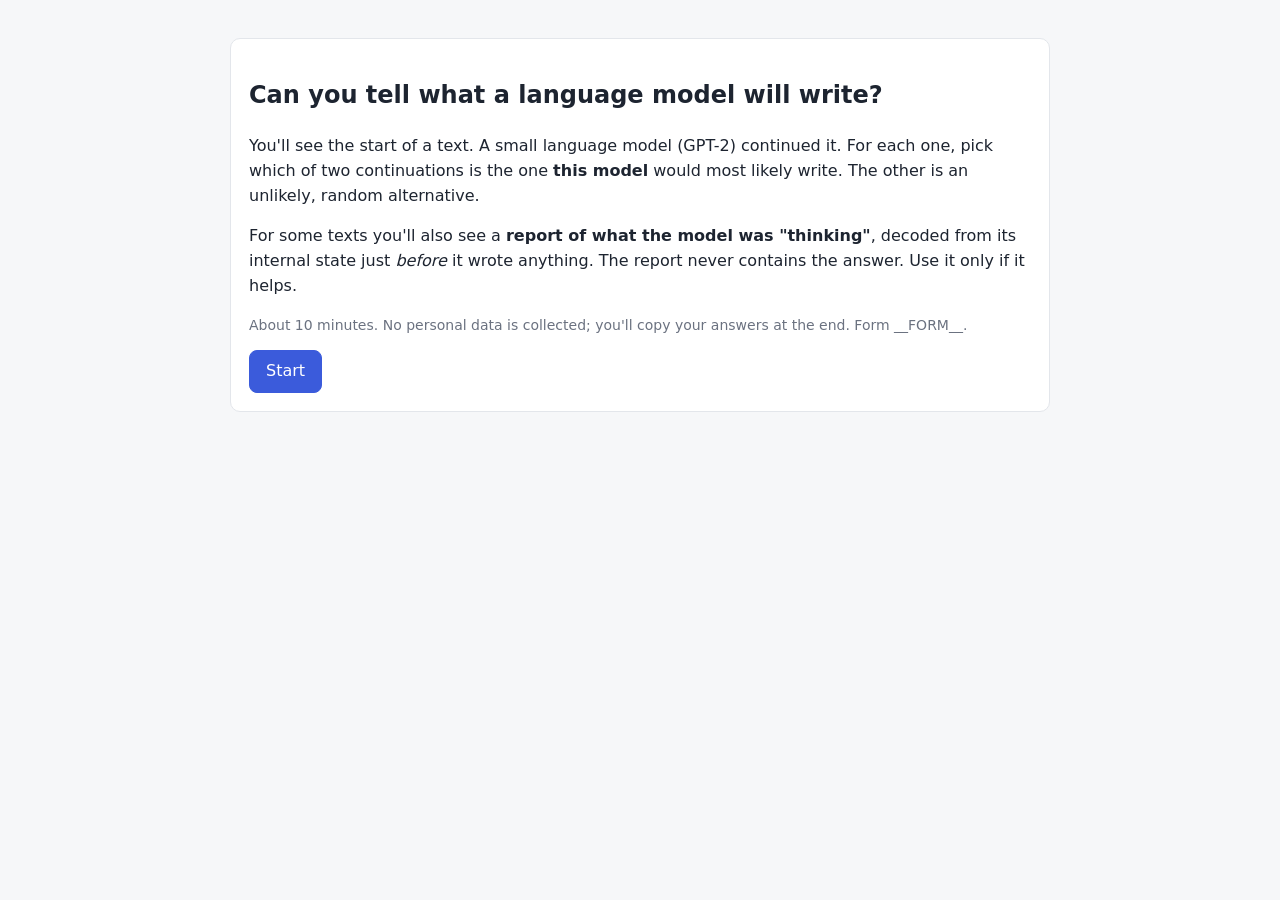
<file: study/pilot_template.html>
<!doctype html>
<html lang="en">
<head>
<meta charset="utf-8">
<meta name="viewport" content="width=device-width, initial-scale=1">
<title>Reading a model's mind: pilot (form __FORM__)</title>
<style>
  :root { --bg:#f6f7f9; --card:#fff; --ink:#1d2430; --muted:#6b7280; --line:#e3e6eb; --accent:#3b5bdb; --good:#2f9e44; --warn:#f08c00; --bad:#e03131; }
  @media (prefers-color-scheme: dark) { :root { --bg:#111418; --card:#1a1f26; --ink:#e6e9ee; --muted:#8b94a3; --line:#2a313b; --accent:#748ffc; } }
  body { margin:0; background:var(--bg); color:var(--ink); font:16px/1.55 system-ui, sans-serif; }
  main { max-width: 820px; margin: 0 auto; padding: 24px 16px 60px; }
  .card { background:var(--card); border:1px solid var(--line); border-radius:10px; padding:18px; margin:14px 0; }
  .prompt { font-family: ui-monospace, Consolas, monospace; font-size:15px; white-space: pre-wrap; }
  .opt { display:block; border:2px solid var(--line); border-radius:8px; padding:12px; margin:8px 0; cursor:pointer; }
  .opt.sel { border-color: var(--accent); }
  .report { border-left:4px solid var(--accent); padding-left:12px; }
  .chips span { display:inline-block; border:1px solid var(--line); border-radius:14px; padding:2px 10px; margin:2px; font-size:14px; }
  .muted { color: var(--muted); font-size: 14px; }
  button { font: inherit; padding: 8px 16px; border-radius: 8px; border: 1px solid var(--accent); background: var(--accent); color: #fff; cursor: pointer; }
  button:disabled { opacity: .4; cursor: default; }
  .conf label { margin-right: 10px; }
  textarea { width:100%; height: 140px; font-family: ui-monospace, monospace; }
</style>
</head>
<body>
<main>
  <section id="intro" class="card">
    <h1>Can you tell what a language model will write?</h1>
    <p>You'll see the start of a text. A small language model (GPT-2) continued it. For each one, pick which of two
      continuations is the one <b>this model</b> would most likely write. The other is an unlikely, random alternative.</p>
    <p>For some texts you'll also see a <b>report of what the model was "thinking"</b>, decoded from its internal state
      just <i>before</i> it wrote anything. The report never contains the answer. Use it only if it helps.</p>
    <p class="muted">About 10 minutes. No personal data is collected; you'll copy your answers at the end.
      Form __FORM__.</p>
    <button onclick="start()">Start</button>
  </section>
  <section id="q" class="card" hidden></section>
  <section id="done" class="card" hidden>
    <h2>Thank you!</h2>
    <p>Please copy the text below and send it back to the researcher.</p>
    <textarea id="results" readonly></textarea>
  </section>
</main>
<script>
const ITEMS = /*__ITEMS__*/[];
const FORM = "__FORM__";
let i = 0, choice = null, conf = null;
const responses = [];
const esc = (s) => String(s).replace(/[&<>"']/g, (c) => ({"&":"&amp;","<":"&lt;",">":"&gt;",'"':"&quot;","'":"&#39;"}[c]));

function start() { document.getElementById("intro").hidden = true; show(); }

function reportHtml(r) {
  const chips = r.themes.map((t) => `<span>${esc(t.theme)}</span>`).join("");
  return `<div class="report"><b>What the model was thinking before it answered</b>
    <p>${esc(r.overall_strength_text)}</p><p>${esc(r.summary)}</p>
    <div class="chips">${chips}</div>
    <p class="muted">${esc(r.limits[1])}</p></div>`;
}

function show() {
  const it = ITEMS[i];
  choice = null; conf = null;
  const q = document.getElementById("q");
  q.hidden = false;
  q.innerHTML = `<p class="muted">Text ${i + 1} of ${ITEMS.length}</p>
    <div class="prompt">${esc(it.prompt)} …</div>
    ${it.show_report ? reportHtml(it.report) : ""}
    <p><b>Which continuation would this model most likely write?</b></p>
    ${it.options.map((o, k) => `<div class="opt" data-k="${k}">… ${esc(o)}</div>`).join("")}
    <p class="conf"><b>How confident are you?</b><br>
      ${[1,2,3,4,5].map((c) => `<label><input type="radio" name="c" value="${c}"> ${c}${c===1?" (guess)":c===5?" (certain)":""}</label>`).join("")}
    </p>
    <button id="next" disabled>Next</button>`;
  q.querySelectorAll(".opt").forEach((el) => el.onclick = () => {
    q.querySelectorAll(".opt").forEach((e) => e.classList.remove("sel"));
    el.classList.add("sel"); choice = +el.dataset.k; ready();
  });
  q.querySelectorAll("input[name=c]").forEach((el) => el.onchange = () => { conf = +el.value; ready(); });
  document.getElementById("next").onclick = next;
}

function ready() { document.getElementById("next").disabled = choice === null || conf === null; }

function next() {
  responses.push({ id: ITEMS[i].id, show_report: ITEMS[i].show_report, choice, confidence: conf });
  i += 1;
  if (i < ITEMS.length) return show();
  document.getElementById("q").hidden = true;
  document.getElementById("done").hidden = false;
  document.getElementById("results").value = JSON.stringify({ form: FORM, responses });
}
</script>
</body>
</html>
</file>
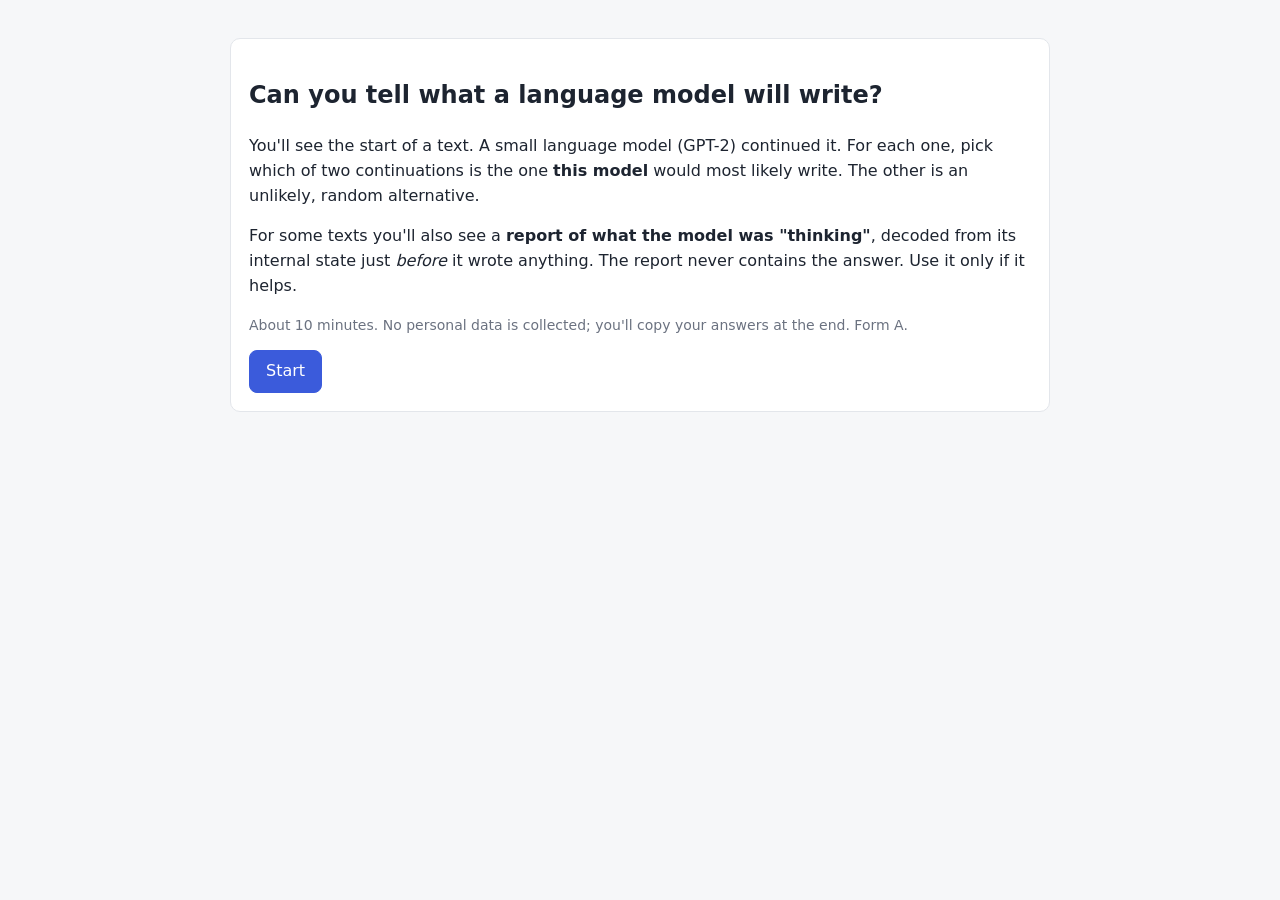
<file: study/pilot/pilot_form_A.html>
<!doctype html>
<html lang="en">
<head>
<meta charset="utf-8">
<meta name="viewport" content="width=device-width, initial-scale=1">
<title>Reading a model's mind: pilot (form A)</title>
<style>
  :root { --bg:#f6f7f9; --card:#fff; --ink:#1d2430; --muted:#6b7280; --line:#e3e6eb; --accent:#3b5bdb; --good:#2f9e44; --warn:#f08c00; --bad:#e03131; }
  @media (prefers-color-scheme: dark) { :root { --bg:#111418; --card:#1a1f26; --ink:#e6e9ee; --muted:#8b94a3; --line:#2a313b; --accent:#748ffc; } }
  body { margin:0; background:var(--bg); color:var(--ink); font:16px/1.55 system-ui, sans-serif; }
  main { max-width: 820px; margin: 0 auto; padding: 24px 16px 60px; }
  .card { background:var(--card); border:1px solid var(--line); border-radius:10px; padding:18px; margin:14px 0; }
  .prompt { font-family: ui-monospace, Consolas, monospace; font-size:15px; white-space: pre-wrap; }
  .opt { display:block; border:2px solid var(--line); border-radius:8px; padding:12px; margin:8px 0; cursor:pointer; }
  .opt.sel { border-color: var(--accent); }
  .report { border-left:4px solid var(--accent); padding-left:12px; }
  .chips span { display:inline-block; border:1px solid var(--line); border-radius:14px; padding:2px 10px; margin:2px; font-size:14px; }
  .muted { color: var(--muted); font-size: 14px; }
  button { font: inherit; padding: 8px 16px; border-radius: 8px; border: 1px solid var(--accent); background: var(--accent); color: #fff; cursor: pointer; }
  button:disabled { opacity: .4; cursor: default; }
  .conf label { margin-right: 10px; }
  textarea { width:100%; height: 140px; font-family: ui-monospace, monospace; }
</style>
</head>
<body>
<main>
  <section id="intro" class="card">
    <h1>Can you tell what a language model will write?</h1>
    <p>You'll see the start of a text. A small language model (GPT-2) continued it. For each one, pick which of two
      continuations is the one <b>this model</b> would most likely write. The other is an unlikely, random alternative.</p>
    <p>For some texts you'll also see a <b>report of what the model was "thinking"</b>, decoded from its internal state
      just <i>before</i> it wrote anything. The report never contains the answer. Use it only if it helps.</p>
    <p class="muted">About 10 minutes. No personal data is collected; you'll copy your answers at the end.
      Form A.</p>
    <button onclick="start()">Start</button>
  </section>
  <section id="q" class="card" hidden></section>
  <section id="done" class="card" hidden>
    <h2>Thank you!</h2>
    <p>Please copy the text below and send it back to the researcher.</p>
    <textarea id="results" readonly></textarea>
  </section>
</main>
<script>
const ITEMS = [{"id": 0, "prompt": "The importance of kindergartens in a student\u2019s life cannot be over-emphasized. Sadly, the world is moving towards altering the tried and tested \u2018play-based\u2019 mode to the \u2018learning-based\u2019 mode which undermines the importance of play and interactivity in these vital initiation stages of a child\u2019s life", "options": [". Earlier, it was thought that the importance of play during initiation of children from", ". The importance of kindergartens in a student\u2019s life"], "report": {"overall_strength_text": "moderate to strong signal: with this few words we can't pin it down more precisely (reliable share 22%-78%, 95% range)", "summary": "While producing this answer, the model's internal state repeatedly reflected 'learning', 'students' and 'importance' (all also present in the text). It also repeatedly reflected 'developing', 'foster', 'development', 'skills' and 'effective', which the text does not mention; this may be the model's own expectation or inference, or noise. Check before relying on it. A second, independent method (a lens that reads the same internal state without our decoder) also pointed to 'learning', 'students' and 'development', so these are the most trustworthy themes.", "themes": [{"theme": "developing", "stem": "develop", "share_of_explanations": 0.727, "tokens": [64, 65, 66, 67], "in_input": false, "named_entity": false, "mean_fve": 0.1895, "anticipated": false, "words_ahead": null, "corroborated": false}, {"theme": "learning", "stem": "learn", "share_of_explanations": 0.636, "tokens": [64, 65, 66], "in_input": true, "named_entity": false, "mean_fve": 0.2118, "anticipated": false, "words_ahead": null, "corroborated": true}, {"theme": "foster", "stem": "foster", "share_of_explanations": 0.455, "tokens": [64, 66], "in_input": false, "named_entity": false, "mean_fve": 0.2131, "anticipated": false, "words_ahead": null, "corroborated": false}, {"theme": "students", "stem": "student", "share_of_explanations": 0.455, "tokens": [64, 65, 66], "in_input": true, "named_entity": false, "mean_fve": 0.2049, "anticipated": false, "words_ahead": null, "corroborated": true}, {"theme": "development", "stem": "development", "share_of_explanations": 0.455, "tokens": [64, 65, 66, 67], "in_input": false, "named_entity": false, "mean_fve": 0.1994, "anticipated": false, "words_ahead": null, "corroborated": true}, {"theme": "skills", "stem": "skill", "share_of_explanations": 0.455, "tokens": [65, 66, 67], "in_input": false, "named_entity": false, "mean_fve": 0.1688, "anticipated": false, "words_ahead": null, "corroborated": false}, {"theme": "effective", "stem": "effective", "share_of_explanations": 0.455, "tokens": [64, 65, 66, 67], "in_input": false, "named_entity": false, "mean_fve": 0.1674, "anticipated": false, "words_ahead": null, "corroborated": false}, {"theme": "importance", "stem": "importance", "share_of_explanations": 0.364, "tokens": [64, 65, 66], "in_input": true, "named_entity": false, "mean_fve": 0.218, "anticipated": false, "words_ahead": null, "corroborated": false}], "limits": ["These are reconstructions of the model's internal state from a small, weak decoder, not the model's own words.", "Specific names, places and numbers in explanations are usually invented; trust recurring themes, not details.", "A theme 'not in the text' may be the model's own expectation, or noise; treat it as a lead to check, not a fact.", "Signal strength compares each read with reads of the wrong text; 'none' means no evidence either way.", "'Seen before it was written' can mean the topic simply made it predictable: in tests this reader names the upcoming word 7x more often than chance, but about as often as a summary of the text so far does."], "coverage_text": "Reliable reads on 4 of 8 answer tokens (this tool typically gets 36%).", "consistency": {"score": 0.375, "split_half_jaccard": 0.231, "label": "medium", "text": "Repeatability: medium. If the model were read again, roughly 38% of these themes would be expected to recur (split-half estimate)."}, "lens_leaning": [{"word": "life", "share_of_tokens": 0.625}, {"word": "development", "share_of_tokens": 0.375}, {"word": "experience", "share_of_tokens": 0.375}, {"word": "without", "share_of_tokens": 0.25}, {"word": "through", "share_of_tokens": 0.25}, {"word": "until", "share_of_tokens": 0.25}, {"word": "human", "share_of_tokens": 0.25}, {"word": "learning", "share_of_tokens": 0.25}]}, "show_report": true}, {"id": 1, "prompt": "Tall fescue is a cool-season, bunch-type grass that grows with course to medium textured leaves. Adapted to a wide range of soil conditions but performs best in moist, well drained soils. Good heat and drought tolerance (for a cool-season grass) and poor cold tolerance makes this species a good choice for transition zone lawns. It will stay green year-round in the transition zone if watered.\nIt will winter kill when planted", "options": [". $6,900 per year as per USDA 'Great thing about", "in a dry, well drained soil. It will grow in a dry,"], "report": {"overall_strength_text": "moderate to strong signal: with this few words we can't pin it down more precisely (reliable share 22%-78%, 95% range)", "summary": "While producing this answer, the model's internal state repeatedly reflected 'plants', 'types' and 'winter' (all also present in the text). It also repeatedly reflected 'perennials', 'areas', 'common', 'climates' and 'different', which the text does not mention; this may be the model's own expectation or inference, or noise. Check before relying on it. A second, independent method (a lens that reads the same internal state without our decoder) also pointed to 'plants' and 'winter', so these are the most trustworthy themes. Some ideas showed up in the model's internal state before it wrote them: 'plants (7 words early)' and 'winter (4 words early)'. This suggests it was already heading there.", "themes": [{"theme": "plants", "stem": "plant", "share_of_explanations": 0.875, "tokens": [86, 88, 92, 93], "in_input": true, "named_entity": false, "mean_fve": 0.1827, "anticipated": true, "words_ahead": 7, "corroborated": true}, {"theme": "perennials", "stem": "perennial", "share_of_explanations": 0.5, "tokens": [86, 93], "in_input": false, "named_entity": false, "mean_fve": 0.1961, "anticipated": false, "words_ahead": null, "corroborated": false}, {"theme": "types", "stem": "typ", "share_of_explanations": 0.5, "tokens": [86, 92, 93], "in_input": true, "named_entity": false, "mean_fve": 0.1792, "anticipated": false, "words_ahead": null, "corroborated": false}, {"theme": "areas", "stem": "area", "share_of_explanations": 0.375, "tokens": [86], "in_input": false, "named_entity": false, "mean_fve": 0.2484, "anticipated": false, "words_ahead": null, "corroborated": false}, {"theme": "common", "stem": "common", "share_of_explanations": 0.375, "tokens": [86, 88], "in_input": false, "named_entity": false, "mean_fve": 0.2329, "anticipated": false, "words_ahead": null, "corroborated": false}, {"theme": "climates", "stem": "climat", "share_of_explanations": 0.375, "tokens": [86, 92, 93], "in_input": false, "named_entity": false, "mean_fve": 0.1906, "anticipated": false, "words_ahead": null, "corroborated": false}, {"theme": "different", "stem": "different", "share_of_explanations": 0.375, "tokens": [86, 92, 93], "in_input": false, "named_entity": false, "mean_fve": 0.186, "anticipated": false, "words_ahead": null, "corroborated": false}, {"theme": "winter", "stem": "winter", "share_of_explanations": 0.375, "tokens": [86, 92], "in_input": true, "named_entity": false, "mean_fve": 0.1803, "anticipated": true, "words_ahead": 4, "corroborated": true}], "limits": ["These are reconstructions of the model's internal state from a small, weak decoder, not the model's own words.", "Specific names, places and numbers in explanations are usually invented; trust recurring themes, not details.", "A theme 'not in the text' may be the model's own expectation, or noise; treat it as a lead to check, not a fact.", "Signal strength compares each read with reads of the wrong text; 'none' means no evidence either way.", "'Seen before it was written' can mean the topic simply made it predictable: in tests this reader names the upcoming word 7x more often than chance, but about as often as a summary of the text so far does."], "coverage_text": "Reliable reads on 4 of 8 answer tokens (this tool typically gets 36%).", "consistency": {"score": 0.0, "split_half_jaccard": 0.0, "label": "low", "text": "Repeatability: low. If the model were read again, roughly 0% of these themes would be expected to recur (split-half estimate)."}, "lens_leaning": [{"word": "through", "share_of_tokens": 0.375}, {"word": "recommended", "share_of_tokens": 0.25}, {"word": "posted", "share_of_tokens": 0.25}, {"word": "under", "share_of_tokens": 0.25}, {"word": "out", "share_of_tokens": 0.25}, {"word": "outside", "share_of_tokens": 0.25}, {"word": "off", "share_of_tokens": 0.25}, {"word": "during", "share_of_tokens": 0.25}]}, "show_report": false}, {"id": 2, "prompt": "Phasing out traditional coal power is essential for Canadians and people around the world to enjoy clean air, healthy communities, a safe climate, and cleaner economic growth.\nCanada\u2019s Minister of Environment and Climate Change, Catherine McKenna, and the UK\u2019s Minister of State for Energy and Clean", "options": ["Energy, Greg Clark, have announced a new plan to reduce carbon emissions by 20", "Energy, Mark Mariston, have made the initial commitment to eliminate 2030 greenhouse gas"], "report": {"overall_strength_text": "no reliable signal: no better than a description of some other text", "summary": "The reader found no reliable signal for this answer: its explanations were no better than descriptions of unrelated text. Do not draw conclusions from them.", "themes": [], "limits": ["These are reconstructions of the model's internal state from a small, weak decoder, not the model's own words.", "Specific names, places and numbers in explanations are usually invented; trust recurring themes, not details.", "A theme 'not in the text' may be the model's own expectation, or noise; treat it as a lead to check, not a fact.", "Signal strength compares each read with reads of the wrong text; 'none' means no evidence either way.", "'Seen before it was written' can mean the topic simply made it predictable: in tests this reader names the upcoming word 7x more often than chance, but about as often as a summary of the text so far does."], "coverage_text": "Reliable reads on 0 of 8 answer tokens (this tool typically gets 36%).", "consistency": {"score": null, "label": "unknown", "text": "Not enough reads to estimate how repeatable this report is (use 2+ samples)."}, "lens_leaning": [{"word": "health", "share_of_tokens": 0.5}, {"word": "energy", "share_of_tokens": 0.5}, {"word": "communications", "share_of_tokens": 0.5}, {"word": "security", "share_of_tokens": 0.5}, {"word": "minister", "share_of_tokens": 0.375}, {"word": "general", "share_of_tokens": 0.375}, {"word": "environment", "share_of_tokens": 0.375}, {"word": "secretary", "share_of_tokens": 0.25}]}, "show_report": true}, {"id": 3, "prompt": "The lottery is a type of gambling that involves picking a series of numbers. The prizes in a lottery can be huge, with jackpots often exceeding the cost of a ticket.\nHistorically, lotteries have been used to raise money for a wide variety of purposes. During the Revolutionary War, for", "options": ["example, the government used a lottery to raise money for the war effort.", "example, the fund for tax relief was, quite rightly, invested in both prisoners"], "report": {"overall_strength_text": "weak to strong signal: with this few words we can't pin it down more precisely (reliable share 14%-69%, 95% range)", "summary": "While producing this answer, the model's internal state repeatedly reflected 'during' and 'war' (all also present in the text). It also repeatedly reflected 'period', 'modern', 'early' and 'against', which the text does not mention; this may be the model's own expectation or inference, or noise. Check before relying on it. A second, independent method (a lens that reads the same internal state without our decoder) also pointed to 'during', 'period' and 'early', so these are the most trustworthy themes. Some ideas showed up in the model's internal state before it wrote them: 'during (1 words early)'. This suggests it was already heading there. Explanations also kept naming 'American' (found by our decoder only), which the text never mentions. Treat this as an association the model made (the kind of setting it linked the text to), not as a fact it knows.", "themes": [{"theme": "during", "stem": "dur", "share_of_explanations": 0.667, "tokens": [54, 56, 59], "in_input": true, "named_entity": false, "mean_fve": 0.309, "anticipated": true, "words_ahead": 1, "corroborated": true}, {"theme": "american", "stem": "american", "share_of_explanations": 0.556, "tokens": [56, 59], "in_input": false, "named_entity": true, "mean_fve": 0.309, "anticipated": false, "words_ahead": null, "corroborated": false}, {"theme": "period", "stem": "period", "share_of_explanations": 0.444, "tokens": [56, 59], "in_input": false, "named_entity": false, "mean_fve": 0.3141, "anticipated": false, "words_ahead": null, "corroborated": true}, {"theme": "modern", "stem": "modern", "share_of_explanations": 0.444, "tokens": [54, 56], "in_input": false, "named_entity": false, "mean_fve": 0.2883, "anticipated": false, "words_ahead": null, "corroborated": false}, {"theme": "early", "stem": "early", "share_of_explanations": 0.444, "tokens": [54, 56], "in_input": false, "named_entity": false, "mean_fve": 0.27, "anticipated": false, "words_ahead": null, "corroborated": true}, {"theme": "war", "stem": "war", "share_of_explanations": 0.333, "tokens": [59], "in_input": true, "named_entity": true, "mean_fve": 0.3165, "anticipated": false, "words_ahead": null, "corroborated": true}, {"theme": "against", "stem": "against", "share_of_explanations": 0.333, "tokens": [59], "in_input": false, "named_entity": false, "mean_fve": 0.3165, "anticipated": false, "words_ahead": null, "corroborated": false}], "limits": ["These are reconstructions of the model's internal state from a small, weak decoder, not the model's own words.", "Specific names, places and numbers in explanations are usually invented; trust recurring themes, not details.", "A theme 'not in the text' may be the model's own expectation, or noise; treat it as a lead to check, not a fact.", "Signal strength compares each read with reads of the wrong text; 'none' means no evidence either way.", "'Seen before it was written' can mean the topic simply made it predictable: in tests this reader names the upcoming word 7x more often than chance, but about as often as a summary of the text so far does."], "coverage_text": "Reliable reads on 3 of 8 answer tokens (this tool typically gets 36%).", "consistency": {"score": 0.545, "split_half_jaccard": 0.375, "label": "medium", "text": "Repeatability: medium. If the model were read again, roughly 55% of these themes would be expected to recur (split-half estimate)."}, "lens_leaning": [{"word": "during", "share_of_tokens": 0.5}, {"word": "era", "share_of_tokens": 0.5}, {"word": "many", "share_of_tokens": 0.375}, {"word": "years", "share_of_tokens": 0.375}, {"word": "new", "share_of_tokens": 0.375}, {"word": "period", "share_of_tokens": 0.375}, {"word": "through", "share_of_tokens": 0.25}, {"word": "first", "share_of_tokens": 0.25}]}, "show_report": false}, {"id": 4, "prompt": "Center for Biological Diversity\nProtecting endangered species and wild\nplaces of western North America\nFor Immediate Release:\nMay 1, 2001\nENDANGERED ARROYO TOADS CONFIRMED ON NEWHALL HOLDINGS\nGROUPS SUE TO HALT DESTRUCTION OF HABITAT ALONG SANTA CLARA RIVER.\nLos Angeles-The Center for Biological Diversity and Friends of", "options": ["the San Bernardino River Valley (CBDV) are pleased to announce that the", "Santa Clarita (CAFCD) mailed an email Thursday to celebrate a new"], "report": {"overall_strength_text": "weak to moderate signal: with this few words we can't pin it down more precisely (reliable share 2%-47%, 95% range)", "summary": "While producing this answer, the model's internal state repeatedly reflected 'protecting' (all also present in the text). It also repeatedly reflected 'water', 'monitoring', 'efforts' and 'report', which the text does not mention; this may be the model's own expectation or inference, or noise. Check before relying on it. A second, independent method (a lens that reads the same internal state without our decoder) also pointed to 'water', so these are the most trustworthy themes. The model genuinely associated the text with 'National': both our decoder and the independent lens found it, though the text never mentions it. That shows what the model linked the text to, not that it is true.", "themes": [{"theme": "water", "stem": "water", "share_of_explanations": 1.0, "tokens": [85], "in_input": false, "named_entity": false, "mean_fve": 0.2188, "anticipated": false, "words_ahead": null, "corroborated": true}, {"theme": "monitoring", "stem": "monitor", "share_of_explanations": 1.0, "tokens": [85], "in_input": false, "named_entity": false, "mean_fve": 0.2188, "anticipated": false, "words_ahead": null, "corroborated": false}, {"theme": "efforts", "stem": "effort", "share_of_explanations": 0.667, "tokens": [85], "in_input": false, "named_entity": false, "mean_fve": 0.242, "anticipated": false, "words_ahead": null, "corroborated": false}, {"theme": "protecting", "stem": "protect", "share_of_explanations": 0.667, "tokens": [85], "in_input": true, "named_entity": false, "mean_fve": 0.242, "anticipated": false, "words_ahead": null, "corroborated": false}, {"theme": "national", "stem": "national", "share_of_explanations": 0.667, "tokens": [85], "in_input": false, "named_entity": true, "mean_fve": 0.1956, "anticipated": false, "words_ahead": null, "corroborated": true}, {"theme": "report", "stem": "report", "share_of_explanations": 0.667, "tokens": [85], "in_input": false, "named_entity": false, "mean_fve": 0.1956, "anticipated": false, "words_ahead": null, "corroborated": false}], "limits": ["These are reconstructions of the model's internal state from a small, weak decoder, not the model's own words.", "Specific names, places and numbers in explanations are usually invented; trust recurring themes, not details.", "A theme 'not in the text' may be the model's own expectation, or noise; treat it as a lead to check, not a fact.", "Signal strength compares each read with reads of the wrong text; 'none' means no evidence either way.", "'Seen before it was written' can mean the topic simply made it predictable: in tests this reader names the upcoming word 7x more often than chance, but about as often as a summary of the text so far does."], "coverage_text": "Reliable reads on 1 of 8 answer tokens (this tool typically gets 36%).", "consistency": {"score": null, "label": "unknown", "text": "Not enough reads to estimate how repeatable this report is (use 2+ samples)."}, "lens_leaning": [{"word": "international", "share_of_tokens": 0.375}, {"word": "human", "share_of_tokens": 0.375}, {"word": "new", "share_of_tokens": 0.25}, {"word": "city", "share_of_tokens": 0.25}, {"word": "national", "share_of_tokens": 0.25}, {"word": "says", "share_of_tokens": 0.25}, {"word": "against", "share_of_tokens": 0.25}, {"word": "said", "share_of_tokens": 0.25}]}, "show_report": true}, {"id": 5, "prompt": "addition to your Free mattress\nAllergen test we will also check\nyour room for temperature and humidity levels. Humidity is a very important\nfactor in the fight against dust mites.\nWhat is Humidity?\nIn simple terms, humidity is a measure of how much moisture is in the air.\nThe most commonly used term for humidity is", "options": ["\"humidity\". Humidity is measured in units of air volume.", "an \"cawing term.\" Like the name would imply, this term"], "report": {"overall_strength_text": "weak to strong signal: with this few words we can't pin it down more precisely (reliable share 7%-59%, 95% range)", "summary": "While producing this answer, the model's internal state repeatedly reflected 'measure' and 'used' (all also present in the text). It also repeatedly reflected 'amount', 'energy', 'measurements', 'importance', 'specific' and 'consuming', which the text does not mention; this may be the model's own expectation or inference, or noise. Check before relying on it. A second, independent method (a lens that reads the same internal state without our decoder) also pointed to 'measure', 'amount', 'measurements' and 'used', so these are the most trustworthy themes. Some ideas showed up in the model's internal state before it wrote them: 'used (3 words early)'. This suggests it was already heading there.", "themes": [{"theme": "measure", "stem": "measur", "share_of_explanations": 0.667, "tokens": [65, 70], "in_input": true, "named_entity": false, "mean_fve": 0.2156, "anticipated": false, "words_ahead": null, "corroborated": true}, {"theme": "amount", "stem": "amount", "share_of_explanations": 0.5, "tokens": [65], "in_input": false, "named_entity": false, "mean_fve": 0.3063, "anticipated": false, "words_ahead": null, "corroborated": true}, {"theme": "energy", "stem": "energy", "share_of_explanations": 0.5, "tokens": [65, 70], "in_input": false, "named_entity": false, "mean_fve": 0.2536, "anticipated": false, "words_ahead": null, "corroborated": false}, {"theme": "measurements", "stem": "measurement", "share_of_explanations": 0.5, "tokens": [65, 70], "in_input": false, "named_entity": false, "mean_fve": 0.2454, "anticipated": false, "words_ahead": null, "corroborated": true}, {"theme": "used", "stem": "used", "share_of_explanations": 0.5, "tokens": [65, 70], "in_input": true, "named_entity": false, "mean_fve": 0.2028, "anticipated": true, "words_ahead": 3, "corroborated": true}, {"theme": "importance", "stem": "importance", "share_of_explanations": 0.333, "tokens": [65], "in_input": false, "named_entity": false, "mean_fve": 0.3328, "anticipated": false, "words_ahead": null, "corroborated": false}, {"theme": "specific", "stem": "specific", "share_of_explanations": 0.333, "tokens": [65, 70], "in_input": false, "named_entity": false, "mean_fve": 0.2769, "anticipated": false, "words_ahead": null, "corroborated": false}, {"theme": "consuming", "stem": "consum", "share_of_explanations": 0.333, "tokens": [65, 70], "in_input": false, "named_entity": false, "mean_fve": 0.2537, "anticipated": false, "words_ahead": null, "corroborated": false}], "limits": ["These are reconstructions of the model's internal state from a small, weak decoder, not the model's own words.", "Specific names, places and numbers in explanations are usually invented; trust recurring themes, not details.", "A theme 'not in the text' may be the model's own expectation, or noise; treat it as a lead to check, not a fact.", "Signal strength compares each read with reads of the wrong text; 'none' means no evidence either way.", "'Seen before it was written' can mean the topic simply made it predictable: in tests this reader names the upcoming word 7x more often than chance, but about as often as a summary of the text so far does."], "coverage_text": "Reliable reads on 2 of 8 answer tokens (this tool typically gets 36%).", "consistency": {"score": 0.0, "split_half_jaccard": 0.0, "label": "low", "text": "Repeatability: low. If the model were read again, roughly 0% of these themes would be expected to recur (split-half estimate)."}, "lens_leaning": [{"word": "used", "share_of_tokens": 0.375}, {"word": "term", "share_of_tokens": 0.25}, {"word": "common", "share_of_tokens": 0.25}, {"word": "popular", "share_of_tokens": 0.25}, {"word": "available", "share_of_tokens": 0.25}, {"word": "metric", "share_of_tokens": 0.25}, {"word": "measurement", "share_of_tokens": 0.25}, {"word": "word", "share_of_tokens": 0.25}]}, "show_report": false}, {"id": 6, "prompt": "Broadcast on \"Coast to Coast\": January 9, 2003\nAA: I'm Avi Arditti with Rosanne Skirble, and this week on Wordmaster, we meet an English teacher", "options": ["named Salton Simon, who came to America from Germany in 1972 and was willing", "who is a teacher of English. She's a teacher of English at the University"], "report": {"overall_strength_text": "weak to strong signal: with this few words we can't pin it down more precisely (reliable share 14%-69%, 95% range)", "summary": "It also repeatedly reflected 'romantic', 'loved', 'first', 'topics', 'related', 'listing', 'information' and 'podcasts', which the text does not mention; this may be the model's own expectation or inference, or noise. Check before relying on it. A second, independent method (a lens that reads the same internal state without our decoder) also pointed to 'podcasts', so these are the most trustworthy themes.", "themes": [{"theme": "romantic", "stem": "romantic", "share_of_explanations": 0.333, "tokens": [41], "in_input": false, "named_entity": false, "mean_fve": 0.2023, "anticipated": false, "words_ahead": null, "corroborated": false}, {"theme": "loved", "stem": "lov", "share_of_explanations": 0.333, "tokens": [41], "in_input": false, "named_entity": false, "mean_fve": 0.2023, "anticipated": false, "words_ahead": null, "corroborated": false}, {"theme": "first", "stem": "first", "share_of_explanations": 0.333, "tokens": [35, 36, 41], "in_input": false, "named_entity": false, "mean_fve": 0.1688, "anticipated": false, "words_ahead": null, "corroborated": false}, {"theme": "topics", "stem": "topic", "share_of_explanations": 0.333, "tokens": [35, 36], "in_input": false, "named_entity": false, "mean_fve": 0.1565, "anticipated": false, "words_ahead": null, "corroborated": false}, {"theme": "related", "stem": "relat", "share_of_explanations": 0.333, "tokens": [35, 36], "in_input": false, "named_entity": false, "mean_fve": 0.1553, "anticipated": false, "words_ahead": null, "corroborated": false}, {"theme": "listing", "stem": "list", "share_of_explanations": 0.333, "tokens": [35], "in_input": false, "named_entity": false, "mean_fve": 0.1533, "anticipated": false, "words_ahead": null, "corroborated": false}, {"theme": "information", "stem": "information", "share_of_explanations": 0.333, "tokens": [35, 36], "in_input": false, "named_entity": false, "mean_fve": 0.1533, "anticipated": false, "words_ahead": null, "corroborated": false}, {"theme": "podcasts", "stem": "podcast", "share_of_explanations": 0.333, "tokens": [35, 36], "in_input": false, "named_entity": false, "mean_fve": 0.1527, "anticipated": false, "words_ahead": null, "corroborated": true}], "limits": ["These are reconstructions of the model's internal state from a small, weak decoder, not the model's own words.", "Specific names, places and numbers in explanations are usually invented; trust recurring themes, not details.", "A theme 'not in the text' may be the model's own expectation, or noise; treat it as a lead to check, not a fact.", "Signal strength compares each read with reads of the wrong text; 'none' means no evidence either way.", "'Seen before it was written' can mean the topic simply made it predictable: in tests this reader names the upcoming word 7x more often than chance, but about as often as a summary of the text so far does."], "coverage_text": "Reliable reads on 3 of 8 answer tokens (this tool typically gets 36%).", "consistency": {"score": 0.0, "split_half_jaccard": 0.0, "label": "low", "text": "Repeatability: low. If the model were read again, roughly 0% of these themes would be expected to recur (split-half estimate)."}, "lens_leaning": [{"word": "mark", "share_of_tokens": 0.375}, {"word": "press", "share_of_tokens": 0.25}, {"word": "news", "share_of_tokens": 0.25}, {"word": "talk", "share_of_tokens": 0.25}, {"word": "here", "share_of_tokens": 0.25}, {"word": "mike", "share_of_tokens": 0.25}, {"word": "new", "share_of_tokens": 0.25}, {"word": "teacher", "share_of_tokens": 0.25}]}, "show_report": true}, {"id": 7, "prompt": "A CHANGE OF GOVERNMENT\nThe 1985-1990 Plan\nIn 1986, when general elections took place for the sixth time since independence, the 15-Year Plan for Educational Development 1968-1983 had completed its execution period. The Ministry of Education developed a new plan for 1985-90 that was based on the results of an", "options": ["independent study of the educational system in the country. The plan was based on the", "exhaustive recall of over 1,300 schools from previous nine-year terms. In"], "report": {"overall_strength_text": "moderate to strong signal: with this few words we can't pin it down more precisely (reliable share 31%-86%, 95% range)", "summary": "It also repeatedly reflected 'implementation', 'implementing', 'framework', 'during', 'parliamentary', 'reform', 'constitution' and 'national', which the text does not mention; this may be the model's own expectation or inference, or noise. Check before relying on it.", "themes": [{"theme": "implementation", "stem": "implementation", "share_of_explanations": 0.5, "tokens": [59, 60, 62, 63], "in_input": false, "named_entity": false, "mean_fve": 0.2548, "anticipated": false, "words_ahead": null, "corroborated": false}, {"theme": "implementing", "stem": "implement", "share_of_explanations": 0.429, "tokens": [59, 60, 62, 63], "in_input": false, "named_entity": false, "mean_fve": 0.2476, "anticipated": false, "words_ahead": null, "corroborated": false}, {"theme": "framework", "stem": "framework", "share_of_explanations": 0.357, "tokens": [60, 62, 63], "in_input": false, "named_entity": false, "mean_fve": 0.2792, "anticipated": false, "words_ahead": null, "corroborated": false}, {"theme": "during", "stem": "dur", "share_of_explanations": 0.357, "tokens": [60, 62, 63, 65], "in_input": false, "named_entity": false, "mean_fve": 0.2487, "anticipated": false, "words_ahead": null, "corroborated": false}, {"theme": "parliamentary", "stem": "parliament", "share_of_explanations": 0.357, "tokens": [60, 62, 65], "in_input": false, "named_entity": false, "mean_fve": 0.2103, "anticipated": false, "words_ahead": null, "corroborated": false}, {"theme": "reform", "stem": "reform", "share_of_explanations": 0.357, "tokens": [59, 60, 62], "in_input": false, "named_entity": false, "mean_fve": 0.2091, "anticipated": false, "words_ahead": null, "corroborated": false}, {"theme": "constitution", "stem": "constitution", "share_of_explanations": 0.286, "tokens": [60, 62, 63], "in_input": false, "named_entity": false, "mean_fve": 0.2922, "anticipated": false, "words_ahead": null, "corroborated": false}, {"theme": "national", "stem": "nation", "share_of_explanations": 0.286, "tokens": [60, 62, 63], "in_input": false, "named_entity": false, "mean_fve": 0.2689, "anticipated": false, "words_ahead": null, "corroborated": false}], "limits": ["These are reconstructions of the model's internal state from a small, weak decoder, not the model's own words.", "Specific names, places and numbers in explanations are usually invented; trust recurring themes, not details.", "A theme 'not in the text' may be the model's own expectation, or noise; treat it as a lead to check, not a fact.", "Signal strength compares each read with reads of the wrong text; 'none' means no evidence either way.", "'Seen before it was written' can mean the topic simply made it predictable: in tests this reader names the upcoming word 7x more often than chance, but about as often as a summary of the text so far does."], "coverage_text": "Reliable reads on 5 of 8 answer tokens (this tool typically gets 36%).", "consistency": {"score": 0.25, "split_half_jaccard": 0.143, "label": "low", "text": "Repeatability: low. If the model were read again, roughly 25% of these themes would be expected to recur (split-half estimate)."}, "lens_leaning": [{"word": "previous", "share_of_tokens": 0.375}, {"word": "earlier", "share_of_tokens": 0.375}, {"word": "made", "share_of_tokens": 0.25}, {"word": "based", "share_of_tokens": 0.25}, {"word": "principles", "share_of_tokens": 0.25}, {"word": "three", "share_of_tokens": 0.25}, {"word": "existing", "share_of_tokens": 0.25}, {"word": "several", "share_of_tokens": 0.25}]}, "show_report": false}, {"id": 8, "prompt": "What's At Stake?\u2014 Why Computers Matter\nto Your Child\nThe information age is arriving\nat lightning speed. Children and young people are among\nthe most active citizens of the new era, and are often\nfirst in their family to\nthe new media.", "options": ["How is this relevant to how we interact with our Now 3D glasses?", "The Internet is the new media, and it's the new media that will"], "report": {"overall_strength_text": "weak to strong signal: with this few words we can't pin it down more precisely (reliable share 14%-69%, 95% range)", "summary": "While producing this answer, the model's internal state repeatedly reflected 'people' and 'media' (all also present in the text). It also repeatedly reflected 'trends', 'behaviors', 'consumer', 'importance', 'habits' and 'influenced', which the text does not mention; this may be the model's own expectation or inference, or noise. Check before relying on it. Some ideas showed up in the model's internal state before it wrote them: 'media (4 words early)'. This suggests it was already heading there.", "themes": [{"theme": "people", "stem": "people", "share_of_explanations": 0.444, "tokens": [50, 54, 55], "in_input": true, "named_entity": false, "mean_fve": 0.3096, "anticipated": false, "words_ahead": null, "corroborated": false}, {"theme": "media", "stem": "media", "share_of_explanations": 0.444, "tokens": [50, 54], "in_input": true, "named_entity": false, "mean_fve": 0.2431, "anticipated": true, "words_ahead": 4, "corroborated": false}, {"theme": "trends", "stem": "trend", "share_of_explanations": 0.333, "tokens": [55], "in_input": false, "named_entity": false, "mean_fve": 0.3588, "anticipated": false, "words_ahead": null, "corroborated": false}, {"theme": "behaviors", "stem": "behavior", "share_of_explanations": 0.333, "tokens": [54, 55], "in_input": false, "named_entity": false, "mean_fve": 0.3378, "anticipated": false, "words_ahead": null, "corroborated": false}, {"theme": "consumer", "stem": "consumer", "share_of_explanations": 0.333, "tokens": [54, 55], "in_input": false, "named_entity": false, "mean_fve": 0.3338, "anticipated": false, "words_ahead": null, "corroborated": false}, {"theme": "importance", "stem": "importance", "share_of_explanations": 0.333, "tokens": [50, 55], "in_input": false, "named_entity": false, "mean_fve": 0.3063, "anticipated": false, "words_ahead": null, "corroborated": false}, {"theme": "habits", "stem": "habit", "share_of_explanations": 0.333, "tokens": [50, 55], "in_input": false, "named_entity": false, "mean_fve": 0.2973, "anticipated": false, "words_ahead": null, "corroborated": false}, {"theme": "influenced", "stem": "influenc", "share_of_explanations": 0.333, "tokens": [54, 55], "in_input": false, "named_entity": false, "mean_fve": 0.2747, "anticipated": false, "words_ahead": null, "corroborated": false}], "limits": ["These are reconstructions of the model's internal state from a small, weak decoder, not the model's own words.", "Specific names, places and numbers in explanations are usually invented; trust recurring themes, not details.", "A theme 'not in the text' may be the model's own expectation, or noise; treat it as a lead to check, not a fact.", "Signal strength compares each read with reads of the wrong text; 'none' means no evidence either way.", "'Seen before it was written' can mean the topic simply made it predictable: in tests this reader names the upcoming word 7x more often than chance, but about as often as a summary of the text so far does."], "coverage_text": "Reliable reads on 3 of 8 answer tokens (this tool typically gets 36%).", "consistency": {"score": 0.364, "split_half_jaccard": 0.222, "label": "medium", "text": "Repeatability: medium. If the model were read again, roughly 36% of these themes would be expected to recur (split-half estimate)."}, "lens_leaning": [{"word": "class", "share_of_tokens": 0.25}, {"word": "generation", "share_of_tokens": 0.25}, {"word": "work", "share_of_tokens": 0.25}, {"word": "world", "share_of_tokens": 0.25}, {"word": "country", "share_of_tokens": 0.125}, {"word": "family", "share_of_tokens": 0.125}, {"word": "school", "share_of_tokens": 0.125}, {"word": "peers", "share_of_tokens": 0.125}]}, "show_report": true}, {"id": 9, "prompt": "Feb. 6, 2005 The Hubble Space Telescope's latest image of the star V838 Monocerotis (V838 Mon) reveals", "options": ["more details about a wave-stressed property of the star, more details about", "a bright, bright star that is about 1.5 times brighter than the Sun"], "report": {"overall_strength_text": "weak to strong signal: with this few words we can't pin it down more precisely (reliable share 7%-59%, 95% range)", "summary": "While producing this answer, the model's internal state repeatedly reflected 'image' and 'images' (all also present in the text). It also repeatedly reflected 'discovery', 'asteroid', 'moons', 'object' and 'astronomer', which the text does not mention; this may be the model's own expectation or inference, or noise. Check before relying on it. A second, independent method (a lens that reads the same internal state without our decoder) also pointed to 'moons', so these are the most trustworthy themes. Explanations also kept naming 'Cassini' (found by our decoder only), which the text never mentions. Treat this as an association the model made (the kind of setting it linked the text to), not as a fact it knows.", "themes": [{"theme": "image", "stem": "image", "share_of_explanations": 0.6, "tokens": [28, 29], "in_input": true, "named_entity": false, "mean_fve": 0.1484, "anticipated": false, "words_ahead": null, "corroborated": false}, {"theme": "discovery", "stem": "discovery", "share_of_explanations": 0.4, "tokens": [29], "in_input": false, "named_entity": false, "mean_fve": 0.2495, "anticipated": false, "words_ahead": null, "corroborated": false}, {"theme": "asteroid", "stem": "asteroid", "share_of_explanations": 0.4, "tokens": [28, 29], "in_input": false, "named_entity": false, "mean_fve": 0.2322, "anticipated": false, "words_ahead": null, "corroborated": false}, {"theme": "moons", "stem": "moon", "share_of_explanations": 0.4, "tokens": [28, 29], "in_input": false, "named_entity": false, "mean_fve": 0.2322, "anticipated": false, "words_ahead": null, "corroborated": true}, {"theme": "images", "stem": "imag", "share_of_explanations": 0.4, "tokens": [28, 29], "in_input": true, "named_entity": false, "mean_fve": 0.2322, "anticipated": false, "words_ahead": null, "corroborated": false}, {"theme": "cassini", "stem": "cassini", "share_of_explanations": 0.4, "tokens": [28, 29], "in_input": false, "named_entity": true, "mean_fve": 0.2131, "anticipated": false, "words_ahead": null, "corroborated": false}, {"theme": "object", "stem": "object", "share_of_explanations": 0.4, "tokens": [28, 29], "in_input": false, "named_entity": false, "mean_fve": 0.2131, "anticipated": false, "words_ahead": null, "corroborated": false}, {"theme": "astronomer", "stem": "astronomer", "share_of_explanations": 0.4, "tokens": [28, 29], "in_input": false, "named_entity": false, "mean_fve": 0.1786, "anticipated": false, "words_ahead": null, "corroborated": false}], "limits": ["These are reconstructions of the model's internal state from a small, weak decoder, not the model's own words.", "Specific names, places and numbers in explanations are usually invented; trust recurring themes, not details.", "A theme 'not in the text' may be the model's own expectation, or noise; treat it as a lead to check, not a fact.", "Signal strength compares each read with reads of the wrong text; 'none' means no evidence either way.", "'Seen before it was written' can mean the topic simply made it predictable: in tests this reader names the upcoming word 7x more often than chance, but about as often as a summary of the text so far does."], "coverage_text": "Reliable reads on 2 of 8 answer tokens (this tool typically gets 36%).", "consistency": {"score": 0.0, "split_half_jaccard": 0.0, "label": "low", "text": "Repeatability: low. If the model were read again, roughly 0% of these themes would be expected to recur (split-half estimate)."}, "lens_leaning": [{"word": "found", "share_of_tokens": 0.25}, {"word": "appeared", "share_of_tokens": 0.25}, {"word": "iii", "share_of_tokens": 0.25}, {"word": "released", "share_of_tokens": 0.25}, {"word": "began", "share_of_tokens": 0.25}, {"word": "mon", "share_of_tokens": 0.25}, {"word": "moon", "share_of_tokens": 0.25}, {"word": "located", "share_of_tokens": 0.125}]}, "show_report": false}, {"id": 10, "prompt": "Light Therapy Diagnostic Indications and Contraindications\nThe chief indication for light therapy is seasonal affective disorder (SAD) (Rosenthal et al. 1984) or, as classified in DSM-IV (American Psychiatric Association 1994), any form of recurrent mood disorder to which the specifier \u201cwith seasonal pattern\u201d applies (\nAs can be seen in\n", "options": ["Table 1 , there are already estimates, in 50-59% of cases,", "The primary symptom of SAD is a lack of energy, and the primary symptom"], "report": {"overall_strength_text": "no reliable signal: no better than a description of some other text", "summary": "The reader found no reliable signal for this answer: its explanations were no better than descriptions of unrelated text. Do not draw conclusions from them.", "themes": [], "limits": ["These are reconstructions of the model's internal state from a small, weak decoder, not the model's own words.", "Specific names, places and numbers in explanations are usually invented; trust recurring themes, not details.", "A theme 'not in the text' may be the model's own expectation, or noise; treat it as a lead to check, not a fact.", "Signal strength compares each read with reads of the wrong text; 'none' means no evidence either way.", "'Seen before it was written' can mean the topic simply made it predictable: in tests this reader names the upcoming word 7x more often than chance, but about as often as a summary of the text so far does."], "coverage_text": "Reliable reads on 0 of 8 answer tokens (this tool typically gets 36%).", "consistency": {"score": null, "label": "unknown", "text": "Not enough reads to estimate how repeatable this report is (use 2+ samples)."}, "lens_leaning": [{"word": "figure", "share_of_tokens": 0.625}, {"word": "fig", "share_of_tokens": 0.625}, {"word": "table", "share_of_tokens": 0.5}, {"word": "see", "share_of_tokens": 0.375}, {"word": "here", "share_of_tokens": 0.375}, {"word": "shown", "share_of_tokens": 0.375}, {"word": "thus", "share_of_tokens": 0.25}, {"word": "app", "share_of_tokens": 0.25}]}, "show_report": true}, {"id": 11, "prompt": "- Special Sections\n- Dawgs Deals\nGiven the high concentration of poison found at the site of the historic trees at Auburn", "options": [", it is important to note that the tree was not a natural tree. It", "Pine de Union , one must consider how some have chosen to leverage this ecosystem for"], "report": {"overall_strength_text": "moderate to strong signal: with this few words we can't pin it down more precisely (reliable share 53%-98%, 95% range)", "summary": "While producing this answer, the model's internal state repeatedly reflected 'site' and 'historical' (all also present in the text). It also repeatedly reflected 'during', 'discovery', 'location' and 'occurred', which the text does not mention; this may be the model's own expectation or inference, or noise. Check before relying on it. A second, independent method (a lens that reads the same internal state without our decoder) also pointed to 'site', 'during', 'location' and 'historical', so these are the most trustworthy themes. Some ideas showed up in the model's internal state before it wrote them: 'historical (3 words early)'. This suggests it was already heading there.", "themes": [{"theme": "site", "stem": "site", "share_of_explanations": 0.35, "tokens": [18, 19, 21, 22], "in_input": true, "named_entity": false, "mean_fve": 0.2608, "anticipated": false, "words_ahead": null, "corroborated": true}, {"theme": "during", "stem": "dur", "share_of_explanations": 0.35, "tokens": [17, 18, 19, 21, 22], "in_input": false, "named_entity": false, "mean_fve": 0.2048, "anticipated": false, "words_ahead": null, "corroborated": true}, {"theme": "discovery", "stem": "discover", "share_of_explanations": 0.3, "tokens": [18, 20, 21], "in_input": false, "named_entity": false, "mean_fve": 0.2994, "anticipated": false, "words_ahead": null, "corroborated": false}, {"theme": "location", "stem": "location", "share_of_explanations": 0.3, "tokens": [18, 19, 20, 24], "in_input": false, "named_entity": false, "mean_fve": 0.2775, "anticipated": false, "words_ahead": null, "corroborated": true}, {"theme": "historical", "stem": "historic", "share_of_explanations": 0.25, "tokens": [18, 20, 21, 24], "in_input": true, "named_entity": false, "mean_fve": 0.2664, "anticipated": true, "words_ahead": 3, "corroborated": true}, {"theme": "occurred", "stem": "occurr", "share_of_explanations": 0.25, "tokens": [19, 20, 22], "in_input": false, "named_entity": false, "mean_fve": 0.2184, "anticipated": false, "words_ahead": null, "corroborated": false}], "limits": ["These are reconstructions of the model's internal state from a small, weak decoder, not the model's own words.", "Specific names, places and numbers in explanations are usually invented; trust recurring themes, not details.", "A theme 'not in the text' may be the model's own expectation, or noise; treat it as a lead to check, not a fact.", "Signal strength compares each read with reads of the wrong text; 'none' means no evidence either way.", "'Seen before it was written' can mean the topic simply made it predictable: in tests this reader names the upcoming word 7x more often than chance, but about as often as a summary of the text so far does."], "coverage_text": "Reliable reads on 7 of 8 answer tokens (this tool typically gets 36%).", "consistency": {"score": 0.182, "split_half_jaccard": 0.1, "label": "low", "text": "Repeatability: low. If the model were read again, roughly 18% of these themes would be expected to recur (split-half estimate)."}, "lens_leaning": [{"word": "site", "share_of_tokens": 0.375}, {"word": "last", "share_of_tokens": 0.375}, {"word": "crime", "share_of_tokens": 0.375}, {"word": "city", "share_of_tokens": 0.25}, {"word": "during", "share_of_tokens": 0.25}, {"word": "near", "share_of_tokens": 0.25}, {"word": "today", "share_of_tokens": 0.25}, {"word": "here", "share_of_tokens": 0.25}]}, "show_report": false}, {"id": 12, "prompt": "In social science, for example sociology, attempts are made to interpret actual events. The stories constructed by sociologists and anthropologists are argued to be more than mere abstractions, and more than statistical predictions - they are held to convey something that is really taking place 'beneath' the surface of events. Thus, for example, an uprising may be interpreted and argued to be a manifestation of class tensions around economic entitlements. Understanding global economic relations as", "options": ["an episodic affair, class conflict without such narratives can be found to undermine all", "a whole, however, is not a simple task. It is a complex process"], "report": {"overall_strength_text": "moderate to strong signal: with this few words we can't pin it down more precisely (reliable share 31%-86%, 95% range)", "summary": "It also repeatedly reflected 'explore' and 'principles', which the text does not mention; this may be the model's own expectation or inference, or noise. Check before relying on it.", "themes": [{"theme": "explore", "stem": "explore", "share_of_explanations": 0.538, "tokens": [85, 86, 87, 90], "in_input": false, "named_entity": false, "mean_fve": 0.2133, "anticipated": false, "words_ahead": null, "corroborated": false}, {"theme": "principles", "stem": "principl", "share_of_explanations": 0.308, "tokens": [86, 90], "in_input": false, "named_entity": false, "mean_fve": 0.1965, "anticipated": false, "words_ahead": null, "corroborated": false}], "limits": ["These are reconstructions of the model's internal state from a small, weak decoder, not the model's own words.", "Specific names, places and numbers in explanations are usually invented; trust recurring themes, not details.", "A theme 'not in the text' may be the model's own expectation, or noise; treat it as a lead to check, not a fact.", "Signal strength compares each read with reads of the wrong text; 'none' means no evidence either way.", "'Seen before it was written' can mean the topic simply made it predictable: in tests this reader names the upcoming word 7x more often than chance, but about as often as a summary of the text so far does."], "coverage_text": "Reliable reads on 5 of 8 answer tokens (this tool typically gets 36%).", "consistency": {"score": 0.333, "split_half_jaccard": 0.2, "label": "low", "text": "Repeatability: low. If the model were read again, roughly 33% of these themes would be expected to recur (split-half estimate)."}, "lens_leaning": [{"word": "like", "share_of_tokens": 0.25}, {"word": "through", "share_of_tokens": 0.25}, {"word": "ments", "share_of_tokens": 0.125}, {"word": "ings", "share_of_tokens": 0.125}, {"word": "ment", "share_of_tokens": 0.125}, {"word": "ences", "share_of_tokens": 0.125}, {"word": "ations", "share_of_tokens": 0.125}, {"word": "itudes", "share_of_tokens": 0.125}]}, "show_report": true}, {"id": 13, "prompt": "The village of Noyers in Burgundy is full of half-timbered houses, called \u00ab maisons \u00e0 pans de bois \u00bb or \u00ab maisons", "options": ["\u00e0 pans de bois \u00bb, and the village of Noyers is full", "au mer\u00bb as they will be called in French and in English on this occasion"], "report": {"overall_strength_text": "weak to moderate signal: with this few words we can't pin it down more precisely (reliable share 2%-47%, 95% range)", "summary": "It also repeatedly reflected 'nickname' and 'traditional', which the text does not mention; this may be the model's own expectation or inference, or noise. Check before relying on it. The model genuinely associated the text with 'French': both our decoder and the independent lens found it, though the text never mentions it. That shows what the model linked the text to, not that it is true.", "themes": [{"theme": "nickname", "stem": "nickname", "share_of_explanations": 0.667, "tokens": [27], "in_input": false, "named_entity": false, "mean_fve": 0.1449, "anticipated": false, "words_ahead": null, "corroborated": false}, {"theme": "french", "stem": "french", "share_of_explanations": 0.667, "tokens": [27], "in_input": false, "named_entity": true, "mean_fve": 0.1449, "anticipated": false, "words_ahead": null, "corroborated": true}, {"theme": "traditional", "stem": "traditional", "share_of_explanations": 0.667, "tokens": [27], "in_input": false, "named_entity": false, "mean_fve": 0.1214, "anticipated": false, "words_ahead": null, "corroborated": false}], "limits": ["These are reconstructions of the model's internal state from a small, weak decoder, not the model's own words.", "Specific names, places and numbers in explanations are usually invented; trust recurring themes, not details.", "A theme 'not in the text' may be the model's own expectation, or noise; treat it as a lead to check, not a fact.", "Signal strength compares each read with reads of the wrong text; 'none' means no evidence either way.", "'Seen before it was written' can mean the topic simply made it predictable: in tests this reader names the upcoming word 7x more often than chance, but about as often as a summary of the text so far does."], "coverage_text": "Reliable reads on 1 of 8 answer tokens (this tool typically gets 36%).", "consistency": {"score": null, "label": "unknown", "text": "Not enough reads to estimate how repeatable this report is (use 2+ samples)."}, "lens_leaning": [{"word": "des", "share_of_tokens": 0.5}, {"word": "que", "share_of_tokens": 0.375}, {"word": "mar", "share_of_tokens": 0.25}, {"word": "ques", "share_of_tokens": 0.25}, {"word": "pour", "share_of_tokens": 0.25}, {"word": "qui", "share_of_tokens": 0.25}, {"word": "french", "share_of_tokens": 0.25}, {"word": "france", "share_of_tokens": 0.125}]}, "show_report": false}, {"id": 14, "prompt": "Find More Accuracy in the Treatment of Brain Tumor by Stereotactic Radiosurgery\nStereotactic radiotherapy (also called stereotaxy) is a type of minimally invasive surgical intervention. It uses radiation treatment to deliver a large and precise radiation dose to the tumor area in a single session. This type of surgery applies a three-dimensional coordinates system to locate small targets inside the body. With the help", "options": ["of the entomologist, many tissue cells can be put into a state of", "of a laser, the laser beam is directed at the tumor and the target is"], "report": {"overall_strength_text": "moderate to strong signal: with this few words we can't pin it down more precisely (reliable share 41%-93%, 95% range)", "summary": "While producing this answer, the model's internal state repeatedly reflected 'precise' (all also present in the text). It also repeatedly reflected 'detection', 'sensors', 'anatomy', 'movement' and 'accurate', which the text does not mention; this may be the model's own expectation or inference, or noise. Check before relying on it.", "themes": [{"theme": "detection", "stem": "detect", "share_of_explanations": 0.611, "tokens": [79, 81, 83, 84, 85], "in_input": false, "named_entity": false, "mean_fve": 0.2016, "anticipated": false, "words_ahead": null, "corroborated": false}, {"theme": "sensors", "stem": "sensor", "share_of_explanations": 0.389, "tokens": [79, 81, 83, 84, 85], "in_input": false, "named_entity": false, "mean_fve": 0.2216, "anticipated": false, "words_ahead": null, "corroborated": false}, {"theme": "anatomy", "stem": "anatomy", "share_of_explanations": 0.333, "tokens": [81, 82, 83], "in_input": false, "named_entity": false, "mean_fve": 0.2777, "anticipated": false, "words_ahead": null, "corroborated": false}, {"theme": "precise", "stem": "precise", "share_of_explanations": 0.278, "tokens": [79, 81, 83, 84], "in_input": true, "named_entity": false, "mean_fve": 0.2217, "anticipated": false, "words_ahead": null, "corroborated": false}, {"theme": "movement", "stem": "movement", "share_of_explanations": 0.278, "tokens": [79, 82, 83, 85], "in_input": false, "named_entity": false, "mean_fve": 0.2186, "anticipated": false, "words_ahead": null, "corroborated": false}, {"theme": "accurate", "stem": "accurate", "share_of_explanations": 0.278, "tokens": [81, 83, 84, 85], "in_input": false, "named_entity": false, "mean_fve": 0.2049, "anticipated": false, "words_ahead": null, "corroborated": false}], "limits": ["These are reconstructions of the model's internal state from a small, weak decoder, not the model's own words.", "Specific names, places and numbers in explanations are usually invented; trust recurring themes, not details.", "A theme 'not in the text' may be the model's own expectation, or noise; treat it as a lead to check, not a fact.", "Signal strength compares each read with reads of the wrong text; 'none' means no evidence either way.", "'Seen before it was written' can mean the topic simply made it predictable: in tests this reader names the upcoming word 7x more often than chance, but about as often as a summary of the text so far does."], "coverage_text": "Reliable reads on 6 of 8 answer tokens (this tool typically gets 36%).", "consistency": {"score": 0.125, "split_half_jaccard": 0.067, "label": "low", "text": "Repeatability: low. If the model were read again, roughly 12% of these themes would be expected to recur (split-half estimate)."}, "lens_leaning": [{"word": "during", "share_of_tokens": 0.375}, {"word": "using", "share_of_tokens": 0.375}, {"word": "each", "share_of_tokens": 0.375}, {"word": "without", "share_of_tokens": 0.25}, {"word": "through", "share_of_tokens": 0.25}, {"word": "based", "share_of_tokens": 0.25}, {"word": "cells", "share_of_tokens": 0.25}, {"word": "human", "share_of_tokens": 0.25}]}, "show_report": true}, {"id": 15, "prompt": "Zambian Government steps up efforts to end child marriage in Zambia\nThe high number of child marriages in Zambia is a national crisis, the First Lady of Zambia, Dr Christine Kaseba, told participants at a symposium on ending child marriage held in Lusaka this month.\n", "options": ["\"We have to stop the practice of child marriage in Zambia,\" she said", "Gulba was speaker at the event organised by Emerging Eastern Conference on the Ab"], "report": {"overall_strength_text": "weak to moderate signal: with this few words we can't pin it down more precisely (reliable share 2%-47%, 95% range)", "summary": "While producing this answer, the model's internal state repeatedly reflected 'number' (all also present in the text). It also repeatedly reflected 'increasing', 'concern', 'highlighting' and 'reports', which the text does not mention; this may be the model's own expectation or inference, or noise. Check before relying on it.", "themes": [{"theme": "increasing", "stem": "increas", "share_of_explanations": 1.0, "tokens": [59], "in_input": false, "named_entity": false, "mean_fve": 0.1496, "anticipated": false, "words_ahead": null, "corroborated": false}, {"theme": "concern", "stem": "concern", "share_of_explanations": 1.0, "tokens": [59], "in_input": false, "named_entity": false, "mean_fve": 0.1496, "anticipated": false, "words_ahead": null, "corroborated": false}, {"theme": "number", "stem": "number", "share_of_explanations": 1.0, "tokens": [59], "in_input": true, "named_entity": false, "mean_fve": 0.1496, "anticipated": false, "words_ahead": null, "corroborated": false}, {"theme": "highlighting", "stem": "highlight", "share_of_explanations": 1.0, "tokens": [59], "in_input": false, "named_entity": false, "mean_fve": 0.1496, "anticipated": false, "words_ahead": null, "corroborated": false}, {"theme": "reports", "stem": "report", "share_of_explanations": 1.0, "tokens": [59], "in_input": false, "named_entity": false, "mean_fve": 0.1496, "anticipated": false, "words_ahead": null, "corroborated": false}], "limits": ["These are reconstructions of the model's internal state from a small, weak decoder, not the model's own words.", "Specific names, places and numbers in explanations are usually invented; trust recurring themes, not details.", "A theme 'not in the text' may be the model's own expectation, or noise; treat it as a lead to check, not a fact.", "Signal strength compares each read with reads of the wrong text; 'none' means no evidence either way.", "'Seen before it was written' can mean the topic simply made it predictable: in tests this reader names the upcoming word 7x more often than chance, but about as often as a summary of the text so far does."], "coverage_text": "Reliable reads on 1 of 8 answer tokens (this tool typically gets 36%).", "consistency": {"score": null, "label": "unknown", "text": "Not enough reads to estimate how repeatable this report is (use 2+ samples)."}, "lens_leaning": [{"word": "during", "share_of_tokens": 0.5}, {"word": "last", "share_of_tokens": 0.375}, {"word": "today", "share_of_tokens": 0.25}, {"word": "city", "share_of_tokens": 0.25}, {"word": "town", "share_of_tokens": 0.25}, {"word": "afternoon", "share_of_tokens": 0.25}, {"word": "evening", "share_of_tokens": 0.25}, {"word": "under", "share_of_tokens": 0.25}]}, "show_report": false}, {"id": 16, "prompt": "Universit\u00e0 degli studi di Modena e Reggio Emilia: UNIMORE\nStanford Design Innovation Process that was pioneered by IDEO and that has fueled much of the entrepreneurial culture in the Silicon Valley", "options": [". Stanford Design Innovation Process that was pioneered by IDEO and that has", ". TED Capital's Ron Brown is cofounder and CEO and is a security policy"], "report": {"overall_strength_text": "moderate to strong signal: with this few words we can't pin it down more precisely (reliable share 22%-78%, 95% range)", "summary": "While producing this answer, the model's internal state repeatedly reflected 'innovation' (all also present in the text). It also repeatedly reflected 'trend', 'continues', 'startup', 'growth' and 'innovative', which the text does not mention; this may be the model's own expectation or inference, or noise. Check before relying on it. A second, independent method (a lens that reads the same internal state without our decoder) also pointed to 'innovation' and 'growth', so these are the most trustworthy themes. Explanations also kept naming 'San' and 'Francisco' (found by our decoder only), which the text never mentions. Treat this as an association the model made (the kind of setting it linked the text to), not as a fact it knows.", "themes": [{"theme": "innovation", "stem": "innovation", "share_of_explanations": 0.5, "tokens": [39, 42], "in_input": true, "named_entity": false, "mean_fve": 0.3052, "anticipated": false, "words_ahead": null, "corroborated": true}, {"theme": "trend", "stem": "trend", "share_of_explanations": 0.417, "tokens": [39, 42, 43], "in_input": false, "named_entity": false, "mean_fve": 0.2774, "anticipated": false, "words_ahead": null, "corroborated": false}, {"theme": "continues", "stem": "continu", "share_of_explanations": 0.333, "tokens": [39, 42, 43], "in_input": false, "named_entity": false, "mean_fve": 0.279, "anticipated": false, "words_ahead": null, "corroborated": false}, {"theme": "startup", "stem": "start", "share_of_explanations": 0.333, "tokens": [40, 42, 43], "in_input": false, "named_entity": false, "mean_fve": 0.2228, "anticipated": false, "words_ahead": null, "corroborated": false}, {"theme": "growth", "stem": "growth", "share_of_explanations": 0.25, "tokens": [39, 42], "in_input": false, "named_entity": false, "mean_fve": 0.3136, "anticipated": false, "words_ahead": null, "corroborated": true}, {"theme": "innovative", "stem": "innovative", "share_of_explanations": 0.25, "tokens": [39, 42], "in_input": false, "named_entity": false, "mean_fve": 0.3086, "anticipated": false, "words_ahead": null, "corroborated": false}, {"theme": "san", "stem": "san", "share_of_explanations": 0.25, "tokens": [42], "in_input": false, "named_entity": true, "mean_fve": 0.3019, "anticipated": false, "words_ahead": null, "corroborated": false}, {"theme": "francisco", "stem": "francisco", "share_of_explanations": 0.25, "tokens": [42], "in_input": false, "named_entity": true, "mean_fve": 0.3019, "anticipated": false, "words_ahead": null, "corroborated": false}], "limits": ["These are reconstructions of the model's internal state from a small, weak decoder, not the model's own words.", "Specific names, places and numbers in explanations are usually invented; trust recurring themes, not details.", "A theme 'not in the text' may be the model's own expectation, or noise; treat it as a lead to check, not a fact.", "Signal strength compares each read with reads of the wrong text; 'none' means no evidence either way.", "'Seen before it was written' can mean the topic simply made it predictable: in tests this reader names the upcoming word 7x more often than chance, but about as often as a summary of the text so far does."], "coverage_text": "Reliable reads on 4 of 8 answer tokens (this tool typically gets 36%).", "consistency": {"score": 0.25, "split_half_jaccard": 0.143, "label": "low", "text": "Repeatability: low. If the model were read again, roughly 25% of these themes would be expected to recur (split-half estimate)."}, "lens_leaning": [{"word": "industry", "share_of_tokens": 0.625}, {"word": "community", "share_of_tokens": 0.5}, {"word": "today", "share_of_tokens": 0.375}, {"word": "development", "share_of_tokens": 0.375}, {"word": "world", "share_of_tokens": 0.375}, {"word": "city", "share_of_tokens": 0.375}, {"word": "america", "share_of_tokens": 0.25}, {"word": "europe", "share_of_tokens": 0.25}]}, "show_report": true}, {"id": 17, "prompt": "The Great Depression in the United States began on October 29, 1929, a day known forever after as \u201cBlack Tuesday,\u201d when", "options": ["late Republicans called for the financial consequences of open markets, federal securities laws, and", "the Federal Reserve System was created. The Federal Reserve System was created to provide the"], "report": {"overall_strength_text": "weak to strong signal: with this few words we can't pin it down more precisely (reliable share 7%-59%, 95% range)", "summary": "It also repeatedly reflected 'during', 'government', 'measures', 'end', 'event', 'led' and 'weather', which the text does not mention; this may be the model's own expectation or inference, or noise. Check before relying on it. Explanations also kept naming 'America' (found by our decoder only), which the text never mentions. Treat this as an association the model made (the kind of setting it linked the text to), not as a fact it knows.", "themes": [{"theme": "during", "stem": "dur", "share_of_explanations": 0.6, "tokens": [24, 27], "in_input": false, "named_entity": false, "mean_fve": 0.2099, "anticipated": false, "words_ahead": null, "corroborated": false}, {"theme": "government", "stem": "government", "share_of_explanations": 0.4, "tokens": [27], "in_input": false, "named_entity": false, "mean_fve": 0.2512, "anticipated": false, "words_ahead": null, "corroborated": false}, {"theme": "measures", "stem": "measur", "share_of_explanations": 0.4, "tokens": [27], "in_input": false, "named_entity": false, "mean_fve": 0.2512, "anticipated": false, "words_ahead": null, "corroborated": false}, {"theme": "end", "stem": "end", "share_of_explanations": 0.4, "tokens": [24, 27], "in_input": false, "named_entity": false, "mean_fve": 0.23, "anticipated": false, "words_ahead": null, "corroborated": false}, {"theme": "event", "stem": "event", "share_of_explanations": 0.4, "tokens": [24, 27], "in_input": false, "named_entity": false, "mean_fve": 0.2225, "anticipated": false, "words_ahead": null, "corroborated": false}, {"theme": "led", "stem": "led", "share_of_explanations": 0.4, "tokens": [24, 27], "in_input": false, "named_entity": false, "mean_fve": 0.2225, "anticipated": false, "words_ahead": null, "corroborated": false}, {"theme": "weather", "stem": "weather", "share_of_explanations": 0.4, "tokens": [24, 27], "in_input": false, "named_entity": false, "mean_fve": 0.2006, "anticipated": false, "words_ahead": null, "corroborated": false}, {"theme": "america", "stem": "america", "share_of_explanations": 0.4, "tokens": [24, 27], "in_input": false, "named_entity": true, "mean_fve": 0.2006, "anticipated": false, "words_ahead": null, "corroborated": false}], "limits": ["These are reconstructions of the model's internal state from a small, weak decoder, not the model's own words.", "Specific names, places and numbers in explanations are usually invented; trust recurring themes, not details.", "A theme 'not in the text' may be the model's own expectation, or noise; treat it as a lead to check, not a fact.", "Signal strength compares each read with reads of the wrong text; 'none' means no evidence either way.", "'Seen before it was written' can mean the topic simply made it predictable: in tests this reader names the upcoming word 7x more often than chance, but about as often as a summary of the text so far does."], "coverage_text": "Reliable reads on 2 of 8 answer tokens (this tool typically gets 36%).", "consistency": {"score": 0.0, "split_half_jaccard": 0.0, "label": "low", "text": "Repeatability: low. If the model were read again, roughly 0% of these themes would be expected to recur (split-half estimate)."}, "lens_leaning": [{"word": "day", "share_of_tokens": 0.375}, {"word": "art", "share_of_tokens": 0.25}, {"word": "val", "share_of_tokens": 0.25}, {"word": "new", "share_of_tokens": 0.25}, {"word": "night", "share_of_tokens": 0.25}, {"word": "due", "share_of_tokens": 0.25}, {"word": "ohio", "share_of_tokens": 0.125}, {"word": "ine", "share_of_tokens": 0.125}]}, "show_report": false}, {"id": 18, "prompt": "Elders and youth from Sachs Harbour, N.W.T., are in Yellowknife this week to examine some of the oldest artifacts ever found in the Canadian Arctic.\nArchaeologist Lisa Hodgetts, an associate professor at the University of Western Ontario, is leading a five-year study on the entire human history of Banks Island in the Northwest Territories \u2014 which spans 3,", "options": ["000 years. \"We're looking at the history of the people who lived", "750 years \u2014 and is expected to provide insight into those who endured the dark war"], "report": {"overall_strength_text": "weak to strong signal: with this few words we can't pin it down more precisely (reliable share 14%-69%, 95% range)", "summary": "While producing this answer, the model's internal state repeatedly reflected 'northern' (all also present in the text). It also repeatedly reflected 'region', 'features' and 'information', which the text does not mention; this may be the model's own expectation or inference, or noise. Check before relying on it. A second, independent method (a lens that reads the same internal state without our decoder) also pointed to 'region' and 'northern', so these are the most trustworthy themes. Explanations also kept naming 'National' (found by our decoder only), which the text never mentions. Treat this as an association the model made (the kind of setting it linked the text to), not as a fact it knows.", "themes": [{"theme": "region", "stem": "region", "share_of_explanations": 0.667, "tokens": [70, 72, 73], "in_input": false, "named_entity": false, "mean_fve": 0.1993, "anticipated": false, "words_ahead": null, "corroborated": true}, {"theme": "northern", "stem": "north", "share_of_explanations": 0.556, "tokens": [70, 72, 73], "in_input": true, "named_entity": false, "mean_fve": 0.1862, "anticipated": false, "words_ahead": null, "corroborated": true}, {"theme": "features", "stem": "featur", "share_of_explanations": 0.333, "tokens": [70, 73], "in_input": false, "named_entity": false, "mean_fve": 0.212, "anticipated": false, "words_ahead": null, "corroborated": false}, {"theme": "information", "stem": "information", "share_of_explanations": 0.333, "tokens": [70, 72, 73], "in_input": false, "named_entity": false, "mean_fve": 0.1989, "anticipated": false, "words_ahead": null, "corroborated": false}, {"theme": "national", "stem": "national", "share_of_explanations": 0.333, "tokens": [72, 73], "in_input": false, "named_entity": true, "mean_fve": 0.1722, "anticipated": false, "words_ahead": null, "corroborated": false}], "limits": ["These are reconstructions of the model's internal state from a small, weak decoder, not the model's own words.", "Specific names, places and numbers in explanations are usually invented; trust recurring themes, not details.", "A theme 'not in the text' may be the model's own expectation, or noise; treat it as a lead to check, not a fact.", "Signal strength compares each read with reads of the wrong text; 'none' means no evidence either way.", "'Seen before it was written' can mean the topic simply made it predictable: in tests this reader names the upcoming word 7x more often than chance, but about as often as a summary of the text so far does."], "coverage_text": "Reliable reads on 3 of 8 answer tokens (this tool typically gets 36%).", "consistency": {"score": 0.2, "split_half_jaccard": 0.111, "label": "low", "text": "Repeatability: low. If the model were read again, roughly 20% of these themes would be expected to recur (split-half estimate)."}, "lens_leaning": [{"word": "region", "share_of_tokens": 0.375}, {"word": "west", "share_of_tokens": 0.25}, {"word": "pacific", "share_of_tokens": 0.25}, {"word": "territories", "share_of_tokens": 0.25}, {"word": "coast", "share_of_tokens": 0.25}, {"word": "until", "share_of_tokens": 0.25}, {"word": "three", "share_of_tokens": 0.25}, {"word": "north", "share_of_tokens": 0.125}]}, "show_report": true}, {"id": 19, "prompt": "A study of school design has discovered that school layouts can influence a child's development by as much as 25 percent -- positively or negatively -- over the course of an academic", "options": ["year.\" We've got your attention: -- Scribd", "year. The study, published in the journal Pediatrics, found that the"], "report": {"overall_strength_text": "no reliable signal: no better than a description of some other text", "summary": "The reader found no reliable signal for this answer: its explanations were no better than descriptions of unrelated text. Do not draw conclusions from them.", "themes": [], "limits": ["These are reconstructions of the model's internal state from a small, weak decoder, not the model's own words.", "Specific names, places and numbers in explanations are usually invented; trust recurring themes, not details.", "A theme 'not in the text' may be the model's own expectation, or noise; treat it as a lead to check, not a fact.", "Signal strength compares each read with reads of the wrong text; 'none' means no evidence either way.", "'Seen before it was written' can mean the topic simply made it predictable: in tests this reader names the upcoming word 7x more often than chance, but about as often as a summary of the text so far does."], "coverage_text": "Reliable reads on 0 of 8 answer tokens (this tool typically gets 36%).", "consistency": {"score": null, "label": "unknown", "text": "Not enough reads to estimate how repeatable this report is (use 2+ samples)."}, "lens_leaning": [{"word": "time", "share_of_tokens": 0.5}, {"word": "years", "share_of_tokens": 0.5}, {"word": "four", "share_of_tokens": 0.375}, {"word": "six", "share_of_tokens": 0.375}, {"word": "course", "share_of_tokens": 0.375}, {"word": "year", "share_of_tokens": 0.375}, {"word": "depending", "share_of_tokens": 0.25}, {"word": "affecting", "share_of_tokens": 0.25}]}, "show_report": false}, {"id": 20, "prompt": "Definition and Facts about Vaginal Infections\nA Women with Vaginal Infection Discussing with her Gynocologist\n- Vaginitis is an inflammation of the vagina, often due to vaginal infections that creates discharge, odor, irritation, or itching. It is difficult to diagnose because vaginitis has many causes", "options": [", including: - Vaginal infections that cause vaginal discharge - Vaginal", "and can be a sign of an open vagina. A vagina may be open because"], "report": {"overall_strength_text": "weak to moderate signal: with this few words we can't pin it down more precisely (reliable share 2%-47%, 95% range)", "summary": "While producing this answer, the model's internal state repeatedly reflected 'causes' and 'inflammation' (all also present in the text). It also repeatedly reflected 'symptoms', 'condition' and 'common', which the text does not mention; this may be the model's own expectation or inference, or noise. Check before relying on it. Some ideas showed up in the model's internal state before it wrote them: 'causes (3 words early)'. This suggests it was already heading there.", "themes": [{"theme": "causes", "stem": "caus", "share_of_explanations": 1.0, "tokens": [60], "in_input": true, "named_entity": false, "mean_fve": 0.1556, "anticipated": true, "words_ahead": 3, "corroborated": false}, {"theme": "symptoms", "stem": "symptom", "share_of_explanations": 0.667, "tokens": [60], "in_input": false, "named_entity": false, "mean_fve": 0.1625, "anticipated": false, "words_ahead": null, "corroborated": false}, {"theme": "inflammation", "stem": "inflammation", "share_of_explanations": 0.667, "tokens": [60], "in_input": true, "named_entity": false, "mean_fve": 0.1604, "anticipated": false, "words_ahead": null, "corroborated": false}, {"theme": "condition", "stem": "condition", "share_of_explanations": 0.667, "tokens": [60], "in_input": false, "named_entity": false, "mean_fve": 0.1604, "anticipated": false, "words_ahead": null, "corroborated": false}, {"theme": "common", "stem": "common", "share_of_explanations": 0.667, "tokens": [60], "in_input": false, "named_entity": false, "mean_fve": 0.144, "anticipated": false, "words_ahead": null, "corroborated": false}], "limits": ["These are reconstructions of the model's internal state from a small, weak decoder, not the model's own words.", "Specific names, places and numbers in explanations are usually invented; trust recurring themes, not details.", "A theme 'not in the text' may be the model's own expectation, or noise; treat it as a lead to check, not a fact.", "Signal strength compares each read with reads of the wrong text; 'none' means no evidence either way.", "'Seen before it was written' can mean the topic simply made it predictable: in tests this reader names the upcoming word 7x more often than chance, but about as often as a summary of the text so far does."], "coverage_text": "Reliable reads on 1 of 8 answer tokens (this tool typically gets 36%).", "consistency": {"score": null, "label": "unknown", "text": "Not enough reads to estimate how repeatable this report is (use 2+ samples)."}, "lens_leaning": [{"word": "often", "share_of_tokens": 0.375}, {"word": "different", "share_of_tokens": 0.375}, {"word": "many", "share_of_tokens": 0.25}, {"word": "until", "share_of_tokens": 0.125}, {"word": "unless", "share_of_tokens": 0.125}, {"word": "using", "share_of_tokens": 0.125}, {"word": "due", "share_of_tokens": 0.125}, {"word": "without", "share_of_tokens": 0.125}]}, "show_report": true}, {"id": 21, "prompt": "By Alex Medina\nCarmen Mac\u00edas never had a chance to apply for government aid for college. As an undocumented resident of East Los Angeles when she graduated from Garfield High School in 2007, she was ineligible for federal aid. It wasn\u2019t until the 2011 enactment", "options": ["of the Affordable Care Act\u2019 that she was able to apply for federal aid", "of the ABS system for other undocumented immigrants who received federal aid that she was eligible"], "report": {"overall_strength_text": "weak to moderate signal: with this few words we can't pin it down more precisely (reliable share 2%-47%, 95% range)", "summary": "It also repeatedly reflected 'leading', which the text does not mention; this may be the model's own expectation or inference, or noise. Check before relying on it.", "themes": [{"theme": "leading", "stem": "lead", "share_of_explanations": 0.667, "tokens": [53], "in_input": false, "named_entity": false, "mean_fve": 0.2087, "anticipated": false, "words_ahead": null, "corroborated": false}], "limits": ["These are reconstructions of the model's internal state from a small, weak decoder, not the model's own words.", "Specific names, places and numbers in explanations are usually invented; trust recurring themes, not details.", "A theme 'not in the text' may be the model's own expectation, or noise; treat it as a lead to check, not a fact.", "Signal strength compares each read with reads of the wrong text; 'none' means no evidence either way.", "'Seen before it was written' can mean the topic simply made it predictable: in tests this reader names the upcoming word 7x more often than chance, but about as often as a summary of the text so far does."], "coverage_text": "Reliable reads on 1 of 8 answer tokens (this tool typically gets 36%).", "consistency": {"score": null, "label": "unknown", "text": "Not enough reads to estimate how repeatable this report is (use 2+ samples)."}, "lens_leaning": [{"word": "ate", "share_of_tokens": 0.375}, {"word": "clear", "share_of_tokens": 0.25}, {"word": "ated", "share_of_tokens": 0.25}, {"word": "end", "share_of_tokens": 0.25}, {"word": "federal", "share_of_tokens": 0.25}, {"word": "uts", "share_of_tokens": 0.125}, {"word": "hes", "share_of_tokens": 0.125}, {"word": "break", "share_of_tokens": 0.125}]}, "show_report": false}, {"id": 22, "prompt": "Colorectal cancer is the most common cancer to affect both men and women in B.C. This year alone more than 3,200 individuals will be diagnosed and undergo treatment in our province. Research is critical to improve survival rates for these cancers.\nWhen colorectal cancer is detected at its earliest stage, the chance of survival is over 90 per cent. In B.C., individuals aged 50-74 (with no symptoms)", "options": ["are at a higher risk of developing the disease. \"We are seeing a", "typically suffer an elevated risk of colorectal cancer. However, elderly Canadians"], "report": {"overall_strength_text": "weak to strong signal: with this few words we can't pin it down more precisely (reliable share 7%-59%, 95% range)", "summary": "While producing this answer, the model's internal state repeatedly reflected 'individual' and 'age' (all also present in the text). It also repeatedly reflected 'information' and 'causes', which the text does not mention; this may be the model's own expectation or inference, or noise. Check before relying on it. A second, independent method (a lens that reads the same internal state without our decoder) also pointed to 'age', so these are the most trustworthy themes.", "themes": [{"theme": "information", "stem": "information", "share_of_explanations": 0.667, "tokens": [86], "in_input": false, "named_entity": false, "mean_fve": 0.1753, "anticipated": false, "words_ahead": null, "corroborated": false}, {"theme": "individual", "stem": "individual", "share_of_explanations": 0.667, "tokens": [86], "in_input": true, "named_entity": false, "mean_fve": 0.1753, "anticipated": false, "words_ahead": null, "corroborated": false}, {"theme": "age", "stem": "age", "share_of_explanations": 0.667, "tokens": [86], "in_input": true, "named_entity": false, "mean_fve": 0.1753, "anticipated": false, "words_ahead": null, "corroborated": true}, {"theme": "causes", "stem": "caus", "share_of_explanations": 0.667, "tokens": [86, 88], "in_input": false, "named_entity": false, "mean_fve": 0.1633, "anticipated": false, "words_ahead": null, "corroborated": false}], "limits": ["These are reconstructions of the model's internal state from a small, weak decoder, not the model's own words.", "Specific names, places and numbers in explanations are usually invented; trust recurring themes, not details.", "A theme 'not in the text' may be the model's own expectation, or noise; treat it as a lead to check, not a fact.", "Signal strength compares each read with reads of the wrong text; 'none' means no evidence either way.", "'Seen before it was written' can mean the topic simply made it predictable: in tests this reader names the upcoming word 7x more often than chance, but about as often as a summary of the text so far does."], "coverage_text": "Reliable reads on 2 of 8 answer tokens (this tool typically gets 36%).", "consistency": {"score": null, "label": "unknown", "text": "Not enough reads to estimate how repeatable this report is (use 2+ samples)."}, "lens_leaning": [{"word": "age", "share_of_tokens": 0.625}, {"word": "years", "share_of_tokens": 0.375}, {"word": "aged", "share_of_tokens": 0.375}, {"word": "average", "share_of_tokens": 0.375}, {"word": "plus", "share_of_tokens": 0.25}, {"word": "months", "share_of_tokens": 0.25}, {"word": "ages", "share_of_tokens": 0.25}, {"word": "under", "share_of_tokens": 0.25}]}, "show_report": true}, {"id": 23, "prompt": "More than 50 years after the Supreme Court decided Brown v. Board of Education, the nation still has not abolished de facto segregation in public", "options": ["schools. The Supreme Court's decision in Brown v. Board of Education", "schools. California's Republican Gov. Jerry Brown even allowed segregation to remain in schools"], "report": {"overall_strength_text": "moderate to strong signal: with this few words we can't pin it down more precisely (reliable share 22%-78%, 95% range)", "summary": "While producing this answer, the model's internal state repeatedly reflected 'segregation' (all also present in the text). It also repeatedly reflected 'laws', 'states', 'racial', 'discrimination', 'certain', 'rights' and 'federal', which the text does not mention; this may be the model's own expectation or inference, or noise. Check before relying on it. A second, independent method (a lens that reads the same internal state without our decoder) also pointed to 'laws', 'discrimination' and 'federal', so these are the most trustworthy themes.", "themes": [{"theme": "laws", "stem": "laws", "share_of_explanations": 0.9, "tokens": [21, 23, 24, 25], "in_input": false, "named_entity": false, "mean_fve": 0.2689, "anticipated": false, "words_ahead": null, "corroborated": true}, {"theme": "states", "stem": "stat", "share_of_explanations": 0.7, "tokens": [21, 23, 24, 25], "in_input": false, "named_entity": false, "mean_fve": 0.2839, "anticipated": false, "words_ahead": null, "corroborated": false}, {"theme": "racial", "stem": "racial", "share_of_explanations": 0.5, "tokens": [23, 24, 25], "in_input": false, "named_entity": false, "mean_fve": 0.3014, "anticipated": false, "words_ahead": null, "corroborated": false}, {"theme": "discrimination", "stem": "discrimination", "share_of_explanations": 0.5, "tokens": [21, 23, 24, 25], "in_input": false, "named_entity": false, "mean_fve": 0.248, "anticipated": false, "words_ahead": null, "corroborated": true}, {"theme": "segregation", "stem": "segregat", "share_of_explanations": 0.4, "tokens": [23, 24], "in_input": true, "named_entity": false, "mean_fve": 0.3068, "anticipated": false, "words_ahead": null, "corroborated": false}, {"theme": "certain", "stem": "certain", "share_of_explanations": 0.4, "tokens": [21, 24, 25], "in_input": false, "named_entity": false, "mean_fve": 0.2723, "anticipated": false, "words_ahead": null, "corroborated": false}, {"theme": "rights", "stem": "right", "share_of_explanations": 0.4, "tokens": [23, 24, 25], "in_input": false, "named_entity": false, "mean_fve": 0.2544, "anticipated": false, "words_ahead": null, "corroborated": false}, {"theme": "federal", "stem": "federal", "share_of_explanations": 0.4, "tokens": [21, 23, 24], "in_input": false, "named_entity": false, "mean_fve": 0.2296, "anticipated": false, "words_ahead": null, "corroborated": true}], "limits": ["These are reconstructions of the model's internal state from a small, weak decoder, not the model's own words.", "Specific names, places and numbers in explanations are usually invented; trust recurring themes, not details.", "A theme 'not in the text' may be the model's own expectation, or noise; treat it as a lead to check, not a fact.", "Signal strength compares each read with reads of the wrong text; 'none' means no evidence either way.", "'Seen before it was written' can mean the topic simply made it predictable: in tests this reader names the upcoming word 7x more often than chance, but about as often as a summary of the text so far does."], "coverage_text": "Reliable reads on 4 of 8 answer tokens (this tool typically gets 36%).", "consistency": {"score": 0.308, "split_half_jaccard": 0.182, "label": "low", "text": "Repeatability: low. If the model were read again, roughly 31% of these themes would be expected to recur (split-half estimate)."}, "lens_leaning": [{"word": "law", "share_of_tokens": 0.5}, {"word": "government", "share_of_tokens": 0.375}, {"word": "laws", "share_of_tokens": 0.25}, {"word": "slavery", "share_of_tokens": 0.25}, {"word": "constitutional", "share_of_tokens": 0.25}, {"word": "federal", "share_of_tokens": 0.25}, {"word": "ism", "share_of_tokens": 0.25}, {"word": "segregation", "share_of_tokens": 0.25}]}, "show_report": false}, {"id": 24, "prompt": "These are excercises to accompany this post. Identify the form of each proposition. Answers appear when you click \"Read more.\"\n1. Some pens are blue.\n2. All cows are brown.\n3. All philosophers with a PhD", "options": ["are blue. And lastly, there is all the of '", "are blue. 4. All philosophers with a PhD are blue. 5"], "report": {"overall_strength_text": "weak to strong signal: with this few words we can't pin it down more precisely (reliable share 7%-59%, 95% range)", "summary": "While producing this answer, the model's internal state repeatedly reflected 'philosophers' (all also present in the text). It also repeatedly reflected 'animals', 'belief', 'certain', 'situations', 'truth', 'ideas' and 'concept', which the text does not mention; this may be the model's own expectation or inference, or noise. Check before relying on it. A second, independent method (a lens that reads the same internal state without our decoder) also pointed to 'animals', so these are the most trustworthy themes.", "themes": [{"theme": "animals", "stem": "animal", "share_of_explanations": 0.5, "tokens": [47], "in_input": false, "named_entity": false, "mean_fve": 0.2495, "anticipated": false, "words_ahead": null, "corroborated": true}, {"theme": "belief", "stem": "belief", "share_of_explanations": 0.5, "tokens": [48], "in_input": false, "named_entity": false, "mean_fve": 0.135, "anticipated": false, "words_ahead": null, "corroborated": false}, {"theme": "certain", "stem": "certain", "share_of_explanations": 0.333, "tokens": [47], "in_input": false, "named_entity": false, "mean_fve": 0.2446, "anticipated": false, "words_ahead": null, "corroborated": false}, {"theme": "situations", "stem": "situation", "share_of_explanations": 0.333, "tokens": [47], "in_input": false, "named_entity": false, "mean_fve": 0.2446, "anticipated": false, "words_ahead": null, "corroborated": false}, {"theme": "truth", "stem": "truth", "share_of_explanations": 0.333, "tokens": [48], "in_input": false, "named_entity": false, "mean_fve": 0.1436, "anticipated": false, "words_ahead": null, "corroborated": false}, {"theme": "philosophers", "stem": "philosopher", "share_of_explanations": 0.333, "tokens": [48], "in_input": true, "named_entity": false, "mean_fve": 0.1436, "anticipated": false, "words_ahead": null, "corroborated": false}, {"theme": "ideas", "stem": "idea", "share_of_explanations": 0.333, "tokens": [48], "in_input": false, "named_entity": false, "mean_fve": 0.1402, "anticipated": false, "words_ahead": null, "corroborated": false}, {"theme": "concept", "stem": "concept", "share_of_explanations": 0.333, "tokens": [48], "in_input": false, "named_entity": false, "mean_fve": 0.1213, "anticipated": false, "words_ahead": null, "corroborated": false}], "limits": ["These are reconstructions of the model's internal state from a small, weak decoder, not the model's own words.", "Specific names, places and numbers in explanations are usually invented; trust recurring themes, not details.", "A theme 'not in the text' may be the model's own expectation, or noise; treat it as a lead to check, not a fact.", "Signal strength compares each read with reads of the wrong text; 'none' means no evidence either way.", "'Seen before it was written' can mean the topic simply made it predictable: in tests this reader names the upcoming word 7x more often than chance, but about as often as a summary of the text so far does."], "coverage_text": "Reliable reads on 2 of 8 answer tokens (this tool typically gets 36%).", "consistency": {"score": 0.0, "split_half_jaccard": 0.0, "label": "low", "text": "Repeatability: low. If the model were read again, roughly 0% of these themes would be expected to recur (split-half estimate)."}, "lens_leaning": [{"word": "great", "share_of_tokens": 0.25}, {"word": "number", "share_of_tokens": 0.25}, {"word": "pigs", "share_of_tokens": 0.25}, {"word": "women", "share_of_tokens": 0.25}, {"word": "don", "share_of_tokens": 0.25}, {"word": "children", "share_of_tokens": 0.25}, {"word": "agree", "share_of_tokens": 0.25}, {"word": "say", "share_of_tokens": 0.25}]}, "show_report": true}, {"id": 25, "prompt": "Four global trends are posing new challenges to the international human rights system. At the same time, state actors are increasingly emphasising sovereignty over the", "options": ["territory conquered by imperialist powers \u2014 and in particular Greece, Russia, and, more", "territory of the states they control. The United Nations has been accused of"], "report": {"overall_strength_text": "moderate to strong signal: with this few words we can't pin it down more precisely (reliable share 53%-98%, 95% range)", "summary": "While producing this answer, the model's internal state repeatedly reflected 'international', 'rights' and 'nations' (all also present in the text). It also repeatedly reflected 'powers', 'threats', 'countries', 'individual' and 'governments', which the text does not mention; this may be the model's own expectation or inference, or noise. Check before relying on it. A second, independent method (a lens that reads the same internal state without our decoder) also pointed to 'powers', 'rights', 'individual' and 'nations', so these are the most trustworthy themes.", "themes": [{"theme": "international", "stem": "international", "share_of_explanations": 0.524, "tokens": [20, 21, 24, 25, 26, 27], "in_input": true, "named_entity": false, "mean_fve": 0.2665, "anticipated": false, "words_ahead": null, "corroborated": false}, {"theme": "powers", "stem": "power", "share_of_explanations": 0.476, "tokens": [20, 21, 22, 24, 26, 27], "in_input": false, "named_entity": false, "mean_fve": 0.2767, "anticipated": false, "words_ahead": null, "corroborated": true}, {"theme": "threats", "stem": "threat", "share_of_explanations": 0.333, "tokens": [20, 21, 22], "in_input": false, "named_entity": false, "mean_fve": 0.226, "anticipated": false, "words_ahead": null, "corroborated": false}, {"theme": "countries", "stem": "countri", "share_of_explanations": 0.286, "tokens": [25, 26, 27], "in_input": false, "named_entity": false, "mean_fve": 0.3519, "anticipated": false, "words_ahead": null, "corroborated": false}, {"theme": "rights", "stem": "right", "share_of_explanations": 0.286, "tokens": [25, 26, 27], "in_input": true, "named_entity": false, "mean_fve": 0.3277, "anticipated": false, "words_ahead": null, "corroborated": true}, {"theme": "individual", "stem": "individual", "share_of_explanations": 0.286, "tokens": [22, 25, 26, 27], "in_input": false, "named_entity": false, "mean_fve": 0.314, "anticipated": false, "words_ahead": null, "corroborated": true}, {"theme": "governments", "stem": "government", "share_of_explanations": 0.286, "tokens": [20, 24, 25, 26, 27], "in_input": false, "named_entity": false, "mean_fve": 0.2875, "anticipated": false, "words_ahead": null, "corroborated": false}, {"theme": "nations", "stem": "nation", "share_of_explanations": 0.286, "tokens": [21, 25, 26, 27], "in_input": true, "named_entity": false, "mean_fve": 0.2846, "anticipated": false, "words_ahead": null, "corroborated": true}], "limits": ["These are reconstructions of the model's internal state from a small, weak decoder, not the model's own words.", "Specific names, places and numbers in explanations are usually invented; trust recurring themes, not details.", "A theme 'not in the text' may be the model's own expectation, or noise; treat it as a lead to check, not a fact.", "Signal strength compares each read with reads of the wrong text; 'none' means no evidence either way.", "'Seen before it was written' can mean the topic simply made it predictable: in tests this reader names the upcoming word 7x more often than chance, but about as often as a summary of the text so far does."], "coverage_text": "Reliable reads on 7 of 8 answer tokens (this tool typically gets 36%).", "consistency": {"score": 0.375, "split_half_jaccard": 0.231, "label": "medium", "text": "Repeatability: medium. If the model were read again, roughly 38% of these themes would be expected to recur (split-half estimate)."}, "lens_leaning": [{"word": "seeking", "share_of_tokens": 0.375}, {"word": "public", "share_of_tokens": 0.375}, {"word": "rights", "share_of_tokens": 0.375}, {"word": "increasingly", "share_of_tokens": 0.25}, {"word": "responsible", "share_of_tokens": 0.25}, {"word": "trying", "share_of_tokens": 0.25}, {"word": "taking", "share_of_tokens": 0.25}, {"word": "land", "share_of_tokens": 0.25}]}, "show_report": false}, {"id": 26, "prompt": "|Infrastructure projects are hugely important to ensure that the population are efficiently commuting and travelling on a day to day basis. |\nWith motorways and roads constantly in use transport hubs that were traditionally designed to be totally functional are now being developed to become important areas for travellers to utilise before, during and after their selected journey.\nTrain, underground and bus stations are all part of", "options": ["the infrastructure that is being developed to provide a safe and efficient way to travel.", "this network which is the bedrock of many ongoing many-stop (M-2"], "report": {"overall_strength_text": "moderate to strong signal: with this few words we can't pin it down more precisely (reliable share 31%-86%, 95% range)", "summary": "While producing this answer, the model's internal state repeatedly reflected 'infrastructure' and 'areas' (all also present in the text). It also repeatedly reflected 'planning' and 'network', which the text does not mention; this may be the model's own expectation or inference, or noise. Check before relying on it. A second, independent method (a lens that reads the same internal state without our decoder) also pointed to 'areas' and 'network', so these are the most trustworthy themes.", "themes": [{"theme": "infrastructure", "stem": "infrastructure", "share_of_explanations": 0.846, "tokens": [69, 70, 72, 73, 76], "in_input": true, "named_entity": false, "mean_fve": 0.214, "anticipated": false, "words_ahead": null, "corroborated": false}, {"theme": "planning", "stem": "plann", "share_of_explanations": 0.462, "tokens": [69, 73, 76], "in_input": false, "named_entity": false, "mean_fve": 0.1991, "anticipated": false, "words_ahead": null, "corroborated": false}, {"theme": "areas", "stem": "area", "share_of_explanations": 0.385, "tokens": [70, 72, 73, 76], "in_input": true, "named_entity": false, "mean_fve": 0.199, "anticipated": false, "words_ahead": null, "corroborated": true}, {"theme": "network", "stem": "network", "share_of_explanations": 0.308, "tokens": [69, 70], "in_input": false, "named_entity": false, "mean_fve": 0.248, "anticipated": false, "words_ahead": null, "corroborated": true}], "limits": ["These are reconstructions of the model's internal state from a small, weak decoder, not the model's own words.", "Specific names, places and numbers in explanations are usually invented; trust recurring themes, not details.", "A theme 'not in the text' may be the model's own expectation, or noise; treat it as a lead to check, not a fact.", "Signal strength compares each read with reads of the wrong text; 'none' means no evidence either way.", "'Seen before it was written' can mean the topic simply made it predictable: in tests this reader names the upcoming word 7x more often than chance, but about as often as a summary of the text so far does."], "coverage_text": "Reliable reads on 5 of 8 answer tokens (this tool typically gets 36%).", "consistency": {"score": 0.222, "split_half_jaccard": 0.125, "label": "low", "text": "Repeatability: low. If the model were read again, roughly 22% of these themes would be expected to recur (split-half estimate)."}, "lens_leaning": [{"word": "transport", "share_of_tokens": 0.375}, {"word": "service", "share_of_tokens": 0.25}, {"word": "built", "share_of_tokens": 0.25}, {"word": "now", "share_of_tokens": 0.25}, {"word": "currently", "share_of_tokens": 0.25}, {"word": "available", "share_of_tokens": 0.25}, {"word": "rail", "share_of_tokens": 0.125}, {"word": "car", "share_of_tokens": 0.125}]}, "show_report": true}, {"id": 27, "prompt": "Arsenic and Children \u2013 Is your child\u2019s IQ affected by Arsenic in water?\nStudy on Arsenic and Children \u2013 In a collaborated effort, Scientists form Columbia University and The University of New Hampshire have completed a 5 year study involving Maine School Children and exposures to Arsenic from drinking water.\nThe results of the study show a strong correlation between even low levels of Arsenic", "options": ["in water and children's IQ. The study was funded by the National Institute", "with levels of other possible modifiers, like pH, to reduce the appearance of pink"], "report": {"overall_strength_text": "weak to strong signal: with this few words we can't pin it down more precisely (reliable share 14%-69%, 95% range)", "summary": "While producing this answer, the model's internal state repeatedly reflected 'levels' (all also present in the text). It also repeatedly reflected 'measured' and 'certain', which the text does not mention; this may be the model's own expectation or inference, or noise. Check before relying on it. A second, independent method (a lens that reads the same internal state without our decoder) also pointed to 'levels', so these are the most trustworthy themes. Some ideas showed up in the model's internal state before it wrote them: 'levels (3 words early)'. This suggests it was already heading there.", "themes": [{"theme": "levels", "stem": "level", "share_of_explanations": 0.556, "tokens": [75, 79, 82], "in_input": true, "named_entity": false, "mean_fve": 0.3095, "anticipated": true, "words_ahead": 3, "corroborated": true}, {"theme": "measured", "stem": "measur", "share_of_explanations": 0.333, "tokens": [75, 79], "in_input": false, "named_entity": false, "mean_fve": 0.3719, "anticipated": false, "words_ahead": null, "corroborated": false}, {"theme": "certain", "stem": "certain", "share_of_explanations": 0.333, "tokens": [79, 82], "in_input": false, "named_entity": false, "mean_fve": 0.2963, "anticipated": false, "words_ahead": null, "corroborated": false}], "limits": ["These are reconstructions of the model's internal state from a small, weak decoder, not the model's own words.", "Specific names, places and numbers in explanations are usually invented; trust recurring themes, not details.", "A theme 'not in the text' may be the model's own expectation, or noise; treat it as a lead to check, not a fact.", "Signal strength compares each read with reads of the wrong text; 'none' means no evidence either way.", "'Seen before it was written' can mean the topic simply made it predictable: in tests this reader names the upcoming word 7x more often than chance, but about as often as a summary of the text so far does."], "coverage_text": "Reliable reads on 3 of 8 answer tokens (this tool typically gets 36%).", "consistency": {"score": 0.2, "split_half_jaccard": 0.111, "label": "low", "text": "Repeatability: low. If the model were read again, roughly 20% of these themes would be expected to recur (split-half estimate)."}, "lens_leaning": [{"word": "levels", "share_of_tokens": 0.5}, {"word": "high", "share_of_tokens": 0.375}, {"word": "exposure", "share_of_tokens": 0.375}, {"word": "low", "share_of_tokens": 0.25}, {"word": "using", "share_of_tokens": 0.25}, {"word": "number", "share_of_tokens": 0.25}, {"word": "level", "share_of_tokens": 0.25}, {"word": "concentrations", "share_of_tokens": 0.25}]}, "show_report": false}, {"id": 28, "prompt": "Some terminals have the ability to make the cursor invisible, or to enhance it. Enhancing the cursor is often done by programs that plan to use the cursor to indicate to the user a position of interest that may be anywhere on the screen--for example, the Emacs editor enhances the cursor on entry. Such programs should always restore the cursor to normal on exit.\nIf you define either `vs' or `", "options": ["vs-mode' to be a function, you can use the `vs-", "tel' when a symbol is in a list it's all about saying `Ctrl"], "report": {"overall_strength_text": "weak to strong signal: with this few words we can't pin it down more precisely (reliable share 14%-69%, 95% range)", "summary": "While producing this answer, the model's internal state repeatedly reflected 'editor', 'editing' and 'defined' (all also present in the text). It also repeatedly reflected 'specify', 'command', 'configuration', 'options' and 'specified', which the text does not mention; this may be the model's own expectation or inference, or noise. Check before relying on it. A second, independent method (a lens that reads the same internal state without our decoder) also pointed to 'command' and 'options', so these are the most trustworthy themes.", "themes": [{"theme": "specify", "stem": "specify", "share_of_explanations": 0.75, "tokens": [74, 75, 77], "in_input": false, "named_entity": false, "mean_fve": 0.202, "anticipated": false, "words_ahead": null, "corroborated": false}, {"theme": "editor", "stem": "editor", "share_of_explanations": 0.375, "tokens": [75], "in_input": true, "named_entity": false, "mean_fve": 0.2508, "anticipated": false, "words_ahead": null, "corroborated": false}, {"theme": "command", "stem": "command", "share_of_explanations": 0.375, "tokens": [77], "in_input": false, "named_entity": false, "mean_fve": 0.1931, "anticipated": false, "words_ahead": null, "corroborated": true}, {"theme": "editing", "stem": "edit", "share_of_explanations": 0.375, "tokens": [77], "in_input": true, "named_entity": false, "mean_fve": 0.1931, "anticipated": false, "words_ahead": null, "corroborated": false}, {"theme": "defined", "stem": "defin", "share_of_explanations": 0.25, "tokens": [75], "in_input": true, "named_entity": false, "mean_fve": 0.2655, "anticipated": false, "words_ahead": null, "corroborated": false}, {"theme": "configuration", "stem": "configuration", "share_of_explanations": 0.25, "tokens": [75], "in_input": false, "named_entity": false, "mean_fve": 0.2655, "anticipated": false, "words_ahead": null, "corroborated": false}, {"theme": "options", "stem": "option", "share_of_explanations": 0.25, "tokens": [75], "in_input": false, "named_entity": false, "mean_fve": 0.2655, "anticipated": false, "words_ahead": null, "corroborated": true}, {"theme": "specified", "stem": "specifi", "share_of_explanations": 0.25, "tokens": [75, 77], "in_input": false, "named_entity": false, "mean_fve": 0.2356, "anticipated": false, "words_ahead": null, "corroborated": false}], "limits": ["These are reconstructions of the model's internal state from a small, weak decoder, not the model's own words.", "Specific names, places and numbers in explanations are usually invented; trust recurring themes, not details.", "A theme 'not in the text' may be the model's own expectation, or noise; treat it as a lead to check, not a fact.", "Signal strength compares each read with reads of the wrong text; 'none' means no evidence either way.", "'Seen before it was written' can mean the topic simply made it predictable: in tests this reader names the upcoming word 7x more often than chance, but about as often as a summary of the text so far does."], "coverage_text": "Reliable reads on 3 of 8 answer tokens (this tool typically gets 36%).", "consistency": {"score": 0.0, "split_half_jaccard": 0.0, "label": "low", "text": "Repeatability: low. If the model were read again, roughly 0% of these themes would be expected to recur (split-half estimate)."}, "lens_leaning": [{"word": "option", "share_of_tokens": 0.375}, {"word": "new", "share_of_tokens": 0.25}, {"word": "something", "share_of_tokens": 0.25}, {"word": "explicitly", "share_of_tokens": 0.25}, {"word": "type", "share_of_tokens": 0.25}, {"word": "public", "share_of_tokens": 0.25}, {"word": "seq", "share_of_tokens": 0.25}, {"word": "exp", "share_of_tokens": 0.25}]}, "show_report": true}, {"id": 29, "prompt": "RAID 1 is mirroring and is generally the fastest and most reliable way to protect your online data. The most common concern with RAID 1 is that it requires 100%", "options": ["of any memory to hold your data. It is therefore imperative that the included memory", "redundancy. This means that you can't use the same data for multiple drives."], "report": {"overall_strength_text": "moderate to strong signal: with this few words we can't pin it down more precisely (reliable share 41%-93%, 95% range)", "summary": "While producing this answer, the model's internal state repeatedly reflected 'raid' and 'data' (all also present in the text). It also repeatedly reflected 'hardware', 'devices', 'software', 'computers' and 'proper', which the text does not mention; this may be the model's own expectation or inference, or noise. Check before relying on it. A second, independent method (a lens that reads the same internal state without our decoder) also pointed to 'devices', so these are the most trustworthy themes.", "themes": [{"theme": "hardware", "stem": "hardware", "share_of_explanations": 0.733, "tokens": [26, 27, 29, 30, 31], "in_input": false, "named_entity": false, "mean_fve": 0.2383, "anticipated": false, "words_ahead": null, "corroborated": false}, {"theme": "devices", "stem": "devic", "share_of_explanations": 0.533, "tokens": [26, 28, 29, 31], "in_input": false, "named_entity": false, "mean_fve": 0.2136, "anticipated": false, "words_ahead": null, "corroborated": true}, {"theme": "software", "stem": "software", "share_of_explanations": 0.467, "tokens": [28, 29, 30, 31], "in_input": false, "named_entity": false, "mean_fve": 0.2158, "anticipated": false, "words_ahead": null, "corroborated": false}, {"theme": "computers", "stem": "comput", "share_of_explanations": 0.333, "tokens": [29, 30, 31], "in_input": false, "named_entity": false, "mean_fve": 0.2573, "anticipated": false, "words_ahead": null, "corroborated": false}, {"theme": "raid", "stem": "raid", "share_of_explanations": 0.267, "tokens": [26, 27], "in_input": true, "named_entity": false, "mean_fve": 0.2482, "anticipated": false, "words_ahead": null, "corroborated": false}, {"theme": "proper", "stem": "proper", "share_of_explanations": 0.267, "tokens": [26, 29, 31], "in_input": false, "named_entity": false, "mean_fve": 0.2398, "anticipated": false, "words_ahead": null, "corroborated": false}, {"theme": "data", "stem": "data", "share_of_explanations": 0.267, "tokens": [26, 30, 31], "in_input": true, "named_entity": false, "mean_fve": 0.1904, "anticipated": false, "words_ahead": null, "corroborated": false}], "limits": ["These are reconstructions of the model's internal state from a small, weak decoder, not the model's own words.", "Specific names, places and numbers in explanations are usually invented; trust recurring themes, not details.", "A theme 'not in the text' may be the model's own expectation, or noise; treat it as a lead to check, not a fact.", "Signal strength compares each read with reads of the wrong text; 'none' means no evidence either way.", "'Seen before it was written' can mean the topic simply made it predictable: in tests this reader names the upcoming word 7x more often than chance, but about as often as a summary of the text so far does."], "coverage_text": "Reliable reads on 6 of 8 answer tokens (this tool typically gets 36%).", "consistency": {"score": 0.545, "split_half_jaccard": 0.375, "label": "medium", "text": "Repeatability: medium. If the model were read again, roughly 55% of these themes would be expected to recur (split-half estimate)."}, "lens_leaning": [{"word": "devices", "share_of_tokens": 0.25}, {"word": "systems", "share_of_tokens": 0.25}, {"word": "data", "share_of_tokens": 0.25}, {"word": "use", "share_of_tokens": 0.25}, {"word": "users", "share_of_tokens": 0.25}, {"word": "low", "share_of_tokens": 0.25}, {"word": "additional", "share_of_tokens": 0.25}, {"word": "access", "share_of_tokens": 0.25}]}, "show_report": false}, {"id": 30, "prompt": "Agriculture is a major contributor to environmental degradation and climate change. At the same time, a growing human population with changing dietary preferences is driving ever increasing demand for food", "options": [". The world's population is growing at an exponential rate. The world", "while the common herders have increased the demand for cars and markets that bring them"], "report": {"overall_strength_text": "moderate to strong signal: with this few words we can't pin it down more precisely (reliable share 31%-86%, 95% range)", "summary": "While producing this answer, the model's internal state repeatedly reflected 'food', 'population' and 'changes' (all also present in the text). It also repeatedly reflected 'production', 'global', 'particularly', 'growth' and 'impact', which the text does not mention; this may be the model's own expectation or inference, or noise. Check before relying on it. A second, independent method (a lens that reads the same internal state without our decoder) also pointed to 'food', 'production' and 'global', so these are the most trustworthy themes. Some ideas showed up in the model's internal state before it wrote them: 'food (7 words early)'. This suggests it was already heading there.", "themes": [{"theme": "food", "stem": "food", "share_of_explanations": 0.467, "tokens": [26, 32, 33], "in_input": true, "named_entity": false, "mean_fve": 0.2612, "anticipated": true, "words_ahead": 7, "corroborated": true}, {"theme": "production", "stem": "product", "share_of_explanations": 0.4, "tokens": [32, 33], "in_input": false, "named_entity": false, "mean_fve": 0.312, "anticipated": false, "words_ahead": null, "corroborated": true}, {"theme": "global", "stem": "global", "share_of_explanations": 0.4, "tokens": [27, 28, 32], "in_input": false, "named_entity": false, "mean_fve": 0.2333, "anticipated": false, "words_ahead": null, "corroborated": true}, {"theme": "population", "stem": "population", "share_of_explanations": 0.4, "tokens": [26, 27, 28], "in_input": true, "named_entity": false, "mean_fve": 0.1954, "anticipated": false, "words_ahead": null, "corroborated": false}, {"theme": "particularly", "stem": "particularly", "share_of_explanations": 0.333, "tokens": [26, 28, 33], "in_input": false, "named_entity": false, "mean_fve": 0.1963, "anticipated": false, "words_ahead": null, "corroborated": false}, {"theme": "growth", "stem": "growth", "share_of_explanations": 0.333, "tokens": [27, 28], "in_input": false, "named_entity": false, "mean_fve": 0.191, "anticipated": false, "words_ahead": null, "corroborated": false}, {"theme": "impact", "stem": "impact", "share_of_explanations": 0.267, "tokens": [27, 33], "in_input": false, "named_entity": false, "mean_fve": 0.2424, "anticipated": false, "words_ahead": null, "corroborated": false}, {"theme": "changes", "stem": "chang", "share_of_explanations": 0.267, "tokens": [27, 28, 32], "in_input": true, "named_entity": false, "mean_fve": 0.2362, "anticipated": false, "words_ahead": null, "corroborated": false}], "limits": ["These are reconstructions of the model's internal state from a small, weak decoder, not the model's own words.", "Specific names, places and numbers in explanations are usually invented; trust recurring themes, not details.", "A theme 'not in the text' may be the model's own expectation, or noise; treat it as a lead to check, not a fact.", "Signal strength compares each read with reads of the wrong text; 'none' means no evidence either way.", "'Seen before it was written' can mean the topic simply made it predictable: in tests this reader names the upcoming word 7x more often than chance, but about as often as a summary of the text so far does."], "coverage_text": "Reliable reads on 5 of 8 answer tokens (this tool typically gets 36%).", "consistency": {"score": 0.625, "split_half_jaccard": 0.455, "label": "high", "text": "Repeatability: high. If the model were read again, roughly 62% of these themes would be expected to recur (split-half estimate)."}, "lens_leaning": [{"word": "needs", "share_of_tokens": 0.25}, {"word": "demands", "share_of_tokens": 0.25}, {"word": "often", "share_of_tokens": 0.25}, {"word": "increasing", "share_of_tokens": 0.25}, {"word": "economic", "share_of_tokens": 0.25}, {"word": "global", "share_of_tokens": 0.25}, {"word": "demand", "share_of_tokens": 0.25}, {"word": "levels", "share_of_tokens": 0.25}]}, "show_report": true}, {"id": 31, "prompt": "A hammerhead shark has been spotted in Irish waters for the first ever time by a research team from Galway\u2019s Marine Institute.\nA survey group aboard the Marine Institute\u2019s RV Celtic Explorer spotted a smooth hammerhead shark in the Celtic", "options": ["waters of Galway, Ireland. The shark was spotted in the waters of", "River, whizzing by on 1 January. Photo by Sean Mylazi"], "report": {"overall_strength_text": "moderate to strong signal: with this few words we can't pin it down more precisely (reliable share 31%-86%, 95% range)", "summary": "It also repeatedly reflected 'sighting', 'unusual', 'large', 'ends', 'abruptly', 'without' and 'information', which the text does not mention; this may be the model's own expectation or inference, or noise. Check before relying on it. A second, independent method (a lens that reads the same internal state without our decoder) also pointed to 'large', so these are the most trustworthy themes.", "themes": [{"theme": "sighting", "stem": "sight", "share_of_explanations": 0.286, "tokens": [43, 48], "in_input": false, "named_entity": false, "mean_fve": 0.3372, "anticipated": false, "words_ahead": null, "corroborated": false}, {"theme": "unusual", "stem": "unusual", "share_of_explanations": 0.286, "tokens": [43, 45, 48], "in_input": false, "named_entity": false, "mean_fve": 0.2888, "anticipated": false, "words_ahead": null, "corroborated": false}, {"theme": "large", "stem": "large", "share_of_explanations": 0.286, "tokens": [43, 45, 46], "in_input": false, "named_entity": false, "mean_fve": 0.2227, "anticipated": false, "words_ahead": null, "corroborated": true}, {"theme": "ends", "stem": "ends", "share_of_explanations": 0.286, "tokens": [45, 46, 48], "in_input": false, "named_entity": false, "mean_fve": 0.1921, "anticipated": false, "words_ahead": null, "corroborated": false}, {"theme": "abruptly", "stem": "abruptly", "share_of_explanations": 0.286, "tokens": [45, 46, 48], "in_input": false, "named_entity": false, "mean_fve": 0.1921, "anticipated": false, "words_ahead": null, "corroborated": false}, {"theme": "without", "stem": "without", "share_of_explanations": 0.286, "tokens": [45, 46, 48], "in_input": false, "named_entity": false, "mean_fve": 0.1921, "anticipated": false, "words_ahead": null, "corroborated": false}, {"theme": "information", "stem": "information", "share_of_explanations": 0.286, "tokens": [45, 46, 47], "in_input": false, "named_entity": false, "mean_fve": 0.1896, "anticipated": false, "words_ahead": null, "corroborated": false}], "limits": ["These are reconstructions of the model's internal state from a small, weak decoder, not the model's own words.", "Specific names, places and numbers in explanations are usually invented; trust recurring themes, not details.", "A theme 'not in the text' may be the model's own expectation, or noise; treat it as a lead to check, not a fact.", "Signal strength compares each read with reads of the wrong text; 'none' means no evidence either way.", "'Seen before it was written' can mean the topic simply made it predictable: in tests this reader names the upcoming word 7x more often than chance, but about as often as a summary of the text so far does."], "coverage_text": "Reliable reads on 5 of 8 answer tokens (this tool typically gets 36%).", "consistency": {"score": 0.0, "split_half_jaccard": 0.0, "label": "low", "text": "Repeatability: low. If the model were read again, roughly 0% of these themes would be expected to recur (split-half estimate)."}, "lens_leaning": [{"word": "south", "share_of_tokens": 0.5}, {"word": "waters", "share_of_tokens": 0.375}, {"word": "man", "share_of_tokens": 0.25}, {"word": "head", "share_of_tokens": 0.25}, {"word": "north", "share_of_tokens": 0.25}, {"word": "northern", "share_of_tokens": 0.25}, {"word": "area", "share_of_tokens": 0.25}, {"word": "sea", "share_of_tokens": 0.25}]}, "show_report": false}];
const FORM = "A";
let i = 0, choice = null, conf = null;
const responses = [];
const esc = (s) => String(s).replace(/[&<>"']/g, (c) => ({"&":"&amp;","<":"&lt;",">":"&gt;",'"':"&quot;","'":"&#39;"}[c]));

function start() { document.getElementById("intro").hidden = true; show(); }

function reportHtml(r) {
  const chips = r.themes.map((t) => `<span>${esc(t.theme)}</span>`).join("");
  return `<div class="report"><b>What the model was thinking before it answered</b>
    <p>${esc(r.overall_strength_text)}</p><p>${esc(r.summary)}</p>
    <div class="chips">${chips}</div>
    <p class="muted">${esc(r.limits[1])}</p></div>`;
}

function show() {
  const it = ITEMS[i];
  choice = null; conf = null;
  const q = document.getElementById("q");
  q.hidden = false;
  q.innerHTML = `<p class="muted">Text ${i + 1} of ${ITEMS.length}</p>
    <div class="prompt">${esc(it.prompt)} …</div>
    ${it.show_report ? reportHtml(it.report) : ""}
    <p><b>Which continuation would this model most likely write?</b></p>
    ${it.options.map((o, k) => `<div class="opt" data-k="${k}">… ${esc(o)}</div>`).join("")}
    <p class="conf"><b>How confident are you?</b><br>
      ${[1,2,3,4,5].map((c) => `<label><input type="radio" name="c" value="${c}"> ${c}${c===1?" (guess)":c===5?" (certain)":""}</label>`).join("")}
    </p>
    <button id="next" disabled>Next</button>`;
  q.querySelectorAll(".opt").forEach((el) => el.onclick = () => {
    q.querySelectorAll(".opt").forEach((e) => e.classList.remove("sel"));
    el.classList.add("sel"); choice = +el.dataset.k; ready();
  });
  q.querySelectorAll("input[name=c]").forEach((el) => el.onchange = () => { conf = +el.value; ready(); });
  document.getElementById("next").onclick = next;
}

function ready() { document.getElementById("next").disabled = choice === null || conf === null; }

function next() {
  responses.push({ id: ITEMS[i].id, show_report: ITEMS[i].show_report, choice, confidence: conf });
  i += 1;
  if (i < ITEMS.length) return show();
  document.getElementById("q").hidden = true;
  document.getElementById("done").hidden = false;
  document.getElementById("results").value = JSON.stringify({ form: FORM, responses });
}
</script>
</body>
</html>
</file>
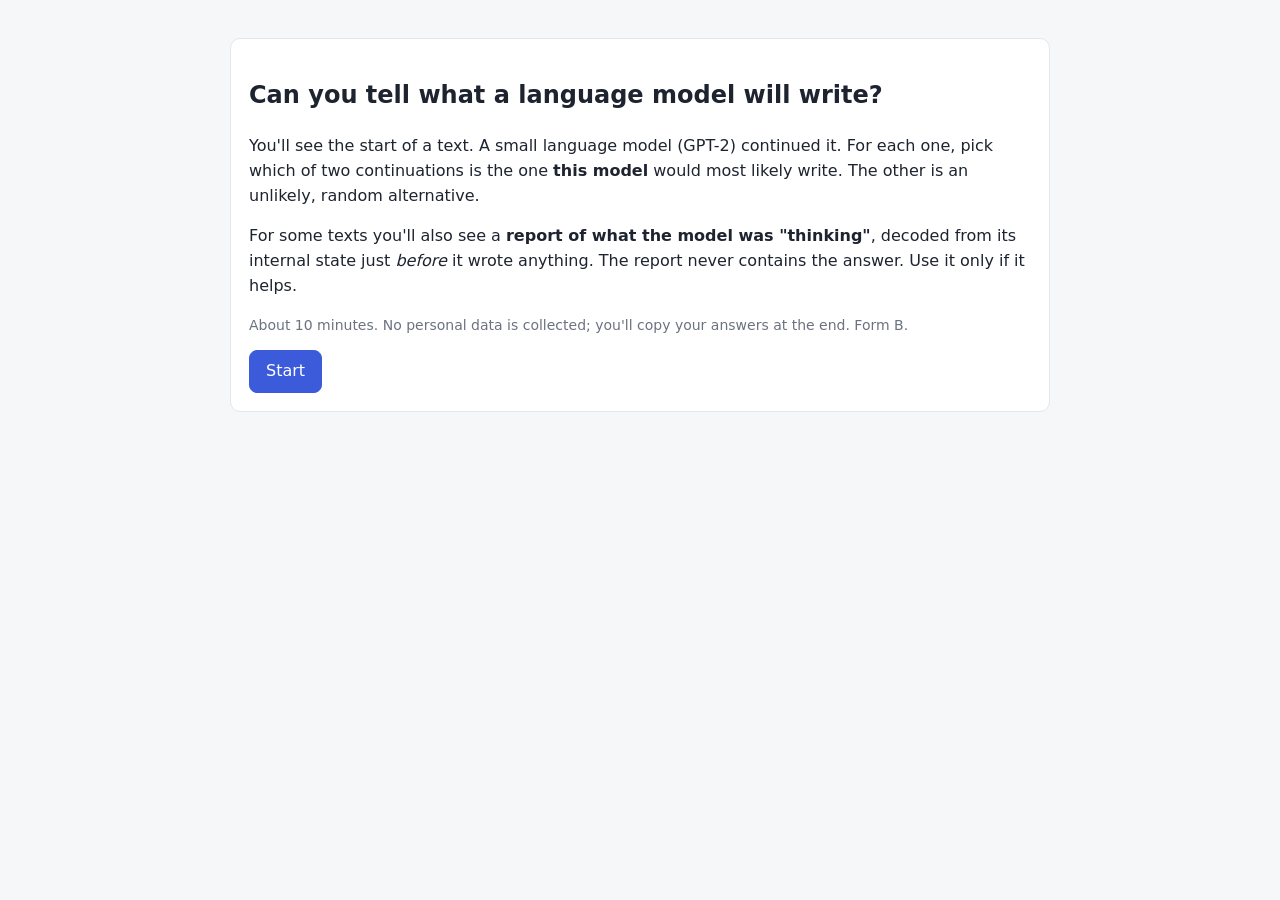
<file: study/pilot/pilot_form_B.html>
<!doctype html>
<html lang="en">
<head>
<meta charset="utf-8">
<meta name="viewport" content="width=device-width, initial-scale=1">
<title>Reading a model's mind: pilot (form B)</title>
<style>
  :root { --bg:#f6f7f9; --card:#fff; --ink:#1d2430; --muted:#6b7280; --line:#e3e6eb; --accent:#3b5bdb; --good:#2f9e44; --warn:#f08c00; --bad:#e03131; }
  @media (prefers-color-scheme: dark) { :root { --bg:#111418; --card:#1a1f26; --ink:#e6e9ee; --muted:#8b94a3; --line:#2a313b; --accent:#748ffc; } }
  body { margin:0; background:var(--bg); color:var(--ink); font:16px/1.55 system-ui, sans-serif; }
  main { max-width: 820px; margin: 0 auto; padding: 24px 16px 60px; }
  .card { background:var(--card); border:1px solid var(--line); border-radius:10px; padding:18px; margin:14px 0; }
  .prompt { font-family: ui-monospace, Consolas, monospace; font-size:15px; white-space: pre-wrap; }
  .opt { display:block; border:2px solid var(--line); border-radius:8px; padding:12px; margin:8px 0; cursor:pointer; }
  .opt.sel { border-color: var(--accent); }
  .report { border-left:4px solid var(--accent); padding-left:12px; }
  .chips span { display:inline-block; border:1px solid var(--line); border-radius:14px; padding:2px 10px; margin:2px; font-size:14px; }
  .muted { color: var(--muted); font-size: 14px; }
  button { font: inherit; padding: 8px 16px; border-radius: 8px; border: 1px solid var(--accent); background: var(--accent); color: #fff; cursor: pointer; }
  button:disabled { opacity: .4; cursor: default; }
  .conf label { margin-right: 10px; }
  textarea { width:100%; height: 140px; font-family: ui-monospace, monospace; }
</style>
</head>
<body>
<main>
  <section id="intro" class="card">
    <h1>Can you tell what a language model will write?</h1>
    <p>You'll see the start of a text. A small language model (GPT-2) continued it. For each one, pick which of two
      continuations is the one <b>this model</b> would most likely write. The other is an unlikely, random alternative.</p>
    <p>For some texts you'll also see a <b>report of what the model was "thinking"</b>, decoded from its internal state
      just <i>before</i> it wrote anything. The report never contains the answer. Use it only if it helps.</p>
    <p class="muted">About 10 minutes. No personal data is collected; you'll copy your answers at the end.
      Form B.</p>
    <button onclick="start()">Start</button>
  </section>
  <section id="q" class="card" hidden></section>
  <section id="done" class="card" hidden>
    <h2>Thank you!</h2>
    <p>Please copy the text below and send it back to the researcher.</p>
    <textarea id="results" readonly></textarea>
  </section>
</main>
<script>
const ITEMS = [{"id": 0, "prompt": "The importance of kindergartens in a student\u2019s life cannot be over-emphasized. Sadly, the world is moving towards altering the tried and tested \u2018play-based\u2019 mode to the \u2018learning-based\u2019 mode which undermines the importance of play and interactivity in these vital initiation stages of a child\u2019s life", "options": [". Earlier, it was thought that the importance of play during initiation of children from", ". The importance of kindergartens in a student\u2019s life"], "report": {"overall_strength_text": "moderate to strong signal: with this few words we can't pin it down more precisely (reliable share 22%-78%, 95% range)", "summary": "While producing this answer, the model's internal state repeatedly reflected 'learning', 'students' and 'importance' (all also present in the text). It also repeatedly reflected 'developing', 'foster', 'development', 'skills' and 'effective', which the text does not mention; this may be the model's own expectation or inference, or noise. Check before relying on it. A second, independent method (a lens that reads the same internal state without our decoder) also pointed to 'learning', 'students' and 'development', so these are the most trustworthy themes.", "themes": [{"theme": "developing", "stem": "develop", "share_of_explanations": 0.727, "tokens": [64, 65, 66, 67], "in_input": false, "named_entity": false, "mean_fve": 0.1895, "anticipated": false, "words_ahead": null, "corroborated": false}, {"theme": "learning", "stem": "learn", "share_of_explanations": 0.636, "tokens": [64, 65, 66], "in_input": true, "named_entity": false, "mean_fve": 0.2118, "anticipated": false, "words_ahead": null, "corroborated": true}, {"theme": "foster", "stem": "foster", "share_of_explanations": 0.455, "tokens": [64, 66], "in_input": false, "named_entity": false, "mean_fve": 0.2131, "anticipated": false, "words_ahead": null, "corroborated": false}, {"theme": "students", "stem": "student", "share_of_explanations": 0.455, "tokens": [64, 65, 66], "in_input": true, "named_entity": false, "mean_fve": 0.2049, "anticipated": false, "words_ahead": null, "corroborated": true}, {"theme": "development", "stem": "development", "share_of_explanations": 0.455, "tokens": [64, 65, 66, 67], "in_input": false, "named_entity": false, "mean_fve": 0.1994, "anticipated": false, "words_ahead": null, "corroborated": true}, {"theme": "skills", "stem": "skill", "share_of_explanations": 0.455, "tokens": [65, 66, 67], "in_input": false, "named_entity": false, "mean_fve": 0.1688, "anticipated": false, "words_ahead": null, "corroborated": false}, {"theme": "effective", "stem": "effective", "share_of_explanations": 0.455, "tokens": [64, 65, 66, 67], "in_input": false, "named_entity": false, "mean_fve": 0.1674, "anticipated": false, "words_ahead": null, "corroborated": false}, {"theme": "importance", "stem": "importance", "share_of_explanations": 0.364, "tokens": [64, 65, 66], "in_input": true, "named_entity": false, "mean_fve": 0.218, "anticipated": false, "words_ahead": null, "corroborated": false}], "limits": ["These are reconstructions of the model's internal state from a small, weak decoder, not the model's own words.", "Specific names, places and numbers in explanations are usually invented; trust recurring themes, not details.", "A theme 'not in the text' may be the model's own expectation, or noise; treat it as a lead to check, not a fact.", "Signal strength compares each read with reads of the wrong text; 'none' means no evidence either way.", "'Seen before it was written' can mean the topic simply made it predictable: in tests this reader names the upcoming word 7x more often than chance, but about as often as a summary of the text so far does."], "coverage_text": "Reliable reads on 4 of 8 answer tokens (this tool typically gets 36%).", "consistency": {"score": 0.375, "split_half_jaccard": 0.231, "label": "medium", "text": "Repeatability: medium. If the model were read again, roughly 38% of these themes would be expected to recur (split-half estimate)."}, "lens_leaning": [{"word": "life", "share_of_tokens": 0.625}, {"word": "development", "share_of_tokens": 0.375}, {"word": "experience", "share_of_tokens": 0.375}, {"word": "without", "share_of_tokens": 0.25}, {"word": "through", "share_of_tokens": 0.25}, {"word": "until", "share_of_tokens": 0.25}, {"word": "human", "share_of_tokens": 0.25}, {"word": "learning", "share_of_tokens": 0.25}]}, "show_report": false}, {"id": 1, "prompt": "Tall fescue is a cool-season, bunch-type grass that grows with course to medium textured leaves. Adapted to a wide range of soil conditions but performs best in moist, well drained soils. Good heat and drought tolerance (for a cool-season grass) and poor cold tolerance makes this species a good choice for transition zone lawns. It will stay green year-round in the transition zone if watered.\nIt will winter kill when planted", "options": [". $6,900 per year as per USDA 'Great thing about", "in a dry, well drained soil. It will grow in a dry,"], "report": {"overall_strength_text": "moderate to strong signal: with this few words we can't pin it down more precisely (reliable share 22%-78%, 95% range)", "summary": "While producing this answer, the model's internal state repeatedly reflected 'plants', 'types' and 'winter' (all also present in the text). It also repeatedly reflected 'perennials', 'areas', 'common', 'climates' and 'different', which the text does not mention; this may be the model's own expectation or inference, or noise. Check before relying on it. A second, independent method (a lens that reads the same internal state without our decoder) also pointed to 'plants' and 'winter', so these are the most trustworthy themes. Some ideas showed up in the model's internal state before it wrote them: 'plants (7 words early)' and 'winter (4 words early)'. This suggests it was already heading there.", "themes": [{"theme": "plants", "stem": "plant", "share_of_explanations": 0.875, "tokens": [86, 88, 92, 93], "in_input": true, "named_entity": false, "mean_fve": 0.1827, "anticipated": true, "words_ahead": 7, "corroborated": true}, {"theme": "perennials", "stem": "perennial", "share_of_explanations": 0.5, "tokens": [86, 93], "in_input": false, "named_entity": false, "mean_fve": 0.1961, "anticipated": false, "words_ahead": null, "corroborated": false}, {"theme": "types", "stem": "typ", "share_of_explanations": 0.5, "tokens": [86, 92, 93], "in_input": true, "named_entity": false, "mean_fve": 0.1792, "anticipated": false, "words_ahead": null, "corroborated": false}, {"theme": "areas", "stem": "area", "share_of_explanations": 0.375, "tokens": [86], "in_input": false, "named_entity": false, "mean_fve": 0.2484, "anticipated": false, "words_ahead": null, "corroborated": false}, {"theme": "common", "stem": "common", "share_of_explanations": 0.375, "tokens": [86, 88], "in_input": false, "named_entity": false, "mean_fve": 0.2329, "anticipated": false, "words_ahead": null, "corroborated": false}, {"theme": "climates", "stem": "climat", "share_of_explanations": 0.375, "tokens": [86, 92, 93], "in_input": false, "named_entity": false, "mean_fve": 0.1906, "anticipated": false, "words_ahead": null, "corroborated": false}, {"theme": "different", "stem": "different", "share_of_explanations": 0.375, "tokens": [86, 92, 93], "in_input": false, "named_entity": false, "mean_fve": 0.186, "anticipated": false, "words_ahead": null, "corroborated": false}, {"theme": "winter", "stem": "winter", "share_of_explanations": 0.375, "tokens": [86, 92], "in_input": true, "named_entity": false, "mean_fve": 0.1803, "anticipated": true, "words_ahead": 4, "corroborated": true}], "limits": ["These are reconstructions of the model's internal state from a small, weak decoder, not the model's own words.", "Specific names, places and numbers in explanations are usually invented; trust recurring themes, not details.", "A theme 'not in the text' may be the model's own expectation, or noise; treat it as a lead to check, not a fact.", "Signal strength compares each read with reads of the wrong text; 'none' means no evidence either way.", "'Seen before it was written' can mean the topic simply made it predictable: in tests this reader names the upcoming word 7x more often than chance, but about as often as a summary of the text so far does."], "coverage_text": "Reliable reads on 4 of 8 answer tokens (this tool typically gets 36%).", "consistency": {"score": 0.0, "split_half_jaccard": 0.0, "label": "low", "text": "Repeatability: low. If the model were read again, roughly 0% of these themes would be expected to recur (split-half estimate)."}, "lens_leaning": [{"word": "through", "share_of_tokens": 0.375}, {"word": "recommended", "share_of_tokens": 0.25}, {"word": "posted", "share_of_tokens": 0.25}, {"word": "under", "share_of_tokens": 0.25}, {"word": "out", "share_of_tokens": 0.25}, {"word": "outside", "share_of_tokens": 0.25}, {"word": "off", "share_of_tokens": 0.25}, {"word": "during", "share_of_tokens": 0.25}]}, "show_report": true}, {"id": 2, "prompt": "Phasing out traditional coal power is essential for Canadians and people around the world to enjoy clean air, healthy communities, a safe climate, and cleaner economic growth.\nCanada\u2019s Minister of Environment and Climate Change, Catherine McKenna, and the UK\u2019s Minister of State for Energy and Clean", "options": ["Energy, Greg Clark, have announced a new plan to reduce carbon emissions by 20", "Energy, Mark Mariston, have made the initial commitment to eliminate 2030 greenhouse gas"], "report": {"overall_strength_text": "no reliable signal: no better than a description of some other text", "summary": "The reader found no reliable signal for this answer: its explanations were no better than descriptions of unrelated text. Do not draw conclusions from them.", "themes": [], "limits": ["These are reconstructions of the model's internal state from a small, weak decoder, not the model's own words.", "Specific names, places and numbers in explanations are usually invented; trust recurring themes, not details.", "A theme 'not in the text' may be the model's own expectation, or noise; treat it as a lead to check, not a fact.", "Signal strength compares each read with reads of the wrong text; 'none' means no evidence either way.", "'Seen before it was written' can mean the topic simply made it predictable: in tests this reader names the upcoming word 7x more often than chance, but about as often as a summary of the text so far does."], "coverage_text": "Reliable reads on 0 of 8 answer tokens (this tool typically gets 36%).", "consistency": {"score": null, "label": "unknown", "text": "Not enough reads to estimate how repeatable this report is (use 2+ samples)."}, "lens_leaning": [{"word": "health", "share_of_tokens": 0.5}, {"word": "energy", "share_of_tokens": 0.5}, {"word": "communications", "share_of_tokens": 0.5}, {"word": "security", "share_of_tokens": 0.5}, {"word": "minister", "share_of_tokens": 0.375}, {"word": "general", "share_of_tokens": 0.375}, {"word": "environment", "share_of_tokens": 0.375}, {"word": "secretary", "share_of_tokens": 0.25}]}, "show_report": false}, {"id": 3, "prompt": "The lottery is a type of gambling that involves picking a series of numbers. The prizes in a lottery can be huge, with jackpots often exceeding the cost of a ticket.\nHistorically, lotteries have been used to raise money for a wide variety of purposes. During the Revolutionary War, for", "options": ["example, the government used a lottery to raise money for the war effort.", "example, the fund for tax relief was, quite rightly, invested in both prisoners"], "report": {"overall_strength_text": "weak to strong signal: with this few words we can't pin it down more precisely (reliable share 14%-69%, 95% range)", "summary": "While producing this answer, the model's internal state repeatedly reflected 'during' and 'war' (all also present in the text). It also repeatedly reflected 'period', 'modern', 'early' and 'against', which the text does not mention; this may be the model's own expectation or inference, or noise. Check before relying on it. A second, independent method (a lens that reads the same internal state without our decoder) also pointed to 'during', 'period' and 'early', so these are the most trustworthy themes. Some ideas showed up in the model's internal state before it wrote them: 'during (1 words early)'. This suggests it was already heading there. Explanations also kept naming 'American' (found by our decoder only), which the text never mentions. Treat this as an association the model made (the kind of setting it linked the text to), not as a fact it knows.", "themes": [{"theme": "during", "stem": "dur", "share_of_explanations": 0.667, "tokens": [54, 56, 59], "in_input": true, "named_entity": false, "mean_fve": 0.309, "anticipated": true, "words_ahead": 1, "corroborated": true}, {"theme": "american", "stem": "american", "share_of_explanations": 0.556, "tokens": [56, 59], "in_input": false, "named_entity": true, "mean_fve": 0.309, "anticipated": false, "words_ahead": null, "corroborated": false}, {"theme": "period", "stem": "period", "share_of_explanations": 0.444, "tokens": [56, 59], "in_input": false, "named_entity": false, "mean_fve": 0.3141, "anticipated": false, "words_ahead": null, "corroborated": true}, {"theme": "modern", "stem": "modern", "share_of_explanations": 0.444, "tokens": [54, 56], "in_input": false, "named_entity": false, "mean_fve": 0.2883, "anticipated": false, "words_ahead": null, "corroborated": false}, {"theme": "early", "stem": "early", "share_of_explanations": 0.444, "tokens": [54, 56], "in_input": false, "named_entity": false, "mean_fve": 0.27, "anticipated": false, "words_ahead": null, "corroborated": true}, {"theme": "war", "stem": "war", "share_of_explanations": 0.333, "tokens": [59], "in_input": true, "named_entity": true, "mean_fve": 0.3165, "anticipated": false, "words_ahead": null, "corroborated": true}, {"theme": "against", "stem": "against", "share_of_explanations": 0.333, "tokens": [59], "in_input": false, "named_entity": false, "mean_fve": 0.3165, "anticipated": false, "words_ahead": null, "corroborated": false}], "limits": ["These are reconstructions of the model's internal state from a small, weak decoder, not the model's own words.", "Specific names, places and numbers in explanations are usually invented; trust recurring themes, not details.", "A theme 'not in the text' may be the model's own expectation, or noise; treat it as a lead to check, not a fact.", "Signal strength compares each read with reads of the wrong text; 'none' means no evidence either way.", "'Seen before it was written' can mean the topic simply made it predictable: in tests this reader names the upcoming word 7x more often than chance, but about as often as a summary of the text so far does."], "coverage_text": "Reliable reads on 3 of 8 answer tokens (this tool typically gets 36%).", "consistency": {"score": 0.545, "split_half_jaccard": 0.375, "label": "medium", "text": "Repeatability: medium. If the model were read again, roughly 55% of these themes would be expected to recur (split-half estimate)."}, "lens_leaning": [{"word": "during", "share_of_tokens": 0.5}, {"word": "era", "share_of_tokens": 0.5}, {"word": "many", "share_of_tokens": 0.375}, {"word": "years", "share_of_tokens": 0.375}, {"word": "new", "share_of_tokens": 0.375}, {"word": "period", "share_of_tokens": 0.375}, {"word": "through", "share_of_tokens": 0.25}, {"word": "first", "share_of_tokens": 0.25}]}, "show_report": true}, {"id": 4, "prompt": "Center for Biological Diversity\nProtecting endangered species and wild\nplaces of western North America\nFor Immediate Release:\nMay 1, 2001\nENDANGERED ARROYO TOADS CONFIRMED ON NEWHALL HOLDINGS\nGROUPS SUE TO HALT DESTRUCTION OF HABITAT ALONG SANTA CLARA RIVER.\nLos Angeles-The Center for Biological Diversity and Friends of", "options": ["the San Bernardino River Valley (CBDV) are pleased to announce that the", "Santa Clarita (CAFCD) mailed an email Thursday to celebrate a new"], "report": {"overall_strength_text": "weak to moderate signal: with this few words we can't pin it down more precisely (reliable share 2%-47%, 95% range)", "summary": "While producing this answer, the model's internal state repeatedly reflected 'protecting' (all also present in the text). It also repeatedly reflected 'water', 'monitoring', 'efforts' and 'report', which the text does not mention; this may be the model's own expectation or inference, or noise. Check before relying on it. A second, independent method (a lens that reads the same internal state without our decoder) also pointed to 'water', so these are the most trustworthy themes. The model genuinely associated the text with 'National': both our decoder and the independent lens found it, though the text never mentions it. That shows what the model linked the text to, not that it is true.", "themes": [{"theme": "water", "stem": "water", "share_of_explanations": 1.0, "tokens": [85], "in_input": false, "named_entity": false, "mean_fve": 0.2188, "anticipated": false, "words_ahead": null, "corroborated": true}, {"theme": "monitoring", "stem": "monitor", "share_of_explanations": 1.0, "tokens": [85], "in_input": false, "named_entity": false, "mean_fve": 0.2188, "anticipated": false, "words_ahead": null, "corroborated": false}, {"theme": "efforts", "stem": "effort", "share_of_explanations": 0.667, "tokens": [85], "in_input": false, "named_entity": false, "mean_fve": 0.242, "anticipated": false, "words_ahead": null, "corroborated": false}, {"theme": "protecting", "stem": "protect", "share_of_explanations": 0.667, "tokens": [85], "in_input": true, "named_entity": false, "mean_fve": 0.242, "anticipated": false, "words_ahead": null, "corroborated": false}, {"theme": "national", "stem": "national", "share_of_explanations": 0.667, "tokens": [85], "in_input": false, "named_entity": true, "mean_fve": 0.1956, "anticipated": false, "words_ahead": null, "corroborated": true}, {"theme": "report", "stem": "report", "share_of_explanations": 0.667, "tokens": [85], "in_input": false, "named_entity": false, "mean_fve": 0.1956, "anticipated": false, "words_ahead": null, "corroborated": false}], "limits": ["These are reconstructions of the model's internal state from a small, weak decoder, not the model's own words.", "Specific names, places and numbers in explanations are usually invented; trust recurring themes, not details.", "A theme 'not in the text' may be the model's own expectation, or noise; treat it as a lead to check, not a fact.", "Signal strength compares each read with reads of the wrong text; 'none' means no evidence either way.", "'Seen before it was written' can mean the topic simply made it predictable: in tests this reader names the upcoming word 7x more often than chance, but about as often as a summary of the text so far does."], "coverage_text": "Reliable reads on 1 of 8 answer tokens (this tool typically gets 36%).", "consistency": {"score": null, "label": "unknown", "text": "Not enough reads to estimate how repeatable this report is (use 2+ samples)."}, "lens_leaning": [{"word": "international", "share_of_tokens": 0.375}, {"word": "human", "share_of_tokens": 0.375}, {"word": "new", "share_of_tokens": 0.25}, {"word": "city", "share_of_tokens": 0.25}, {"word": "national", "share_of_tokens": 0.25}, {"word": "says", "share_of_tokens": 0.25}, {"word": "against", "share_of_tokens": 0.25}, {"word": "said", "share_of_tokens": 0.25}]}, "show_report": false}, {"id": 5, "prompt": "addition to your Free mattress\nAllergen test we will also check\nyour room for temperature and humidity levels. Humidity is a very important\nfactor in the fight against dust mites.\nWhat is Humidity?\nIn simple terms, humidity is a measure of how much moisture is in the air.\nThe most commonly used term for humidity is", "options": ["\"humidity\". Humidity is measured in units of air volume.", "an \"cawing term.\" Like the name would imply, this term"], "report": {"overall_strength_text": "weak to strong signal: with this few words we can't pin it down more precisely (reliable share 7%-59%, 95% range)", "summary": "While producing this answer, the model's internal state repeatedly reflected 'measure' and 'used' (all also present in the text). It also repeatedly reflected 'amount', 'energy', 'measurements', 'importance', 'specific' and 'consuming', which the text does not mention; this may be the model's own expectation or inference, or noise. Check before relying on it. A second, independent method (a lens that reads the same internal state without our decoder) also pointed to 'measure', 'amount', 'measurements' and 'used', so these are the most trustworthy themes. Some ideas showed up in the model's internal state before it wrote them: 'used (3 words early)'. This suggests it was already heading there.", "themes": [{"theme": "measure", "stem": "measur", "share_of_explanations": 0.667, "tokens": [65, 70], "in_input": true, "named_entity": false, "mean_fve": 0.2156, "anticipated": false, "words_ahead": null, "corroborated": true}, {"theme": "amount", "stem": "amount", "share_of_explanations": 0.5, "tokens": [65], "in_input": false, "named_entity": false, "mean_fve": 0.3063, "anticipated": false, "words_ahead": null, "corroborated": true}, {"theme": "energy", "stem": "energy", "share_of_explanations": 0.5, "tokens": [65, 70], "in_input": false, "named_entity": false, "mean_fve": 0.2536, "anticipated": false, "words_ahead": null, "corroborated": false}, {"theme": "measurements", "stem": "measurement", "share_of_explanations": 0.5, "tokens": [65, 70], "in_input": false, "named_entity": false, "mean_fve": 0.2454, "anticipated": false, "words_ahead": null, "corroborated": true}, {"theme": "used", "stem": "used", "share_of_explanations": 0.5, "tokens": [65, 70], "in_input": true, "named_entity": false, "mean_fve": 0.2028, "anticipated": true, "words_ahead": 3, "corroborated": true}, {"theme": "importance", "stem": "importance", "share_of_explanations": 0.333, "tokens": [65], "in_input": false, "named_entity": false, "mean_fve": 0.3328, "anticipated": false, "words_ahead": null, "corroborated": false}, {"theme": "specific", "stem": "specific", "share_of_explanations": 0.333, "tokens": [65, 70], "in_input": false, "named_entity": false, "mean_fve": 0.2769, "anticipated": false, "words_ahead": null, "corroborated": false}, {"theme": "consuming", "stem": "consum", "share_of_explanations": 0.333, "tokens": [65, 70], "in_input": false, "named_entity": false, "mean_fve": 0.2537, "anticipated": false, "words_ahead": null, "corroborated": false}], "limits": ["These are reconstructions of the model's internal state from a small, weak decoder, not the model's own words.", "Specific names, places and numbers in explanations are usually invented; trust recurring themes, not details.", "A theme 'not in the text' may be the model's own expectation, or noise; treat it as a lead to check, not a fact.", "Signal strength compares each read with reads of the wrong text; 'none' means no evidence either way.", "'Seen before it was written' can mean the topic simply made it predictable: in tests this reader names the upcoming word 7x more often than chance, but about as often as a summary of the text so far does."], "coverage_text": "Reliable reads on 2 of 8 answer tokens (this tool typically gets 36%).", "consistency": {"score": 0.0, "split_half_jaccard": 0.0, "label": "low", "text": "Repeatability: low. If the model were read again, roughly 0% of these themes would be expected to recur (split-half estimate)."}, "lens_leaning": [{"word": "used", "share_of_tokens": 0.375}, {"word": "term", "share_of_tokens": 0.25}, {"word": "common", "share_of_tokens": 0.25}, {"word": "popular", "share_of_tokens": 0.25}, {"word": "available", "share_of_tokens": 0.25}, {"word": "metric", "share_of_tokens": 0.25}, {"word": "measurement", "share_of_tokens": 0.25}, {"word": "word", "share_of_tokens": 0.25}]}, "show_report": true}, {"id": 6, "prompt": "Broadcast on \"Coast to Coast\": January 9, 2003\nAA: I'm Avi Arditti with Rosanne Skirble, and this week on Wordmaster, we meet an English teacher", "options": ["named Salton Simon, who came to America from Germany in 1972 and was willing", "who is a teacher of English. She's a teacher of English at the University"], "report": {"overall_strength_text": "weak to strong signal: with this few words we can't pin it down more precisely (reliable share 14%-69%, 95% range)", "summary": "It also repeatedly reflected 'romantic', 'loved', 'first', 'topics', 'related', 'listing', 'information' and 'podcasts', which the text does not mention; this may be the model's own expectation or inference, or noise. Check before relying on it. A second, independent method (a lens that reads the same internal state without our decoder) also pointed to 'podcasts', so these are the most trustworthy themes.", "themes": [{"theme": "romantic", "stem": "romantic", "share_of_explanations": 0.333, "tokens": [41], "in_input": false, "named_entity": false, "mean_fve": 0.2023, "anticipated": false, "words_ahead": null, "corroborated": false}, {"theme": "loved", "stem": "lov", "share_of_explanations": 0.333, "tokens": [41], "in_input": false, "named_entity": false, "mean_fve": 0.2023, "anticipated": false, "words_ahead": null, "corroborated": false}, {"theme": "first", "stem": "first", "share_of_explanations": 0.333, "tokens": [35, 36, 41], "in_input": false, "named_entity": false, "mean_fve": 0.1688, "anticipated": false, "words_ahead": null, "corroborated": false}, {"theme": "topics", "stem": "topic", "share_of_explanations": 0.333, "tokens": [35, 36], "in_input": false, "named_entity": false, "mean_fve": 0.1565, "anticipated": false, "words_ahead": null, "corroborated": false}, {"theme": "related", "stem": "relat", "share_of_explanations": 0.333, "tokens": [35, 36], "in_input": false, "named_entity": false, "mean_fve": 0.1553, "anticipated": false, "words_ahead": null, "corroborated": false}, {"theme": "listing", "stem": "list", "share_of_explanations": 0.333, "tokens": [35], "in_input": false, "named_entity": false, "mean_fve": 0.1533, "anticipated": false, "words_ahead": null, "corroborated": false}, {"theme": "information", "stem": "information", "share_of_explanations": 0.333, "tokens": [35, 36], "in_input": false, "named_entity": false, "mean_fve": 0.1533, "anticipated": false, "words_ahead": null, "corroborated": false}, {"theme": "podcasts", "stem": "podcast", "share_of_explanations": 0.333, "tokens": [35, 36], "in_input": false, "named_entity": false, "mean_fve": 0.1527, "anticipated": false, "words_ahead": null, "corroborated": true}], "limits": ["These are reconstructions of the model's internal state from a small, weak decoder, not the model's own words.", "Specific names, places and numbers in explanations are usually invented; trust recurring themes, not details.", "A theme 'not in the text' may be the model's own expectation, or noise; treat it as a lead to check, not a fact.", "Signal strength compares each read with reads of the wrong text; 'none' means no evidence either way.", "'Seen before it was written' can mean the topic simply made it predictable: in tests this reader names the upcoming word 7x more often than chance, but about as often as a summary of the text so far does."], "coverage_text": "Reliable reads on 3 of 8 answer tokens (this tool typically gets 36%).", "consistency": {"score": 0.0, "split_half_jaccard": 0.0, "label": "low", "text": "Repeatability: low. If the model were read again, roughly 0% of these themes would be expected to recur (split-half estimate)."}, "lens_leaning": [{"word": "mark", "share_of_tokens": 0.375}, {"word": "press", "share_of_tokens": 0.25}, {"word": "news", "share_of_tokens": 0.25}, {"word": "talk", "share_of_tokens": 0.25}, {"word": "here", "share_of_tokens": 0.25}, {"word": "mike", "share_of_tokens": 0.25}, {"word": "new", "share_of_tokens": 0.25}, {"word": "teacher", "share_of_tokens": 0.25}]}, "show_report": false}, {"id": 7, "prompt": "A CHANGE OF GOVERNMENT\nThe 1985-1990 Plan\nIn 1986, when general elections took place for the sixth time since independence, the 15-Year Plan for Educational Development 1968-1983 had completed its execution period. The Ministry of Education developed a new plan for 1985-90 that was based on the results of an", "options": ["independent study of the educational system in the country. The plan was based on the", "exhaustive recall of over 1,300 schools from previous nine-year terms. In"], "report": {"overall_strength_text": "moderate to strong signal: with this few words we can't pin it down more precisely (reliable share 31%-86%, 95% range)", "summary": "It also repeatedly reflected 'implementation', 'implementing', 'framework', 'during', 'parliamentary', 'reform', 'constitution' and 'national', which the text does not mention; this may be the model's own expectation or inference, or noise. Check before relying on it.", "themes": [{"theme": "implementation", "stem": "implementation", "share_of_explanations": 0.5, "tokens": [59, 60, 62, 63], "in_input": false, "named_entity": false, "mean_fve": 0.2548, "anticipated": false, "words_ahead": null, "corroborated": false}, {"theme": "implementing", "stem": "implement", "share_of_explanations": 0.429, "tokens": [59, 60, 62, 63], "in_input": false, "named_entity": false, "mean_fve": 0.2476, "anticipated": false, "words_ahead": null, "corroborated": false}, {"theme": "framework", "stem": "framework", "share_of_explanations": 0.357, "tokens": [60, 62, 63], "in_input": false, "named_entity": false, "mean_fve": 0.2792, "anticipated": false, "words_ahead": null, "corroborated": false}, {"theme": "during", "stem": "dur", "share_of_explanations": 0.357, "tokens": [60, 62, 63, 65], "in_input": false, "named_entity": false, "mean_fve": 0.2487, "anticipated": false, "words_ahead": null, "corroborated": false}, {"theme": "parliamentary", "stem": "parliament", "share_of_explanations": 0.357, "tokens": [60, 62, 65], "in_input": false, "named_entity": false, "mean_fve": 0.2103, "anticipated": false, "words_ahead": null, "corroborated": false}, {"theme": "reform", "stem": "reform", "share_of_explanations": 0.357, "tokens": [59, 60, 62], "in_input": false, "named_entity": false, "mean_fve": 0.2091, "anticipated": false, "words_ahead": null, "corroborated": false}, {"theme": "constitution", "stem": "constitution", "share_of_explanations": 0.286, "tokens": [60, 62, 63], "in_input": false, "named_entity": false, "mean_fve": 0.2922, "anticipated": false, "words_ahead": null, "corroborated": false}, {"theme": "national", "stem": "nation", "share_of_explanations": 0.286, "tokens": [60, 62, 63], "in_input": false, "named_entity": false, "mean_fve": 0.2689, "anticipated": false, "words_ahead": null, "corroborated": false}], "limits": ["These are reconstructions of the model's internal state from a small, weak decoder, not the model's own words.", "Specific names, places and numbers in explanations are usually invented; trust recurring themes, not details.", "A theme 'not in the text' may be the model's own expectation, or noise; treat it as a lead to check, not a fact.", "Signal strength compares each read with reads of the wrong text; 'none' means no evidence either way.", "'Seen before it was written' can mean the topic simply made it predictable: in tests this reader names the upcoming word 7x more often than chance, but about as often as a summary of the text so far does."], "coverage_text": "Reliable reads on 5 of 8 answer tokens (this tool typically gets 36%).", "consistency": {"score": 0.25, "split_half_jaccard": 0.143, "label": "low", "text": "Repeatability: low. If the model were read again, roughly 25% of these themes would be expected to recur (split-half estimate)."}, "lens_leaning": [{"word": "previous", "share_of_tokens": 0.375}, {"word": "earlier", "share_of_tokens": 0.375}, {"word": "made", "share_of_tokens": 0.25}, {"word": "based", "share_of_tokens": 0.25}, {"word": "principles", "share_of_tokens": 0.25}, {"word": "three", "share_of_tokens": 0.25}, {"word": "existing", "share_of_tokens": 0.25}, {"word": "several", "share_of_tokens": 0.25}]}, "show_report": true}, {"id": 8, "prompt": "What's At Stake?\u2014 Why Computers Matter\nto Your Child\nThe information age is arriving\nat lightning speed. Children and young people are among\nthe most active citizens of the new era, and are often\nfirst in their family to\nthe new media.", "options": ["How is this relevant to how we interact with our Now 3D glasses?", "The Internet is the new media, and it's the new media that will"], "report": {"overall_strength_text": "weak to strong signal: with this few words we can't pin it down more precisely (reliable share 14%-69%, 95% range)", "summary": "While producing this answer, the model's internal state repeatedly reflected 'people' and 'media' (all also present in the text). It also repeatedly reflected 'trends', 'behaviors', 'consumer', 'importance', 'habits' and 'influenced', which the text does not mention; this may be the model's own expectation or inference, or noise. Check before relying on it. Some ideas showed up in the model's internal state before it wrote them: 'media (4 words early)'. This suggests it was already heading there.", "themes": [{"theme": "people", "stem": "people", "share_of_explanations": 0.444, "tokens": [50, 54, 55], "in_input": true, "named_entity": false, "mean_fve": 0.3096, "anticipated": false, "words_ahead": null, "corroborated": false}, {"theme": "media", "stem": "media", "share_of_explanations": 0.444, "tokens": [50, 54], "in_input": true, "named_entity": false, "mean_fve": 0.2431, "anticipated": true, "words_ahead": 4, "corroborated": false}, {"theme": "trends", "stem": "trend", "share_of_explanations": 0.333, "tokens": [55], "in_input": false, "named_entity": false, "mean_fve": 0.3588, "anticipated": false, "words_ahead": null, "corroborated": false}, {"theme": "behaviors", "stem": "behavior", "share_of_explanations": 0.333, "tokens": [54, 55], "in_input": false, "named_entity": false, "mean_fve": 0.3378, "anticipated": false, "words_ahead": null, "corroborated": false}, {"theme": "consumer", "stem": "consumer", "share_of_explanations": 0.333, "tokens": [54, 55], "in_input": false, "named_entity": false, "mean_fve": 0.3338, "anticipated": false, "words_ahead": null, "corroborated": false}, {"theme": "importance", "stem": "importance", "share_of_explanations": 0.333, "tokens": [50, 55], "in_input": false, "named_entity": false, "mean_fve": 0.3063, "anticipated": false, "words_ahead": null, "corroborated": false}, {"theme": "habits", "stem": "habit", "share_of_explanations": 0.333, "tokens": [50, 55], "in_input": false, "named_entity": false, "mean_fve": 0.2973, "anticipated": false, "words_ahead": null, "corroborated": false}, {"theme": "influenced", "stem": "influenc", "share_of_explanations": 0.333, "tokens": [54, 55], "in_input": false, "named_entity": false, "mean_fve": 0.2747, "anticipated": false, "words_ahead": null, "corroborated": false}], "limits": ["These are reconstructions of the model's internal state from a small, weak decoder, not the model's own words.", "Specific names, places and numbers in explanations are usually invented; trust recurring themes, not details.", "A theme 'not in the text' may be the model's own expectation, or noise; treat it as a lead to check, not a fact.", "Signal strength compares each read with reads of the wrong text; 'none' means no evidence either way.", "'Seen before it was written' can mean the topic simply made it predictable: in tests this reader names the upcoming word 7x more often than chance, but about as often as a summary of the text so far does."], "coverage_text": "Reliable reads on 3 of 8 answer tokens (this tool typically gets 36%).", "consistency": {"score": 0.364, "split_half_jaccard": 0.222, "label": "medium", "text": "Repeatability: medium. If the model were read again, roughly 36% of these themes would be expected to recur (split-half estimate)."}, "lens_leaning": [{"word": "class", "share_of_tokens": 0.25}, {"word": "generation", "share_of_tokens": 0.25}, {"word": "work", "share_of_tokens": 0.25}, {"word": "world", "share_of_tokens": 0.25}, {"word": "country", "share_of_tokens": 0.125}, {"word": "family", "share_of_tokens": 0.125}, {"word": "school", "share_of_tokens": 0.125}, {"word": "peers", "share_of_tokens": 0.125}]}, "show_report": false}, {"id": 9, "prompt": "Feb. 6, 2005 The Hubble Space Telescope's latest image of the star V838 Monocerotis (V838 Mon) reveals", "options": ["more details about a wave-stressed property of the star, more details about", "a bright, bright star that is about 1.5 times brighter than the Sun"], "report": {"overall_strength_text": "weak to strong signal: with this few words we can't pin it down more precisely (reliable share 7%-59%, 95% range)", "summary": "While producing this answer, the model's internal state repeatedly reflected 'image' and 'images' (all also present in the text). It also repeatedly reflected 'discovery', 'asteroid', 'moons', 'object' and 'astronomer', which the text does not mention; this may be the model's own expectation or inference, or noise. Check before relying on it. A second, independent method (a lens that reads the same internal state without our decoder) also pointed to 'moons', so these are the most trustworthy themes. Explanations also kept naming 'Cassini' (found by our decoder only), which the text never mentions. Treat this as an association the model made (the kind of setting it linked the text to), not as a fact it knows.", "themes": [{"theme": "image", "stem": "image", "share_of_explanations": 0.6, "tokens": [28, 29], "in_input": true, "named_entity": false, "mean_fve": 0.1484, "anticipated": false, "words_ahead": null, "corroborated": false}, {"theme": "discovery", "stem": "discovery", "share_of_explanations": 0.4, "tokens": [29], "in_input": false, "named_entity": false, "mean_fve": 0.2495, "anticipated": false, "words_ahead": null, "corroborated": false}, {"theme": "asteroid", "stem": "asteroid", "share_of_explanations": 0.4, "tokens": [28, 29], "in_input": false, "named_entity": false, "mean_fve": 0.2322, "anticipated": false, "words_ahead": null, "corroborated": false}, {"theme": "moons", "stem": "moon", "share_of_explanations": 0.4, "tokens": [28, 29], "in_input": false, "named_entity": false, "mean_fve": 0.2322, "anticipated": false, "words_ahead": null, "corroborated": true}, {"theme": "images", "stem": "imag", "share_of_explanations": 0.4, "tokens": [28, 29], "in_input": true, "named_entity": false, "mean_fve": 0.2322, "anticipated": false, "words_ahead": null, "corroborated": false}, {"theme": "cassini", "stem": "cassini", "share_of_explanations": 0.4, "tokens": [28, 29], "in_input": false, "named_entity": true, "mean_fve": 0.2131, "anticipated": false, "words_ahead": null, "corroborated": false}, {"theme": "object", "stem": "object", "share_of_explanations": 0.4, "tokens": [28, 29], "in_input": false, "named_entity": false, "mean_fve": 0.2131, "anticipated": false, "words_ahead": null, "corroborated": false}, {"theme": "astronomer", "stem": "astronomer", "share_of_explanations": 0.4, "tokens": [28, 29], "in_input": false, "named_entity": false, "mean_fve": 0.1786, "anticipated": false, "words_ahead": null, "corroborated": false}], "limits": ["These are reconstructions of the model's internal state from a small, weak decoder, not the model's own words.", "Specific names, places and numbers in explanations are usually invented; trust recurring themes, not details.", "A theme 'not in the text' may be the model's own expectation, or noise; treat it as a lead to check, not a fact.", "Signal strength compares each read with reads of the wrong text; 'none' means no evidence either way.", "'Seen before it was written' can mean the topic simply made it predictable: in tests this reader names the upcoming word 7x more often than chance, but about as often as a summary of the text so far does."], "coverage_text": "Reliable reads on 2 of 8 answer tokens (this tool typically gets 36%).", "consistency": {"score": 0.0, "split_half_jaccard": 0.0, "label": "low", "text": "Repeatability: low. If the model were read again, roughly 0% of these themes would be expected to recur (split-half estimate)."}, "lens_leaning": [{"word": "found", "share_of_tokens": 0.25}, {"word": "appeared", "share_of_tokens": 0.25}, {"word": "iii", "share_of_tokens": 0.25}, {"word": "released", "share_of_tokens": 0.25}, {"word": "began", "share_of_tokens": 0.25}, {"word": "mon", "share_of_tokens": 0.25}, {"word": "moon", "share_of_tokens": 0.25}, {"word": "located", "share_of_tokens": 0.125}]}, "show_report": true}, {"id": 10, "prompt": "Light Therapy Diagnostic Indications and Contraindications\nThe chief indication for light therapy is seasonal affective disorder (SAD) (Rosenthal et al. 1984) or, as classified in DSM-IV (American Psychiatric Association 1994), any form of recurrent mood disorder to which the specifier \u201cwith seasonal pattern\u201d applies (\nAs can be seen in\n", "options": ["Table 1 , there are already estimates, in 50-59% of cases,", "The primary symptom of SAD is a lack of energy, and the primary symptom"], "report": {"overall_strength_text": "no reliable signal: no better than a description of some other text", "summary": "The reader found no reliable signal for this answer: its explanations were no better than descriptions of unrelated text. Do not draw conclusions from them.", "themes": [], "limits": ["These are reconstructions of the model's internal state from a small, weak decoder, not the model's own words.", "Specific names, places and numbers in explanations are usually invented; trust recurring themes, not details.", "A theme 'not in the text' may be the model's own expectation, or noise; treat it as a lead to check, not a fact.", "Signal strength compares each read with reads of the wrong text; 'none' means no evidence either way.", "'Seen before it was written' can mean the topic simply made it predictable: in tests this reader names the upcoming word 7x more often than chance, but about as often as a summary of the text so far does."], "coverage_text": "Reliable reads on 0 of 8 answer tokens (this tool typically gets 36%).", "consistency": {"score": null, "label": "unknown", "text": "Not enough reads to estimate how repeatable this report is (use 2+ samples)."}, "lens_leaning": [{"word": "figure", "share_of_tokens": 0.625}, {"word": "fig", "share_of_tokens": 0.625}, {"word": "table", "share_of_tokens": 0.5}, {"word": "see", "share_of_tokens": 0.375}, {"word": "here", "share_of_tokens": 0.375}, {"word": "shown", "share_of_tokens": 0.375}, {"word": "thus", "share_of_tokens": 0.25}, {"word": "app", "share_of_tokens": 0.25}]}, "show_report": false}, {"id": 11, "prompt": "- Special Sections\n- Dawgs Deals\nGiven the high concentration of poison found at the site of the historic trees at Auburn", "options": [", it is important to note that the tree was not a natural tree. It", "Pine de Union , one must consider how some have chosen to leverage this ecosystem for"], "report": {"overall_strength_text": "moderate to strong signal: with this few words we can't pin it down more precisely (reliable share 53%-98%, 95% range)", "summary": "While producing this answer, the model's internal state repeatedly reflected 'site' and 'historical' (all also present in the text). It also repeatedly reflected 'during', 'discovery', 'location' and 'occurred', which the text does not mention; this may be the model's own expectation or inference, or noise. Check before relying on it. A second, independent method (a lens that reads the same internal state without our decoder) also pointed to 'site', 'during', 'location' and 'historical', so these are the most trustworthy themes. Some ideas showed up in the model's internal state before it wrote them: 'historical (3 words early)'. This suggests it was already heading there.", "themes": [{"theme": "site", "stem": "site", "share_of_explanations": 0.35, "tokens": [18, 19, 21, 22], "in_input": true, "named_entity": false, "mean_fve": 0.2608, "anticipated": false, "words_ahead": null, "corroborated": true}, {"theme": "during", "stem": "dur", "share_of_explanations": 0.35, "tokens": [17, 18, 19, 21, 22], "in_input": false, "named_entity": false, "mean_fve": 0.2048, "anticipated": false, "words_ahead": null, "corroborated": true}, {"theme": "discovery", "stem": "discover", "share_of_explanations": 0.3, "tokens": [18, 20, 21], "in_input": false, "named_entity": false, "mean_fve": 0.2994, "anticipated": false, "words_ahead": null, "corroborated": false}, {"theme": "location", "stem": "location", "share_of_explanations": 0.3, "tokens": [18, 19, 20, 24], "in_input": false, "named_entity": false, "mean_fve": 0.2775, "anticipated": false, "words_ahead": null, "corroborated": true}, {"theme": "historical", "stem": "historic", "share_of_explanations": 0.25, "tokens": [18, 20, 21, 24], "in_input": true, "named_entity": false, "mean_fve": 0.2664, "anticipated": true, "words_ahead": 3, "corroborated": true}, {"theme": "occurred", "stem": "occurr", "share_of_explanations": 0.25, "tokens": [19, 20, 22], "in_input": false, "named_entity": false, "mean_fve": 0.2184, "anticipated": false, "words_ahead": null, "corroborated": false}], "limits": ["These are reconstructions of the model's internal state from a small, weak decoder, not the model's own words.", "Specific names, places and numbers in explanations are usually invented; trust recurring themes, not details.", "A theme 'not in the text' may be the model's own expectation, or noise; treat it as a lead to check, not a fact.", "Signal strength compares each read with reads of the wrong text; 'none' means no evidence either way.", "'Seen before it was written' can mean the topic simply made it predictable: in tests this reader names the upcoming word 7x more often than chance, but about as often as a summary of the text so far does."], "coverage_text": "Reliable reads on 7 of 8 answer tokens (this tool typically gets 36%).", "consistency": {"score": 0.182, "split_half_jaccard": 0.1, "label": "low", "text": "Repeatability: low. If the model were read again, roughly 18% of these themes would be expected to recur (split-half estimate)."}, "lens_leaning": [{"word": "site", "share_of_tokens": 0.375}, {"word": "last", "share_of_tokens": 0.375}, {"word": "crime", "share_of_tokens": 0.375}, {"word": "city", "share_of_tokens": 0.25}, {"word": "during", "share_of_tokens": 0.25}, {"word": "near", "share_of_tokens": 0.25}, {"word": "today", "share_of_tokens": 0.25}, {"word": "here", "share_of_tokens": 0.25}]}, "show_report": true}, {"id": 12, "prompt": "In social science, for example sociology, attempts are made to interpret actual events. The stories constructed by sociologists and anthropologists are argued to be more than mere abstractions, and more than statistical predictions - they are held to convey something that is really taking place 'beneath' the surface of events. Thus, for example, an uprising may be interpreted and argued to be a manifestation of class tensions around economic entitlements. Understanding global economic relations as", "options": ["an episodic affair, class conflict without such narratives can be found to undermine all", "a whole, however, is not a simple task. It is a complex process"], "report": {"overall_strength_text": "moderate to strong signal: with this few words we can't pin it down more precisely (reliable share 31%-86%, 95% range)", "summary": "It also repeatedly reflected 'explore' and 'principles', which the text does not mention; this may be the model's own expectation or inference, or noise. Check before relying on it.", "themes": [{"theme": "explore", "stem": "explore", "share_of_explanations": 0.538, "tokens": [85, 86, 87, 90], "in_input": false, "named_entity": false, "mean_fve": 0.2133, "anticipated": false, "words_ahead": null, "corroborated": false}, {"theme": "principles", "stem": "principl", "share_of_explanations": 0.308, "tokens": [86, 90], "in_input": false, "named_entity": false, "mean_fve": 0.1965, "anticipated": false, "words_ahead": null, "corroborated": false}], "limits": ["These are reconstructions of the model's internal state from a small, weak decoder, not the model's own words.", "Specific names, places and numbers in explanations are usually invented; trust recurring themes, not details.", "A theme 'not in the text' may be the model's own expectation, or noise; treat it as a lead to check, not a fact.", "Signal strength compares each read with reads of the wrong text; 'none' means no evidence either way.", "'Seen before it was written' can mean the topic simply made it predictable: in tests this reader names the upcoming word 7x more often than chance, but about as often as a summary of the text so far does."], "coverage_text": "Reliable reads on 5 of 8 answer tokens (this tool typically gets 36%).", "consistency": {"score": 0.333, "split_half_jaccard": 0.2, "label": "low", "text": "Repeatability: low. If the model were read again, roughly 33% of these themes would be expected to recur (split-half estimate)."}, "lens_leaning": [{"word": "like", "share_of_tokens": 0.25}, {"word": "through", "share_of_tokens": 0.25}, {"word": "ments", "share_of_tokens": 0.125}, {"word": "ings", "share_of_tokens": 0.125}, {"word": "ment", "share_of_tokens": 0.125}, {"word": "ences", "share_of_tokens": 0.125}, {"word": "ations", "share_of_tokens": 0.125}, {"word": "itudes", "share_of_tokens": 0.125}]}, "show_report": false}, {"id": 13, "prompt": "The village of Noyers in Burgundy is full of half-timbered houses, called \u00ab maisons \u00e0 pans de bois \u00bb or \u00ab maisons", "options": ["\u00e0 pans de bois \u00bb, and the village of Noyers is full", "au mer\u00bb as they will be called in French and in English on this occasion"], "report": {"overall_strength_text": "weak to moderate signal: with this few words we can't pin it down more precisely (reliable share 2%-47%, 95% range)", "summary": "It also repeatedly reflected 'nickname' and 'traditional', which the text does not mention; this may be the model's own expectation or inference, or noise. Check before relying on it. The model genuinely associated the text with 'French': both our decoder and the independent lens found it, though the text never mentions it. That shows what the model linked the text to, not that it is true.", "themes": [{"theme": "nickname", "stem": "nickname", "share_of_explanations": 0.667, "tokens": [27], "in_input": false, "named_entity": false, "mean_fve": 0.1449, "anticipated": false, "words_ahead": null, "corroborated": false}, {"theme": "french", "stem": "french", "share_of_explanations": 0.667, "tokens": [27], "in_input": false, "named_entity": true, "mean_fve": 0.1449, "anticipated": false, "words_ahead": null, "corroborated": true}, {"theme": "traditional", "stem": "traditional", "share_of_explanations": 0.667, "tokens": [27], "in_input": false, "named_entity": false, "mean_fve": 0.1214, "anticipated": false, "words_ahead": null, "corroborated": false}], "limits": ["These are reconstructions of the model's internal state from a small, weak decoder, not the model's own words.", "Specific names, places and numbers in explanations are usually invented; trust recurring themes, not details.", "A theme 'not in the text' may be the model's own expectation, or noise; treat it as a lead to check, not a fact.", "Signal strength compares each read with reads of the wrong text; 'none' means no evidence either way.", "'Seen before it was written' can mean the topic simply made it predictable: in tests this reader names the upcoming word 7x more often than chance, but about as often as a summary of the text so far does."], "coverage_text": "Reliable reads on 1 of 8 answer tokens (this tool typically gets 36%).", "consistency": {"score": null, "label": "unknown", "text": "Not enough reads to estimate how repeatable this report is (use 2+ samples)."}, "lens_leaning": [{"word": "des", "share_of_tokens": 0.5}, {"word": "que", "share_of_tokens": 0.375}, {"word": "mar", "share_of_tokens": 0.25}, {"word": "ques", "share_of_tokens": 0.25}, {"word": "pour", "share_of_tokens": 0.25}, {"word": "qui", "share_of_tokens": 0.25}, {"word": "french", "share_of_tokens": 0.25}, {"word": "france", "share_of_tokens": 0.125}]}, "show_report": true}, {"id": 14, "prompt": "Find More Accuracy in the Treatment of Brain Tumor by Stereotactic Radiosurgery\nStereotactic radiotherapy (also called stereotaxy) is a type of minimally invasive surgical intervention. It uses radiation treatment to deliver a large and precise radiation dose to the tumor area in a single session. This type of surgery applies a three-dimensional coordinates system to locate small targets inside the body. With the help", "options": ["of the entomologist, many tissue cells can be put into a state of", "of a laser, the laser beam is directed at the tumor and the target is"], "report": {"overall_strength_text": "moderate to strong signal: with this few words we can't pin it down more precisely (reliable share 41%-93%, 95% range)", "summary": "While producing this answer, the model's internal state repeatedly reflected 'precise' (all also present in the text). It also repeatedly reflected 'detection', 'sensors', 'anatomy', 'movement' and 'accurate', which the text does not mention; this may be the model's own expectation or inference, or noise. Check before relying on it.", "themes": [{"theme": "detection", "stem": "detect", "share_of_explanations": 0.611, "tokens": [79, 81, 83, 84, 85], "in_input": false, "named_entity": false, "mean_fve": 0.2016, "anticipated": false, "words_ahead": null, "corroborated": false}, {"theme": "sensors", "stem": "sensor", "share_of_explanations": 0.389, "tokens": [79, 81, 83, 84, 85], "in_input": false, "named_entity": false, "mean_fve": 0.2216, "anticipated": false, "words_ahead": null, "corroborated": false}, {"theme": "anatomy", "stem": "anatomy", "share_of_explanations": 0.333, "tokens": [81, 82, 83], "in_input": false, "named_entity": false, "mean_fve": 0.2777, "anticipated": false, "words_ahead": null, "corroborated": false}, {"theme": "precise", "stem": "precise", "share_of_explanations": 0.278, "tokens": [79, 81, 83, 84], "in_input": true, "named_entity": false, "mean_fve": 0.2217, "anticipated": false, "words_ahead": null, "corroborated": false}, {"theme": "movement", "stem": "movement", "share_of_explanations": 0.278, "tokens": [79, 82, 83, 85], "in_input": false, "named_entity": false, "mean_fve": 0.2186, "anticipated": false, "words_ahead": null, "corroborated": false}, {"theme": "accurate", "stem": "accurate", "share_of_explanations": 0.278, "tokens": [81, 83, 84, 85], "in_input": false, "named_entity": false, "mean_fve": 0.2049, "anticipated": false, "words_ahead": null, "corroborated": false}], "limits": ["These are reconstructions of the model's internal state from a small, weak decoder, not the model's own words.", "Specific names, places and numbers in explanations are usually invented; trust recurring themes, not details.", "A theme 'not in the text' may be the model's own expectation, or noise; treat it as a lead to check, not a fact.", "Signal strength compares each read with reads of the wrong text; 'none' means no evidence either way.", "'Seen before it was written' can mean the topic simply made it predictable: in tests this reader names the upcoming word 7x more often than chance, but about as often as a summary of the text so far does."], "coverage_text": "Reliable reads on 6 of 8 answer tokens (this tool typically gets 36%).", "consistency": {"score": 0.125, "split_half_jaccard": 0.067, "label": "low", "text": "Repeatability: low. If the model were read again, roughly 12% of these themes would be expected to recur (split-half estimate)."}, "lens_leaning": [{"word": "during", "share_of_tokens": 0.375}, {"word": "using", "share_of_tokens": 0.375}, {"word": "each", "share_of_tokens": 0.375}, {"word": "without", "share_of_tokens": 0.25}, {"word": "through", "share_of_tokens": 0.25}, {"word": "based", "share_of_tokens": 0.25}, {"word": "cells", "share_of_tokens": 0.25}, {"word": "human", "share_of_tokens": 0.25}]}, "show_report": false}, {"id": 15, "prompt": "Zambian Government steps up efforts to end child marriage in Zambia\nThe high number of child marriages in Zambia is a national crisis, the First Lady of Zambia, Dr Christine Kaseba, told participants at a symposium on ending child marriage held in Lusaka this month.\n", "options": ["\"We have to stop the practice of child marriage in Zambia,\" she said", "Gulba was speaker at the event organised by Emerging Eastern Conference on the Ab"], "report": {"overall_strength_text": "weak to moderate signal: with this few words we can't pin it down more precisely (reliable share 2%-47%, 95% range)", "summary": "While producing this answer, the model's internal state repeatedly reflected 'number' (all also present in the text). It also repeatedly reflected 'increasing', 'concern', 'highlighting' and 'reports', which the text does not mention; this may be the model's own expectation or inference, or noise. Check before relying on it.", "themes": [{"theme": "increasing", "stem": "increas", "share_of_explanations": 1.0, "tokens": [59], "in_input": false, "named_entity": false, "mean_fve": 0.1496, "anticipated": false, "words_ahead": null, "corroborated": false}, {"theme": "concern", "stem": "concern", "share_of_explanations": 1.0, "tokens": [59], "in_input": false, "named_entity": false, "mean_fve": 0.1496, "anticipated": false, "words_ahead": null, "corroborated": false}, {"theme": "number", "stem": "number", "share_of_explanations": 1.0, "tokens": [59], "in_input": true, "named_entity": false, "mean_fve": 0.1496, "anticipated": false, "words_ahead": null, "corroborated": false}, {"theme": "highlighting", "stem": "highlight", "share_of_explanations": 1.0, "tokens": [59], "in_input": false, "named_entity": false, "mean_fve": 0.1496, "anticipated": false, "words_ahead": null, "corroborated": false}, {"theme": "reports", "stem": "report", "share_of_explanations": 1.0, "tokens": [59], "in_input": false, "named_entity": false, "mean_fve": 0.1496, "anticipated": false, "words_ahead": null, "corroborated": false}], "limits": ["These are reconstructions of the model's internal state from a small, weak decoder, not the model's own words.", "Specific names, places and numbers in explanations are usually invented; trust recurring themes, not details.", "A theme 'not in the text' may be the model's own expectation, or noise; treat it as a lead to check, not a fact.", "Signal strength compares each read with reads of the wrong text; 'none' means no evidence either way.", "'Seen before it was written' can mean the topic simply made it predictable: in tests this reader names the upcoming word 7x more often than chance, but about as often as a summary of the text so far does."], "coverage_text": "Reliable reads on 1 of 8 answer tokens (this tool typically gets 36%).", "consistency": {"score": null, "label": "unknown", "text": "Not enough reads to estimate how repeatable this report is (use 2+ samples)."}, "lens_leaning": [{"word": "during", "share_of_tokens": 0.5}, {"word": "last", "share_of_tokens": 0.375}, {"word": "today", "share_of_tokens": 0.25}, {"word": "city", "share_of_tokens": 0.25}, {"word": "town", "share_of_tokens": 0.25}, {"word": "afternoon", "share_of_tokens": 0.25}, {"word": "evening", "share_of_tokens": 0.25}, {"word": "under", "share_of_tokens": 0.25}]}, "show_report": true}, {"id": 16, "prompt": "Universit\u00e0 degli studi di Modena e Reggio Emilia: UNIMORE\nStanford Design Innovation Process that was pioneered by IDEO and that has fueled much of the entrepreneurial culture in the Silicon Valley", "options": [". Stanford Design Innovation Process that was pioneered by IDEO and that has", ". TED Capital's Ron Brown is cofounder and CEO and is a security policy"], "report": {"overall_strength_text": "moderate to strong signal: with this few words we can't pin it down more precisely (reliable share 22%-78%, 95% range)", "summary": "While producing this answer, the model's internal state repeatedly reflected 'innovation' (all also present in the text). It also repeatedly reflected 'trend', 'continues', 'startup', 'growth' and 'innovative', which the text does not mention; this may be the model's own expectation or inference, or noise. Check before relying on it. A second, independent method (a lens that reads the same internal state without our decoder) also pointed to 'innovation' and 'growth', so these are the most trustworthy themes. Explanations also kept naming 'San' and 'Francisco' (found by our decoder only), which the text never mentions. Treat this as an association the model made (the kind of setting it linked the text to), not as a fact it knows.", "themes": [{"theme": "innovation", "stem": "innovation", "share_of_explanations": 0.5, "tokens": [39, 42], "in_input": true, "named_entity": false, "mean_fve": 0.3052, "anticipated": false, "words_ahead": null, "corroborated": true}, {"theme": "trend", "stem": "trend", "share_of_explanations": 0.417, "tokens": [39, 42, 43], "in_input": false, "named_entity": false, "mean_fve": 0.2774, "anticipated": false, "words_ahead": null, "corroborated": false}, {"theme": "continues", "stem": "continu", "share_of_explanations": 0.333, "tokens": [39, 42, 43], "in_input": false, "named_entity": false, "mean_fve": 0.279, "anticipated": false, "words_ahead": null, "corroborated": false}, {"theme": "startup", "stem": "start", "share_of_explanations": 0.333, "tokens": [40, 42, 43], "in_input": false, "named_entity": false, "mean_fve": 0.2228, "anticipated": false, "words_ahead": null, "corroborated": false}, {"theme": "growth", "stem": "growth", "share_of_explanations": 0.25, "tokens": [39, 42], "in_input": false, "named_entity": false, "mean_fve": 0.3136, "anticipated": false, "words_ahead": null, "corroborated": true}, {"theme": "innovative", "stem": "innovative", "share_of_explanations": 0.25, "tokens": [39, 42], "in_input": false, "named_entity": false, "mean_fve": 0.3086, "anticipated": false, "words_ahead": null, "corroborated": false}, {"theme": "san", "stem": "san", "share_of_explanations": 0.25, "tokens": [42], "in_input": false, "named_entity": true, "mean_fve": 0.3019, "anticipated": false, "words_ahead": null, "corroborated": false}, {"theme": "francisco", "stem": "francisco", "share_of_explanations": 0.25, "tokens": [42], "in_input": false, "named_entity": true, "mean_fve": 0.3019, "anticipated": false, "words_ahead": null, "corroborated": false}], "limits": ["These are reconstructions of the model's internal state from a small, weak decoder, not the model's own words.", "Specific names, places and numbers in explanations are usually invented; trust recurring themes, not details.", "A theme 'not in the text' may be the model's own expectation, or noise; treat it as a lead to check, not a fact.", "Signal strength compares each read with reads of the wrong text; 'none' means no evidence either way.", "'Seen before it was written' can mean the topic simply made it predictable: in tests this reader names the upcoming word 7x more often than chance, but about as often as a summary of the text so far does."], "coverage_text": "Reliable reads on 4 of 8 answer tokens (this tool typically gets 36%).", "consistency": {"score": 0.25, "split_half_jaccard": 0.143, "label": "low", "text": "Repeatability: low. If the model were read again, roughly 25% of these themes would be expected to recur (split-half estimate)."}, "lens_leaning": [{"word": "industry", "share_of_tokens": 0.625}, {"word": "community", "share_of_tokens": 0.5}, {"word": "today", "share_of_tokens": 0.375}, {"word": "development", "share_of_tokens": 0.375}, {"word": "world", "share_of_tokens": 0.375}, {"word": "city", "share_of_tokens": 0.375}, {"word": "america", "share_of_tokens": 0.25}, {"word": "europe", "share_of_tokens": 0.25}]}, "show_report": false}, {"id": 17, "prompt": "The Great Depression in the United States began on October 29, 1929, a day known forever after as \u201cBlack Tuesday,\u201d when", "options": ["late Republicans called for the financial consequences of open markets, federal securities laws, and", "the Federal Reserve System was created. The Federal Reserve System was created to provide the"], "report": {"overall_strength_text": "weak to strong signal: with this few words we can't pin it down more precisely (reliable share 7%-59%, 95% range)", "summary": "It also repeatedly reflected 'during', 'government', 'measures', 'end', 'event', 'led' and 'weather', which the text does not mention; this may be the model's own expectation or inference, or noise. Check before relying on it. Explanations also kept naming 'America' (found by our decoder only), which the text never mentions. Treat this as an association the model made (the kind of setting it linked the text to), not as a fact it knows.", "themes": [{"theme": "during", "stem": "dur", "share_of_explanations": 0.6, "tokens": [24, 27], "in_input": false, "named_entity": false, "mean_fve": 0.2099, "anticipated": false, "words_ahead": null, "corroborated": false}, {"theme": "government", "stem": "government", "share_of_explanations": 0.4, "tokens": [27], "in_input": false, "named_entity": false, "mean_fve": 0.2512, "anticipated": false, "words_ahead": null, "corroborated": false}, {"theme": "measures", "stem": "measur", "share_of_explanations": 0.4, "tokens": [27], "in_input": false, "named_entity": false, "mean_fve": 0.2512, "anticipated": false, "words_ahead": null, "corroborated": false}, {"theme": "end", "stem": "end", "share_of_explanations": 0.4, "tokens": [24, 27], "in_input": false, "named_entity": false, "mean_fve": 0.23, "anticipated": false, "words_ahead": null, "corroborated": false}, {"theme": "event", "stem": "event", "share_of_explanations": 0.4, "tokens": [24, 27], "in_input": false, "named_entity": false, "mean_fve": 0.2225, "anticipated": false, "words_ahead": null, "corroborated": false}, {"theme": "led", "stem": "led", "share_of_explanations": 0.4, "tokens": [24, 27], "in_input": false, "named_entity": false, "mean_fve": 0.2225, "anticipated": false, "words_ahead": null, "corroborated": false}, {"theme": "weather", "stem": "weather", "share_of_explanations": 0.4, "tokens": [24, 27], "in_input": false, "named_entity": false, "mean_fve": 0.2006, "anticipated": false, "words_ahead": null, "corroborated": false}, {"theme": "america", "stem": "america", "share_of_explanations": 0.4, "tokens": [24, 27], "in_input": false, "named_entity": true, "mean_fve": 0.2006, "anticipated": false, "words_ahead": null, "corroborated": false}], "limits": ["These are reconstructions of the model's internal state from a small, weak decoder, not the model's own words.", "Specific names, places and numbers in explanations are usually invented; trust recurring themes, not details.", "A theme 'not in the text' may be the model's own expectation, or noise; treat it as a lead to check, not a fact.", "Signal strength compares each read with reads of the wrong text; 'none' means no evidence either way.", "'Seen before it was written' can mean the topic simply made it predictable: in tests this reader names the upcoming word 7x more often than chance, but about as often as a summary of the text so far does."], "coverage_text": "Reliable reads on 2 of 8 answer tokens (this tool typically gets 36%).", "consistency": {"score": 0.0, "split_half_jaccard": 0.0, "label": "low", "text": "Repeatability: low. If the model were read again, roughly 0% of these themes would be expected to recur (split-half estimate)."}, "lens_leaning": [{"word": "day", "share_of_tokens": 0.375}, {"word": "art", "share_of_tokens": 0.25}, {"word": "val", "share_of_tokens": 0.25}, {"word": "new", "share_of_tokens": 0.25}, {"word": "night", "share_of_tokens": 0.25}, {"word": "due", "share_of_tokens": 0.25}, {"word": "ohio", "share_of_tokens": 0.125}, {"word": "ine", "share_of_tokens": 0.125}]}, "show_report": true}, {"id": 18, "prompt": "Elders and youth from Sachs Harbour, N.W.T., are in Yellowknife this week to examine some of the oldest artifacts ever found in the Canadian Arctic.\nArchaeologist Lisa Hodgetts, an associate professor at the University of Western Ontario, is leading a five-year study on the entire human history of Banks Island in the Northwest Territories \u2014 which spans 3,", "options": ["000 years. \"We're looking at the history of the people who lived", "750 years \u2014 and is expected to provide insight into those who endured the dark war"], "report": {"overall_strength_text": "weak to strong signal: with this few words we can't pin it down more precisely (reliable share 14%-69%, 95% range)", "summary": "While producing this answer, the model's internal state repeatedly reflected 'northern' (all also present in the text). It also repeatedly reflected 'region', 'features' and 'information', which the text does not mention; this may be the model's own expectation or inference, or noise. Check before relying on it. A second, independent method (a lens that reads the same internal state without our decoder) also pointed to 'region' and 'northern', so these are the most trustworthy themes. Explanations also kept naming 'National' (found by our decoder only), which the text never mentions. Treat this as an association the model made (the kind of setting it linked the text to), not as a fact it knows.", "themes": [{"theme": "region", "stem": "region", "share_of_explanations": 0.667, "tokens": [70, 72, 73], "in_input": false, "named_entity": false, "mean_fve": 0.1993, "anticipated": false, "words_ahead": null, "corroborated": true}, {"theme": "northern", "stem": "north", "share_of_explanations": 0.556, "tokens": [70, 72, 73], "in_input": true, "named_entity": false, "mean_fve": 0.1862, "anticipated": false, "words_ahead": null, "corroborated": true}, {"theme": "features", "stem": "featur", "share_of_explanations": 0.333, "tokens": [70, 73], "in_input": false, "named_entity": false, "mean_fve": 0.212, "anticipated": false, "words_ahead": null, "corroborated": false}, {"theme": "information", "stem": "information", "share_of_explanations": 0.333, "tokens": [70, 72, 73], "in_input": false, "named_entity": false, "mean_fve": 0.1989, "anticipated": false, "words_ahead": null, "corroborated": false}, {"theme": "national", "stem": "national", "share_of_explanations": 0.333, "tokens": [72, 73], "in_input": false, "named_entity": true, "mean_fve": 0.1722, "anticipated": false, "words_ahead": null, "corroborated": false}], "limits": ["These are reconstructions of the model's internal state from a small, weak decoder, not the model's own words.", "Specific names, places and numbers in explanations are usually invented; trust recurring themes, not details.", "A theme 'not in the text' may be the model's own expectation, or noise; treat it as a lead to check, not a fact.", "Signal strength compares each read with reads of the wrong text; 'none' means no evidence either way.", "'Seen before it was written' can mean the topic simply made it predictable: in tests this reader names the upcoming word 7x more often than chance, but about as often as a summary of the text so far does."], "coverage_text": "Reliable reads on 3 of 8 answer tokens (this tool typically gets 36%).", "consistency": {"score": 0.2, "split_half_jaccard": 0.111, "label": "low", "text": "Repeatability: low. If the model were read again, roughly 20% of these themes would be expected to recur (split-half estimate)."}, "lens_leaning": [{"word": "region", "share_of_tokens": 0.375}, {"word": "west", "share_of_tokens": 0.25}, {"word": "pacific", "share_of_tokens": 0.25}, {"word": "territories", "share_of_tokens": 0.25}, {"word": "coast", "share_of_tokens": 0.25}, {"word": "until", "share_of_tokens": 0.25}, {"word": "three", "share_of_tokens": 0.25}, {"word": "north", "share_of_tokens": 0.125}]}, "show_report": false}, {"id": 19, "prompt": "A study of school design has discovered that school layouts can influence a child's development by as much as 25 percent -- positively or negatively -- over the course of an academic", "options": ["year.\" We've got your attention: -- Scribd", "year. The study, published in the journal Pediatrics, found that the"], "report": {"overall_strength_text": "no reliable signal: no better than a description of some other text", "summary": "The reader found no reliable signal for this answer: its explanations were no better than descriptions of unrelated text. Do not draw conclusions from them.", "themes": [], "limits": ["These are reconstructions of the model's internal state from a small, weak decoder, not the model's own words.", "Specific names, places and numbers in explanations are usually invented; trust recurring themes, not details.", "A theme 'not in the text' may be the model's own expectation, or noise; treat it as a lead to check, not a fact.", "Signal strength compares each read with reads of the wrong text; 'none' means no evidence either way.", "'Seen before it was written' can mean the topic simply made it predictable: in tests this reader names the upcoming word 7x more often than chance, but about as often as a summary of the text so far does."], "coverage_text": "Reliable reads on 0 of 8 answer tokens (this tool typically gets 36%).", "consistency": {"score": null, "label": "unknown", "text": "Not enough reads to estimate how repeatable this report is (use 2+ samples)."}, "lens_leaning": [{"word": "time", "share_of_tokens": 0.5}, {"word": "years", "share_of_tokens": 0.5}, {"word": "four", "share_of_tokens": 0.375}, {"word": "six", "share_of_tokens": 0.375}, {"word": "course", "share_of_tokens": 0.375}, {"word": "year", "share_of_tokens": 0.375}, {"word": "depending", "share_of_tokens": 0.25}, {"word": "affecting", "share_of_tokens": 0.25}]}, "show_report": true}, {"id": 20, "prompt": "Definition and Facts about Vaginal Infections\nA Women with Vaginal Infection Discussing with her Gynocologist\n- Vaginitis is an inflammation of the vagina, often due to vaginal infections that creates discharge, odor, irritation, or itching. It is difficult to diagnose because vaginitis has many causes", "options": [", including: - Vaginal infections that cause vaginal discharge - Vaginal", "and can be a sign of an open vagina. A vagina may be open because"], "report": {"overall_strength_text": "weak to moderate signal: with this few words we can't pin it down more precisely (reliable share 2%-47%, 95% range)", "summary": "While producing this answer, the model's internal state repeatedly reflected 'causes' and 'inflammation' (all also present in the text). It also repeatedly reflected 'symptoms', 'condition' and 'common', which the text does not mention; this may be the model's own expectation or inference, or noise. Check before relying on it. Some ideas showed up in the model's internal state before it wrote them: 'causes (3 words early)'. This suggests it was already heading there.", "themes": [{"theme": "causes", "stem": "caus", "share_of_explanations": 1.0, "tokens": [60], "in_input": true, "named_entity": false, "mean_fve": 0.1556, "anticipated": true, "words_ahead": 3, "corroborated": false}, {"theme": "symptoms", "stem": "symptom", "share_of_explanations": 0.667, "tokens": [60], "in_input": false, "named_entity": false, "mean_fve": 0.1625, "anticipated": false, "words_ahead": null, "corroborated": false}, {"theme": "inflammation", "stem": "inflammation", "share_of_explanations": 0.667, "tokens": [60], "in_input": true, "named_entity": false, "mean_fve": 0.1604, "anticipated": false, "words_ahead": null, "corroborated": false}, {"theme": "condition", "stem": "condition", "share_of_explanations": 0.667, "tokens": [60], "in_input": false, "named_entity": false, "mean_fve": 0.1604, "anticipated": false, "words_ahead": null, "corroborated": false}, {"theme": "common", "stem": "common", "share_of_explanations": 0.667, "tokens": [60], "in_input": false, "named_entity": false, "mean_fve": 0.144, "anticipated": false, "words_ahead": null, "corroborated": false}], "limits": ["These are reconstructions of the model's internal state from a small, weak decoder, not the model's own words.", "Specific names, places and numbers in explanations are usually invented; trust recurring themes, not details.", "A theme 'not in the text' may be the model's own expectation, or noise; treat it as a lead to check, not a fact.", "Signal strength compares each read with reads of the wrong text; 'none' means no evidence either way.", "'Seen before it was written' can mean the topic simply made it predictable: in tests this reader names the upcoming word 7x more often than chance, but about as often as a summary of the text so far does."], "coverage_text": "Reliable reads on 1 of 8 answer tokens (this tool typically gets 36%).", "consistency": {"score": null, "label": "unknown", "text": "Not enough reads to estimate how repeatable this report is (use 2+ samples)."}, "lens_leaning": [{"word": "often", "share_of_tokens": 0.375}, {"word": "different", "share_of_tokens": 0.375}, {"word": "many", "share_of_tokens": 0.25}, {"word": "until", "share_of_tokens": 0.125}, {"word": "unless", "share_of_tokens": 0.125}, {"word": "using", "share_of_tokens": 0.125}, {"word": "due", "share_of_tokens": 0.125}, {"word": "without", "share_of_tokens": 0.125}]}, "show_report": false}, {"id": 21, "prompt": "By Alex Medina\nCarmen Mac\u00edas never had a chance to apply for government aid for college. As an undocumented resident of East Los Angeles when she graduated from Garfield High School in 2007, she was ineligible for federal aid. It wasn\u2019t until the 2011 enactment", "options": ["of the Affordable Care Act\u2019 that she was able to apply for federal aid", "of the ABS system for other undocumented immigrants who received federal aid that she was eligible"], "report": {"overall_strength_text": "weak to moderate signal: with this few words we can't pin it down more precisely (reliable share 2%-47%, 95% range)", "summary": "It also repeatedly reflected 'leading', which the text does not mention; this may be the model's own expectation or inference, or noise. Check before relying on it.", "themes": [{"theme": "leading", "stem": "lead", "share_of_explanations": 0.667, "tokens": [53], "in_input": false, "named_entity": false, "mean_fve": 0.2087, "anticipated": false, "words_ahead": null, "corroborated": false}], "limits": ["These are reconstructions of the model's internal state from a small, weak decoder, not the model's own words.", "Specific names, places and numbers in explanations are usually invented; trust recurring themes, not details.", "A theme 'not in the text' may be the model's own expectation, or noise; treat it as a lead to check, not a fact.", "Signal strength compares each read with reads of the wrong text; 'none' means no evidence either way.", "'Seen before it was written' can mean the topic simply made it predictable: in tests this reader names the upcoming word 7x more often than chance, but about as often as a summary of the text so far does."], "coverage_text": "Reliable reads on 1 of 8 answer tokens (this tool typically gets 36%).", "consistency": {"score": null, "label": "unknown", "text": "Not enough reads to estimate how repeatable this report is (use 2+ samples)."}, "lens_leaning": [{"word": "ate", "share_of_tokens": 0.375}, {"word": "clear", "share_of_tokens": 0.25}, {"word": "ated", "share_of_tokens": 0.25}, {"word": "end", "share_of_tokens": 0.25}, {"word": "federal", "share_of_tokens": 0.25}, {"word": "uts", "share_of_tokens": 0.125}, {"word": "hes", "share_of_tokens": 0.125}, {"word": "break", "share_of_tokens": 0.125}]}, "show_report": true}, {"id": 22, "prompt": "Colorectal cancer is the most common cancer to affect both men and women in B.C. This year alone more than 3,200 individuals will be diagnosed and undergo treatment in our province. Research is critical to improve survival rates for these cancers.\nWhen colorectal cancer is detected at its earliest stage, the chance of survival is over 90 per cent. In B.C., individuals aged 50-74 (with no symptoms)", "options": ["are at a higher risk of developing the disease. \"We are seeing a", "typically suffer an elevated risk of colorectal cancer. However, elderly Canadians"], "report": {"overall_strength_text": "weak to strong signal: with this few words we can't pin it down more precisely (reliable share 7%-59%, 95% range)", "summary": "While producing this answer, the model's internal state repeatedly reflected 'individual' and 'age' (all also present in the text). It also repeatedly reflected 'information' and 'causes', which the text does not mention; this may be the model's own expectation or inference, or noise. Check before relying on it. A second, independent method (a lens that reads the same internal state without our decoder) also pointed to 'age', so these are the most trustworthy themes.", "themes": [{"theme": "information", "stem": "information", "share_of_explanations": 0.667, "tokens": [86], "in_input": false, "named_entity": false, "mean_fve": 0.1753, "anticipated": false, "words_ahead": null, "corroborated": false}, {"theme": "individual", "stem": "individual", "share_of_explanations": 0.667, "tokens": [86], "in_input": true, "named_entity": false, "mean_fve": 0.1753, "anticipated": false, "words_ahead": null, "corroborated": false}, {"theme": "age", "stem": "age", "share_of_explanations": 0.667, "tokens": [86], "in_input": true, "named_entity": false, "mean_fve": 0.1753, "anticipated": false, "words_ahead": null, "corroborated": true}, {"theme": "causes", "stem": "caus", "share_of_explanations": 0.667, "tokens": [86, 88], "in_input": false, "named_entity": false, "mean_fve": 0.1633, "anticipated": false, "words_ahead": null, "corroborated": false}], "limits": ["These are reconstructions of the model's internal state from a small, weak decoder, not the model's own words.", "Specific names, places and numbers in explanations are usually invented; trust recurring themes, not details.", "A theme 'not in the text' may be the model's own expectation, or noise; treat it as a lead to check, not a fact.", "Signal strength compares each read with reads of the wrong text; 'none' means no evidence either way.", "'Seen before it was written' can mean the topic simply made it predictable: in tests this reader names the upcoming word 7x more often than chance, but about as often as a summary of the text so far does."], "coverage_text": "Reliable reads on 2 of 8 answer tokens (this tool typically gets 36%).", "consistency": {"score": null, "label": "unknown", "text": "Not enough reads to estimate how repeatable this report is (use 2+ samples)."}, "lens_leaning": [{"word": "age", "share_of_tokens": 0.625}, {"word": "years", "share_of_tokens": 0.375}, {"word": "aged", "share_of_tokens": 0.375}, {"word": "average", "share_of_tokens": 0.375}, {"word": "plus", "share_of_tokens": 0.25}, {"word": "months", "share_of_tokens": 0.25}, {"word": "ages", "share_of_tokens": 0.25}, {"word": "under", "share_of_tokens": 0.25}]}, "show_report": false}, {"id": 23, "prompt": "More than 50 years after the Supreme Court decided Brown v. Board of Education, the nation still has not abolished de facto segregation in public", "options": ["schools. The Supreme Court's decision in Brown v. Board of Education", "schools. California's Republican Gov. Jerry Brown even allowed segregation to remain in schools"], "report": {"overall_strength_text": "moderate to strong signal: with this few words we can't pin it down more precisely (reliable share 22%-78%, 95% range)", "summary": "While producing this answer, the model's internal state repeatedly reflected 'segregation' (all also present in the text). It also repeatedly reflected 'laws', 'states', 'racial', 'discrimination', 'certain', 'rights' and 'federal', which the text does not mention; this may be the model's own expectation or inference, or noise. Check before relying on it. A second, independent method (a lens that reads the same internal state without our decoder) also pointed to 'laws', 'discrimination' and 'federal', so these are the most trustworthy themes.", "themes": [{"theme": "laws", "stem": "laws", "share_of_explanations": 0.9, "tokens": [21, 23, 24, 25], "in_input": false, "named_entity": false, "mean_fve": 0.2689, "anticipated": false, "words_ahead": null, "corroborated": true}, {"theme": "states", "stem": "stat", "share_of_explanations": 0.7, "tokens": [21, 23, 24, 25], "in_input": false, "named_entity": false, "mean_fve": 0.2839, "anticipated": false, "words_ahead": null, "corroborated": false}, {"theme": "racial", "stem": "racial", "share_of_explanations": 0.5, "tokens": [23, 24, 25], "in_input": false, "named_entity": false, "mean_fve": 0.3014, "anticipated": false, "words_ahead": null, "corroborated": false}, {"theme": "discrimination", "stem": "discrimination", "share_of_explanations": 0.5, "tokens": [21, 23, 24, 25], "in_input": false, "named_entity": false, "mean_fve": 0.248, "anticipated": false, "words_ahead": null, "corroborated": true}, {"theme": "segregation", "stem": "segregat", "share_of_explanations": 0.4, "tokens": [23, 24], "in_input": true, "named_entity": false, "mean_fve": 0.3068, "anticipated": false, "words_ahead": null, "corroborated": false}, {"theme": "certain", "stem": "certain", "share_of_explanations": 0.4, "tokens": [21, 24, 25], "in_input": false, "named_entity": false, "mean_fve": 0.2723, "anticipated": false, "words_ahead": null, "corroborated": false}, {"theme": "rights", "stem": "right", "share_of_explanations": 0.4, "tokens": [23, 24, 25], "in_input": false, "named_entity": false, "mean_fve": 0.2544, "anticipated": false, "words_ahead": null, "corroborated": false}, {"theme": "federal", "stem": "federal", "share_of_explanations": 0.4, "tokens": [21, 23, 24], "in_input": false, "named_entity": false, "mean_fve": 0.2296, "anticipated": false, "words_ahead": null, "corroborated": true}], "limits": ["These are reconstructions of the model's internal state from a small, weak decoder, not the model's own words.", "Specific names, places and numbers in explanations are usually invented; trust recurring themes, not details.", "A theme 'not in the text' may be the model's own expectation, or noise; treat it as a lead to check, not a fact.", "Signal strength compares each read with reads of the wrong text; 'none' means no evidence either way.", "'Seen before it was written' can mean the topic simply made it predictable: in tests this reader names the upcoming word 7x more often than chance, but about as often as a summary of the text so far does."], "coverage_text": "Reliable reads on 4 of 8 answer tokens (this tool typically gets 36%).", "consistency": {"score": 0.308, "split_half_jaccard": 0.182, "label": "low", "text": "Repeatability: low. If the model were read again, roughly 31% of these themes would be expected to recur (split-half estimate)."}, "lens_leaning": [{"word": "law", "share_of_tokens": 0.5}, {"word": "government", "share_of_tokens": 0.375}, {"word": "laws", "share_of_tokens": 0.25}, {"word": "slavery", "share_of_tokens": 0.25}, {"word": "constitutional", "share_of_tokens": 0.25}, {"word": "federal", "share_of_tokens": 0.25}, {"word": "ism", "share_of_tokens": 0.25}, {"word": "segregation", "share_of_tokens": 0.25}]}, "show_report": true}, {"id": 24, "prompt": "These are excercises to accompany this post. Identify the form of each proposition. Answers appear when you click \"Read more.\"\n1. Some pens are blue.\n2. All cows are brown.\n3. All philosophers with a PhD", "options": ["are blue. And lastly, there is all the of '", "are blue. 4. All philosophers with a PhD are blue. 5"], "report": {"overall_strength_text": "weak to strong signal: with this few words we can't pin it down more precisely (reliable share 7%-59%, 95% range)", "summary": "While producing this answer, the model's internal state repeatedly reflected 'philosophers' (all also present in the text). It also repeatedly reflected 'animals', 'belief', 'certain', 'situations', 'truth', 'ideas' and 'concept', which the text does not mention; this may be the model's own expectation or inference, or noise. Check before relying on it. A second, independent method (a lens that reads the same internal state without our decoder) also pointed to 'animals', so these are the most trustworthy themes.", "themes": [{"theme": "animals", "stem": "animal", "share_of_explanations": 0.5, "tokens": [47], "in_input": false, "named_entity": false, "mean_fve": 0.2495, "anticipated": false, "words_ahead": null, "corroborated": true}, {"theme": "belief", "stem": "belief", "share_of_explanations": 0.5, "tokens": [48], "in_input": false, "named_entity": false, "mean_fve": 0.135, "anticipated": false, "words_ahead": null, "corroborated": false}, {"theme": "certain", "stem": "certain", "share_of_explanations": 0.333, "tokens": [47], "in_input": false, "named_entity": false, "mean_fve": 0.2446, "anticipated": false, "words_ahead": null, "corroborated": false}, {"theme": "situations", "stem": "situation", "share_of_explanations": 0.333, "tokens": [47], "in_input": false, "named_entity": false, "mean_fve": 0.2446, "anticipated": false, "words_ahead": null, "corroborated": false}, {"theme": "truth", "stem": "truth", "share_of_explanations": 0.333, "tokens": [48], "in_input": false, "named_entity": false, "mean_fve": 0.1436, "anticipated": false, "words_ahead": null, "corroborated": false}, {"theme": "philosophers", "stem": "philosopher", "share_of_explanations": 0.333, "tokens": [48], "in_input": true, "named_entity": false, "mean_fve": 0.1436, "anticipated": false, "words_ahead": null, "corroborated": false}, {"theme": "ideas", "stem": "idea", "share_of_explanations": 0.333, "tokens": [48], "in_input": false, "named_entity": false, "mean_fve": 0.1402, "anticipated": false, "words_ahead": null, "corroborated": false}, {"theme": "concept", "stem": "concept", "share_of_explanations": 0.333, "tokens": [48], "in_input": false, "named_entity": false, "mean_fve": 0.1213, "anticipated": false, "words_ahead": null, "corroborated": false}], "limits": ["These are reconstructions of the model's internal state from a small, weak decoder, not the model's own words.", "Specific names, places and numbers in explanations are usually invented; trust recurring themes, not details.", "A theme 'not in the text' may be the model's own expectation, or noise; treat it as a lead to check, not a fact.", "Signal strength compares each read with reads of the wrong text; 'none' means no evidence either way.", "'Seen before it was written' can mean the topic simply made it predictable: in tests this reader names the upcoming word 7x more often than chance, but about as often as a summary of the text so far does."], "coverage_text": "Reliable reads on 2 of 8 answer tokens (this tool typically gets 36%).", "consistency": {"score": 0.0, "split_half_jaccard": 0.0, "label": "low", "text": "Repeatability: low. If the model were read again, roughly 0% of these themes would be expected to recur (split-half estimate)."}, "lens_leaning": [{"word": "great", "share_of_tokens": 0.25}, {"word": "number", "share_of_tokens": 0.25}, {"word": "pigs", "share_of_tokens": 0.25}, {"word": "women", "share_of_tokens": 0.25}, {"word": "don", "share_of_tokens": 0.25}, {"word": "children", "share_of_tokens": 0.25}, {"word": "agree", "share_of_tokens": 0.25}, {"word": "say", "share_of_tokens": 0.25}]}, "show_report": false}, {"id": 25, "prompt": "Four global trends are posing new challenges to the international human rights system. At the same time, state actors are increasingly emphasising sovereignty over the", "options": ["territory conquered by imperialist powers \u2014 and in particular Greece, Russia, and, more", "territory of the states they control. The United Nations has been accused of"], "report": {"overall_strength_text": "moderate to strong signal: with this few words we can't pin it down more precisely (reliable share 53%-98%, 95% range)", "summary": "While producing this answer, the model's internal state repeatedly reflected 'international', 'rights' and 'nations' (all also present in the text). It also repeatedly reflected 'powers', 'threats', 'countries', 'individual' and 'governments', which the text does not mention; this may be the model's own expectation or inference, or noise. Check before relying on it. A second, independent method (a lens that reads the same internal state without our decoder) also pointed to 'powers', 'rights', 'individual' and 'nations', so these are the most trustworthy themes.", "themes": [{"theme": "international", "stem": "international", "share_of_explanations": 0.524, "tokens": [20, 21, 24, 25, 26, 27], "in_input": true, "named_entity": false, "mean_fve": 0.2665, "anticipated": false, "words_ahead": null, "corroborated": false}, {"theme": "powers", "stem": "power", "share_of_explanations": 0.476, "tokens": [20, 21, 22, 24, 26, 27], "in_input": false, "named_entity": false, "mean_fve": 0.2767, "anticipated": false, "words_ahead": null, "corroborated": true}, {"theme": "threats", "stem": "threat", "share_of_explanations": 0.333, "tokens": [20, 21, 22], "in_input": false, "named_entity": false, "mean_fve": 0.226, "anticipated": false, "words_ahead": null, "corroborated": false}, {"theme": "countries", "stem": "countri", "share_of_explanations": 0.286, "tokens": [25, 26, 27], "in_input": false, "named_entity": false, "mean_fve": 0.3519, "anticipated": false, "words_ahead": null, "corroborated": false}, {"theme": "rights", "stem": "right", "share_of_explanations": 0.286, "tokens": [25, 26, 27], "in_input": true, "named_entity": false, "mean_fve": 0.3277, "anticipated": false, "words_ahead": null, "corroborated": true}, {"theme": "individual", "stem": "individual", "share_of_explanations": 0.286, "tokens": [22, 25, 26, 27], "in_input": false, "named_entity": false, "mean_fve": 0.314, "anticipated": false, "words_ahead": null, "corroborated": true}, {"theme": "governments", "stem": "government", "share_of_explanations": 0.286, "tokens": [20, 24, 25, 26, 27], "in_input": false, "named_entity": false, "mean_fve": 0.2875, "anticipated": false, "words_ahead": null, "corroborated": false}, {"theme": "nations", "stem": "nation", "share_of_explanations": 0.286, "tokens": [21, 25, 26, 27], "in_input": true, "named_entity": false, "mean_fve": 0.2846, "anticipated": false, "words_ahead": null, "corroborated": true}], "limits": ["These are reconstructions of the model's internal state from a small, weak decoder, not the model's own words.", "Specific names, places and numbers in explanations are usually invented; trust recurring themes, not details.", "A theme 'not in the text' may be the model's own expectation, or noise; treat it as a lead to check, not a fact.", "Signal strength compares each read with reads of the wrong text; 'none' means no evidence either way.", "'Seen before it was written' can mean the topic simply made it predictable: in tests this reader names the upcoming word 7x more often than chance, but about as often as a summary of the text so far does."], "coverage_text": "Reliable reads on 7 of 8 answer tokens (this tool typically gets 36%).", "consistency": {"score": 0.375, "split_half_jaccard": 0.231, "label": "medium", "text": "Repeatability: medium. If the model were read again, roughly 38% of these themes would be expected to recur (split-half estimate)."}, "lens_leaning": [{"word": "seeking", "share_of_tokens": 0.375}, {"word": "public", "share_of_tokens": 0.375}, {"word": "rights", "share_of_tokens": 0.375}, {"word": "increasingly", "share_of_tokens": 0.25}, {"word": "responsible", "share_of_tokens": 0.25}, {"word": "trying", "share_of_tokens": 0.25}, {"word": "taking", "share_of_tokens": 0.25}, {"word": "land", "share_of_tokens": 0.25}]}, "show_report": true}, {"id": 26, "prompt": "|Infrastructure projects are hugely important to ensure that the population are efficiently commuting and travelling on a day to day basis. |\nWith motorways and roads constantly in use transport hubs that were traditionally designed to be totally functional are now being developed to become important areas for travellers to utilise before, during and after their selected journey.\nTrain, underground and bus stations are all part of", "options": ["the infrastructure that is being developed to provide a safe and efficient way to travel.", "this network which is the bedrock of many ongoing many-stop (M-2"], "report": {"overall_strength_text": "moderate to strong signal: with this few words we can't pin it down more precisely (reliable share 31%-86%, 95% range)", "summary": "While producing this answer, the model's internal state repeatedly reflected 'infrastructure' and 'areas' (all also present in the text). It also repeatedly reflected 'planning' and 'network', which the text does not mention; this may be the model's own expectation or inference, or noise. Check before relying on it. A second, independent method (a lens that reads the same internal state without our decoder) also pointed to 'areas' and 'network', so these are the most trustworthy themes.", "themes": [{"theme": "infrastructure", "stem": "infrastructure", "share_of_explanations": 0.846, "tokens": [69, 70, 72, 73, 76], "in_input": true, "named_entity": false, "mean_fve": 0.214, "anticipated": false, "words_ahead": null, "corroborated": false}, {"theme": "planning", "stem": "plann", "share_of_explanations": 0.462, "tokens": [69, 73, 76], "in_input": false, "named_entity": false, "mean_fve": 0.1991, "anticipated": false, "words_ahead": null, "corroborated": false}, {"theme": "areas", "stem": "area", "share_of_explanations": 0.385, "tokens": [70, 72, 73, 76], "in_input": true, "named_entity": false, "mean_fve": 0.199, "anticipated": false, "words_ahead": null, "corroborated": true}, {"theme": "network", "stem": "network", "share_of_explanations": 0.308, "tokens": [69, 70], "in_input": false, "named_entity": false, "mean_fve": 0.248, "anticipated": false, "words_ahead": null, "corroborated": true}], "limits": ["These are reconstructions of the model's internal state from a small, weak decoder, not the model's own words.", "Specific names, places and numbers in explanations are usually invented; trust recurring themes, not details.", "A theme 'not in the text' may be the model's own expectation, or noise; treat it as a lead to check, not a fact.", "Signal strength compares each read with reads of the wrong text; 'none' means no evidence either way.", "'Seen before it was written' can mean the topic simply made it predictable: in tests this reader names the upcoming word 7x more often than chance, but about as often as a summary of the text so far does."], "coverage_text": "Reliable reads on 5 of 8 answer tokens (this tool typically gets 36%).", "consistency": {"score": 0.222, "split_half_jaccard": 0.125, "label": "low", "text": "Repeatability: low. If the model were read again, roughly 22% of these themes would be expected to recur (split-half estimate)."}, "lens_leaning": [{"word": "transport", "share_of_tokens": 0.375}, {"word": "service", "share_of_tokens": 0.25}, {"word": "built", "share_of_tokens": 0.25}, {"word": "now", "share_of_tokens": 0.25}, {"word": "currently", "share_of_tokens": 0.25}, {"word": "available", "share_of_tokens": 0.25}, {"word": "rail", "share_of_tokens": 0.125}, {"word": "car", "share_of_tokens": 0.125}]}, "show_report": false}, {"id": 27, "prompt": "Arsenic and Children \u2013 Is your child\u2019s IQ affected by Arsenic in water?\nStudy on Arsenic and Children \u2013 In a collaborated effort, Scientists form Columbia University and The University of New Hampshire have completed a 5 year study involving Maine School Children and exposures to Arsenic from drinking water.\nThe results of the study show a strong correlation between even low levels of Arsenic", "options": ["in water and children's IQ. The study was funded by the National Institute", "with levels of other possible modifiers, like pH, to reduce the appearance of pink"], "report": {"overall_strength_text": "weak to strong signal: with this few words we can't pin it down more precisely (reliable share 14%-69%, 95% range)", "summary": "While producing this answer, the model's internal state repeatedly reflected 'levels' (all also present in the text). It also repeatedly reflected 'measured' and 'certain', which the text does not mention; this may be the model's own expectation or inference, or noise. Check before relying on it. A second, independent method (a lens that reads the same internal state without our decoder) also pointed to 'levels', so these are the most trustworthy themes. Some ideas showed up in the model's internal state before it wrote them: 'levels (3 words early)'. This suggests it was already heading there.", "themes": [{"theme": "levels", "stem": "level", "share_of_explanations": 0.556, "tokens": [75, 79, 82], "in_input": true, "named_entity": false, "mean_fve": 0.3095, "anticipated": true, "words_ahead": 3, "corroborated": true}, {"theme": "measured", "stem": "measur", "share_of_explanations": 0.333, "tokens": [75, 79], "in_input": false, "named_entity": false, "mean_fve": 0.3719, "anticipated": false, "words_ahead": null, "corroborated": false}, {"theme": "certain", "stem": "certain", "share_of_explanations": 0.333, "tokens": [79, 82], "in_input": false, "named_entity": false, "mean_fve": 0.2963, "anticipated": false, "words_ahead": null, "corroborated": false}], "limits": ["These are reconstructions of the model's internal state from a small, weak decoder, not the model's own words.", "Specific names, places and numbers in explanations are usually invented; trust recurring themes, not details.", "A theme 'not in the text' may be the model's own expectation, or noise; treat it as a lead to check, not a fact.", "Signal strength compares each read with reads of the wrong text; 'none' means no evidence either way.", "'Seen before it was written' can mean the topic simply made it predictable: in tests this reader names the upcoming word 7x more often than chance, but about as often as a summary of the text so far does."], "coverage_text": "Reliable reads on 3 of 8 answer tokens (this tool typically gets 36%).", "consistency": {"score": 0.2, "split_half_jaccard": 0.111, "label": "low", "text": "Repeatability: low. If the model were read again, roughly 20% of these themes would be expected to recur (split-half estimate)."}, "lens_leaning": [{"word": "levels", "share_of_tokens": 0.5}, {"word": "high", "share_of_tokens": 0.375}, {"word": "exposure", "share_of_tokens": 0.375}, {"word": "low", "share_of_tokens": 0.25}, {"word": "using", "share_of_tokens": 0.25}, {"word": "number", "share_of_tokens": 0.25}, {"word": "level", "share_of_tokens": 0.25}, {"word": "concentrations", "share_of_tokens": 0.25}]}, "show_report": true}, {"id": 28, "prompt": "Some terminals have the ability to make the cursor invisible, or to enhance it. Enhancing the cursor is often done by programs that plan to use the cursor to indicate to the user a position of interest that may be anywhere on the screen--for example, the Emacs editor enhances the cursor on entry. Such programs should always restore the cursor to normal on exit.\nIf you define either `vs' or `", "options": ["vs-mode' to be a function, you can use the `vs-", "tel' when a symbol is in a list it's all about saying `Ctrl"], "report": {"overall_strength_text": "weak to strong signal: with this few words we can't pin it down more precisely (reliable share 14%-69%, 95% range)", "summary": "While producing this answer, the model's internal state repeatedly reflected 'editor', 'editing' and 'defined' (all also present in the text). It also repeatedly reflected 'specify', 'command', 'configuration', 'options' and 'specified', which the text does not mention; this may be the model's own expectation or inference, or noise. Check before relying on it. A second, independent method (a lens that reads the same internal state without our decoder) also pointed to 'command' and 'options', so these are the most trustworthy themes.", "themes": [{"theme": "specify", "stem": "specify", "share_of_explanations": 0.75, "tokens": [74, 75, 77], "in_input": false, "named_entity": false, "mean_fve": 0.202, "anticipated": false, "words_ahead": null, "corroborated": false}, {"theme": "editor", "stem": "editor", "share_of_explanations": 0.375, "tokens": [75], "in_input": true, "named_entity": false, "mean_fve": 0.2508, "anticipated": false, "words_ahead": null, "corroborated": false}, {"theme": "command", "stem": "command", "share_of_explanations": 0.375, "tokens": [77], "in_input": false, "named_entity": false, "mean_fve": 0.1931, "anticipated": false, "words_ahead": null, "corroborated": true}, {"theme": "editing", "stem": "edit", "share_of_explanations": 0.375, "tokens": [77], "in_input": true, "named_entity": false, "mean_fve": 0.1931, "anticipated": false, "words_ahead": null, "corroborated": false}, {"theme": "defined", "stem": "defin", "share_of_explanations": 0.25, "tokens": [75], "in_input": true, "named_entity": false, "mean_fve": 0.2655, "anticipated": false, "words_ahead": null, "corroborated": false}, {"theme": "configuration", "stem": "configuration", "share_of_explanations": 0.25, "tokens": [75], "in_input": false, "named_entity": false, "mean_fve": 0.2655, "anticipated": false, "words_ahead": null, "corroborated": false}, {"theme": "options", "stem": "option", "share_of_explanations": 0.25, "tokens": [75], "in_input": false, "named_entity": false, "mean_fve": 0.2655, "anticipated": false, "words_ahead": null, "corroborated": true}, {"theme": "specified", "stem": "specifi", "share_of_explanations": 0.25, "tokens": [75, 77], "in_input": false, "named_entity": false, "mean_fve": 0.2356, "anticipated": false, "words_ahead": null, "corroborated": false}], "limits": ["These are reconstructions of the model's internal state from a small, weak decoder, not the model's own words.", "Specific names, places and numbers in explanations are usually invented; trust recurring themes, not details.", "A theme 'not in the text' may be the model's own expectation, or noise; treat it as a lead to check, not a fact.", "Signal strength compares each read with reads of the wrong text; 'none' means no evidence either way.", "'Seen before it was written' can mean the topic simply made it predictable: in tests this reader names the upcoming word 7x more often than chance, but about as often as a summary of the text so far does."], "coverage_text": "Reliable reads on 3 of 8 answer tokens (this tool typically gets 36%).", "consistency": {"score": 0.0, "split_half_jaccard": 0.0, "label": "low", "text": "Repeatability: low. If the model were read again, roughly 0% of these themes would be expected to recur (split-half estimate)."}, "lens_leaning": [{"word": "option", "share_of_tokens": 0.375}, {"word": "new", "share_of_tokens": 0.25}, {"word": "something", "share_of_tokens": 0.25}, {"word": "explicitly", "share_of_tokens": 0.25}, {"word": "type", "share_of_tokens": 0.25}, {"word": "public", "share_of_tokens": 0.25}, {"word": "seq", "share_of_tokens": 0.25}, {"word": "exp", "share_of_tokens": 0.25}]}, "show_report": false}, {"id": 29, "prompt": "RAID 1 is mirroring and is generally the fastest and most reliable way to protect your online data. The most common concern with RAID 1 is that it requires 100%", "options": ["of any memory to hold your data. It is therefore imperative that the included memory", "redundancy. This means that you can't use the same data for multiple drives."], "report": {"overall_strength_text": "moderate to strong signal: with this few words we can't pin it down more precisely (reliable share 41%-93%, 95% range)", "summary": "While producing this answer, the model's internal state repeatedly reflected 'raid' and 'data' (all also present in the text). It also repeatedly reflected 'hardware', 'devices', 'software', 'computers' and 'proper', which the text does not mention; this may be the model's own expectation or inference, or noise. Check before relying on it. A second, independent method (a lens that reads the same internal state without our decoder) also pointed to 'devices', so these are the most trustworthy themes.", "themes": [{"theme": "hardware", "stem": "hardware", "share_of_explanations": 0.733, "tokens": [26, 27, 29, 30, 31], "in_input": false, "named_entity": false, "mean_fve": 0.2383, "anticipated": false, "words_ahead": null, "corroborated": false}, {"theme": "devices", "stem": "devic", "share_of_explanations": 0.533, "tokens": [26, 28, 29, 31], "in_input": false, "named_entity": false, "mean_fve": 0.2136, "anticipated": false, "words_ahead": null, "corroborated": true}, {"theme": "software", "stem": "software", "share_of_explanations": 0.467, "tokens": [28, 29, 30, 31], "in_input": false, "named_entity": false, "mean_fve": 0.2158, "anticipated": false, "words_ahead": null, "corroborated": false}, {"theme": "computers", "stem": "comput", "share_of_explanations": 0.333, "tokens": [29, 30, 31], "in_input": false, "named_entity": false, "mean_fve": 0.2573, "anticipated": false, "words_ahead": null, "corroborated": false}, {"theme": "raid", "stem": "raid", "share_of_explanations": 0.267, "tokens": [26, 27], "in_input": true, "named_entity": false, "mean_fve": 0.2482, "anticipated": false, "words_ahead": null, "corroborated": false}, {"theme": "proper", "stem": "proper", "share_of_explanations": 0.267, "tokens": [26, 29, 31], "in_input": false, "named_entity": false, "mean_fve": 0.2398, "anticipated": false, "words_ahead": null, "corroborated": false}, {"theme": "data", "stem": "data", "share_of_explanations": 0.267, "tokens": [26, 30, 31], "in_input": true, "named_entity": false, "mean_fve": 0.1904, "anticipated": false, "words_ahead": null, "corroborated": false}], "limits": ["These are reconstructions of the model's internal state from a small, weak decoder, not the model's own words.", "Specific names, places and numbers in explanations are usually invented; trust recurring themes, not details.", "A theme 'not in the text' may be the model's own expectation, or noise; treat it as a lead to check, not a fact.", "Signal strength compares each read with reads of the wrong text; 'none' means no evidence either way.", "'Seen before it was written' can mean the topic simply made it predictable: in tests this reader names the upcoming word 7x more often than chance, but about as often as a summary of the text so far does."], "coverage_text": "Reliable reads on 6 of 8 answer tokens (this tool typically gets 36%).", "consistency": {"score": 0.545, "split_half_jaccard": 0.375, "label": "medium", "text": "Repeatability: medium. If the model were read again, roughly 55% of these themes would be expected to recur (split-half estimate)."}, "lens_leaning": [{"word": "devices", "share_of_tokens": 0.25}, {"word": "systems", "share_of_tokens": 0.25}, {"word": "data", "share_of_tokens": 0.25}, {"word": "use", "share_of_tokens": 0.25}, {"word": "users", "share_of_tokens": 0.25}, {"word": "low", "share_of_tokens": 0.25}, {"word": "additional", "share_of_tokens": 0.25}, {"word": "access", "share_of_tokens": 0.25}]}, "show_report": true}, {"id": 30, "prompt": "Agriculture is a major contributor to environmental degradation and climate change. At the same time, a growing human population with changing dietary preferences is driving ever increasing demand for food", "options": [". The world's population is growing at an exponential rate. The world", "while the common herders have increased the demand for cars and markets that bring them"], "report": {"overall_strength_text": "moderate to strong signal: with this few words we can't pin it down more precisely (reliable share 31%-86%, 95% range)", "summary": "While producing this answer, the model's internal state repeatedly reflected 'food', 'population' and 'changes' (all also present in the text). It also repeatedly reflected 'production', 'global', 'particularly', 'growth' and 'impact', which the text does not mention; this may be the model's own expectation or inference, or noise. Check before relying on it. A second, independent method (a lens that reads the same internal state without our decoder) also pointed to 'food', 'production' and 'global', so these are the most trustworthy themes. Some ideas showed up in the model's internal state before it wrote them: 'food (7 words early)'. This suggests it was already heading there.", "themes": [{"theme": "food", "stem": "food", "share_of_explanations": 0.467, "tokens": [26, 32, 33], "in_input": true, "named_entity": false, "mean_fve": 0.2612, "anticipated": true, "words_ahead": 7, "corroborated": true}, {"theme": "production", "stem": "product", "share_of_explanations": 0.4, "tokens": [32, 33], "in_input": false, "named_entity": false, "mean_fve": 0.312, "anticipated": false, "words_ahead": null, "corroborated": true}, {"theme": "global", "stem": "global", "share_of_explanations": 0.4, "tokens": [27, 28, 32], "in_input": false, "named_entity": false, "mean_fve": 0.2333, "anticipated": false, "words_ahead": null, "corroborated": true}, {"theme": "population", "stem": "population", "share_of_explanations": 0.4, "tokens": [26, 27, 28], "in_input": true, "named_entity": false, "mean_fve": 0.1954, "anticipated": false, "words_ahead": null, "corroborated": false}, {"theme": "particularly", "stem": "particularly", "share_of_explanations": 0.333, "tokens": [26, 28, 33], "in_input": false, "named_entity": false, "mean_fve": 0.1963, "anticipated": false, "words_ahead": null, "corroborated": false}, {"theme": "growth", "stem": "growth", "share_of_explanations": 0.333, "tokens": [27, 28], "in_input": false, "named_entity": false, "mean_fve": 0.191, "anticipated": false, "words_ahead": null, "corroborated": false}, {"theme": "impact", "stem": "impact", "share_of_explanations": 0.267, "tokens": [27, 33], "in_input": false, "named_entity": false, "mean_fve": 0.2424, "anticipated": false, "words_ahead": null, "corroborated": false}, {"theme": "changes", "stem": "chang", "share_of_explanations": 0.267, "tokens": [27, 28, 32], "in_input": true, "named_entity": false, "mean_fve": 0.2362, "anticipated": false, "words_ahead": null, "corroborated": false}], "limits": ["These are reconstructions of the model's internal state from a small, weak decoder, not the model's own words.", "Specific names, places and numbers in explanations are usually invented; trust recurring themes, not details.", "A theme 'not in the text' may be the model's own expectation, or noise; treat it as a lead to check, not a fact.", "Signal strength compares each read with reads of the wrong text; 'none' means no evidence either way.", "'Seen before it was written' can mean the topic simply made it predictable: in tests this reader names the upcoming word 7x more often than chance, but about as often as a summary of the text so far does."], "coverage_text": "Reliable reads on 5 of 8 answer tokens (this tool typically gets 36%).", "consistency": {"score": 0.625, "split_half_jaccard": 0.455, "label": "high", "text": "Repeatability: high. If the model were read again, roughly 62% of these themes would be expected to recur (split-half estimate)."}, "lens_leaning": [{"word": "needs", "share_of_tokens": 0.25}, {"word": "demands", "share_of_tokens": 0.25}, {"word": "often", "share_of_tokens": 0.25}, {"word": "increasing", "share_of_tokens": 0.25}, {"word": "economic", "share_of_tokens": 0.25}, {"word": "global", "share_of_tokens": 0.25}, {"word": "demand", "share_of_tokens": 0.25}, {"word": "levels", "share_of_tokens": 0.25}]}, "show_report": false}, {"id": 31, "prompt": "A hammerhead shark has been spotted in Irish waters for the first ever time by a research team from Galway\u2019s Marine Institute.\nA survey group aboard the Marine Institute\u2019s RV Celtic Explorer spotted a smooth hammerhead shark in the Celtic", "options": ["waters of Galway, Ireland. The shark was spotted in the waters of", "River, whizzing by on 1 January. Photo by Sean Mylazi"], "report": {"overall_strength_text": "moderate to strong signal: with this few words we can't pin it down more precisely (reliable share 31%-86%, 95% range)", "summary": "It also repeatedly reflected 'sighting', 'unusual', 'large', 'ends', 'abruptly', 'without' and 'information', which the text does not mention; this may be the model's own expectation or inference, or noise. Check before relying on it. A second, independent method (a lens that reads the same internal state without our decoder) also pointed to 'large', so these are the most trustworthy themes.", "themes": [{"theme": "sighting", "stem": "sight", "share_of_explanations": 0.286, "tokens": [43, 48], "in_input": false, "named_entity": false, "mean_fve": 0.3372, "anticipated": false, "words_ahead": null, "corroborated": false}, {"theme": "unusual", "stem": "unusual", "share_of_explanations": 0.286, "tokens": [43, 45, 48], "in_input": false, "named_entity": false, "mean_fve": 0.2888, "anticipated": false, "words_ahead": null, "corroborated": false}, {"theme": "large", "stem": "large", "share_of_explanations": 0.286, "tokens": [43, 45, 46], "in_input": false, "named_entity": false, "mean_fve": 0.2227, "anticipated": false, "words_ahead": null, "corroborated": true}, {"theme": "ends", "stem": "ends", "share_of_explanations": 0.286, "tokens": [45, 46, 48], "in_input": false, "named_entity": false, "mean_fve": 0.1921, "anticipated": false, "words_ahead": null, "corroborated": false}, {"theme": "abruptly", "stem": "abruptly", "share_of_explanations": 0.286, "tokens": [45, 46, 48], "in_input": false, "named_entity": false, "mean_fve": 0.1921, "anticipated": false, "words_ahead": null, "corroborated": false}, {"theme": "without", "stem": "without", "share_of_explanations": 0.286, "tokens": [45, 46, 48], "in_input": false, "named_entity": false, "mean_fve": 0.1921, "anticipated": false, "words_ahead": null, "corroborated": false}, {"theme": "information", "stem": "information", "share_of_explanations": 0.286, "tokens": [45, 46, 47], "in_input": false, "named_entity": false, "mean_fve": 0.1896, "anticipated": false, "words_ahead": null, "corroborated": false}], "limits": ["These are reconstructions of the model's internal state from a small, weak decoder, not the model's own words.", "Specific names, places and numbers in explanations are usually invented; trust recurring themes, not details.", "A theme 'not in the text' may be the model's own expectation, or noise; treat it as a lead to check, not a fact.", "Signal strength compares each read with reads of the wrong text; 'none' means no evidence either way.", "'Seen before it was written' can mean the topic simply made it predictable: in tests this reader names the upcoming word 7x more often than chance, but about as often as a summary of the text so far does."], "coverage_text": "Reliable reads on 5 of 8 answer tokens (this tool typically gets 36%).", "consistency": {"score": 0.0, "split_half_jaccard": 0.0, "label": "low", "text": "Repeatability: low. If the model were read again, roughly 0% of these themes would be expected to recur (split-half estimate)."}, "lens_leaning": [{"word": "south", "share_of_tokens": 0.5}, {"word": "waters", "share_of_tokens": 0.375}, {"word": "man", "share_of_tokens": 0.25}, {"word": "head", "share_of_tokens": 0.25}, {"word": "north", "share_of_tokens": 0.25}, {"word": "northern", "share_of_tokens": 0.25}, {"word": "area", "share_of_tokens": 0.25}, {"word": "sea", "share_of_tokens": 0.25}]}, "show_report": true}];
const FORM = "B";
let i = 0, choice = null, conf = null;
const responses = [];
const esc = (s) => String(s).replace(/[&<>"']/g, (c) => ({"&":"&amp;","<":"&lt;",">":"&gt;",'"':"&quot;","'":"&#39;"}[c]));

function start() { document.getElementById("intro").hidden = true; show(); }

function reportHtml(r) {
  const chips = r.themes.map((t) => `<span>${esc(t.theme)}</span>`).join("");
  return `<div class="report"><b>What the model was thinking before it answered</b>
    <p>${esc(r.overall_strength_text)}</p><p>${esc(r.summary)}</p>
    <div class="chips">${chips}</div>
    <p class="muted">${esc(r.limits[1])}</p></div>`;
}

function show() {
  const it = ITEMS[i];
  choice = null; conf = null;
  const q = document.getElementById("q");
  q.hidden = false;
  q.innerHTML = `<p class="muted">Text ${i + 1} of ${ITEMS.length}</p>
    <div class="prompt">${esc(it.prompt)} …</div>
    ${it.show_report ? reportHtml(it.report) : ""}
    <p><b>Which continuation would this model most likely write?</b></p>
    ${it.options.map((o, k) => `<div class="opt" data-k="${k}">… ${esc(o)}</div>`).join("")}
    <p class="conf"><b>How confident are you?</b><br>
      ${[1,2,3,4,5].map((c) => `<label><input type="radio" name="c" value="${c}"> ${c}${c===1?" (guess)":c===5?" (certain)":""}</label>`).join("")}
    </p>
    <button id="next" disabled>Next</button>`;
  q.querySelectorAll(".opt").forEach((el) => el.onclick = () => {
    q.querySelectorAll(".opt").forEach((e) => e.classList.remove("sel"));
    el.classList.add("sel"); choice = +el.dataset.k; ready();
  });
  q.querySelectorAll("input[name=c]").forEach((el) => el.onchange = () => { conf = +el.value; ready(); });
  document.getElementById("next").onclick = next;
}

function ready() { document.getElementById("next").disabled = choice === null || conf === null; }

function next() {
  responses.push({ id: ITEMS[i].id, show_report: ITEMS[i].show_report, choice, confidence: conf });
  i += 1;
  if (i < ITEMS.length) return show();
  document.getElementById("q").hidden = true;
  document.getElementById("done").hidden = false;
  document.getElementById("results").value = JSON.stringify({ form: FORM, responses });
}
</script>
</body>
</html>
</file>
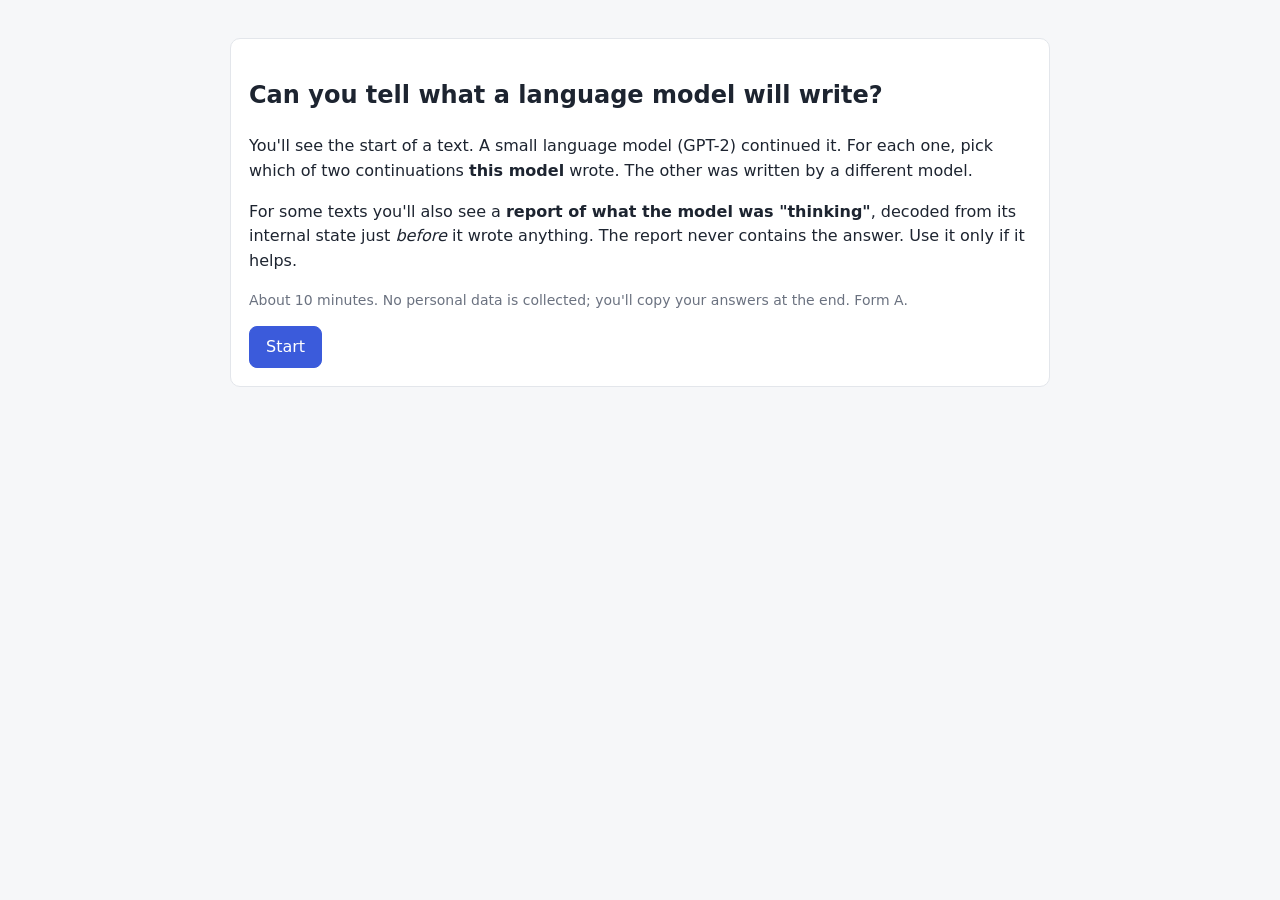
<file: study/pilot_other_model/pilot_form_A.html>
<!doctype html>
<html lang="en">
<head>
<meta charset="utf-8">
<meta name="viewport" content="width=device-width, initial-scale=1">
<title>Reading a model's mind: pilot (form A)</title>
<style>
  :root { --bg:#f6f7f9; --card:#fff; --ink:#1d2430; --muted:#6b7280; --line:#e3e6eb; --accent:#3b5bdb; --good:#2f9e44; --warn:#f08c00; --bad:#e03131; }
  @media (prefers-color-scheme: dark) { :root { --bg:#111418; --card:#1a1f26; --ink:#e6e9ee; --muted:#8b94a3; --line:#2a313b; --accent:#748ffc; } }
  body { margin:0; background:var(--bg); color:var(--ink); font:16px/1.55 system-ui, sans-serif; }
  main { max-width: 820px; margin: 0 auto; padding: 24px 16px 60px; }
  .card { background:var(--card); border:1px solid var(--line); border-radius:10px; padding:18px; margin:14px 0; }
  .prompt { font-family: ui-monospace, Consolas, monospace; font-size:15px; white-space: pre-wrap; }
  .opt { display:block; border:2px solid var(--line); border-radius:8px; padding:12px; margin:8px 0; cursor:pointer; }
  .opt.sel { border-color: var(--accent); }
  .report { border-left:4px solid var(--accent); padding-left:12px; }
  .chips span { display:inline-block; border:1px solid var(--line); border-radius:14px; padding:2px 10px; margin:2px; font-size:14px; }
  .muted { color: var(--muted); font-size: 14px; }
  button { font: inherit; padding: 8px 16px; border-radius: 8px; border: 1px solid var(--accent); background: var(--accent); color: #fff; cursor: pointer; }
  button:disabled { opacity: .4; cursor: default; }
  .conf label { margin-right: 10px; }
  textarea { width:100%; height: 140px; font-family: ui-monospace, monospace; }
</style>
</head>
<body>
<main>
  <section id="intro" class="card">
    <h1>Can you tell what a language model will write?</h1>
    <p>You'll see the start of a text. A small language model (GPT-2) continued it. For each one, pick which of two
      continuations <b>this model</b> wrote. The other was written by a different model.</p>
    <p>For some texts you'll also see a <b>report of what the model was "thinking"</b>, decoded from its internal state
      just <i>before</i> it wrote anything. The report never contains the answer. Use it only if it helps.</p>
    <p class="muted">About 10 minutes. No personal data is collected; you'll copy your answers at the end.
      Form A.</p>
    <button onclick="start()">Start</button>
  </section>
  <section id="q" class="card" hidden></section>
  <section id="done" class="card" hidden>
    <h2>Thank you!</h2>
    <p>Please copy the text below and send it back to the researcher.</p>
    <textarea id="results" readonly></textarea>
  </section>
</main>
<script>
const ITEMS = [{"id": 0, "prompt": "Tall fescue is a cool-season, bunch-type grass that grows with course to medium textured leaves. Adapted to a wide range of soil conditions but performs best in moist, well drained soils. Good heat and drought tolerance (for a cool-season grass) and poor cold tolerance makes this species a good choice for transition zone lawns. It will stay green year-round in the transition zone if watered.\nIt will winter kill when planted", "options": [".", "in a dry, well drained soil."], "report": {"overall_strength_text": "weak to strong signal: with this few words we can't pin it down more precisely (reliable share 14%-69%, 95% range)", "summary": "While producing this answer, the model's internal state repeatedly reflected 'plants', 'good', 'seasons', 'species' and 'condition' (all also present in the text). It also repeatedly reflected 'care', 'characteristics' and 'mention', which the text does not mention; this may be the model's own expectation or inference, or noise. Check before relying on it. A second, independent method (a lens that reads the same internal state without our decoder) also pointed to 'plants', so these are the most trustworthy themes. Some ideas showed up in the model's internal state before it wrote them: 'plants (1 words early)'. This suggests it was already heading there.", "themes": [{"theme": "plants", "stem": "plant", "share_of_explanations": 0.5, "tokens": [92, 93], "in_input": true, "named_entity": false, "mean_fve": 0.1433, "anticipated": true, "words_ahead": 1, "corroborated": true}, {"theme": "good", "stem": "good", "share_of_explanations": 0.375, "tokens": [86, 92, 93], "in_input": true, "named_entity": false, "mean_fve": 0.1805, "anticipated": false, "words_ahead": null, "corroborated": false}, {"theme": "care", "stem": "care", "share_of_explanations": 0.375, "tokens": [92, 93], "in_input": false, "named_entity": false, "mean_fve": 0.1407, "anticipated": false, "words_ahead": null, "corroborated": false}, {"theme": "seasons", "stem": "season", "share_of_explanations": 0.375, "tokens": [92, 93], "in_input": true, "named_entity": false, "mean_fve": 0.1399, "anticipated": false, "words_ahead": null, "corroborated": false}, {"theme": "characteristics", "stem": "characteristic", "share_of_explanations": 0.25, "tokens": [86], "in_input": false, "named_entity": false, "mean_fve": 0.2896, "anticipated": false, "words_ahead": null, "corroborated": false}, {"theme": "species", "stem": "speci", "share_of_explanations": 0.25, "tokens": [86], "in_input": true, "named_entity": false, "mean_fve": 0.2544, "anticipated": false, "words_ahead": null, "corroborated": false}, {"theme": "condition", "stem": "condition", "share_of_explanations": 0.25, "tokens": [86, 93], "in_input": true, "named_entity": false, "mean_fve": 0.224, "anticipated": false, "words_ahead": null, "corroborated": false}, {"theme": "mention", "stem": "mention", "share_of_explanations": 0.25, "tokens": [86, 92], "in_input": false, "named_entity": false, "mean_fve": 0.2081, "anticipated": false, "words_ahead": null, "corroborated": false}], "limits": ["These are reconstructions of the model's internal state from a small, weak decoder, not the model's own words.", "Specific names, places and numbers in explanations are usually invented; trust recurring themes, not details.", "A theme 'not in the text' may be the model's own expectation, or noise; treat it as a lead to check, not a fact.", "Signal strength compares each read with reads of the wrong text; 'none' means no evidence either way.", "'Seen before it was written' can mean the topic simply made it predictable: in tests this reader names the upcoming word 7x more often than chance, but about as often as a summary of the text so far does."], "coverage_text": "Reliable reads on 3 of 8 answer tokens (this tool typically gets 36%).", "consistency": {"score": 0.0, "split_half_jaccard": 0.0, "label": "low", "text": "Repeatability: low. If the model were read again, roughly 0% of these themes would be expected to recur (split-half estimate)."}, "lens_leaning": [{"word": "through", "share_of_tokens": 0.375}, {"word": "recommended", "share_of_tokens": 0.25}, {"word": "posted", "share_of_tokens": 0.25}, {"word": "under", "share_of_tokens": 0.25}, {"word": "out", "share_of_tokens": 0.25}, {"word": "outside", "share_of_tokens": 0.25}, {"word": "off", "share_of_tokens": 0.25}, {"word": "during", "share_of_tokens": 0.25}]}, "show_report": true}, {"id": 1, "prompt": "Phasing out traditional coal power is essential for Canadians and people around the world to enjoy clean air, healthy communities, a safe climate, and cleaner economic growth.\nCanada\u2019s Minister of Environment and Climate Change, Catherine McKenna, and the UK\u2019s Minister of State for Energy and Clean", "options": ["Energy, Catherine McKenna, and the UK\u2019s Minister of State for Energy", "Energy, Greg Clark, have announced a new plan to reduce carbon emissions by 20"], "report": {"overall_strength_text": "no reliable signal: no better than a description of some other text", "summary": "The reader found no reliable signal for this answer: its explanations were no better than descriptions of unrelated text. Do not draw conclusions from them.", "themes": [], "limits": ["These are reconstructions of the model's internal state from a small, weak decoder, not the model's own words.", "Specific names, places and numbers in explanations are usually invented; trust recurring themes, not details.", "A theme 'not in the text' may be the model's own expectation, or noise; treat it as a lead to check, not a fact.", "Signal strength compares each read with reads of the wrong text; 'none' means no evidence either way.", "'Seen before it was written' can mean the topic simply made it predictable: in tests this reader names the upcoming word 7x more often than chance, but about as often as a summary of the text so far does."], "coverage_text": "Reliable reads on 0 of 8 answer tokens (this tool typically gets 36%).", "consistency": {"score": null, "label": "unknown", "text": "Not enough reads to estimate how repeatable this report is (use 2+ samples)."}, "lens_leaning": [{"word": "health", "share_of_tokens": 0.5}, {"word": "energy", "share_of_tokens": 0.5}, {"word": "communications", "share_of_tokens": 0.5}, {"word": "security", "share_of_tokens": 0.5}, {"word": "minister", "share_of_tokens": 0.375}, {"word": "general", "share_of_tokens": 0.375}, {"word": "environment", "share_of_tokens": 0.375}, {"word": "secretary", "share_of_tokens": 0.25}]}, "show_report": false}, {"id": 2, "prompt": "The lottery is a type of gambling that involves picking a series of numbers. The prizes in a lottery can be huge, with jackpots often exceeding the cost of a ticket.\nHistorically, lotteries have been used to raise money for a wide variety of purposes. During the Revolutionary War, for", "options": ["example, the government used a lottery to raise money for the war effort.", "example, the lottery was used to raise money for a small number of people."], "report": {"overall_strength_text": "moderate to strong signal: with this few words we can't pin it down more precisely (reliable share 22%-78%, 95% range)", "summary": "While producing this answer, the model's internal state repeatedly reflected 'during' (all also present in the text). It also repeatedly reflected 'early', 'period', 'popular', 'became' and 'era', which the text does not mention; this may be the model's own expectation or inference, or noise. Check before relying on it. A second, independent method (a lens that reads the same internal state without our decoder) also pointed to 'during', 'early', 'period' and 'era', so these are the most trustworthy themes. Some ideas showed up in the model's internal state before it wrote them: 'during (1 words early)'. This suggests it was already heading there. Explanations also kept naming 'American' and 'Civil' (found by our decoder only), which the text never mentions. Treat this as an association the model made (the kind of setting it linked the text to), not as a fact it knows.", "themes": [{"theme": "during", "stem": "dur", "share_of_explanations": 0.6, "tokens": [54, 56, 59], "in_input": true, "named_entity": false, "mean_fve": 0.3106, "anticipated": true, "words_ahead": 1, "corroborated": true}, {"theme": "early", "stem": "early", "share_of_explanations": 0.6, "tokens": [54, 55, 56], "in_input": false, "named_entity": false, "mean_fve": 0.29, "anticipated": false, "words_ahead": null, "corroborated": true}, {"theme": "american", "stem": "america", "share_of_explanations": 0.6, "tokens": [54, 55, 56, 59], "in_input": false, "named_entity": true, "mean_fve": 0.2806, "anticipated": false, "words_ahead": null, "corroborated": false}, {"theme": "period", "stem": "period", "share_of_explanations": 0.5, "tokens": [54, 55, 56], "in_input": false, "named_entity": false, "mean_fve": 0.2899, "anticipated": false, "words_ahead": null, "corroborated": true}, {"theme": "popular", "stem": "popular", "share_of_explanations": 0.5, "tokens": [54, 55, 56], "in_input": false, "named_entity": false, "mean_fve": 0.2577, "anticipated": false, "words_ahead": null, "corroborated": false}, {"theme": "became", "stem": "became", "share_of_explanations": 0.4, "tokens": [54, 55, 56], "in_input": false, "named_entity": false, "mean_fve": 0.2569, "anticipated": false, "words_ahead": null, "corroborated": false}, {"theme": "era", "stem": "era", "share_of_explanations": 0.3, "tokens": [54, 56, 59], "in_input": false, "named_entity": false, "mean_fve": 0.3283, "anticipated": false, "words_ahead": null, "corroborated": true}, {"theme": "civil", "stem": "civil", "share_of_explanations": 0.3, "tokens": [59], "in_input": false, "named_entity": true, "mean_fve": 0.3074, "anticipated": false, "words_ahead": null, "corroborated": false}], "limits": ["These are reconstructions of the model's internal state from a small, weak decoder, not the model's own words.", "Specific names, places and numbers in explanations are usually invented; trust recurring themes, not details.", "A theme 'not in the text' may be the model's own expectation, or noise; treat it as a lead to check, not a fact.", "Signal strength compares each read with reads of the wrong text; 'none' means no evidence either way.", "'Seen before it was written' can mean the topic simply made it predictable: in tests this reader names the upcoming word 7x more often than chance, but about as often as a summary of the text so far does."], "coverage_text": "Reliable reads on 4 of 8 answer tokens (this tool typically gets 36%).", "consistency": {"score": 0.4, "split_half_jaccard": 0.25, "label": "medium", "text": "Repeatability: medium. If the model were read again, roughly 40% of these themes would be expected to recur (split-half estimate)."}, "lens_leaning": [{"word": "during", "share_of_tokens": 0.5}, {"word": "era", "share_of_tokens": 0.5}, {"word": "many", "share_of_tokens": 0.375}, {"word": "years", "share_of_tokens": 0.375}, {"word": "new", "share_of_tokens": 0.375}, {"word": "period", "share_of_tokens": 0.375}, {"word": "through", "share_of_tokens": 0.25}, {"word": "first", "share_of_tokens": 0.25}]}, "show_report": true}, {"id": 3, "prompt": "Center for Biological Diversity\nProtecting endangered species and wild\nplaces of western North America\nFor Immediate Release:\nMay 1, 2001\nENDANGERED ARROYO TOADS CONFIRMED ON NEWHALL HOLDINGS\nGROUPS SUE TO HALT DESTRUCTION OF HABITAT ALONG SANTA CLARA RIVER.\nLos Angeles-The Center for Biological Diversity and Friends of", "options": ["the San Bernardino River Valley (CBDV) are pleased to announce that the", "the Earth, the Center for Biological Diversity and Friends of the Earth, the Center"], "report": {"overall_strength_text": "weak to moderate signal: with this few words we can't pin it down more precisely (reliable share 2%-47%, 95% range)", "summary": "While producing this answer, the model's internal state repeatedly reflected 'protect' (all also present in the text). It also repeatedly reflected 'efforts', 'organization' and 'works', which the text does not mention; this may be the model's own expectation or inference, or noise. Check before relying on it. Explanations also kept naming 'Partnership' (found by our decoder only), which the text never mentions. Treat this as an association the model made (the kind of setting it linked the text to), not as a fact it knows.", "themes": [{"theme": "efforts", "stem": "effort", "share_of_explanations": 0.667, "tokens": [85], "in_input": false, "named_entity": false, "mean_fve": 0.2449, "anticipated": false, "words_ahead": null, "corroborated": false}, {"theme": "partnership", "stem": "partnership", "share_of_explanations": 0.667, "tokens": [85], "in_input": false, "named_entity": true, "mean_fve": 0.2385, "anticipated": false, "words_ahead": null, "corroborated": false}, {"theme": "organization", "stem": "organization", "share_of_explanations": 0.667, "tokens": [85], "in_input": false, "named_entity": false, "mean_fve": 0.2385, "anticipated": false, "words_ahead": null, "corroborated": false}, {"theme": "works", "stem": "work", "share_of_explanations": 0.667, "tokens": [85], "in_input": false, "named_entity": false, "mean_fve": 0.2385, "anticipated": false, "words_ahead": null, "corroborated": false}, {"theme": "protect", "stem": "protect", "share_of_explanations": 0.667, "tokens": [85], "in_input": true, "named_entity": false, "mean_fve": 0.2385, "anticipated": false, "words_ahead": null, "corroborated": false}], "limits": ["These are reconstructions of the model's internal state from a small, weak decoder, not the model's own words.", "Specific names, places and numbers in explanations are usually invented; trust recurring themes, not details.", "A theme 'not in the text' may be the model's own expectation, or noise; treat it as a lead to check, not a fact.", "Signal strength compares each read with reads of the wrong text; 'none' means no evidence either way.", "'Seen before it was written' can mean the topic simply made it predictable: in tests this reader names the upcoming word 7x more often than chance, but about as often as a summary of the text so far does."], "coverage_text": "Reliable reads on 1 of 8 answer tokens (this tool typically gets 36%).", "consistency": {"score": null, "label": "unknown", "text": "Not enough reads to estimate how repeatable this report is (use 2+ samples)."}, "lens_leaning": [{"word": "international", "share_of_tokens": 0.375}, {"word": "human", "share_of_tokens": 0.375}, {"word": "new", "share_of_tokens": 0.25}, {"word": "city", "share_of_tokens": 0.25}, {"word": "national", "share_of_tokens": 0.25}, {"word": "says", "share_of_tokens": 0.25}, {"word": "against", "share_of_tokens": 0.25}, {"word": "said", "share_of_tokens": 0.25}]}, "show_report": false}, {"id": 4, "prompt": "addition to your Free mattress\nAllergen test we will also check\nyour room for temperature and humidity levels. Humidity is a very important\nfactor in the fight against dust mites.\nWhat is Humidity?\nIn simple terms, humidity is a measure of how much moisture is in the air.\nThe most commonly used term for humidity is", "options": ["\"humidity\".", "the air that is in the air."], "report": {"overall_strength_text": "weak to strong signal: with this few words we can't pin it down more precisely (reliable share 7%-59%, 95% range)", "summary": "While producing this answer, the model's internal state repeatedly reflected 'measuring', 'temperature' and 'factors' (all also present in the text). It also repeatedly reflected 'importance', 'like', 'energy', 'determining' and 'barbell', which the text does not mention; this may be the model's own expectation or inference, or noise. Check before relying on it. A second, independent method (a lens that reads the same internal state without our decoder) also pointed to 'measuring' and 'determining', so these are the most trustworthy themes.", "themes": [{"theme": "measuring", "stem": "measur", "share_of_explanations": 0.8, "tokens": [65, 70], "in_input": true, "named_entity": false, "mean_fve": 0.2722, "anticipated": false, "words_ahead": null, "corroborated": true}, {"theme": "importance", "stem": "importance", "share_of_explanations": 0.4, "tokens": [65], "in_input": false, "named_entity": false, "mean_fve": 0.373, "anticipated": false, "words_ahead": null, "corroborated": false}, {"theme": "like", "stem": "like", "share_of_explanations": 0.4, "tokens": [65], "in_input": false, "named_entity": false, "mean_fve": 0.373, "anticipated": false, "words_ahead": null, "corroborated": false}, {"theme": "energy", "stem": "energy", "share_of_explanations": 0.4, "tokens": [65], "in_input": false, "named_entity": false, "mean_fve": 0.373, "anticipated": false, "words_ahead": null, "corroborated": false}, {"theme": "temperature", "stem": "temperature", "share_of_explanations": 0.4, "tokens": [65], "in_input": true, "named_entity": false, "mean_fve": 0.373, "anticipated": false, "words_ahead": null, "corroborated": false}, {"theme": "determining", "stem": "determin", "share_of_explanations": 0.4, "tokens": [65], "in_input": false, "named_entity": false, "mean_fve": 0.373, "anticipated": false, "words_ahead": null, "corroborated": true}, {"theme": "barbell", "stem": "barbell", "share_of_explanations": 0.4, "tokens": [65], "in_input": false, "named_entity": false, "mean_fve": 0.3401, "anticipated": false, "words_ahead": null, "corroborated": false}, {"theme": "factors", "stem": "factor", "share_of_explanations": 0.4, "tokens": [65, 70], "in_input": true, "named_entity": false, "mean_fve": 0.2876, "anticipated": false, "words_ahead": null, "corroborated": false}], "limits": ["These are reconstructions of the model's internal state from a small, weak decoder, not the model's own words.", "Specific names, places and numbers in explanations are usually invented; trust recurring themes, not details.", "A theme 'not in the text' may be the model's own expectation, or noise; treat it as a lead to check, not a fact.", "Signal strength compares each read with reads of the wrong text; 'none' means no evidence either way.", "'Seen before it was written' can mean the topic simply made it predictable: in tests this reader names the upcoming word 7x more often than chance, but about as often as a summary of the text so far does."], "coverage_text": "Reliable reads on 2 of 8 answer tokens (this tool typically gets 36%).", "consistency": {"score": 0.5, "split_half_jaccard": 0.333, "label": "medium", "text": "Repeatability: medium. If the model were read again, roughly 50% of these themes would be expected to recur (split-half estimate)."}, "lens_leaning": [{"word": "used", "share_of_tokens": 0.375}, {"word": "term", "share_of_tokens": 0.25}, {"word": "common", "share_of_tokens": 0.25}, {"word": "popular", "share_of_tokens": 0.25}, {"word": "available", "share_of_tokens": 0.25}, {"word": "metric", "share_of_tokens": 0.25}, {"word": "measurement", "share_of_tokens": 0.25}, {"word": "word", "share_of_tokens": 0.25}]}, "show_report": true}, {"id": 5, "prompt": "Broadcast on \"Coast to Coast\": January 9, 2003\nAA: I'm Avi Arditti with Rosanne Skirble, and this week on Wordmaster, we meet an English teacher", "options": ["who is a teacher of English. She's a teacher of English at the University", "who is a teacher at the University of Bristol. She is a teacher at the"], "report": {"overall_strength_text": "weak to strong signal: with this few words we can't pin it down more precisely (reliable share 14%-69%, 95% range)", "summary": "It also repeatedly reflected 'related', 'podcast', 'introducing', 'new', 'listing', 'topics', 'guest' and 'content', which the text does not mention; this may be the model's own expectation or inference, or noise. Check before relying on it. A second, independent method (a lens that reads the same internal state without our decoder) also pointed to 'podcast' and 'introducing', so these are the most trustworthy themes.", "themes": [{"theme": "related", "stem": "relat", "share_of_explanations": 0.5, "tokens": [35, 36], "in_input": false, "named_entity": false, "mean_fve": 0.1617, "anticipated": false, "words_ahead": null, "corroborated": false}, {"theme": "podcast", "stem": "podcast", "share_of_explanations": 0.375, "tokens": [35, 36], "in_input": false, "named_entity": false, "mean_fve": 0.168, "anticipated": false, "words_ahead": null, "corroborated": true}, {"theme": "introducing", "stem": "introduc", "share_of_explanations": 0.375, "tokens": [36], "in_input": false, "named_entity": false, "mean_fve": 0.1572, "anticipated": false, "words_ahead": null, "corroborated": true}, {"theme": "new", "stem": "new", "share_of_explanations": 0.375, "tokens": [36], "in_input": false, "named_entity": false, "mean_fve": 0.1572, "anticipated": false, "words_ahead": null, "corroborated": false}, {"theme": "listing", "stem": "list", "share_of_explanations": 0.375, "tokens": [35], "in_input": false, "named_entity": false, "mean_fve": 0.1512, "anticipated": false, "words_ahead": null, "corroborated": false}, {"theme": "topics", "stem": "topic", "share_of_explanations": 0.375, "tokens": [35, 36], "in_input": false, "named_entity": false, "mean_fve": 0.1467, "anticipated": false, "words_ahead": null, "corroborated": false}, {"theme": "guest", "stem": "guest", "share_of_explanations": 0.25, "tokens": [36], "in_input": false, "named_entity": false, "mean_fve": 0.1772, "anticipated": false, "words_ahead": null, "corroborated": false}, {"theme": "content", "stem": "content", "share_of_explanations": 0.25, "tokens": [35, 36], "in_input": false, "named_entity": false, "mean_fve": 0.1715, "anticipated": false, "words_ahead": null, "corroborated": false}], "limits": ["These are reconstructions of the model's internal state from a small, weak decoder, not the model's own words.", "Specific names, places and numbers in explanations are usually invented; trust recurring themes, not details.", "A theme 'not in the text' may be the model's own expectation, or noise; treat it as a lead to check, not a fact.", "Signal strength compares each read with reads of the wrong text; 'none' means no evidence either way.", "'Seen before it was written' can mean the topic simply made it predictable: in tests this reader names the upcoming word 7x more often than chance, but about as often as a summary of the text so far does."], "coverage_text": "Reliable reads on 3 of 8 answer tokens (this tool typically gets 36%).", "consistency": {"score": 0.222, "split_half_jaccard": 0.125, "label": "low", "text": "Repeatability: low. If the model were read again, roughly 22% of these themes would be expected to recur (split-half estimate)."}, "lens_leaning": [{"word": "mark", "share_of_tokens": 0.375}, {"word": "press", "share_of_tokens": 0.25}, {"word": "news", "share_of_tokens": 0.25}, {"word": "talk", "share_of_tokens": 0.25}, {"word": "here", "share_of_tokens": 0.25}, {"word": "mike", "share_of_tokens": 0.25}, {"word": "new", "share_of_tokens": 0.25}, {"word": "teacher", "share_of_tokens": 0.25}]}, "show_report": false}, {"id": 6, "prompt": "A CHANGE OF GOVERNMENT\nThe 1985-1990 Plan\nIn 1986, when general elections took place for the sixth time since independence, the 15-Year Plan for Educational Development 1968-1983 had completed its execution period. The Ministry of Education developed a new plan for 1985-90 that was based on the results of an", "options": ["election in which the government had won the majority of seats. The plan was based", "independent study of the educational system in the country. The plan was based on the"], "report": {"overall_strength_text": "moderate to strong signal: with this few words we can't pin it down more precisely (reliable share 31%-86%, 95% range)", "summary": "While producing this answer, the model's internal state repeatedly reflected 'new' (all also present in the text). It also repeatedly reflected 'implementation', 'during', 'implementing', 'parliamentary', 'reforms' and 'final', which the text does not mention; this may be the model's own expectation or inference, or noise. Check before relying on it. Explanations also kept naming 'Constitution' (found by our decoder only), which the text never mentions. Treat this as an association the model made (the kind of setting it linked the text to), not as a fact it knows.", "themes": [{"theme": "implementation", "stem": "implementation", "share_of_explanations": 0.429, "tokens": [59, 60, 63], "in_input": false, "named_entity": false, "mean_fve": 0.2236, "anticipated": false, "words_ahead": null, "corroborated": false}, {"theme": "during", "stem": "dur", "share_of_explanations": 0.357, "tokens": [62, 63, 65], "in_input": false, "named_entity": false, "mean_fve": 0.2849, "anticipated": false, "words_ahead": null, "corroborated": false}, {"theme": "implementing", "stem": "implement", "share_of_explanations": 0.286, "tokens": [62, 63], "in_input": false, "named_entity": false, "mean_fve": 0.3121, "anticipated": false, "words_ahead": null, "corroborated": false}, {"theme": "parliamentary", "stem": "parliament", "share_of_explanations": 0.286, "tokens": [62, 63, 65], "in_input": false, "named_entity": false, "mean_fve": 0.2752, "anticipated": false, "words_ahead": null, "corroborated": false}, {"theme": "new", "stem": "new", "share_of_explanations": 0.286, "tokens": [60, 62, 63], "in_input": true, "named_entity": false, "mean_fve": 0.2581, "anticipated": false, "words_ahead": null, "corroborated": false}, {"theme": "reforms", "stem": "reform", "share_of_explanations": 0.286, "tokens": [59, 60, 62, 63], "in_input": false, "named_entity": false, "mean_fve": 0.2508, "anticipated": false, "words_ahead": null, "corroborated": false}, {"theme": "constitution", "stem": "constitution", "share_of_explanations": 0.286, "tokens": [59, 60, 63], "in_input": false, "named_entity": true, "mean_fve": 0.2206, "anticipated": false, "words_ahead": null, "corroborated": false}, {"theme": "final", "stem": "final", "share_of_explanations": 0.286, "tokens": [59, 60, 62, 65], "in_input": false, "named_entity": false, "mean_fve": 0.2097, "anticipated": false, "words_ahead": null, "corroborated": false}], "limits": ["These are reconstructions of the model's internal state from a small, weak decoder, not the model's own words.", "Specific names, places and numbers in explanations are usually invented; trust recurring themes, not details.", "A theme 'not in the text' may be the model's own expectation, or noise; treat it as a lead to check, not a fact.", "Signal strength compares each read with reads of the wrong text; 'none' means no evidence either way.", "'Seen before it was written' can mean the topic simply made it predictable: in tests this reader names the upcoming word 7x more often than chance, but about as often as a summary of the text so far does."], "coverage_text": "Reliable reads on 5 of 8 answer tokens (this tool typically gets 36%).", "consistency": {"score": 0.182, "split_half_jaccard": 0.1, "label": "low", "text": "Repeatability: low. If the model were read again, roughly 18% of these themes would be expected to recur (split-half estimate)."}, "lens_leaning": [{"word": "previous", "share_of_tokens": 0.375}, {"word": "earlier", "share_of_tokens": 0.375}, {"word": "made", "share_of_tokens": 0.25}, {"word": "based", "share_of_tokens": 0.25}, {"word": "principles", "share_of_tokens": 0.25}, {"word": "three", "share_of_tokens": 0.25}, {"word": "existing", "share_of_tokens": 0.25}, {"word": "several", "share_of_tokens": 0.25}]}, "show_report": true}, {"id": 7, "prompt": "Feb. 6, 2005 The Hubble Space Telescope's latest image of the star V838 Monocerotis (V838 Mon) reveals", "options": ["a bright, bright star that is about 1.5 times brighter than the Sun", "a new star, V838, that is about 1.5 times brighter"], "report": {"overall_strength_text": "weak to strong signal: with this few words we can't pin it down more precisely (reliable share 7%-59%, 95% range)", "summary": "While producing this answer, the model's internal state repeatedly reflected 'telescope' and 'reveals' (all also present in the text). It also repeatedly reflected 'nasa's', 'observation', 'night', 'stunning' and 'views', which the text does not mention; this may be the model's own expectation or inference, or noise. Check before relying on it. Explanations also kept naming 'Mars' (found by our decoder only), which the text never mentions. Treat this as an association the model made (the kind of setting it linked the text to), not as a fact it knows.", "themes": [{"theme": "nasa's", "stem": "nasa'", "share_of_explanations": 0.5, "tokens": [28, 29], "in_input": false, "named_entity": false, "mean_fve": 0.1861, "anticipated": false, "words_ahead": null, "corroborated": false}, {"theme": "telescope", "stem": "telescope", "share_of_explanations": 0.5, "tokens": [28, 29], "in_input": true, "named_entity": false, "mean_fve": 0.1649, "anticipated": false, "words_ahead": null, "corroborated": false}, {"theme": "observation", "stem": "observation", "share_of_explanations": 0.333, "tokens": [29], "in_input": false, "named_entity": false, "mean_fve": 0.237, "anticipated": false, "words_ahead": null, "corroborated": false}, {"theme": "reveals", "stem": "reveal", "share_of_explanations": 0.333, "tokens": [29], "in_input": true, "named_entity": false, "mean_fve": 0.237, "anticipated": false, "words_ahead": null, "corroborated": false}, {"theme": "mars", "stem": "mars", "share_of_explanations": 0.333, "tokens": [28, 29], "in_input": false, "named_entity": true, "mean_fve": 0.2107, "anticipated": false, "words_ahead": null, "corroborated": false}, {"theme": "night", "stem": "night", "share_of_explanations": 0.333, "tokens": [29], "in_input": false, "named_entity": false, "mean_fve": 0.2092, "anticipated": false, "words_ahead": null, "corroborated": false}, {"theme": "stunning", "stem": "stunn", "share_of_explanations": 0.333, "tokens": [28, 29], "in_input": false, "named_entity": false, "mean_fve": 0.2027, "anticipated": false, "words_ahead": null, "corroborated": false}, {"theme": "views", "stem": "view", "share_of_explanations": 0.333, "tokens": [28, 29], "in_input": false, "named_entity": false, "mean_fve": 0.2027, "anticipated": false, "words_ahead": null, "corroborated": false}], "limits": ["These are reconstructions of the model's internal state from a small, weak decoder, not the model's own words.", "Specific names, places and numbers in explanations are usually invented; trust recurring themes, not details.", "A theme 'not in the text' may be the model's own expectation, or noise; treat it as a lead to check, not a fact.", "Signal strength compares each read with reads of the wrong text; 'none' means no evidence either way.", "'Seen before it was written' can mean the topic simply made it predictable: in tests this reader names the upcoming word 7x more often than chance, but about as often as a summary of the text so far does."], "coverage_text": "Reliable reads on 2 of 8 answer tokens (this tool typically gets 36%).", "consistency": {"score": 0.0, "split_half_jaccard": 0.0, "label": "low", "text": "Repeatability: low. If the model were read again, roughly 0% of these themes would be expected to recur (split-half estimate)."}, "lens_leaning": [{"word": "found", "share_of_tokens": 0.25}, {"word": "appeared", "share_of_tokens": 0.25}, {"word": "iii", "share_of_tokens": 0.25}, {"word": "released", "share_of_tokens": 0.25}, {"word": "began", "share_of_tokens": 0.25}, {"word": "mon", "share_of_tokens": 0.25}, {"word": "moon", "share_of_tokens": 0.25}, {"word": "located", "share_of_tokens": 0.125}]}, "show_report": false}, {"id": 8, "prompt": "Light Therapy Diagnostic Indications and Contraindications\nThe chief indication for light therapy is seasonal affective disorder (SAD) (Rosenthal et al. 1984) or, as classified in DSM-IV (American Psychiatric Association 1994), any form of recurrent mood disorder to which the specifier \u201cwith seasonal pattern\u201d applies (\nAs can be seen in\n", "options": ["The main symptoms of SAD are:", "The primary symptom of SAD is a lack of energy, and the primary symptom"], "report": {"overall_strength_text": "no reliable signal: no better than a description of some other text", "summary": "The reader found no reliable signal for this answer: its explanations were no better than descriptions of unrelated text. Do not draw conclusions from them.", "themes": [], "limits": ["These are reconstructions of the model's internal state from a small, weak decoder, not the model's own words.", "Specific names, places and numbers in explanations are usually invented; trust recurring themes, not details.", "A theme 'not in the text' may be the model's own expectation, or noise; treat it as a lead to check, not a fact.", "Signal strength compares each read with reads of the wrong text; 'none' means no evidence either way.", "'Seen before it was written' can mean the topic simply made it predictable: in tests this reader names the upcoming word 7x more often than chance, but about as often as a summary of the text so far does."], "coverage_text": "Reliable reads on 0 of 8 answer tokens (this tool typically gets 36%).", "consistency": {"score": null, "label": "unknown", "text": "Not enough reads to estimate how repeatable this report is (use 2+ samples)."}, "lens_leaning": [{"word": "figure", "share_of_tokens": 0.625}, {"word": "fig", "share_of_tokens": 0.625}, {"word": "table", "share_of_tokens": 0.5}, {"word": "see", "share_of_tokens": 0.375}, {"word": "here", "share_of_tokens": 0.375}, {"word": "shown", "share_of_tokens": 0.375}, {"word": "thus", "share_of_tokens": 0.25}, {"word": "app", "share_of_tokens": 0.25}]}, "show_report": true}, {"id": 9, "prompt": "- Special Sections\n- Dawgs Deals\nGiven the high concentration of poison found at the site of the historic trees at Auburn", "options": [", the Dawgs are not only a great place to find poison, but also", ", it is important to note that the tree was not a natural tree. It"], "report": {"overall_strength_text": "moderate to strong signal: with this few words we can't pin it down more precisely (reliable share 53%-98%, 95% range)", "summary": "While producing this answer, the model's internal state repeatedly reflected 'site' (all also present in the text). It also repeatedly reflected 'location' and 'near', which the text does not mention; this may be the model's own expectation or inference, or noise. Check before relying on it. A second, independent method (a lens that reads the same internal state without our decoder) also pointed to 'site', 'location' and 'near', so these are the most trustworthy themes.", "themes": [{"theme": "site", "stem": "site", "share_of_explanations": 0.429, "tokens": [18, 19, 21, 22, 24], "in_input": true, "named_entity": false, "mean_fve": 0.2467, "anticipated": false, "words_ahead": null, "corroborated": true}, {"theme": "location", "stem": "locat", "share_of_explanations": 0.381, "tokens": [18, 20, 21, 24], "in_input": false, "named_entity": false, "mean_fve": 0.2656, "anticipated": false, "words_ahead": null, "corroborated": true}, {"theme": "near", "stem": "near", "share_of_explanations": 0.286, "tokens": [18, 20, 22, 24], "in_input": false, "named_entity": false, "mean_fve": 0.2975, "anticipated": false, "words_ahead": null, "corroborated": true}], "limits": ["These are reconstructions of the model's internal state from a small, weak decoder, not the model's own words.", "Specific names, places and numbers in explanations are usually invented; trust recurring themes, not details.", "A theme 'not in the text' may be the model's own expectation, or noise; treat it as a lead to check, not a fact.", "Signal strength compares each read with reads of the wrong text; 'none' means no evidence either way.", "'Seen before it was written' can mean the topic simply made it predictable: in tests this reader names the upcoming word 7x more often than chance, but about as often as a summary of the text so far does."], "coverage_text": "Reliable reads on 7 of 8 answer tokens (this tool typically gets 36%).", "consistency": {"score": 0.364, "split_half_jaccard": 0.222, "label": "medium", "text": "Repeatability: medium. If the model were read again, roughly 36% of these themes would be expected to recur (split-half estimate)."}, "lens_leaning": [{"word": "site", "share_of_tokens": 0.375}, {"word": "last", "share_of_tokens": 0.375}, {"word": "crime", "share_of_tokens": 0.375}, {"word": "city", "share_of_tokens": 0.25}, {"word": "during", "share_of_tokens": 0.25}, {"word": "near", "share_of_tokens": 0.25}, {"word": "today", "share_of_tokens": 0.25}, {"word": "here", "share_of_tokens": 0.25}]}, "show_report": false}, {"id": 10, "prompt": "In social science, for example sociology, attempts are made to interpret actual events. The stories constructed by sociologists and anthropologists are argued to be more than mere abstractions, and more than statistical predictions - they are held to convey something that is really taking place 'beneath' the surface of events. Thus, for example, an uprising may be interpreted and argued to be a manifestation of class tensions around economic entitlements. Understanding global economic relations as", "options": ["a whole is a very important part of the development of social science.", "a whole, however, is not a simple task. It is a complex process"], "report": {"overall_strength_text": "moderate to strong signal: with this few words we can't pin it down more precisely (reliable share 31%-86%, 95% range)", "summary": "While producing this answer, the model's internal state repeatedly reflected 'economic' and 'understanding' (all also present in the text). It also repeatedly reflected 'explore', 'different' and 'policies', which the text does not mention; this may be the model's own expectation or inference, or noise. Check before relying on it.", "themes": [{"theme": "explore", "stem": "explore", "share_of_explanations": 0.385, "tokens": [85, 86, 87, 90], "in_input": false, "named_entity": false, "mean_fve": 0.2318, "anticipated": false, "words_ahead": null, "corroborated": false}, {"theme": "economic", "stem": "economic", "share_of_explanations": 0.308, "tokens": [85, 89], "in_input": true, "named_entity": false, "mean_fve": 0.2284, "anticipated": false, "words_ahead": null, "corroborated": false}, {"theme": "different", "stem": "different", "share_of_explanations": 0.308, "tokens": [86, 87, 90], "in_input": false, "named_entity": false, "mean_fve": 0.2188, "anticipated": false, "words_ahead": null, "corroborated": false}, {"theme": "policies", "stem": "polici", "share_of_explanations": 0.308, "tokens": [85, 90], "in_input": false, "named_entity": false, "mean_fve": 0.2081, "anticipated": false, "words_ahead": null, "corroborated": false}, {"theme": "understanding", "stem": "understand", "share_of_explanations": 0.308, "tokens": [87, 90], "in_input": true, "named_entity": false, "mean_fve": 0.1736, "anticipated": false, "words_ahead": null, "corroborated": false}], "limits": ["These are reconstructions of the model's internal state from a small, weak decoder, not the model's own words.", "Specific names, places and numbers in explanations are usually invented; trust recurring themes, not details.", "A theme 'not in the text' may be the model's own expectation, or noise; treat it as a lead to check, not a fact.", "Signal strength compares each read with reads of the wrong text; 'none' means no evidence either way.", "'Seen before it was written' can mean the topic simply made it predictable: in tests this reader names the upcoming word 7x more often than chance, but about as often as a summary of the text so far does."], "coverage_text": "Reliable reads on 5 of 8 answer tokens (this tool typically gets 36%).", "consistency": {"score": 0.0, "split_half_jaccard": 0.0, "label": "low", "text": "Repeatability: low. If the model were read again, roughly 0% of these themes would be expected to recur (split-half estimate)."}, "lens_leaning": [{"word": "like", "share_of_tokens": 0.25}, {"word": "through", "share_of_tokens": 0.25}, {"word": "ments", "share_of_tokens": 0.125}, {"word": "ings", "share_of_tokens": 0.125}, {"word": "ment", "share_of_tokens": 0.125}, {"word": "ences", "share_of_tokens": 0.125}, {"word": "ations", "share_of_tokens": 0.125}, {"word": "itudes", "share_of_tokens": 0.125}]}, "show_report": true}, {"id": 11, "prompt": "The village of Noyers in Burgundy is full of half-timbered houses, called \u00ab maisons \u00e0 pans de bois \u00bb or \u00ab maisons", "options": ["\u00e0 pans de bois \u00bb, and the village of Noyers is full", "\u00e0 pans de bois \u00bb or \u00ab maisons \u00e0 pans de bois \u00bb"], "report": {"overall_strength_text": "weak to moderate signal: with this few words we can't pin it down more precisely (reliable share 2%-47%, 95% range)", "summary": "It also repeatedly reflected 'originated' and 'ends', which the text does not mention; this may be the model's own expectation or inference, or noise. Check before relying on it.", "themes": [{"theme": "originated", "stem": "originat", "share_of_explanations": 1.0, "tokens": [27], "in_input": false, "named_entity": false, "mean_fve": 0.1369, "anticipated": false, "words_ahead": null, "corroborated": false}, {"theme": "ends", "stem": "ends", "share_of_explanations": 1.0, "tokens": [27], "in_input": false, "named_entity": false, "mean_fve": 0.1369, "anticipated": false, "words_ahead": null, "corroborated": false}], "limits": ["These are reconstructions of the model's internal state from a small, weak decoder, not the model's own words.", "Specific names, places and numbers in explanations are usually invented; trust recurring themes, not details.", "A theme 'not in the text' may be the model's own expectation, or noise; treat it as a lead to check, not a fact.", "Signal strength compares each read with reads of the wrong text; 'none' means no evidence either way.", "'Seen before it was written' can mean the topic simply made it predictable: in tests this reader names the upcoming word 7x more often than chance, but about as often as a summary of the text so far does."], "coverage_text": "Reliable reads on 1 of 8 answer tokens (this tool typically gets 36%).", "consistency": {"score": null, "label": "unknown", "text": "Not enough reads to estimate how repeatable this report is (use 2+ samples)."}, "lens_leaning": [{"word": "des", "share_of_tokens": 0.5}, {"word": "que", "share_of_tokens": 0.375}, {"word": "mar", "share_of_tokens": 0.25}, {"word": "ques", "share_of_tokens": 0.25}, {"word": "pour", "share_of_tokens": 0.25}, {"word": "qui", "share_of_tokens": 0.25}, {"word": "french", "share_of_tokens": 0.25}, {"word": "france", "share_of_tokens": 0.125}]}, "show_report": false}, {"id": 12, "prompt": "Find More Accuracy in the Treatment of Brain Tumor by Stereotactic Radiosurgery\nStereotactic radiotherapy (also called stereotaxy) is a type of minimally invasive surgical intervention. It uses radiation treatment to deliver a large and precise radiation dose to the tumor area in a single session. This type of surgery applies a three-dimensional coordinates system to locate small targets inside the body. With the help", "options": ["of a combination of a laser and a laser, the tumor area is then placed", "of a laser, the laser beam is directed at the tumor and the target is"], "report": {"overall_strength_text": "moderate to strong signal: with this few words we can't pin it down more precisely (reliable share 41%-93%, 95% range)", "summary": "While producing this answer, the model's internal state repeatedly reflected 'precise' (all also present in the text). It also repeatedly reflected 'detect', 'movement' and 'sensors', which the text does not mention; this may be the model's own expectation or inference, or noise. Check before relying on it.", "themes": [{"theme": "detect", "stem": "detect", "share_of_explanations": 0.444, "tokens": [79, 81, 83, 84, 85], "in_input": false, "named_entity": false, "mean_fve": 0.2067, "anticipated": false, "words_ahead": null, "corroborated": false}, {"theme": "movement", "stem": "movement", "share_of_explanations": 0.389, "tokens": [79, 82, 83, 85], "in_input": false, "named_entity": false, "mean_fve": 0.2266, "anticipated": false, "words_ahead": null, "corroborated": false}, {"theme": "precise", "stem": "precise", "share_of_explanations": 0.278, "tokens": [79, 83, 84, 85], "in_input": true, "named_entity": false, "mean_fve": 0.199, "anticipated": false, "words_ahead": null, "corroborated": false}, {"theme": "sensors", "stem": "sensor", "share_of_explanations": 0.278, "tokens": [79, 84, 85], "in_input": false, "named_entity": false, "mean_fve": 0.1604, "anticipated": false, "words_ahead": null, "corroborated": false}], "limits": ["These are reconstructions of the model's internal state from a small, weak decoder, not the model's own words.", "Specific names, places and numbers in explanations are usually invented; trust recurring themes, not details.", "A theme 'not in the text' may be the model's own expectation, or noise; treat it as a lead to check, not a fact.", "Signal strength compares each read with reads of the wrong text; 'none' means no evidence either way.", "'Seen before it was written' can mean the topic simply made it predictable: in tests this reader names the upcoming word 7x more often than chance, but about as often as a summary of the text so far does."], "coverage_text": "Reliable reads on 6 of 8 answer tokens (this tool typically gets 36%).", "consistency": {"score": 0.267, "split_half_jaccard": 0.154, "label": "low", "text": "Repeatability: low. If the model were read again, roughly 27% of these themes would be expected to recur (split-half estimate)."}, "lens_leaning": [{"word": "during", "share_of_tokens": 0.375}, {"word": "using", "share_of_tokens": 0.375}, {"word": "each", "share_of_tokens": 0.375}, {"word": "without", "share_of_tokens": 0.25}, {"word": "through", "share_of_tokens": 0.25}, {"word": "based", "share_of_tokens": 0.25}, {"word": "cells", "share_of_tokens": 0.25}, {"word": "human", "share_of_tokens": 0.25}]}, "show_report": true}, {"id": 13, "prompt": "Zambian Government steps up efforts to end child marriage in Zambia\nThe high number of child marriages in Zambia is a national crisis, the First Lady of Zambia, Dr Christine Kaseba, told participants at a symposium on ending child marriage held in Lusaka this month.\n", "options": ["\"We have to stop the practice of child marriage in Zambia,\" she said", "The government has been trying to end child marriage in Zambia since the 1990s"], "report": {"overall_strength_text": "weak to moderate signal: with this few words we can't pin it down more precisely (reliable share 2%-47%, 95% range)", "summary": "The reader found no reliable signal for this answer: its explanations were no better than descriptions of unrelated text. Do not draw conclusions from them.", "themes": [], "limits": ["These are reconstructions of the model's internal state from a small, weak decoder, not the model's own words.", "Specific names, places and numbers in explanations are usually invented; trust recurring themes, not details.", "A theme 'not in the text' may be the model's own expectation, or noise; treat it as a lead to check, not a fact.", "Signal strength compares each read with reads of the wrong text; 'none' means no evidence either way.", "'Seen before it was written' can mean the topic simply made it predictable: in tests this reader names the upcoming word 7x more often than chance, but about as often as a summary of the text so far does."], "coverage_text": "Reliable reads on 1 of 8 answer tokens (this tool typically gets 36%).", "consistency": {"score": null, "label": "unknown", "text": "Not enough reads to estimate how repeatable this report is (use 2+ samples)."}, "lens_leaning": [{"word": "during", "share_of_tokens": 0.5}, {"word": "last", "share_of_tokens": 0.375}, {"word": "today", "share_of_tokens": 0.25}, {"word": "city", "share_of_tokens": 0.25}, {"word": "town", "share_of_tokens": 0.25}, {"word": "afternoon", "share_of_tokens": 0.25}, {"word": "evening", "share_of_tokens": 0.25}, {"word": "under", "share_of_tokens": 0.25}]}, "show_report": false}, {"id": 14, "prompt": "The Great Depression in the United States began on October 29, 1929, a day known forever after as \u201cBlack Tuesday,\u201d when", "options": ["the black market was so strong that the stock market was so strong that the stock", "the Federal Reserve System was created. The Federal Reserve System was created to provide the"], "report": {"overall_strength_text": "weak to strong signal: with this few words we can't pin it down more precisely (reliable share 14%-69%, 95% range)", "summary": "While producing this answer, the model's internal state repeatedly reflected 'day' (all also present in the text). It also repeatedly reflected 'cities', 'start', 'government', 'widespread', 'during', 'phrase' and 'people', which the text does not mention; this may be the model's own expectation or inference, or noise. Check before relying on it. A second, independent method (a lens that reads the same internal state without our decoder) also pointed to 'day' and 'people', so these are the most trustworthy themes.", "themes": [{"theme": "day", "stem": "day", "share_of_explanations": 0.714, "tokens": [23, 24, 27], "in_input": true, "named_entity": false, "mean_fve": 0.1583, "anticipated": false, "words_ahead": null, "corroborated": true}, {"theme": "cities", "stem": "citi", "share_of_explanations": 0.429, "tokens": [23, 27], "in_input": false, "named_entity": false, "mean_fve": 0.2375, "anticipated": false, "words_ahead": null, "corroborated": false}, {"theme": "start", "stem": "start", "share_of_explanations": 0.429, "tokens": [24, 27], "in_input": false, "named_entity": false, "mean_fve": 0.1773, "anticipated": false, "words_ahead": null, "corroborated": false}, {"theme": "government", "stem": "government", "share_of_explanations": 0.286, "tokens": [27], "in_input": false, "named_entity": false, "mean_fve": 0.2905, "anticipated": false, "words_ahead": null, "corroborated": false}, {"theme": "widespread", "stem": "widespread", "share_of_explanations": 0.286, "tokens": [27], "in_input": false, "named_entity": false, "mean_fve": 0.253, "anticipated": false, "words_ahead": null, "corroborated": false}, {"theme": "during", "stem": "dur", "share_of_explanations": 0.286, "tokens": [23, 27], "in_input": false, "named_entity": false, "mean_fve": 0.2098, "anticipated": false, "words_ahead": null, "corroborated": false}, {"theme": "phrase", "stem": "phrase", "share_of_explanations": 0.286, "tokens": [24, 27], "in_input": false, "named_entity": false, "mean_fve": 0.2045, "anticipated": false, "words_ahead": null, "corroborated": false}, {"theme": "people", "stem": "people", "share_of_explanations": 0.286, "tokens": [24, 27], "in_input": false, "named_entity": false, "mean_fve": 0.1694, "anticipated": false, "words_ahead": null, "corroborated": true}], "limits": ["These are reconstructions of the model's internal state from a small, weak decoder, not the model's own words.", "Specific names, places and numbers in explanations are usually invented; trust recurring themes, not details.", "A theme 'not in the text' may be the model's own expectation, or noise; treat it as a lead to check, not a fact.", "Signal strength compares each read with reads of the wrong text; 'none' means no evidence either way.", "'Seen before it was written' can mean the topic simply made it predictable: in tests this reader names the upcoming word 7x more often than chance, but about as often as a summary of the text so far does."], "coverage_text": "Reliable reads on 3 of 8 answer tokens (this tool typically gets 36%).", "consistency": {"score": null, "label": "unknown", "text": "Not enough reads to estimate how repeatable this report is (use 2+ samples)."}, "lens_leaning": [{"word": "day", "share_of_tokens": 0.375}, {"word": "art", "share_of_tokens": 0.25}, {"word": "val", "share_of_tokens": 0.25}, {"word": "new", "share_of_tokens": 0.25}, {"word": "night", "share_of_tokens": 0.25}, {"word": "due", "share_of_tokens": 0.25}, {"word": "ohio", "share_of_tokens": 0.125}, {"word": "ine", "share_of_tokens": 0.125}]}, "show_report": true}, {"id": 15, "prompt": "Definition and Facts about Vaginal Infections\nA Women with Vaginal Infection Discussing with her Gynocologist\n- Vaginitis is an inflammation of the vagina, often due to vaginal infections that creates discharge, odor, irritation, or itching. It is difficult to diagnose because vaginitis has many causes", "options": [", including:", ". Vaginal infections are usually caused by vaginal infections, which can occur when the"], "report": {"overall_strength_text": "weak to strong signal: with this few words we can't pin it down more precisely (reliable share 7%-59%, 95% range)", "summary": "While producing this answer, the model's internal state repeatedly reflected 'causes' (all also present in the text). It also repeatedly reflected 'condition', 'called', 'symptoms', 'skin' and 'type', which the text does not mention; this may be the model's own expectation or inference, or noise. Check before relying on it. Some ideas showed up in the model's internal state before it wrote them: 'causes (6 words early)'. This suggests it was already heading there.", "themes": [{"theme": "causes", "stem": "caus", "share_of_explanations": 0.75, "tokens": [57, 60], "in_input": true, "named_entity": false, "mean_fve": 0.1555, "anticipated": true, "words_ahead": 6, "corroborated": false}, {"theme": "condition", "stem": "condition", "share_of_explanations": 0.75, "tokens": [60], "in_input": false, "named_entity": false, "mean_fve": 0.1529, "anticipated": false, "words_ahead": null, "corroborated": false}, {"theme": "called", "stem": "call", "share_of_explanations": 0.5, "tokens": [60], "in_input": false, "named_entity": false, "mean_fve": 0.1713, "anticipated": false, "words_ahead": null, "corroborated": false}, {"theme": "symptoms", "stem": "symptom", "share_of_explanations": 0.5, "tokens": [60], "in_input": false, "named_entity": false, "mean_fve": 0.1508, "anticipated": false, "words_ahead": null, "corroborated": false}, {"theme": "skin", "stem": "skin", "share_of_explanations": 0.5, "tokens": [57, 60], "in_input": false, "named_entity": false, "mean_fve": 0.1406, "anticipated": false, "words_ahead": null, "corroborated": false}, {"theme": "type", "stem": "type", "share_of_explanations": 0.5, "tokens": [57, 60], "in_input": false, "named_entity": false, "mean_fve": 0.1406, "anticipated": false, "words_ahead": null, "corroborated": false}], "limits": ["These are reconstructions of the model's internal state from a small, weak decoder, not the model's own words.", "Specific names, places and numbers in explanations are usually invented; trust recurring themes, not details.", "A theme 'not in the text' may be the model's own expectation, or noise; treat it as a lead to check, not a fact.", "Signal strength compares each read with reads of the wrong text; 'none' means no evidence either way.", "'Seen before it was written' can mean the topic simply made it predictable: in tests this reader names the upcoming word 7x more often than chance, but about as often as a summary of the text so far does."], "coverage_text": "Reliable reads on 2 of 8 answer tokens (this tool typically gets 36%).", "consistency": {"score": 0.0, "split_half_jaccard": 0.0, "label": "low", "text": "Repeatability: low. If the model were read again, roughly 0% of these themes would be expected to recur (split-half estimate)."}, "lens_leaning": [{"word": "often", "share_of_tokens": 0.375}, {"word": "different", "share_of_tokens": 0.375}, {"word": "many", "share_of_tokens": 0.25}, {"word": "until", "share_of_tokens": 0.125}, {"word": "unless", "share_of_tokens": 0.125}, {"word": "using", "share_of_tokens": 0.125}, {"word": "due", "share_of_tokens": 0.125}, {"word": "without", "share_of_tokens": 0.125}]}, "show_report": false}];
const FORM = "A";
let i = 0, choice = null, conf = null;
const responses = [];
const esc = (s) => String(s).replace(/[&<>"']/g, (c) => ({"&":"&amp;","<":"&lt;",">":"&gt;",'"':"&quot;","'":"&#39;"}[c]));

function start() { document.getElementById("intro").hidden = true; show(); }

function reportHtml(r) {
  const chips = r.themes.map((t) => `<span>${esc(t.theme)}</span>`).join("");
  return `<div class="report"><b>What the model was thinking before it answered</b>
    <p>${esc(r.overall_strength_text)}</p><p>${esc(r.summary)}</p>
    <div class="chips">${chips}</div>
    <p class="muted">${esc(r.limits[1])}</p></div>`;
}

function show() {
  const it = ITEMS[i];
  choice = null; conf = null;
  const q = document.getElementById("q");
  q.hidden = false;
  q.innerHTML = `<p class="muted">Text ${i + 1} of ${ITEMS.length}</p>
    <div class="prompt">${esc(it.prompt)} …</div>
    ${it.show_report ? reportHtml(it.report) : ""}
    <p><b>Which continuation did this model write?</b></p>
    ${it.options.map((o, k) => `<div class="opt" data-k="${k}">… ${esc(o)}</div>`).join("")}
    <p class="conf"><b>How confident are you?</b><br>
      ${[1,2,3,4,5].map((c) => `<label><input type="radio" name="c" value="${c}"> ${c}${c===1?" (guess)":c===5?" (certain)":""}</label>`).join("")}
    </p>
    <button id="next" disabled>Next</button>`;
  q.querySelectorAll(".opt").forEach((el) => el.onclick = () => {
    q.querySelectorAll(".opt").forEach((e) => e.classList.remove("sel"));
    el.classList.add("sel"); choice = +el.dataset.k; ready();
  });
  q.querySelectorAll("input[name=c]").forEach((el) => el.onchange = () => { conf = +el.value; ready(); });
  document.getElementById("next").onclick = next;
}

function ready() { document.getElementById("next").disabled = choice === null || conf === null; }

function next() {
  responses.push({ id: ITEMS[i].id, show_report: ITEMS[i].show_report, choice, confidence: conf });
  i += 1;
  if (i < ITEMS.length) return show();
  document.getElementById("q").hidden = true;
  document.getElementById("done").hidden = false;
  document.getElementById("results").value = JSON.stringify({ form: FORM, responses });
}
</script>
</body>
</html>
</file>
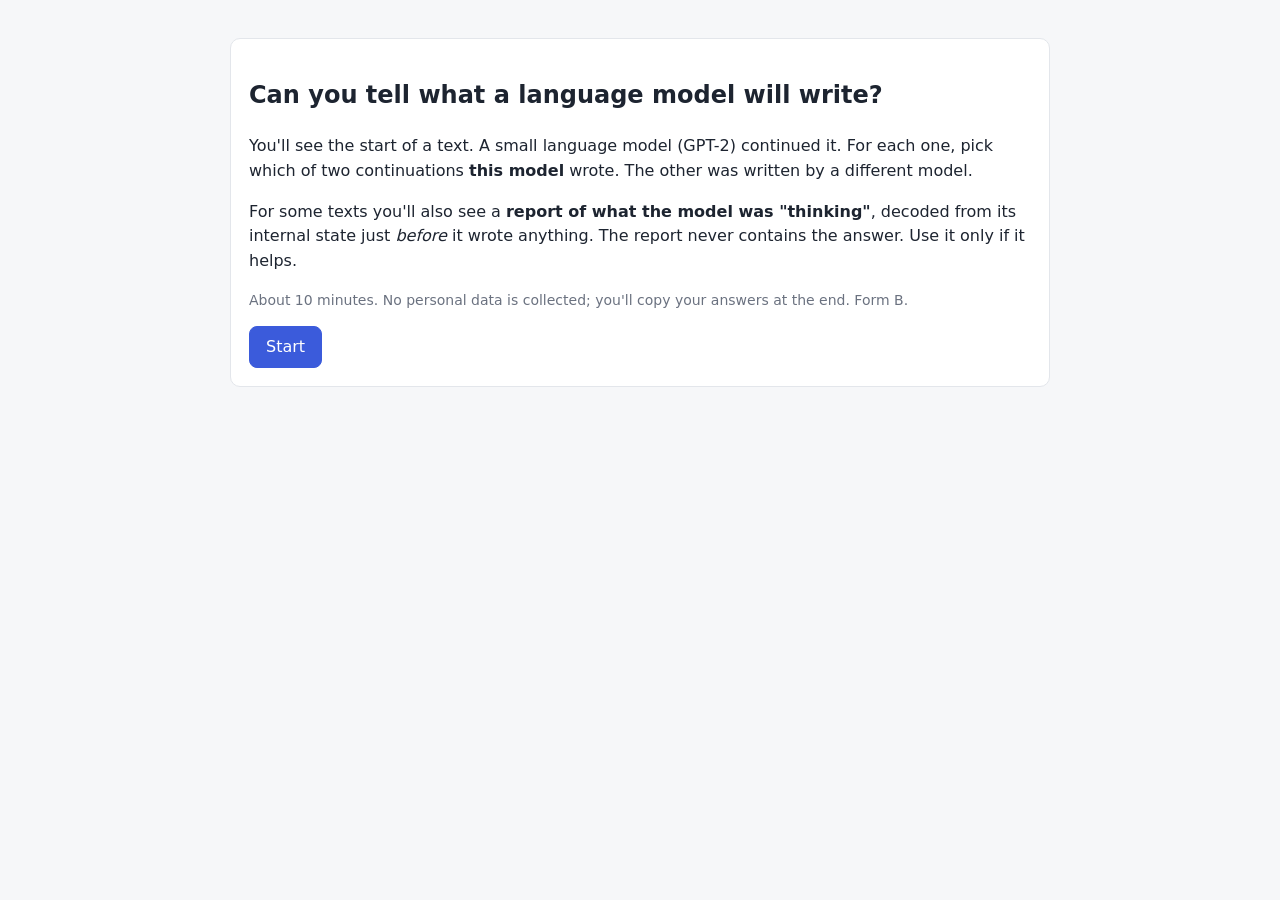
<file: study/pilot_other_model/pilot_form_B.html>
<!doctype html>
<html lang="en">
<head>
<meta charset="utf-8">
<meta name="viewport" content="width=device-width, initial-scale=1">
<title>Reading a model's mind: pilot (form B)</title>
<style>
  :root { --bg:#f6f7f9; --card:#fff; --ink:#1d2430; --muted:#6b7280; --line:#e3e6eb; --accent:#3b5bdb; --good:#2f9e44; --warn:#f08c00; --bad:#e03131; }
  @media (prefers-color-scheme: dark) { :root { --bg:#111418; --card:#1a1f26; --ink:#e6e9ee; --muted:#8b94a3; --line:#2a313b; --accent:#748ffc; } }
  body { margin:0; background:var(--bg); color:var(--ink); font:16px/1.55 system-ui, sans-serif; }
  main { max-width: 820px; margin: 0 auto; padding: 24px 16px 60px; }
  .card { background:var(--card); border:1px solid var(--line); border-radius:10px; padding:18px; margin:14px 0; }
  .prompt { font-family: ui-monospace, Consolas, monospace; font-size:15px; white-space: pre-wrap; }
  .opt { display:block; border:2px solid var(--line); border-radius:8px; padding:12px; margin:8px 0; cursor:pointer; }
  .opt.sel { border-color: var(--accent); }
  .report { border-left:4px solid var(--accent); padding-left:12px; }
  .chips span { display:inline-block; border:1px solid var(--line); border-radius:14px; padding:2px 10px; margin:2px; font-size:14px; }
  .muted { color: var(--muted); font-size: 14px; }
  button { font: inherit; padding: 8px 16px; border-radius: 8px; border: 1px solid var(--accent); background: var(--accent); color: #fff; cursor: pointer; }
  button:disabled { opacity: .4; cursor: default; }
  .conf label { margin-right: 10px; }
  textarea { width:100%; height: 140px; font-family: ui-monospace, monospace; }
</style>
</head>
<body>
<main>
  <section id="intro" class="card">
    <h1>Can you tell what a language model will write?</h1>
    <p>You'll see the start of a text. A small language model (GPT-2) continued it. For each one, pick which of two
      continuations <b>this model</b> wrote. The other was written by a different model.</p>
    <p>For some texts you'll also see a <b>report of what the model was "thinking"</b>, decoded from its internal state
      just <i>before</i> it wrote anything. The report never contains the answer. Use it only if it helps.</p>
    <p class="muted">About 10 minutes. No personal data is collected; you'll copy your answers at the end.
      Form B.</p>
    <button onclick="start()">Start</button>
  </section>
  <section id="q" class="card" hidden></section>
  <section id="done" class="card" hidden>
    <h2>Thank you!</h2>
    <p>Please copy the text below and send it back to the researcher.</p>
    <textarea id="results" readonly></textarea>
  </section>
</main>
<script>
const ITEMS = [{"id": 0, "prompt": "Tall fescue is a cool-season, bunch-type grass that grows with course to medium textured leaves. Adapted to a wide range of soil conditions but performs best in moist, well drained soils. Good heat and drought tolerance (for a cool-season grass) and poor cold tolerance makes this species a good choice for transition zone lawns. It will stay green year-round in the transition zone if watered.\nIt will winter kill when planted", "options": [".", "in a dry, well drained soil."], "report": {"overall_strength_text": "weak to strong signal: with this few words we can't pin it down more precisely (reliable share 14%-69%, 95% range)", "summary": "While producing this answer, the model's internal state repeatedly reflected 'plants', 'good', 'seasons', 'species' and 'condition' (all also present in the text). It also repeatedly reflected 'care', 'characteristics' and 'mention', which the text does not mention; this may be the model's own expectation or inference, or noise. Check before relying on it. A second, independent method (a lens that reads the same internal state without our decoder) also pointed to 'plants', so these are the most trustworthy themes. Some ideas showed up in the model's internal state before it wrote them: 'plants (1 words early)'. This suggests it was already heading there.", "themes": [{"theme": "plants", "stem": "plant", "share_of_explanations": 0.5, "tokens": [92, 93], "in_input": true, "named_entity": false, "mean_fve": 0.1433, "anticipated": true, "words_ahead": 1, "corroborated": true}, {"theme": "good", "stem": "good", "share_of_explanations": 0.375, "tokens": [86, 92, 93], "in_input": true, "named_entity": false, "mean_fve": 0.1805, "anticipated": false, "words_ahead": null, "corroborated": false}, {"theme": "care", "stem": "care", "share_of_explanations": 0.375, "tokens": [92, 93], "in_input": false, "named_entity": false, "mean_fve": 0.1407, "anticipated": false, "words_ahead": null, "corroborated": false}, {"theme": "seasons", "stem": "season", "share_of_explanations": 0.375, "tokens": [92, 93], "in_input": true, "named_entity": false, "mean_fve": 0.1399, "anticipated": false, "words_ahead": null, "corroborated": false}, {"theme": "characteristics", "stem": "characteristic", "share_of_explanations": 0.25, "tokens": [86], "in_input": false, "named_entity": false, "mean_fve": 0.2896, "anticipated": false, "words_ahead": null, "corroborated": false}, {"theme": "species", "stem": "speci", "share_of_explanations": 0.25, "tokens": [86], "in_input": true, "named_entity": false, "mean_fve": 0.2544, "anticipated": false, "words_ahead": null, "corroborated": false}, {"theme": "condition", "stem": "condition", "share_of_explanations": 0.25, "tokens": [86, 93], "in_input": true, "named_entity": false, "mean_fve": 0.224, "anticipated": false, "words_ahead": null, "corroborated": false}, {"theme": "mention", "stem": "mention", "share_of_explanations": 0.25, "tokens": [86, 92], "in_input": false, "named_entity": false, "mean_fve": 0.2081, "anticipated": false, "words_ahead": null, "corroborated": false}], "limits": ["These are reconstructions of the model's internal state from a small, weak decoder, not the model's own words.", "Specific names, places and numbers in explanations are usually invented; trust recurring themes, not details.", "A theme 'not in the text' may be the model's own expectation, or noise; treat it as a lead to check, not a fact.", "Signal strength compares each read with reads of the wrong text; 'none' means no evidence either way.", "'Seen before it was written' can mean the topic simply made it predictable: in tests this reader names the upcoming word 7x more often than chance, but about as often as a summary of the text so far does."], "coverage_text": "Reliable reads on 3 of 8 answer tokens (this tool typically gets 36%).", "consistency": {"score": 0.0, "split_half_jaccard": 0.0, "label": "low", "text": "Repeatability: low. If the model were read again, roughly 0% of these themes would be expected to recur (split-half estimate)."}, "lens_leaning": [{"word": "through", "share_of_tokens": 0.375}, {"word": "recommended", "share_of_tokens": 0.25}, {"word": "posted", "share_of_tokens": 0.25}, {"word": "under", "share_of_tokens": 0.25}, {"word": "out", "share_of_tokens": 0.25}, {"word": "outside", "share_of_tokens": 0.25}, {"word": "off", "share_of_tokens": 0.25}, {"word": "during", "share_of_tokens": 0.25}]}, "show_report": false}, {"id": 1, "prompt": "Phasing out traditional coal power is essential for Canadians and people around the world to enjoy clean air, healthy communities, a safe climate, and cleaner economic growth.\nCanada\u2019s Minister of Environment and Climate Change, Catherine McKenna, and the UK\u2019s Minister of State for Energy and Clean", "options": ["Energy, Catherine McKenna, and the UK\u2019s Minister of State for Energy", "Energy, Greg Clark, have announced a new plan to reduce carbon emissions by 20"], "report": {"overall_strength_text": "no reliable signal: no better than a description of some other text", "summary": "The reader found no reliable signal for this answer: its explanations were no better than descriptions of unrelated text. Do not draw conclusions from them.", "themes": [], "limits": ["These are reconstructions of the model's internal state from a small, weak decoder, not the model's own words.", "Specific names, places and numbers in explanations are usually invented; trust recurring themes, not details.", "A theme 'not in the text' may be the model's own expectation, or noise; treat it as a lead to check, not a fact.", "Signal strength compares each read with reads of the wrong text; 'none' means no evidence either way.", "'Seen before it was written' can mean the topic simply made it predictable: in tests this reader names the upcoming word 7x more often than chance, but about as often as a summary of the text so far does."], "coverage_text": "Reliable reads on 0 of 8 answer tokens (this tool typically gets 36%).", "consistency": {"score": null, "label": "unknown", "text": "Not enough reads to estimate how repeatable this report is (use 2+ samples)."}, "lens_leaning": [{"word": "health", "share_of_tokens": 0.5}, {"word": "energy", "share_of_tokens": 0.5}, {"word": "communications", "share_of_tokens": 0.5}, {"word": "security", "share_of_tokens": 0.5}, {"word": "minister", "share_of_tokens": 0.375}, {"word": "general", "share_of_tokens": 0.375}, {"word": "environment", "share_of_tokens": 0.375}, {"word": "secretary", "share_of_tokens": 0.25}]}, "show_report": true}, {"id": 2, "prompt": "The lottery is a type of gambling that involves picking a series of numbers. The prizes in a lottery can be huge, with jackpots often exceeding the cost of a ticket.\nHistorically, lotteries have been used to raise money for a wide variety of purposes. During the Revolutionary War, for", "options": ["example, the government used a lottery to raise money for the war effort.", "example, the lottery was used to raise money for a small number of people."], "report": {"overall_strength_text": "moderate to strong signal: with this few words we can't pin it down more precisely (reliable share 22%-78%, 95% range)", "summary": "While producing this answer, the model's internal state repeatedly reflected 'during' (all also present in the text). It also repeatedly reflected 'early', 'period', 'popular', 'became' and 'era', which the text does not mention; this may be the model's own expectation or inference, or noise. Check before relying on it. A second, independent method (a lens that reads the same internal state without our decoder) also pointed to 'during', 'early', 'period' and 'era', so these are the most trustworthy themes. Some ideas showed up in the model's internal state before it wrote them: 'during (1 words early)'. This suggests it was already heading there. Explanations also kept naming 'American' and 'Civil' (found by our decoder only), which the text never mentions. Treat this as an association the model made (the kind of setting it linked the text to), not as a fact it knows.", "themes": [{"theme": "during", "stem": "dur", "share_of_explanations": 0.6, "tokens": [54, 56, 59], "in_input": true, "named_entity": false, "mean_fve": 0.3106, "anticipated": true, "words_ahead": 1, "corroborated": true}, {"theme": "early", "stem": "early", "share_of_explanations": 0.6, "tokens": [54, 55, 56], "in_input": false, "named_entity": false, "mean_fve": 0.29, "anticipated": false, "words_ahead": null, "corroborated": true}, {"theme": "american", "stem": "america", "share_of_explanations": 0.6, "tokens": [54, 55, 56, 59], "in_input": false, "named_entity": true, "mean_fve": 0.2806, "anticipated": false, "words_ahead": null, "corroborated": false}, {"theme": "period", "stem": "period", "share_of_explanations": 0.5, "tokens": [54, 55, 56], "in_input": false, "named_entity": false, "mean_fve": 0.2899, "anticipated": false, "words_ahead": null, "corroborated": true}, {"theme": "popular", "stem": "popular", "share_of_explanations": 0.5, "tokens": [54, 55, 56], "in_input": false, "named_entity": false, "mean_fve": 0.2577, "anticipated": false, "words_ahead": null, "corroborated": false}, {"theme": "became", "stem": "became", "share_of_explanations": 0.4, "tokens": [54, 55, 56], "in_input": false, "named_entity": false, "mean_fve": 0.2569, "anticipated": false, "words_ahead": null, "corroborated": false}, {"theme": "era", "stem": "era", "share_of_explanations": 0.3, "tokens": [54, 56, 59], "in_input": false, "named_entity": false, "mean_fve": 0.3283, "anticipated": false, "words_ahead": null, "corroborated": true}, {"theme": "civil", "stem": "civil", "share_of_explanations": 0.3, "tokens": [59], "in_input": false, "named_entity": true, "mean_fve": 0.3074, "anticipated": false, "words_ahead": null, "corroborated": false}], "limits": ["These are reconstructions of the model's internal state from a small, weak decoder, not the model's own words.", "Specific names, places and numbers in explanations are usually invented; trust recurring themes, not details.", "A theme 'not in the text' may be the model's own expectation, or noise; treat it as a lead to check, not a fact.", "Signal strength compares each read with reads of the wrong text; 'none' means no evidence either way.", "'Seen before it was written' can mean the topic simply made it predictable: in tests this reader names the upcoming word 7x more often than chance, but about as often as a summary of the text so far does."], "coverage_text": "Reliable reads on 4 of 8 answer tokens (this tool typically gets 36%).", "consistency": {"score": 0.4, "split_half_jaccard": 0.25, "label": "medium", "text": "Repeatability: medium. If the model were read again, roughly 40% of these themes would be expected to recur (split-half estimate)."}, "lens_leaning": [{"word": "during", "share_of_tokens": 0.5}, {"word": "era", "share_of_tokens": 0.5}, {"word": "many", "share_of_tokens": 0.375}, {"word": "years", "share_of_tokens": 0.375}, {"word": "new", "share_of_tokens": 0.375}, {"word": "period", "share_of_tokens": 0.375}, {"word": "through", "share_of_tokens": 0.25}, {"word": "first", "share_of_tokens": 0.25}]}, "show_report": false}, {"id": 3, "prompt": "Center for Biological Diversity\nProtecting endangered species and wild\nplaces of western North America\nFor Immediate Release:\nMay 1, 2001\nENDANGERED ARROYO TOADS CONFIRMED ON NEWHALL HOLDINGS\nGROUPS SUE TO HALT DESTRUCTION OF HABITAT ALONG SANTA CLARA RIVER.\nLos Angeles-The Center for Biological Diversity and Friends of", "options": ["the San Bernardino River Valley (CBDV) are pleased to announce that the", "the Earth, the Center for Biological Diversity and Friends of the Earth, the Center"], "report": {"overall_strength_text": "weak to moderate signal: with this few words we can't pin it down more precisely (reliable share 2%-47%, 95% range)", "summary": "While producing this answer, the model's internal state repeatedly reflected 'protect' (all also present in the text). It also repeatedly reflected 'efforts', 'organization' and 'works', which the text does not mention; this may be the model's own expectation or inference, or noise. Check before relying on it. Explanations also kept naming 'Partnership' (found by our decoder only), which the text never mentions. Treat this as an association the model made (the kind of setting it linked the text to), not as a fact it knows.", "themes": [{"theme": "efforts", "stem": "effort", "share_of_explanations": 0.667, "tokens": [85], "in_input": false, "named_entity": false, "mean_fve": 0.2449, "anticipated": false, "words_ahead": null, "corroborated": false}, {"theme": "partnership", "stem": "partnership", "share_of_explanations": 0.667, "tokens": [85], "in_input": false, "named_entity": true, "mean_fve": 0.2385, "anticipated": false, "words_ahead": null, "corroborated": false}, {"theme": "organization", "stem": "organization", "share_of_explanations": 0.667, "tokens": [85], "in_input": false, "named_entity": false, "mean_fve": 0.2385, "anticipated": false, "words_ahead": null, "corroborated": false}, {"theme": "works", "stem": "work", "share_of_explanations": 0.667, "tokens": [85], "in_input": false, "named_entity": false, "mean_fve": 0.2385, "anticipated": false, "words_ahead": null, "corroborated": false}, {"theme": "protect", "stem": "protect", "share_of_explanations": 0.667, "tokens": [85], "in_input": true, "named_entity": false, "mean_fve": 0.2385, "anticipated": false, "words_ahead": null, "corroborated": false}], "limits": ["These are reconstructions of the model's internal state from a small, weak decoder, not the model's own words.", "Specific names, places and numbers in explanations are usually invented; trust recurring themes, not details.", "A theme 'not in the text' may be the model's own expectation, or noise; treat it as a lead to check, not a fact.", "Signal strength compares each read with reads of the wrong text; 'none' means no evidence either way.", "'Seen before it was written' can mean the topic simply made it predictable: in tests this reader names the upcoming word 7x more often than chance, but about as often as a summary of the text so far does."], "coverage_text": "Reliable reads on 1 of 8 answer tokens (this tool typically gets 36%).", "consistency": {"score": null, "label": "unknown", "text": "Not enough reads to estimate how repeatable this report is (use 2+ samples)."}, "lens_leaning": [{"word": "international", "share_of_tokens": 0.375}, {"word": "human", "share_of_tokens": 0.375}, {"word": "new", "share_of_tokens": 0.25}, {"word": "city", "share_of_tokens": 0.25}, {"word": "national", "share_of_tokens": 0.25}, {"word": "says", "share_of_tokens": 0.25}, {"word": "against", "share_of_tokens": 0.25}, {"word": "said", "share_of_tokens": 0.25}]}, "show_report": true}, {"id": 4, "prompt": "addition to your Free mattress\nAllergen test we will also check\nyour room for temperature and humidity levels. Humidity is a very important\nfactor in the fight against dust mites.\nWhat is Humidity?\nIn simple terms, humidity is a measure of how much moisture is in the air.\nThe most commonly used term for humidity is", "options": ["\"humidity\".", "the air that is in the air."], "report": {"overall_strength_text": "weak to strong signal: with this few words we can't pin it down more precisely (reliable share 7%-59%, 95% range)", "summary": "While producing this answer, the model's internal state repeatedly reflected 'measuring', 'temperature' and 'factors' (all also present in the text). It also repeatedly reflected 'importance', 'like', 'energy', 'determining' and 'barbell', which the text does not mention; this may be the model's own expectation or inference, or noise. Check before relying on it. A second, independent method (a lens that reads the same internal state without our decoder) also pointed to 'measuring' and 'determining', so these are the most trustworthy themes.", "themes": [{"theme": "measuring", "stem": "measur", "share_of_explanations": 0.8, "tokens": [65, 70], "in_input": true, "named_entity": false, "mean_fve": 0.2722, "anticipated": false, "words_ahead": null, "corroborated": true}, {"theme": "importance", "stem": "importance", "share_of_explanations": 0.4, "tokens": [65], "in_input": false, "named_entity": false, "mean_fve": 0.373, "anticipated": false, "words_ahead": null, "corroborated": false}, {"theme": "like", "stem": "like", "share_of_explanations": 0.4, "tokens": [65], "in_input": false, "named_entity": false, "mean_fve": 0.373, "anticipated": false, "words_ahead": null, "corroborated": false}, {"theme": "energy", "stem": "energy", "share_of_explanations": 0.4, "tokens": [65], "in_input": false, "named_entity": false, "mean_fve": 0.373, "anticipated": false, "words_ahead": null, "corroborated": false}, {"theme": "temperature", "stem": "temperature", "share_of_explanations": 0.4, "tokens": [65], "in_input": true, "named_entity": false, "mean_fve": 0.373, "anticipated": false, "words_ahead": null, "corroborated": false}, {"theme": "determining", "stem": "determin", "share_of_explanations": 0.4, "tokens": [65], "in_input": false, "named_entity": false, "mean_fve": 0.373, "anticipated": false, "words_ahead": null, "corroborated": true}, {"theme": "barbell", "stem": "barbell", "share_of_explanations": 0.4, "tokens": [65], "in_input": false, "named_entity": false, "mean_fve": 0.3401, "anticipated": false, "words_ahead": null, "corroborated": false}, {"theme": "factors", "stem": "factor", "share_of_explanations": 0.4, "tokens": [65, 70], "in_input": true, "named_entity": false, "mean_fve": 0.2876, "anticipated": false, "words_ahead": null, "corroborated": false}], "limits": ["These are reconstructions of the model's internal state from a small, weak decoder, not the model's own words.", "Specific names, places and numbers in explanations are usually invented; trust recurring themes, not details.", "A theme 'not in the text' may be the model's own expectation, or noise; treat it as a lead to check, not a fact.", "Signal strength compares each read with reads of the wrong text; 'none' means no evidence either way.", "'Seen before it was written' can mean the topic simply made it predictable: in tests this reader names the upcoming word 7x more often than chance, but about as often as a summary of the text so far does."], "coverage_text": "Reliable reads on 2 of 8 answer tokens (this tool typically gets 36%).", "consistency": {"score": 0.5, "split_half_jaccard": 0.333, "label": "medium", "text": "Repeatability: medium. If the model were read again, roughly 50% of these themes would be expected to recur (split-half estimate)."}, "lens_leaning": [{"word": "used", "share_of_tokens": 0.375}, {"word": "term", "share_of_tokens": 0.25}, {"word": "common", "share_of_tokens": 0.25}, {"word": "popular", "share_of_tokens": 0.25}, {"word": "available", "share_of_tokens": 0.25}, {"word": "metric", "share_of_tokens": 0.25}, {"word": "measurement", "share_of_tokens": 0.25}, {"word": "word", "share_of_tokens": 0.25}]}, "show_report": false}, {"id": 5, "prompt": "Broadcast on \"Coast to Coast\": January 9, 2003\nAA: I'm Avi Arditti with Rosanne Skirble, and this week on Wordmaster, we meet an English teacher", "options": ["who is a teacher of English. She's a teacher of English at the University", "who is a teacher at the University of Bristol. She is a teacher at the"], "report": {"overall_strength_text": "weak to strong signal: with this few words we can't pin it down more precisely (reliable share 14%-69%, 95% range)", "summary": "It also repeatedly reflected 'related', 'podcast', 'introducing', 'new', 'listing', 'topics', 'guest' and 'content', which the text does not mention; this may be the model's own expectation or inference, or noise. Check before relying on it. A second, independent method (a lens that reads the same internal state without our decoder) also pointed to 'podcast' and 'introducing', so these are the most trustworthy themes.", "themes": [{"theme": "related", "stem": "relat", "share_of_explanations": 0.5, "tokens": [35, 36], "in_input": false, "named_entity": false, "mean_fve": 0.1617, "anticipated": false, "words_ahead": null, "corroborated": false}, {"theme": "podcast", "stem": "podcast", "share_of_explanations": 0.375, "tokens": [35, 36], "in_input": false, "named_entity": false, "mean_fve": 0.168, "anticipated": false, "words_ahead": null, "corroborated": true}, {"theme": "introducing", "stem": "introduc", "share_of_explanations": 0.375, "tokens": [36], "in_input": false, "named_entity": false, "mean_fve": 0.1572, "anticipated": false, "words_ahead": null, "corroborated": true}, {"theme": "new", "stem": "new", "share_of_explanations": 0.375, "tokens": [36], "in_input": false, "named_entity": false, "mean_fve": 0.1572, "anticipated": false, "words_ahead": null, "corroborated": false}, {"theme": "listing", "stem": "list", "share_of_explanations": 0.375, "tokens": [35], "in_input": false, "named_entity": false, "mean_fve": 0.1512, "anticipated": false, "words_ahead": null, "corroborated": false}, {"theme": "topics", "stem": "topic", "share_of_explanations": 0.375, "tokens": [35, 36], "in_input": false, "named_entity": false, "mean_fve": 0.1467, "anticipated": false, "words_ahead": null, "corroborated": false}, {"theme": "guest", "stem": "guest", "share_of_explanations": 0.25, "tokens": [36], "in_input": false, "named_entity": false, "mean_fve": 0.1772, "anticipated": false, "words_ahead": null, "corroborated": false}, {"theme": "content", "stem": "content", "share_of_explanations": 0.25, "tokens": [35, 36], "in_input": false, "named_entity": false, "mean_fve": 0.1715, "anticipated": false, "words_ahead": null, "corroborated": false}], "limits": ["These are reconstructions of the model's internal state from a small, weak decoder, not the model's own words.", "Specific names, places and numbers in explanations are usually invented; trust recurring themes, not details.", "A theme 'not in the text' may be the model's own expectation, or noise; treat it as a lead to check, not a fact.", "Signal strength compares each read with reads of the wrong text; 'none' means no evidence either way.", "'Seen before it was written' can mean the topic simply made it predictable: in tests this reader names the upcoming word 7x more often than chance, but about as often as a summary of the text so far does."], "coverage_text": "Reliable reads on 3 of 8 answer tokens (this tool typically gets 36%).", "consistency": {"score": 0.222, "split_half_jaccard": 0.125, "label": "low", "text": "Repeatability: low. If the model were read again, roughly 22% of these themes would be expected to recur (split-half estimate)."}, "lens_leaning": [{"word": "mark", "share_of_tokens": 0.375}, {"word": "press", "share_of_tokens": 0.25}, {"word": "news", "share_of_tokens": 0.25}, {"word": "talk", "share_of_tokens": 0.25}, {"word": "here", "share_of_tokens": 0.25}, {"word": "mike", "share_of_tokens": 0.25}, {"word": "new", "share_of_tokens": 0.25}, {"word": "teacher", "share_of_tokens": 0.25}]}, "show_report": true}, {"id": 6, "prompt": "A CHANGE OF GOVERNMENT\nThe 1985-1990 Plan\nIn 1986, when general elections took place for the sixth time since independence, the 15-Year Plan for Educational Development 1968-1983 had completed its execution period. The Ministry of Education developed a new plan for 1985-90 that was based on the results of an", "options": ["election in which the government had won the majority of seats. The plan was based", "independent study of the educational system in the country. The plan was based on the"], "report": {"overall_strength_text": "moderate to strong signal: with this few words we can't pin it down more precisely (reliable share 31%-86%, 95% range)", "summary": "While producing this answer, the model's internal state repeatedly reflected 'new' (all also present in the text). It also repeatedly reflected 'implementation', 'during', 'implementing', 'parliamentary', 'reforms' and 'final', which the text does not mention; this may be the model's own expectation or inference, or noise. Check before relying on it. Explanations also kept naming 'Constitution' (found by our decoder only), which the text never mentions. Treat this as an association the model made (the kind of setting it linked the text to), not as a fact it knows.", "themes": [{"theme": "implementation", "stem": "implementation", "share_of_explanations": 0.429, "tokens": [59, 60, 63], "in_input": false, "named_entity": false, "mean_fve": 0.2236, "anticipated": false, "words_ahead": null, "corroborated": false}, {"theme": "during", "stem": "dur", "share_of_explanations": 0.357, "tokens": [62, 63, 65], "in_input": false, "named_entity": false, "mean_fve": 0.2849, "anticipated": false, "words_ahead": null, "corroborated": false}, {"theme": "implementing", "stem": "implement", "share_of_explanations": 0.286, "tokens": [62, 63], "in_input": false, "named_entity": false, "mean_fve": 0.3121, "anticipated": false, "words_ahead": null, "corroborated": false}, {"theme": "parliamentary", "stem": "parliament", "share_of_explanations": 0.286, "tokens": [62, 63, 65], "in_input": false, "named_entity": false, "mean_fve": 0.2752, "anticipated": false, "words_ahead": null, "corroborated": false}, {"theme": "new", "stem": "new", "share_of_explanations": 0.286, "tokens": [60, 62, 63], "in_input": true, "named_entity": false, "mean_fve": 0.2581, "anticipated": false, "words_ahead": null, "corroborated": false}, {"theme": "reforms", "stem": "reform", "share_of_explanations": 0.286, "tokens": [59, 60, 62, 63], "in_input": false, "named_entity": false, "mean_fve": 0.2508, "anticipated": false, "words_ahead": null, "corroborated": false}, {"theme": "constitution", "stem": "constitution", "share_of_explanations": 0.286, "tokens": [59, 60, 63], "in_input": false, "named_entity": true, "mean_fve": 0.2206, "anticipated": false, "words_ahead": null, "corroborated": false}, {"theme": "final", "stem": "final", "share_of_explanations": 0.286, "tokens": [59, 60, 62, 65], "in_input": false, "named_entity": false, "mean_fve": 0.2097, "anticipated": false, "words_ahead": null, "corroborated": false}], "limits": ["These are reconstructions of the model's internal state from a small, weak decoder, not the model's own words.", "Specific names, places and numbers in explanations are usually invented; trust recurring themes, not details.", "A theme 'not in the text' may be the model's own expectation, or noise; treat it as a lead to check, not a fact.", "Signal strength compares each read with reads of the wrong text; 'none' means no evidence either way.", "'Seen before it was written' can mean the topic simply made it predictable: in tests this reader names the upcoming word 7x more often than chance, but about as often as a summary of the text so far does."], "coverage_text": "Reliable reads on 5 of 8 answer tokens (this tool typically gets 36%).", "consistency": {"score": 0.182, "split_half_jaccard": 0.1, "label": "low", "text": "Repeatability: low. If the model were read again, roughly 18% of these themes would be expected to recur (split-half estimate)."}, "lens_leaning": [{"word": "previous", "share_of_tokens": 0.375}, {"word": "earlier", "share_of_tokens": 0.375}, {"word": "made", "share_of_tokens": 0.25}, {"word": "based", "share_of_tokens": 0.25}, {"word": "principles", "share_of_tokens": 0.25}, {"word": "three", "share_of_tokens": 0.25}, {"word": "existing", "share_of_tokens": 0.25}, {"word": "several", "share_of_tokens": 0.25}]}, "show_report": false}, {"id": 7, "prompt": "Feb. 6, 2005 The Hubble Space Telescope's latest image of the star V838 Monocerotis (V838 Mon) reveals", "options": ["a bright, bright star that is about 1.5 times brighter than the Sun", "a new star, V838, that is about 1.5 times brighter"], "report": {"overall_strength_text": "weak to strong signal: with this few words we can't pin it down more precisely (reliable share 7%-59%, 95% range)", "summary": "While producing this answer, the model's internal state repeatedly reflected 'telescope' and 'reveals' (all also present in the text). It also repeatedly reflected 'nasa's', 'observation', 'night', 'stunning' and 'views', which the text does not mention; this may be the model's own expectation or inference, or noise. Check before relying on it. Explanations also kept naming 'Mars' (found by our decoder only), which the text never mentions. Treat this as an association the model made (the kind of setting it linked the text to), not as a fact it knows.", "themes": [{"theme": "nasa's", "stem": "nasa'", "share_of_explanations": 0.5, "tokens": [28, 29], "in_input": false, "named_entity": false, "mean_fve": 0.1861, "anticipated": false, "words_ahead": null, "corroborated": false}, {"theme": "telescope", "stem": "telescope", "share_of_explanations": 0.5, "tokens": [28, 29], "in_input": true, "named_entity": false, "mean_fve": 0.1649, "anticipated": false, "words_ahead": null, "corroborated": false}, {"theme": "observation", "stem": "observation", "share_of_explanations": 0.333, "tokens": [29], "in_input": false, "named_entity": false, "mean_fve": 0.237, "anticipated": false, "words_ahead": null, "corroborated": false}, {"theme": "reveals", "stem": "reveal", "share_of_explanations": 0.333, "tokens": [29], "in_input": true, "named_entity": false, "mean_fve": 0.237, "anticipated": false, "words_ahead": null, "corroborated": false}, {"theme": "mars", "stem": "mars", "share_of_explanations": 0.333, "tokens": [28, 29], "in_input": false, "named_entity": true, "mean_fve": 0.2107, "anticipated": false, "words_ahead": null, "corroborated": false}, {"theme": "night", "stem": "night", "share_of_explanations": 0.333, "tokens": [29], "in_input": false, "named_entity": false, "mean_fve": 0.2092, "anticipated": false, "words_ahead": null, "corroborated": false}, {"theme": "stunning", "stem": "stunn", "share_of_explanations": 0.333, "tokens": [28, 29], "in_input": false, "named_entity": false, "mean_fve": 0.2027, "anticipated": false, "words_ahead": null, "corroborated": false}, {"theme": "views", "stem": "view", "share_of_explanations": 0.333, "tokens": [28, 29], "in_input": false, "named_entity": false, "mean_fve": 0.2027, "anticipated": false, "words_ahead": null, "corroborated": false}], "limits": ["These are reconstructions of the model's internal state from a small, weak decoder, not the model's own words.", "Specific names, places and numbers in explanations are usually invented; trust recurring themes, not details.", "A theme 'not in the text' may be the model's own expectation, or noise; treat it as a lead to check, not a fact.", "Signal strength compares each read with reads of the wrong text; 'none' means no evidence either way.", "'Seen before it was written' can mean the topic simply made it predictable: in tests this reader names the upcoming word 7x more often than chance, but about as often as a summary of the text so far does."], "coverage_text": "Reliable reads on 2 of 8 answer tokens (this tool typically gets 36%).", "consistency": {"score": 0.0, "split_half_jaccard": 0.0, "label": "low", "text": "Repeatability: low. If the model were read again, roughly 0% of these themes would be expected to recur (split-half estimate)."}, "lens_leaning": [{"word": "found", "share_of_tokens": 0.25}, {"word": "appeared", "share_of_tokens": 0.25}, {"word": "iii", "share_of_tokens": 0.25}, {"word": "released", "share_of_tokens": 0.25}, {"word": "began", "share_of_tokens": 0.25}, {"word": "mon", "share_of_tokens": 0.25}, {"word": "moon", "share_of_tokens": 0.25}, {"word": "located", "share_of_tokens": 0.125}]}, "show_report": true}, {"id": 8, "prompt": "Light Therapy Diagnostic Indications and Contraindications\nThe chief indication for light therapy is seasonal affective disorder (SAD) (Rosenthal et al. 1984) or, as classified in DSM-IV (American Psychiatric Association 1994), any form of recurrent mood disorder to which the specifier \u201cwith seasonal pattern\u201d applies (\nAs can be seen in\n", "options": ["The main symptoms of SAD are:", "The primary symptom of SAD is a lack of energy, and the primary symptom"], "report": {"overall_strength_text": "no reliable signal: no better than a description of some other text", "summary": "The reader found no reliable signal for this answer: its explanations were no better than descriptions of unrelated text. Do not draw conclusions from them.", "themes": [], "limits": ["These are reconstructions of the model's internal state from a small, weak decoder, not the model's own words.", "Specific names, places and numbers in explanations are usually invented; trust recurring themes, not details.", "A theme 'not in the text' may be the model's own expectation, or noise; treat it as a lead to check, not a fact.", "Signal strength compares each read with reads of the wrong text; 'none' means no evidence either way.", "'Seen before it was written' can mean the topic simply made it predictable: in tests this reader names the upcoming word 7x more often than chance, but about as often as a summary of the text so far does."], "coverage_text": "Reliable reads on 0 of 8 answer tokens (this tool typically gets 36%).", "consistency": {"score": null, "label": "unknown", "text": "Not enough reads to estimate how repeatable this report is (use 2+ samples)."}, "lens_leaning": [{"word": "figure", "share_of_tokens": 0.625}, {"word": "fig", "share_of_tokens": 0.625}, {"word": "table", "share_of_tokens": 0.5}, {"word": "see", "share_of_tokens": 0.375}, {"word": "here", "share_of_tokens": 0.375}, {"word": "shown", "share_of_tokens": 0.375}, {"word": "thus", "share_of_tokens": 0.25}, {"word": "app", "share_of_tokens": 0.25}]}, "show_report": false}, {"id": 9, "prompt": "- Special Sections\n- Dawgs Deals\nGiven the high concentration of poison found at the site of the historic trees at Auburn", "options": [", the Dawgs are not only a great place to find poison, but also", ", it is important to note that the tree was not a natural tree. It"], "report": {"overall_strength_text": "moderate to strong signal: with this few words we can't pin it down more precisely (reliable share 53%-98%, 95% range)", "summary": "While producing this answer, the model's internal state repeatedly reflected 'site' (all also present in the text). It also repeatedly reflected 'location' and 'near', which the text does not mention; this may be the model's own expectation or inference, or noise. Check before relying on it. A second, independent method (a lens that reads the same internal state without our decoder) also pointed to 'site', 'location' and 'near', so these are the most trustworthy themes.", "themes": [{"theme": "site", "stem": "site", "share_of_explanations": 0.429, "tokens": [18, 19, 21, 22, 24], "in_input": true, "named_entity": false, "mean_fve": 0.2467, "anticipated": false, "words_ahead": null, "corroborated": true}, {"theme": "location", "stem": "locat", "share_of_explanations": 0.381, "tokens": [18, 20, 21, 24], "in_input": false, "named_entity": false, "mean_fve": 0.2656, "anticipated": false, "words_ahead": null, "corroborated": true}, {"theme": "near", "stem": "near", "share_of_explanations": 0.286, "tokens": [18, 20, 22, 24], "in_input": false, "named_entity": false, "mean_fve": 0.2975, "anticipated": false, "words_ahead": null, "corroborated": true}], "limits": ["These are reconstructions of the model's internal state from a small, weak decoder, not the model's own words.", "Specific names, places and numbers in explanations are usually invented; trust recurring themes, not details.", "A theme 'not in the text' may be the model's own expectation, or noise; treat it as a lead to check, not a fact.", "Signal strength compares each read with reads of the wrong text; 'none' means no evidence either way.", "'Seen before it was written' can mean the topic simply made it predictable: in tests this reader names the upcoming word 7x more often than chance, but about as often as a summary of the text so far does."], "coverage_text": "Reliable reads on 7 of 8 answer tokens (this tool typically gets 36%).", "consistency": {"score": 0.364, "split_half_jaccard": 0.222, "label": "medium", "text": "Repeatability: medium. If the model were read again, roughly 36% of these themes would be expected to recur (split-half estimate)."}, "lens_leaning": [{"word": "site", "share_of_tokens": 0.375}, {"word": "last", "share_of_tokens": 0.375}, {"word": "crime", "share_of_tokens": 0.375}, {"word": "city", "share_of_tokens": 0.25}, {"word": "during", "share_of_tokens": 0.25}, {"word": "near", "share_of_tokens": 0.25}, {"word": "today", "share_of_tokens": 0.25}, {"word": "here", "share_of_tokens": 0.25}]}, "show_report": true}, {"id": 10, "prompt": "In social science, for example sociology, attempts are made to interpret actual events. The stories constructed by sociologists and anthropologists are argued to be more than mere abstractions, and more than statistical predictions - they are held to convey something that is really taking place 'beneath' the surface of events. Thus, for example, an uprising may be interpreted and argued to be a manifestation of class tensions around economic entitlements. Understanding global economic relations as", "options": ["a whole is a very important part of the development of social science.", "a whole, however, is not a simple task. It is a complex process"], "report": {"overall_strength_text": "moderate to strong signal: with this few words we can't pin it down more precisely (reliable share 31%-86%, 95% range)", "summary": "While producing this answer, the model's internal state repeatedly reflected 'economic' and 'understanding' (all also present in the text). It also repeatedly reflected 'explore', 'different' and 'policies', which the text does not mention; this may be the model's own expectation or inference, or noise. Check before relying on it.", "themes": [{"theme": "explore", "stem": "explore", "share_of_explanations": 0.385, "tokens": [85, 86, 87, 90], "in_input": false, "named_entity": false, "mean_fve": 0.2318, "anticipated": false, "words_ahead": null, "corroborated": false}, {"theme": "economic", "stem": "economic", "share_of_explanations": 0.308, "tokens": [85, 89], "in_input": true, "named_entity": false, "mean_fve": 0.2284, "anticipated": false, "words_ahead": null, "corroborated": false}, {"theme": "different", "stem": "different", "share_of_explanations": 0.308, "tokens": [86, 87, 90], "in_input": false, "named_entity": false, "mean_fve": 0.2188, "anticipated": false, "words_ahead": null, "corroborated": false}, {"theme": "policies", "stem": "polici", "share_of_explanations": 0.308, "tokens": [85, 90], "in_input": false, "named_entity": false, "mean_fve": 0.2081, "anticipated": false, "words_ahead": null, "corroborated": false}, {"theme": "understanding", "stem": "understand", "share_of_explanations": 0.308, "tokens": [87, 90], "in_input": true, "named_entity": false, "mean_fve": 0.1736, "anticipated": false, "words_ahead": null, "corroborated": false}], "limits": ["These are reconstructions of the model's internal state from a small, weak decoder, not the model's own words.", "Specific names, places and numbers in explanations are usually invented; trust recurring themes, not details.", "A theme 'not in the text' may be the model's own expectation, or noise; treat it as a lead to check, not a fact.", "Signal strength compares each read with reads of the wrong text; 'none' means no evidence either way.", "'Seen before it was written' can mean the topic simply made it predictable: in tests this reader names the upcoming word 7x more often than chance, but about as often as a summary of the text so far does."], "coverage_text": "Reliable reads on 5 of 8 answer tokens (this tool typically gets 36%).", "consistency": {"score": 0.0, "split_half_jaccard": 0.0, "label": "low", "text": "Repeatability: low. If the model were read again, roughly 0% of these themes would be expected to recur (split-half estimate)."}, "lens_leaning": [{"word": "like", "share_of_tokens": 0.25}, {"word": "through", "share_of_tokens": 0.25}, {"word": "ments", "share_of_tokens": 0.125}, {"word": "ings", "share_of_tokens": 0.125}, {"word": "ment", "share_of_tokens": 0.125}, {"word": "ences", "share_of_tokens": 0.125}, {"word": "ations", "share_of_tokens": 0.125}, {"word": "itudes", "share_of_tokens": 0.125}]}, "show_report": false}, {"id": 11, "prompt": "The village of Noyers in Burgundy is full of half-timbered houses, called \u00ab maisons \u00e0 pans de bois \u00bb or \u00ab maisons", "options": ["\u00e0 pans de bois \u00bb, and the village of Noyers is full", "\u00e0 pans de bois \u00bb or \u00ab maisons \u00e0 pans de bois \u00bb"], "report": {"overall_strength_text": "weak to moderate signal: with this few words we can't pin it down more precisely (reliable share 2%-47%, 95% range)", "summary": "It also repeatedly reflected 'originated' and 'ends', which the text does not mention; this may be the model's own expectation or inference, or noise. Check before relying on it.", "themes": [{"theme": "originated", "stem": "originat", "share_of_explanations": 1.0, "tokens": [27], "in_input": false, "named_entity": false, "mean_fve": 0.1369, "anticipated": false, "words_ahead": null, "corroborated": false}, {"theme": "ends", "stem": "ends", "share_of_explanations": 1.0, "tokens": [27], "in_input": false, "named_entity": false, "mean_fve": 0.1369, "anticipated": false, "words_ahead": null, "corroborated": false}], "limits": ["These are reconstructions of the model's internal state from a small, weak decoder, not the model's own words.", "Specific names, places and numbers in explanations are usually invented; trust recurring themes, not details.", "A theme 'not in the text' may be the model's own expectation, or noise; treat it as a lead to check, not a fact.", "Signal strength compares each read with reads of the wrong text; 'none' means no evidence either way.", "'Seen before it was written' can mean the topic simply made it predictable: in tests this reader names the upcoming word 7x more often than chance, but about as often as a summary of the text so far does."], "coverage_text": "Reliable reads on 1 of 8 answer tokens (this tool typically gets 36%).", "consistency": {"score": null, "label": "unknown", "text": "Not enough reads to estimate how repeatable this report is (use 2+ samples)."}, "lens_leaning": [{"word": "des", "share_of_tokens": 0.5}, {"word": "que", "share_of_tokens": 0.375}, {"word": "mar", "share_of_tokens": 0.25}, {"word": "ques", "share_of_tokens": 0.25}, {"word": "pour", "share_of_tokens": 0.25}, {"word": "qui", "share_of_tokens": 0.25}, {"word": "french", "share_of_tokens": 0.25}, {"word": "france", "share_of_tokens": 0.125}]}, "show_report": true}, {"id": 12, "prompt": "Find More Accuracy in the Treatment of Brain Tumor by Stereotactic Radiosurgery\nStereotactic radiotherapy (also called stereotaxy) is a type of minimally invasive surgical intervention. It uses radiation treatment to deliver a large and precise radiation dose to the tumor area in a single session. This type of surgery applies a three-dimensional coordinates system to locate small targets inside the body. With the help", "options": ["of a combination of a laser and a laser, the tumor area is then placed", "of a laser, the laser beam is directed at the tumor and the target is"], "report": {"overall_strength_text": "moderate to strong signal: with this few words we can't pin it down more precisely (reliable share 41%-93%, 95% range)", "summary": "While producing this answer, the model's internal state repeatedly reflected 'precise' (all also present in the text). It also repeatedly reflected 'detect', 'movement' and 'sensors', which the text does not mention; this may be the model's own expectation or inference, or noise. Check before relying on it.", "themes": [{"theme": "detect", "stem": "detect", "share_of_explanations": 0.444, "tokens": [79, 81, 83, 84, 85], "in_input": false, "named_entity": false, "mean_fve": 0.2067, "anticipated": false, "words_ahead": null, "corroborated": false}, {"theme": "movement", "stem": "movement", "share_of_explanations": 0.389, "tokens": [79, 82, 83, 85], "in_input": false, "named_entity": false, "mean_fve": 0.2266, "anticipated": false, "words_ahead": null, "corroborated": false}, {"theme": "precise", "stem": "precise", "share_of_explanations": 0.278, "tokens": [79, 83, 84, 85], "in_input": true, "named_entity": false, "mean_fve": 0.199, "anticipated": false, "words_ahead": null, "corroborated": false}, {"theme": "sensors", "stem": "sensor", "share_of_explanations": 0.278, "tokens": [79, 84, 85], "in_input": false, "named_entity": false, "mean_fve": 0.1604, "anticipated": false, "words_ahead": null, "corroborated": false}], "limits": ["These are reconstructions of the model's internal state from a small, weak decoder, not the model's own words.", "Specific names, places and numbers in explanations are usually invented; trust recurring themes, not details.", "A theme 'not in the text' may be the model's own expectation, or noise; treat it as a lead to check, not a fact.", "Signal strength compares each read with reads of the wrong text; 'none' means no evidence either way.", "'Seen before it was written' can mean the topic simply made it predictable: in tests this reader names the upcoming word 7x more often than chance, but about as often as a summary of the text so far does."], "coverage_text": "Reliable reads on 6 of 8 answer tokens (this tool typically gets 36%).", "consistency": {"score": 0.267, "split_half_jaccard": 0.154, "label": "low", "text": "Repeatability: low. If the model were read again, roughly 27% of these themes would be expected to recur (split-half estimate)."}, "lens_leaning": [{"word": "during", "share_of_tokens": 0.375}, {"word": "using", "share_of_tokens": 0.375}, {"word": "each", "share_of_tokens": 0.375}, {"word": "without", "share_of_tokens": 0.25}, {"word": "through", "share_of_tokens": 0.25}, {"word": "based", "share_of_tokens": 0.25}, {"word": "cells", "share_of_tokens": 0.25}, {"word": "human", "share_of_tokens": 0.25}]}, "show_report": false}, {"id": 13, "prompt": "Zambian Government steps up efforts to end child marriage in Zambia\nThe high number of child marriages in Zambia is a national crisis, the First Lady of Zambia, Dr Christine Kaseba, told participants at a symposium on ending child marriage held in Lusaka this month.\n", "options": ["\"We have to stop the practice of child marriage in Zambia,\" she said", "The government has been trying to end child marriage in Zambia since the 1990s"], "report": {"overall_strength_text": "weak to moderate signal: with this few words we can't pin it down more precisely (reliable share 2%-47%, 95% range)", "summary": "The reader found no reliable signal for this answer: its explanations were no better than descriptions of unrelated text. Do not draw conclusions from them.", "themes": [], "limits": ["These are reconstructions of the model's internal state from a small, weak decoder, not the model's own words.", "Specific names, places and numbers in explanations are usually invented; trust recurring themes, not details.", "A theme 'not in the text' may be the model's own expectation, or noise; treat it as a lead to check, not a fact.", "Signal strength compares each read with reads of the wrong text; 'none' means no evidence either way.", "'Seen before it was written' can mean the topic simply made it predictable: in tests this reader names the upcoming word 7x more often than chance, but about as often as a summary of the text so far does."], "coverage_text": "Reliable reads on 1 of 8 answer tokens (this tool typically gets 36%).", "consistency": {"score": null, "label": "unknown", "text": "Not enough reads to estimate how repeatable this report is (use 2+ samples)."}, "lens_leaning": [{"word": "during", "share_of_tokens": 0.5}, {"word": "last", "share_of_tokens": 0.375}, {"word": "today", "share_of_tokens": 0.25}, {"word": "city", "share_of_tokens": 0.25}, {"word": "town", "share_of_tokens": 0.25}, {"word": "afternoon", "share_of_tokens": 0.25}, {"word": "evening", "share_of_tokens": 0.25}, {"word": "under", "share_of_tokens": 0.25}]}, "show_report": true}, {"id": 14, "prompt": "The Great Depression in the United States began on October 29, 1929, a day known forever after as \u201cBlack Tuesday,\u201d when", "options": ["the black market was so strong that the stock market was so strong that the stock", "the Federal Reserve System was created. The Federal Reserve System was created to provide the"], "report": {"overall_strength_text": "weak to strong signal: with this few words we can't pin it down more precisely (reliable share 14%-69%, 95% range)", "summary": "While producing this answer, the model's internal state repeatedly reflected 'day' (all also present in the text). It also repeatedly reflected 'cities', 'start', 'government', 'widespread', 'during', 'phrase' and 'people', which the text does not mention; this may be the model's own expectation or inference, or noise. Check before relying on it. A second, independent method (a lens that reads the same internal state without our decoder) also pointed to 'day' and 'people', so these are the most trustworthy themes.", "themes": [{"theme": "day", "stem": "day", "share_of_explanations": 0.714, "tokens": [23, 24, 27], "in_input": true, "named_entity": false, "mean_fve": 0.1583, "anticipated": false, "words_ahead": null, "corroborated": true}, {"theme": "cities", "stem": "citi", "share_of_explanations": 0.429, "tokens": [23, 27], "in_input": false, "named_entity": false, "mean_fve": 0.2375, "anticipated": false, "words_ahead": null, "corroborated": false}, {"theme": "start", "stem": "start", "share_of_explanations": 0.429, "tokens": [24, 27], "in_input": false, "named_entity": false, "mean_fve": 0.1773, "anticipated": false, "words_ahead": null, "corroborated": false}, {"theme": "government", "stem": "government", "share_of_explanations": 0.286, "tokens": [27], "in_input": false, "named_entity": false, "mean_fve": 0.2905, "anticipated": false, "words_ahead": null, "corroborated": false}, {"theme": "widespread", "stem": "widespread", "share_of_explanations": 0.286, "tokens": [27], "in_input": false, "named_entity": false, "mean_fve": 0.253, "anticipated": false, "words_ahead": null, "corroborated": false}, {"theme": "during", "stem": "dur", "share_of_explanations": 0.286, "tokens": [23, 27], "in_input": false, "named_entity": false, "mean_fve": 0.2098, "anticipated": false, "words_ahead": null, "corroborated": false}, {"theme": "phrase", "stem": "phrase", "share_of_explanations": 0.286, "tokens": [24, 27], "in_input": false, "named_entity": false, "mean_fve": 0.2045, "anticipated": false, "words_ahead": null, "corroborated": false}, {"theme": "people", "stem": "people", "share_of_explanations": 0.286, "tokens": [24, 27], "in_input": false, "named_entity": false, "mean_fve": 0.1694, "anticipated": false, "words_ahead": null, "corroborated": true}], "limits": ["These are reconstructions of the model's internal state from a small, weak decoder, not the model's own words.", "Specific names, places and numbers in explanations are usually invented; trust recurring themes, not details.", "A theme 'not in the text' may be the model's own expectation, or noise; treat it as a lead to check, not a fact.", "Signal strength compares each read with reads of the wrong text; 'none' means no evidence either way.", "'Seen before it was written' can mean the topic simply made it predictable: in tests this reader names the upcoming word 7x more often than chance, but about as often as a summary of the text so far does."], "coverage_text": "Reliable reads on 3 of 8 answer tokens (this tool typically gets 36%).", "consistency": {"score": null, "label": "unknown", "text": "Not enough reads to estimate how repeatable this report is (use 2+ samples)."}, "lens_leaning": [{"word": "day", "share_of_tokens": 0.375}, {"word": "art", "share_of_tokens": 0.25}, {"word": "val", "share_of_tokens": 0.25}, {"word": "new", "share_of_tokens": 0.25}, {"word": "night", "share_of_tokens": 0.25}, {"word": "due", "share_of_tokens": 0.25}, {"word": "ohio", "share_of_tokens": 0.125}, {"word": "ine", "share_of_tokens": 0.125}]}, "show_report": false}, {"id": 15, "prompt": "Definition and Facts about Vaginal Infections\nA Women with Vaginal Infection Discussing with her Gynocologist\n- Vaginitis is an inflammation of the vagina, often due to vaginal infections that creates discharge, odor, irritation, or itching. It is difficult to diagnose because vaginitis has many causes", "options": [", including:", ". Vaginal infections are usually caused by vaginal infections, which can occur when the"], "report": {"overall_strength_text": "weak to strong signal: with this few words we can't pin it down more precisely (reliable share 7%-59%, 95% range)", "summary": "While producing this answer, the model's internal state repeatedly reflected 'causes' (all also present in the text). It also repeatedly reflected 'condition', 'called', 'symptoms', 'skin' and 'type', which the text does not mention; this may be the model's own expectation or inference, or noise. Check before relying on it. Some ideas showed up in the model's internal state before it wrote them: 'causes (6 words early)'. This suggests it was already heading there.", "themes": [{"theme": "causes", "stem": "caus", "share_of_explanations": 0.75, "tokens": [57, 60], "in_input": true, "named_entity": false, "mean_fve": 0.1555, "anticipated": true, "words_ahead": 6, "corroborated": false}, {"theme": "condition", "stem": "condition", "share_of_explanations": 0.75, "tokens": [60], "in_input": false, "named_entity": false, "mean_fve": 0.1529, "anticipated": false, "words_ahead": null, "corroborated": false}, {"theme": "called", "stem": "call", "share_of_explanations": 0.5, "tokens": [60], "in_input": false, "named_entity": false, "mean_fve": 0.1713, "anticipated": false, "words_ahead": null, "corroborated": false}, {"theme": "symptoms", "stem": "symptom", "share_of_explanations": 0.5, "tokens": [60], "in_input": false, "named_entity": false, "mean_fve": 0.1508, "anticipated": false, "words_ahead": null, "corroborated": false}, {"theme": "skin", "stem": "skin", "share_of_explanations": 0.5, "tokens": [57, 60], "in_input": false, "named_entity": false, "mean_fve": 0.1406, "anticipated": false, "words_ahead": null, "corroborated": false}, {"theme": "type", "stem": "type", "share_of_explanations": 0.5, "tokens": [57, 60], "in_input": false, "named_entity": false, "mean_fve": 0.1406, "anticipated": false, "words_ahead": null, "corroborated": false}], "limits": ["These are reconstructions of the model's internal state from a small, weak decoder, not the model's own words.", "Specific names, places and numbers in explanations are usually invented; trust recurring themes, not details.", "A theme 'not in the text' may be the model's own expectation, or noise; treat it as a lead to check, not a fact.", "Signal strength compares each read with reads of the wrong text; 'none' means no evidence either way.", "'Seen before it was written' can mean the topic simply made it predictable: in tests this reader names the upcoming word 7x more often than chance, but about as often as a summary of the text so far does."], "coverage_text": "Reliable reads on 2 of 8 answer tokens (this tool typically gets 36%).", "consistency": {"score": 0.0, "split_half_jaccard": 0.0, "label": "low", "text": "Repeatability: low. If the model were read again, roughly 0% of these themes would be expected to recur (split-half estimate)."}, "lens_leaning": [{"word": "often", "share_of_tokens": 0.375}, {"word": "different", "share_of_tokens": 0.375}, {"word": "many", "share_of_tokens": 0.25}, {"word": "until", "share_of_tokens": 0.125}, {"word": "unless", "share_of_tokens": 0.125}, {"word": "using", "share_of_tokens": 0.125}, {"word": "due", "share_of_tokens": 0.125}, {"word": "without", "share_of_tokens": 0.125}]}, "show_report": true}];
const FORM = "B";
let i = 0, choice = null, conf = null;
const responses = [];
const esc = (s) => String(s).replace(/[&<>"']/g, (c) => ({"&":"&amp;","<":"&lt;",">":"&gt;",'"':"&quot;","'":"&#39;"}[c]));

function start() { document.getElementById("intro").hidden = true; show(); }

function reportHtml(r) {
  const chips = r.themes.map((t) => `<span>${esc(t.theme)}</span>`).join("");
  return `<div class="report"><b>What the model was thinking before it answered</b>
    <p>${esc(r.overall_strength_text)}</p><p>${esc(r.summary)}</p>
    <div class="chips">${chips}</div>
    <p class="muted">${esc(r.limits[1])}</p></div>`;
}

function show() {
  const it = ITEMS[i];
  choice = null; conf = null;
  const q = document.getElementById("q");
  q.hidden = false;
  q.innerHTML = `<p class="muted">Text ${i + 1} of ${ITEMS.length}</p>
    <div class="prompt">${esc(it.prompt)} …</div>
    ${it.show_report ? reportHtml(it.report) : ""}
    <p><b>Which continuation did this model write?</b></p>
    ${it.options.map((o, k) => `<div class="opt" data-k="${k}">… ${esc(o)}</div>`).join("")}
    <p class="conf"><b>How confident are you?</b><br>
      ${[1,2,3,4,5].map((c) => `<label><input type="radio" name="c" value="${c}"> ${c}${c===1?" (guess)":c===5?" (certain)":""}</label>`).join("")}
    </p>
    <button id="next" disabled>Next</button>`;
  q.querySelectorAll(".opt").forEach((el) => el.onclick = () => {
    q.querySelectorAll(".opt").forEach((e) => e.classList.remove("sel"));
    el.classList.add("sel"); choice = +el.dataset.k; ready();
  });
  q.querySelectorAll("input[name=c]").forEach((el) => el.onchange = () => { conf = +el.value; ready(); });
  document.getElementById("next").onclick = next;
}

function ready() { document.getElementById("next").disabled = choice === null || conf === null; }

function next() {
  responses.push({ id: ITEMS[i].id, show_report: ITEMS[i].show_report, choice, confidence: conf });
  i += 1;
  if (i < ITEMS.length) return show();
  document.getElementById("q").hidden = true;
  document.getElementById("done").hidden = false;
  document.getElementById("results").value = JSON.stringify({ form: FORM, responses });
}
</script>
</body>
</html>
</file>
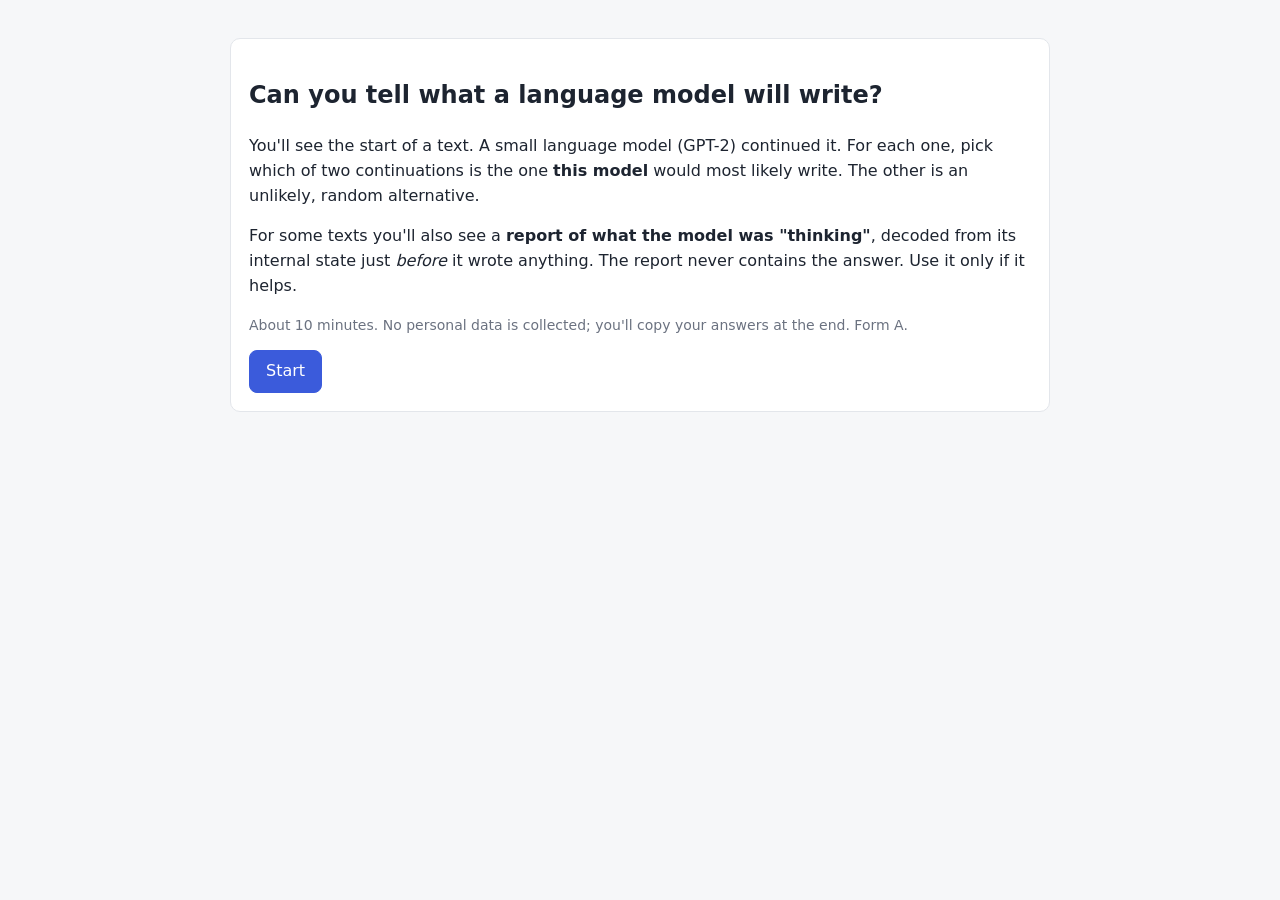
<file: study/pilot_rl2/pilot_form_A.html>
<!doctype html>
<html lang="en">
<head>
<meta charset="utf-8">
<meta name="viewport" content="width=device-width, initial-scale=1">
<title>Reading a model's mind: pilot (form A)</title>
<style>
  :root { --bg:#f6f7f9; --card:#fff; --ink:#1d2430; --muted:#6b7280; --line:#e3e6eb; --accent:#3b5bdb; --good:#2f9e44; --warn:#f08c00; --bad:#e03131; }
  @media (prefers-color-scheme: dark) { :root { --bg:#111418; --card:#1a1f26; --ink:#e6e9ee; --muted:#8b94a3; --line:#2a313b; --accent:#748ffc; } }
  body { margin:0; background:var(--bg); color:var(--ink); font:16px/1.55 system-ui, sans-serif; }
  main { max-width: 820px; margin: 0 auto; padding: 24px 16px 60px; }
  .card { background:var(--card); border:1px solid var(--line); border-radius:10px; padding:18px; margin:14px 0; }
  .prompt { font-family: ui-monospace, Consolas, monospace; font-size:15px; white-space: pre-wrap; }
  .opt { display:block; border:2px solid var(--line); border-radius:8px; padding:12px; margin:8px 0; cursor:pointer; }
  .opt.sel { border-color: var(--accent); }
  .report { border-left:4px solid var(--accent); padding-left:12px; }
  .chips span { display:inline-block; border:1px solid var(--line); border-radius:14px; padding:2px 10px; margin:2px; font-size:14px; }
  .muted { color: var(--muted); font-size: 14px; }
  button { font: inherit; padding: 8px 16px; border-radius: 8px; border: 1px solid var(--accent); background: var(--accent); color: #fff; cursor: pointer; }
  button:disabled { opacity: .4; cursor: default; }
  .conf label { margin-right: 10px; }
  textarea { width:100%; height: 140px; font-family: ui-monospace, monospace; }
</style>
</head>
<body>
<main>
  <section id="intro" class="card">
    <h1>Can you tell what a language model will write?</h1>
    <p>You'll see the start of a text. A small language model (GPT-2) continued it. For each one, pick which of two
      continuations is the one <b>this model</b> would most likely write. The other is an unlikely, random alternative.</p>
    <p>For some texts you'll also see a <b>report of what the model was "thinking"</b>, decoded from its internal state
      just <i>before</i> it wrote anything. The report never contains the answer. Use it only if it helps.</p>
    <p class="muted">About 10 minutes. No personal data is collected; you'll copy your answers at the end.
      Form A.</p>
    <button onclick="start()">Start</button>
  </section>
  <section id="q" class="card" hidden></section>
  <section id="done" class="card" hidden>
    <h2>Thank you!</h2>
    <p>Please copy the text below and send it back to the researcher.</p>
    <textarea id="results" readonly></textarea>
  </section>
</main>
<script>
const ITEMS = [{"id": 0, "prompt": "The importance of kindergartens in a student\u2019s life cannot be over-emphasized. Sadly, the world is moving towards altering the tried and tested \u2018play-based\u2019 mode to the \u2018learning-based\u2019 mode which undermines the importance of play and interactivity in these vital initiation stages of a child\u2019s life", "options": [". Earlier, it was thought that the importance of play during initiation of children from", ". The importance of kindergartens in a student\u2019s life"], "report": {"overall_strength_text": "moderate to strong signal: with this few words we can't pin it down more precisely (reliable share 31%-86%, 95% range)", "summary": "While producing this answer, the model's internal state repeatedly reflected 'learning', 'life', 'stages' and 'emphasizing' (all also present in the text). It also repeatedly reflected 'development', 'children's', 'developing' and 'growth', which the text does not mention; this may be the model's own expectation or inference, or noise. Check before relying on it. A second, independent method (a lens that reads the same internal state without our decoder) also pointed to 'development', 'learning', 'life' and 'stages', so these are the most trustworthy themes.", "themes": [{"theme": "development", "stem": "development", "share_of_explanations": 0.8, "tokens": [64, 65, 66, 67, 71], "in_input": false, "named_entity": false, "mean_fve": 0.2228, "anticipated": false, "words_ahead": null, "corroborated": true}, {"theme": "learning", "stem": "learn", "share_of_explanations": 0.667, "tokens": [64, 65, 66, 67, 71], "in_input": true, "named_entity": false, "mean_fve": 0.2232, "anticipated": false, "words_ahead": null, "corroborated": true}, {"theme": "life", "stem": "life", "share_of_explanations": 0.533, "tokens": [64, 65, 66, 71], "in_input": true, "named_entity": false, "mean_fve": 0.2027, "anticipated": false, "words_ahead": null, "corroborated": true}, {"theme": "children's", "stem": "children'", "share_of_explanations": 0.467, "tokens": [64, 66, 67], "in_input": false, "named_entity": false, "mean_fve": 0.2196, "anticipated": false, "words_ahead": null, "corroborated": false}, {"theme": "developing", "stem": "develop", "share_of_explanations": 0.4, "tokens": [64, 65, 66, 67], "in_input": false, "named_entity": false, "mean_fve": 0.2276, "anticipated": false, "words_ahead": null, "corroborated": false}, {"theme": "stages", "stem": "stag", "share_of_explanations": 0.333, "tokens": [64, 65], "in_input": true, "named_entity": false, "mean_fve": 0.2712, "anticipated": false, "words_ahead": null, "corroborated": true}, {"theme": "growth", "stem": "growth", "share_of_explanations": 0.333, "tokens": [65, 66], "in_input": false, "named_entity": false, "mean_fve": 0.2403, "anticipated": false, "words_ahead": null, "corroborated": false}, {"theme": "emphasizing", "stem": "emphasiz", "share_of_explanations": 0.333, "tokens": [64, 66, 67, 71], "in_input": true, "named_entity": false, "mean_fve": 0.2204, "anticipated": false, "words_ahead": null, "corroborated": false}], "limits": ["These are reconstructions of the model's internal state from a small, weak decoder, not the model's own words.", "Specific names, places and numbers in explanations are usually invented; trust recurring themes, not details.", "A theme 'not in the text' may be the model's own expectation, or noise; treat it as a lead to check, not a fact.", "Signal strength compares each read with reads of the wrong text; 'none' means no evidence either way.", "'Seen before it was written' can mean the topic simply made it predictable: in tests this reader names the upcoming word 7x more often than chance, but about as often as a summary of the text so far does."], "coverage_text": "Reliable reads on 5 of 8 answer tokens (this tool typically gets 43%).", "consistency": {"score": 0.5, "split_half_jaccard": 0.333, "label": "medium", "text": "Repeatability: medium. If the model were read again, roughly 50% of these themes would be expected to recur (split-half estimate)."}, "lens_leaning": [{"word": "life", "share_of_tokens": 0.625}, {"word": "development", "share_of_tokens": 0.375}, {"word": "experience", "share_of_tokens": 0.375}, {"word": "without", "share_of_tokens": 0.25}, {"word": "through", "share_of_tokens": 0.25}, {"word": "until", "share_of_tokens": 0.25}, {"word": "human", "share_of_tokens": 0.25}, {"word": "learning", "share_of_tokens": 0.25}]}, "show_report": true}, {"id": 1, "prompt": "Tall fescue is a cool-season, bunch-type grass that grows with course to medium textured leaves. Adapted to a wide range of soil conditions but performs best in moist, well drained soils. Good heat and drought tolerance (for a cool-season grass) and poor cold tolerance makes this species a good choice for transition zone lawns. It will stay green year-round in the transition zone if watered.\nIt will winter kill when planted", "options": [". $6,900 per year as per USDA 'Great thing about", "in a dry, well drained soil. It will grow in a dry,"], "report": {"overall_strength_text": "moderate to strong signal: with this few words we can't pin it down more precisely (reliable share 41%-93%, 95% range)", "summary": "While producing this answer, the model's internal state repeatedly reflected 'plants', 'types', 'growing' and 'watering' (all also present in the text). It also repeatedly reflected 'different', 'common', 'area' and 'mention', which the text does not mention; this may be the model's own expectation or inference, or noise. Check before relying on it. A second, independent method (a lens that reads the same internal state without our decoder) also pointed to 'plants' and 'growing', so these are the most trustworthy themes. Some ideas showed up in the model's internal state before it wrote them: 'plants (7 words early)'. This suggests it was already heading there.", "themes": [{"theme": "plants", "stem": "plant", "share_of_explanations": 0.643, "tokens": [86, 88, 89, 92, 93], "in_input": true, "named_entity": false, "mean_fve": 0.1751, "anticipated": true, "words_ahead": 7, "corroborated": true}, {"theme": "types", "stem": "typ", "share_of_explanations": 0.5, "tokens": [86, 88, 89, 92, 93], "in_input": true, "named_entity": false, "mean_fve": 0.17, "anticipated": false, "words_ahead": null, "corroborated": false}, {"theme": "different", "stem": "different", "share_of_explanations": 0.429, "tokens": [87, 88, 89, 92, 93], "in_input": false, "named_entity": false, "mean_fve": 0.1199, "anticipated": false, "words_ahead": null, "corroborated": false}, {"theme": "common", "stem": "common", "share_of_explanations": 0.357, "tokens": [86, 87, 88], "in_input": false, "named_entity": false, "mean_fve": 0.2163, "anticipated": false, "words_ahead": null, "corroborated": false}, {"theme": "growing", "stem": "grow", "share_of_explanations": 0.357, "tokens": [92, 93], "in_input": true, "named_entity": false, "mean_fve": 0.1694, "anticipated": false, "words_ahead": null, "corroborated": true}, {"theme": "watering", "stem": "water", "share_of_explanations": 0.357, "tokens": [88, 92, 93], "in_input": true, "named_entity": false, "mean_fve": 0.1538, "anticipated": false, "words_ahead": null, "corroborated": false}, {"theme": "area", "stem": "area", "share_of_explanations": 0.357, "tokens": [86, 87, 89, 93], "in_input": false, "named_entity": false, "mean_fve": 0.1504, "anticipated": false, "words_ahead": null, "corroborated": false}, {"theme": "mention", "stem": "mention", "share_of_explanations": 0.357, "tokens": [88, 92, 93], "in_input": false, "named_entity": false, "mean_fve": 0.1396, "anticipated": false, "words_ahead": null, "corroborated": false}], "limits": ["These are reconstructions of the model's internal state from a small, weak decoder, not the model's own words.", "Specific names, places and numbers in explanations are usually invented; trust recurring themes, not details.", "A theme 'not in the text' may be the model's own expectation, or noise; treat it as a lead to check, not a fact.", "Signal strength compares each read with reads of the wrong text; 'none' means no evidence either way.", "'Seen before it was written' can mean the topic simply made it predictable: in tests this reader names the upcoming word 7x more often than chance, but about as often as a summary of the text so far does."], "coverage_text": "Reliable reads on 6 of 8 answer tokens (this tool typically gets 43%).", "consistency": {"score": 0.25, "split_half_jaccard": 0.143, "label": "low", "text": "Repeatability: low. If the model were read again, roughly 25% of these themes would be expected to recur (split-half estimate)."}, "lens_leaning": [{"word": "through", "share_of_tokens": 0.375}, {"word": "recommended", "share_of_tokens": 0.25}, {"word": "posted", "share_of_tokens": 0.25}, {"word": "under", "share_of_tokens": 0.25}, {"word": "out", "share_of_tokens": 0.25}, {"word": "outside", "share_of_tokens": 0.25}, {"word": "off", "share_of_tokens": 0.25}, {"word": "during", "share_of_tokens": 0.25}]}, "show_report": false}, {"id": 2, "prompt": "Phasing out traditional coal power is essential for Canadians and people around the world to enjoy clean air, healthy communities, a safe climate, and cleaner economic growth.\nCanada\u2019s Minister of Environment and Climate Change, Catherine McKenna, and the UK\u2019s Minister of State for Energy and Clean", "options": ["Energy, Greg Clark, have announced a new plan to reduce carbon emissions by 20", "Energy, Mark Mariston, have made the initial commitment to eliminate 2030 greenhouse gas"], "report": {"overall_strength_text": "weak to moderate signal: with this few words we can't pin it down more precisely (reliable share 2%-47%, 95% range)", "summary": "The reader found no reliable signal for this answer: its explanations were no better than descriptions of unrelated text. Do not draw conclusions from them.", "themes": [], "limits": ["These are reconstructions of the model's internal state from a small, weak decoder, not the model's own words.", "Specific names, places and numbers in explanations are usually invented; trust recurring themes, not details.", "A theme 'not in the text' may be the model's own expectation, or noise; treat it as a lead to check, not a fact.", "Signal strength compares each read with reads of the wrong text; 'none' means no evidence either way.", "'Seen before it was written' can mean the topic simply made it predictable: in tests this reader names the upcoming word 7x more often than chance, but about as often as a summary of the text so far does."], "coverage_text": "Reliable reads on 1 of 8 answer tokens (this tool typically gets 43%).", "consistency": {"score": null, "label": "unknown", "text": "Not enough reads to estimate how repeatable this report is (use 2+ samples)."}, "lens_leaning": [{"word": "health", "share_of_tokens": 0.5}, {"word": "energy", "share_of_tokens": 0.5}, {"word": "communications", "share_of_tokens": 0.5}, {"word": "security", "share_of_tokens": 0.5}, {"word": "minister", "share_of_tokens": 0.375}, {"word": "general", "share_of_tokens": 0.375}, {"word": "environment", "share_of_tokens": 0.375}, {"word": "secretary", "share_of_tokens": 0.25}]}, "show_report": true}, {"id": 3, "prompt": "The lottery is a type of gambling that involves picking a series of numbers. The prizes in a lottery can be huge, with jackpots often exceeding the cost of a ticket.\nHistorically, lotteries have been used to raise money for a wide variety of purposes. During the Revolutionary War, for", "options": ["example, the government used a lottery to raise money for the war effort.", "example, the fund for tax relief was, quite rightly, invested in both prisoners"], "report": {"overall_strength_text": "moderate to strong signal: with this few words we can't pin it down more precisely (reliable share 53%-98%, 95% range)", "summary": "While producing this answer, the model's internal state repeatedly reflected 'revolution', 'during' and 'war' (all also present in the text). It also repeatedly reflected 'period', 'explore', 'time' and 'new', which the text does not mention; this may be the model's own expectation or inference, or noise. Check before relying on it. A second, independent method (a lens that reads the same internal state without our decoder) also pointed to 'period', 'during' and 'new', so these are the most trustworthy themes. Some ideas showed up in the model's internal state before it wrote them: 'war (1 words early)'. This suggests it was already heading there. Explanations also kept naming 'American' (found by our decoder only), which the text never mentions. Treat this as an association the model made (the kind of setting it linked the text to), not as a fact it knows.", "themes": [{"theme": "american", "stem": "america", "share_of_explanations": 0.65, "tokens": [55, 56, 57, 58, 59], "in_input": false, "named_entity": true, "mean_fve": 0.2071, "anticipated": false, "words_ahead": null, "corroborated": false}, {"theme": "period", "stem": "period", "share_of_explanations": 0.5, "tokens": [55, 56, 57, 58, 59], "in_input": false, "named_entity": false, "mean_fve": 0.2306, "anticipated": false, "words_ahead": null, "corroborated": true}, {"theme": "revolution", "stem": "revolution", "share_of_explanations": 0.45, "tokens": [56, 57, 58, 59], "in_input": true, "named_entity": true, "mean_fve": 0.2025, "anticipated": false, "words_ahead": null, "corroborated": true}, {"theme": "during", "stem": "dur", "share_of_explanations": 0.4, "tokens": [55, 56, 57, 58, 59], "in_input": true, "named_entity": false, "mean_fve": 0.1793, "anticipated": false, "words_ahead": null, "corroborated": true}, {"theme": "war", "stem": "war", "share_of_explanations": 0.4, "tokens": [57, 58, 59], "in_input": true, "named_entity": true, "mean_fve": 0.1773, "anticipated": true, "words_ahead": 1, "corroborated": true}, {"theme": "explore", "stem": "explore", "share_of_explanations": 0.35, "tokens": [53, 54, 56], "in_input": false, "named_entity": false, "mean_fve": 0.2629, "anticipated": false, "words_ahead": null, "corroborated": false}, {"theme": "time", "stem": "time", "share_of_explanations": 0.35, "tokens": [54, 55, 56, 58], "in_input": false, "named_entity": false, "mean_fve": 0.2486, "anticipated": false, "words_ahead": null, "corroborated": false}, {"theme": "new", "stem": "new", "share_of_explanations": 0.25, "tokens": [54, 55, 56, 59], "in_input": false, "named_entity": false, "mean_fve": 0.2936, "anticipated": false, "words_ahead": null, "corroborated": true}], "limits": ["These are reconstructions of the model's internal state from a small, weak decoder, not the model's own words.", "Specific names, places and numbers in explanations are usually invented; trust recurring themes, not details.", "A theme 'not in the text' may be the model's own expectation, or noise; treat it as a lead to check, not a fact.", "Signal strength compares each read with reads of the wrong text; 'none' means no evidence either way.", "'Seen before it was written' can mean the topic simply made it predictable: in tests this reader names the upcoming word 7x more often than chance, but about as often as a summary of the text so far does."], "coverage_text": "Reliable reads on 7 of 8 answer tokens (this tool typically gets 43%).", "consistency": {"score": 0.625, "split_half_jaccard": 0.455, "label": "high", "text": "Repeatability: high. If the model were read again, roughly 62% of these themes would be expected to recur (split-half estimate)."}, "lens_leaning": [{"word": "during", "share_of_tokens": 0.5}, {"word": "era", "share_of_tokens": 0.5}, {"word": "many", "share_of_tokens": 0.375}, {"word": "years", "share_of_tokens": 0.375}, {"word": "new", "share_of_tokens": 0.375}, {"word": "period", "share_of_tokens": 0.375}, {"word": "through", "share_of_tokens": 0.25}, {"word": "first", "share_of_tokens": 0.25}]}, "show_report": false}, {"id": 4, "prompt": "Center for Biological Diversity\nProtecting endangered species and wild\nplaces of western North America\nFor Immediate Release:\nMay 1, 2001\nENDANGERED ARROYO TOADS CONFIRMED ON NEWHALL HOLDINGS\nGROUPS SUE TO HALT DESTRUCTION OF HABITAT ALONG SANTA CLARA RIVER.\nLos Angeles-The Center for Biological Diversity and Friends of", "options": ["the San Bernardino River Valley (CBDV) are pleased to announce that the", "Santa Clarita (CAFCD) mailed an email Thursday to celebrate a new"], "report": {"overall_strength_text": "weak to moderate signal: with this few words we can't pin it down more precisely (reliable share 2%-47%, 95% range)", "summary": "While producing this answer, the model's internal state repeatedly reflected 'protect' (all also present in the text). It also repeatedly reflected 'environmental', 'local', 'monitoring', 'organizations', 'continue' and 'ongoing', which the text does not mention; this may be the model's own expectation or inference, or noise. Check before relying on it. Explanations also kept naming 'Alliance' (found by our decoder only), which the text never mentions. Treat this as an association the model made (the kind of setting it linked the text to), not as a fact it knows.", "themes": [{"theme": "alliance", "stem": "alliance", "share_of_explanations": 1.0, "tokens": [85], "in_input": false, "named_entity": true, "mean_fve": 0.2574, "anticipated": false, "words_ahead": null, "corroborated": false}, {"theme": "environmental", "stem": "environment", "share_of_explanations": 1.0, "tokens": [85], "in_input": false, "named_entity": false, "mean_fve": 0.2574, "anticipated": false, "words_ahead": null, "corroborated": false}, {"theme": "local", "stem": "local", "share_of_explanations": 0.667, "tokens": [85], "in_input": false, "named_entity": false, "mean_fve": 0.2797, "anticipated": false, "words_ahead": null, "corroborated": false}, {"theme": "monitoring", "stem": "monitor", "share_of_explanations": 0.667, "tokens": [85], "in_input": false, "named_entity": false, "mean_fve": 0.2797, "anticipated": false, "words_ahead": null, "corroborated": false}, {"theme": "organizations", "stem": "organization", "share_of_explanations": 0.667, "tokens": [85], "in_input": false, "named_entity": false, "mean_fve": 0.2429, "anticipated": false, "words_ahead": null, "corroborated": false}, {"theme": "protect", "stem": "protect", "share_of_explanations": 0.667, "tokens": [85], "in_input": true, "named_entity": false, "mean_fve": 0.2429, "anticipated": false, "words_ahead": null, "corroborated": false}, {"theme": "continue", "stem": "continue", "share_of_explanations": 0.667, "tokens": [85], "in_input": false, "named_entity": false, "mean_fve": 0.2429, "anticipated": false, "words_ahead": null, "corroborated": false}, {"theme": "ongoing", "stem": "ongo", "share_of_explanations": 0.667, "tokens": [85], "in_input": false, "named_entity": false, "mean_fve": 0.2429, "anticipated": false, "words_ahead": null, "corroborated": false}], "limits": ["These are reconstructions of the model's internal state from a small, weak decoder, not the model's own words.", "Specific names, places and numbers in explanations are usually invented; trust recurring themes, not details.", "A theme 'not in the text' may be the model's own expectation, or noise; treat it as a lead to check, not a fact.", "Signal strength compares each read with reads of the wrong text; 'none' means no evidence either way.", "'Seen before it was written' can mean the topic simply made it predictable: in tests this reader names the upcoming word 7x more often than chance, but about as often as a summary of the text so far does."], "coverage_text": "Reliable reads on 1 of 8 answer tokens (this tool typically gets 43%).", "consistency": {"score": null, "label": "unknown", "text": "Not enough reads to estimate how repeatable this report is (use 2+ samples)."}, "lens_leaning": [{"word": "international", "share_of_tokens": 0.375}, {"word": "human", "share_of_tokens": 0.375}, {"word": "new", "share_of_tokens": 0.25}, {"word": "city", "share_of_tokens": 0.25}, {"word": "national", "share_of_tokens": 0.25}, {"word": "says", "share_of_tokens": 0.25}, {"word": "against", "share_of_tokens": 0.25}, {"word": "said", "share_of_tokens": 0.25}]}, "show_report": true}, {"id": 5, "prompt": "addition to your Free mattress\nAllergen test we will also check\nyour room for temperature and humidity levels. Humidity is a very important\nfactor in the fight against dust mites.\nWhat is Humidity?\nIn simple terms, humidity is a measure of how much moisture is in the air.\nThe most commonly used term for humidity is", "options": ["\"humidity\". Humidity is measured in units of air volume.", "an \"cawing term.\" Like the name would imply, this term"], "report": {"overall_strength_text": "weak to strong signal: with this few words we can't pin it down more precisely (reliable share 14%-69%, 95% range)", "summary": "While producing this answer, the model's internal state repeatedly reflected 'used' and 'measuring' (all also present in the text). It also repeatedly reflected 'measurement', 'standard', 'health', 'determine', 'definition' and 'specific', which the text does not mention; this may be the model's own expectation or inference, or noise. Check before relying on it. A second, independent method (a lens that reads the same internal state without our decoder) also pointed to 'measurement', 'used', 'measuring', 'determine' and 'definition', so these are the most trustworthy themes. Some ideas showed up in the model's internal state before it wrote them: 'used (3 words early)'. This suggests it was already heading there.", "themes": [{"theme": "measurement", "stem": "measurement", "share_of_explanations": 0.889, "tokens": [65, 68, 70], "in_input": false, "named_entity": false, "mean_fve": 0.2554, "anticipated": false, "words_ahead": null, "corroborated": true}, {"theme": "used", "stem": "used", "share_of_explanations": 0.889, "tokens": [65, 68, 70], "in_input": true, "named_entity": false, "mean_fve": 0.2378, "anticipated": true, "words_ahead": 3, "corroborated": true}, {"theme": "standard", "stem": "standard", "share_of_explanations": 0.778, "tokens": [65, 68, 70], "in_input": false, "named_entity": false, "mean_fve": 0.2109, "anticipated": false, "words_ahead": null, "corroborated": false}, {"theme": "measuring", "stem": "measur", "share_of_explanations": 0.556, "tokens": [68, 70], "in_input": true, "named_entity": false, "mean_fve": 0.1841, "anticipated": false, "words_ahead": null, "corroborated": true}, {"theme": "health", "stem": "health", "share_of_explanations": 0.444, "tokens": [65, 70], "in_input": false, "named_entity": false, "mean_fve": 0.3663, "anticipated": false, "words_ahead": null, "corroborated": false}, {"theme": "determine", "stem": "determin", "share_of_explanations": 0.444, "tokens": [65, 70], "in_input": false, "named_entity": false, "mean_fve": 0.3332, "anticipated": false, "words_ahead": null, "corroborated": true}, {"theme": "definition", "stem": "definition", "share_of_explanations": 0.444, "tokens": [65, 68, 70], "in_input": false, "named_entity": false, "mean_fve": 0.2589, "anticipated": false, "words_ahead": null, "corroborated": true}, {"theme": "specific", "stem": "specific", "share_of_explanations": 0.444, "tokens": [65, 68, 70], "in_input": false, "named_entity": false, "mean_fve": 0.2506, "anticipated": false, "words_ahead": null, "corroborated": false}], "limits": ["These are reconstructions of the model's internal state from a small, weak decoder, not the model's own words.", "Specific names, places and numbers in explanations are usually invented; trust recurring themes, not details.", "A theme 'not in the text' may be the model's own expectation, or noise; treat it as a lead to check, not a fact.", "Signal strength compares each read with reads of the wrong text; 'none' means no evidence either way.", "'Seen before it was written' can mean the topic simply made it predictable: in tests this reader names the upcoming word 7x more often than chance, but about as often as a summary of the text so far does."], "coverage_text": "Reliable reads on 3 of 8 answer tokens (this tool typically gets 43%).", "consistency": {"score": 0.429, "split_half_jaccard": 0.273, "label": "medium", "text": "Repeatability: medium. If the model were read again, roughly 43% of these themes would be expected to recur (split-half estimate)."}, "lens_leaning": [{"word": "used", "share_of_tokens": 0.375}, {"word": "term", "share_of_tokens": 0.25}, {"word": "common", "share_of_tokens": 0.25}, {"word": "popular", "share_of_tokens": 0.25}, {"word": "available", "share_of_tokens": 0.25}, {"word": "metric", "share_of_tokens": 0.25}, {"word": "measurement", "share_of_tokens": 0.25}, {"word": "word", "share_of_tokens": 0.25}]}, "show_report": false}, {"id": 6, "prompt": "Broadcast on \"Coast to Coast\": January 9, 2003\nAA: I'm Avi Arditti with Rosanne Skirble, and this week on Wordmaster, we meet an English teacher", "options": ["named Salton Simon, who came to America from Germany in 1972 and was willing", "who is a teacher of English. She's a teacher of English at the University"], "report": {"overall_strength_text": "moderate to strong signal: with this few words we can't pin it down more precisely (reliable share 41%-93%, 95% range)", "summary": "It also repeatedly reflected 'podcast', 'first', 'topic', 'ends', 'girl', 'discussion', 'featuring' and 'guest', which the text does not mention; this may be the model's own expectation or inference, or noise. Check before relying on it. A second, independent method (a lens that reads the same internal state without our decoder) also pointed to 'podcast', so these are the most trustworthy themes.", "themes": [{"theme": "podcast", "stem": "podcast", "share_of_explanations": 0.583, "tokens": [35, 36, 37], "in_input": false, "named_entity": false, "mean_fve": 0.1618, "anticipated": false, "words_ahead": null, "corroborated": true}, {"theme": "first", "stem": "first", "share_of_explanations": 0.417, "tokens": [36, 37, 38, 41], "in_input": false, "named_entity": false, "mean_fve": 0.1734, "anticipated": false, "words_ahead": null, "corroborated": false}, {"theme": "topic", "stem": "topic", "share_of_explanations": 0.417, "tokens": [35, 36, 37], "in_input": false, "named_entity": false, "mean_fve": 0.1472, "anticipated": false, "words_ahead": null, "corroborated": false}, {"theme": "ends", "stem": "ends", "share_of_explanations": 0.333, "tokens": [36, 38, 41], "in_input": false, "named_entity": false, "mean_fve": 0.2134, "anticipated": false, "words_ahead": null, "corroborated": false}, {"theme": "girl", "stem": "girl", "share_of_explanations": 0.25, "tokens": [41], "in_input": false, "named_entity": false, "mean_fve": 0.2754, "anticipated": false, "words_ahead": null, "corroborated": false}, {"theme": "discussion", "stem": "discussion", "share_of_explanations": 0.25, "tokens": [36, 37], "in_input": false, "named_entity": false, "mean_fve": 0.1424, "anticipated": false, "words_ahead": null, "corroborated": false}, {"theme": "featuring", "stem": "featur", "share_of_explanations": 0.25, "tokens": [35, 37, 38], "in_input": false, "named_entity": false, "mean_fve": 0.1218, "anticipated": false, "words_ahead": null, "corroborated": false}, {"theme": "guest", "stem": "guest", "share_of_explanations": 0.25, "tokens": [36, 37, 38], "in_input": false, "named_entity": false, "mean_fve": 0.1118, "anticipated": false, "words_ahead": null, "corroborated": false}], "limits": ["These are reconstructions of the model's internal state from a small, weak decoder, not the model's own words.", "Specific names, places and numbers in explanations are usually invented; trust recurring themes, not details.", "A theme 'not in the text' may be the model's own expectation, or noise; treat it as a lead to check, not a fact.", "Signal strength compares each read with reads of the wrong text; 'none' means no evidence either way.", "'Seen before it was written' can mean the topic simply made it predictable: in tests this reader names the upcoming word 7x more often than chance, but about as often as a summary of the text so far does."], "coverage_text": "Reliable reads on 6 of 8 answer tokens (this tool typically gets 43%).", "consistency": {"score": 0.4, "split_half_jaccard": 0.25, "label": "medium", "text": "Repeatability: medium. If the model were read again, roughly 40% of these themes would be expected to recur (split-half estimate)."}, "lens_leaning": [{"word": "mark", "share_of_tokens": 0.375}, {"word": "press", "share_of_tokens": 0.25}, {"word": "news", "share_of_tokens": 0.25}, {"word": "talk", "share_of_tokens": 0.25}, {"word": "here", "share_of_tokens": 0.25}, {"word": "mike", "share_of_tokens": 0.25}, {"word": "new", "share_of_tokens": 0.25}, {"word": "teacher", "share_of_tokens": 0.25}]}, "show_report": true}, {"id": 7, "prompt": "A CHANGE OF GOVERNMENT\nThe 1985-1990 Plan\nIn 1986, when general elections took place for the sixth time since independence, the 15-Year Plan for Educational Development 1968-1983 had completed its execution period. The Ministry of Education developed a new plan for 1985-90 that was based on the results of an", "options": ["independent study of the educational system in the country. The plan was based on the", "exhaustive recall of over 1,300 schools from previous nine-year terms. In"], "report": {"overall_strength_text": "moderate to strong signal: with this few words we can't pin it down more precisely (reliable share 31%-86%, 95% range)", "summary": "While producing this answer, the model's internal state repeatedly reflected 'new' and 'elections' (all also present in the text). It also repeatedly reflected 'revision', 'framework', 'constitution', 'national', 'implementing' and 'adopted', which the text does not mention; this may be the model's own expectation or inference, or noise. Check before relying on it. A second, independent method (a lens that reads the same internal state without our decoder) also pointed to 'adopted' and 'elections', so these are the most trustworthy themes.", "themes": [{"theme": "revision", "stem": "revis", "share_of_explanations": 0.8, "tokens": [59, 60, 62, 63], "in_input": false, "named_entity": false, "mean_fve": 0.2696, "anticipated": false, "words_ahead": null, "corroborated": false}, {"theme": "framework", "stem": "framework", "share_of_explanations": 0.467, "tokens": [60, 62, 63], "in_input": false, "named_entity": false, "mean_fve": 0.3285, "anticipated": false, "words_ahead": null, "corroborated": false}, {"theme": "new", "stem": "new", "share_of_explanations": 0.4, "tokens": [60, 62, 63], "in_input": true, "named_entity": false, "mean_fve": 0.3103, "anticipated": false, "words_ahead": null, "corroborated": false}, {"theme": "constitution", "stem": "constitution", "share_of_explanations": 0.4, "tokens": [60, 62, 63], "in_input": false, "named_entity": false, "mean_fve": 0.304, "anticipated": false, "words_ahead": null, "corroborated": false}, {"theme": "national", "stem": "national", "share_of_explanations": 0.4, "tokens": [59, 60, 63, 65], "in_input": false, "named_entity": false, "mean_fve": 0.2237, "anticipated": false, "words_ahead": null, "corroborated": false}, {"theme": "implementing", "stem": "implement", "share_of_explanations": 0.333, "tokens": [60, 62, 63], "in_input": false, "named_entity": false, "mean_fve": 0.3098, "anticipated": false, "words_ahead": null, "corroborated": false}, {"theme": "adopted", "stem": "adopt", "share_of_explanations": 0.333, "tokens": [60, 62, 63], "in_input": false, "named_entity": false, "mean_fve": 0.3083, "anticipated": false, "words_ahead": null, "corroborated": true}, {"theme": "elections", "stem": "election", "share_of_explanations": 0.333, "tokens": [62, 63, 65], "in_input": true, "named_entity": false, "mean_fve": 0.238, "anticipated": false, "words_ahead": null, "corroborated": true}], "limits": ["These are reconstructions of the model's internal state from a small, weak decoder, not the model's own words.", "Specific names, places and numbers in explanations are usually invented; trust recurring themes, not details.", "A theme 'not in the text' may be the model's own expectation, or noise; treat it as a lead to check, not a fact.", "Signal strength compares each read with reads of the wrong text; 'none' means no evidence either way.", "'Seen before it was written' can mean the topic simply made it predictable: in tests this reader names the upcoming word 7x more often than chance, but about as often as a summary of the text so far does."], "coverage_text": "Reliable reads on 5 of 8 answer tokens (this tool typically gets 43%).", "consistency": {"score": 0.5, "split_half_jaccard": 0.333, "label": "medium", "text": "Repeatability: medium. If the model were read again, roughly 50% of these themes would be expected to recur (split-half estimate)."}, "lens_leaning": [{"word": "previous", "share_of_tokens": 0.375}, {"word": "earlier", "share_of_tokens": 0.375}, {"word": "made", "share_of_tokens": 0.25}, {"word": "based", "share_of_tokens": 0.25}, {"word": "principles", "share_of_tokens": 0.25}, {"word": "three", "share_of_tokens": 0.25}, {"word": "existing", "share_of_tokens": 0.25}, {"word": "several", "share_of_tokens": 0.25}]}, "show_report": false}, {"id": 8, "prompt": "What's At Stake?\u2014 Why Computers Matter\nto Your Child\nThe information age is arriving\nat lightning speed. Children and young people are among\nthe most active citizens of the new era, and are often\nfirst in their family to\nthe new media.", "options": ["How is this relevant to how we interact with our Now 3D glasses?", "The Internet is the new media, and it's the new media that will"], "report": {"overall_strength_text": "moderate to strong signal: with this few words we can't pin it down more precisely (reliable share 22%-78%, 95% range)", "summary": "While producing this answer, the model's internal state repeatedly reflected 'people' (all also present in the text). It also repeatedly reflected 'growing', 'emphasizing', 'explore', 'increasing', 'society', 'highlighting' and 'culture', which the text does not mention; this may be the model's own expectation or inference, or noise. Check before relying on it.", "themes": [{"theme": "people", "stem": "people", "share_of_explanations": 0.5, "tokens": [50, 55], "in_input": true, "named_entity": false, "mean_fve": 0.3262, "anticipated": false, "words_ahead": null, "corroborated": false}, {"theme": "growing", "stem": "grow", "share_of_explanations": 0.4, "tokens": [50, 54, 55], "in_input": false, "named_entity": false, "mean_fve": 0.3613, "anticipated": false, "words_ahead": null, "corroborated": false}, {"theme": "emphasizing", "stem": "emphasi", "share_of_explanations": 0.4, "tokens": [53, 54, 55], "in_input": false, "named_entity": false, "mean_fve": 0.328, "anticipated": false, "words_ahead": null, "corroborated": false}, {"theme": "explore", "stem": "explore", "share_of_explanations": 0.3, "tokens": [54, 55], "in_input": false, "named_entity": false, "mean_fve": 0.414, "anticipated": false, "words_ahead": null, "corroborated": false}, {"theme": "increasing", "stem": "increas", "share_of_explanations": 0.3, "tokens": [54, 55], "in_input": false, "named_entity": false, "mean_fve": 0.4035, "anticipated": false, "words_ahead": null, "corroborated": false}, {"theme": "society", "stem": "society", "share_of_explanations": 0.3, "tokens": [54, 55], "in_input": false, "named_entity": false, "mean_fve": 0.3797, "anticipated": false, "words_ahead": null, "corroborated": false}, {"theme": "highlighting", "stem": "highlight", "share_of_explanations": 0.3, "tokens": [50, 54], "in_input": false, "named_entity": false, "mean_fve": 0.3153, "anticipated": false, "words_ahead": null, "corroborated": false}, {"theme": "culture", "stem": "cultur", "share_of_explanations": 0.3, "tokens": [50, 54], "in_input": false, "named_entity": false, "mean_fve": 0.3153, "anticipated": false, "words_ahead": null, "corroborated": false}], "limits": ["These are reconstructions of the model's internal state from a small, weak decoder, not the model's own words.", "Specific names, places and numbers in explanations are usually invented; trust recurring themes, not details.", "A theme 'not in the text' may be the model's own expectation, or noise; treat it as a lead to check, not a fact.", "Signal strength compares each read with reads of the wrong text; 'none' means no evidence either way.", "'Seen before it was written' can mean the topic simply made it predictable: in tests this reader names the upcoming word 7x more often than chance, but about as often as a summary of the text so far does."], "coverage_text": "Reliable reads on 4 of 8 answer tokens (this tool typically gets 43%).", "consistency": {"score": 0.286, "split_half_jaccard": 0.167, "label": "low", "text": "Repeatability: low. If the model were read again, roughly 29% of these themes would be expected to recur (split-half estimate)."}, "lens_leaning": [{"word": "class", "share_of_tokens": 0.25}, {"word": "generation", "share_of_tokens": 0.25}, {"word": "work", "share_of_tokens": 0.25}, {"word": "world", "share_of_tokens": 0.25}, {"word": "country", "share_of_tokens": 0.125}, {"word": "family", "share_of_tokens": 0.125}, {"word": "school", "share_of_tokens": 0.125}, {"word": "peers", "share_of_tokens": 0.125}]}, "show_report": true}, {"id": 9, "prompt": "Feb. 6, 2005 The Hubble Space Telescope's latest image of the star V838 Monocerotis (V838 Mon) reveals", "options": ["more details about a wave-stressed property of the star, more details about", "a bright, bright star that is about 1.5 times brighter than the Sun"], "report": {"overall_strength_text": "weak to moderate signal: with this few words we can't pin it down more precisely (reliable share 7%-59%, 95% range)", "summary": "While producing this answer, the model's internal state repeatedly reflected 'revealing' (all also present in the text). It also repeatedly reflected 'view', 'night', 'observed', 'discovery', 'unusual', 'visible' and 'sky', which the text does not mention; this may be the model's own expectation or inference, or noise. Check before relying on it.", "themes": [{"theme": "view", "stem": "view", "share_of_explanations": 0.667, "tokens": [28, 29], "in_input": false, "named_entity": false, "mean_fve": 0.2536, "anticipated": false, "words_ahead": null, "corroborated": false}, {"theme": "night", "stem": "night", "share_of_explanations": 0.667, "tokens": [28, 29], "in_input": false, "named_entity": false, "mean_fve": 0.241, "anticipated": false, "words_ahead": null, "corroborated": false}, {"theme": "observed", "stem": "observ", "share_of_explanations": 0.667, "tokens": [28, 29], "in_input": false, "named_entity": false, "mean_fve": 0.1921, "anticipated": false, "words_ahead": null, "corroborated": false}, {"theme": "discovery", "stem": "discovery", "share_of_explanations": 0.5, "tokens": [29], "in_input": false, "named_entity": false, "mean_fve": 0.3265, "anticipated": false, "words_ahead": null, "corroborated": false}, {"theme": "revealing", "stem": "reveal", "share_of_explanations": 0.5, "tokens": [29], "in_input": true, "named_entity": false, "mean_fve": 0.3265, "anticipated": false, "words_ahead": null, "corroborated": false}, {"theme": "unusual", "stem": "unusual", "share_of_explanations": 0.5, "tokens": [28, 29], "in_input": false, "named_entity": false, "mean_fve": 0.2475, "anticipated": false, "words_ahead": null, "corroborated": false}, {"theme": "visible", "stem": "visible", "share_of_explanations": 0.5, "tokens": [28, 29], "in_input": false, "named_entity": false, "mean_fve": 0.242, "anticipated": false, "words_ahead": null, "corroborated": false}, {"theme": "sky", "stem": "sky", "share_of_explanations": 0.5, "tokens": [28, 29], "in_input": false, "named_entity": false, "mean_fve": 0.2282, "anticipated": false, "words_ahead": null, "corroborated": false}], "limits": ["These are reconstructions of the model's internal state from a small, weak decoder, not the model's own words.", "Specific names, places and numbers in explanations are usually invented; trust recurring themes, not details.", "A theme 'not in the text' may be the model's own expectation, or noise; treat it as a lead to check, not a fact.", "Signal strength compares each read with reads of the wrong text; 'none' means no evidence either way.", "'Seen before it was written' can mean the topic simply made it predictable: in tests this reader names the upcoming word 7x more often than chance, but about as often as a summary of the text so far does."], "coverage_text": "Reliable reads on 2 of 8 answer tokens (this tool typically gets 43%).", "consistency": {"score": 0.308, "split_half_jaccard": 0.182, "label": "low", "text": "Repeatability: low. If the model were read again, roughly 31% of these themes would be expected to recur (split-half estimate)."}, "lens_leaning": [{"word": "found", "share_of_tokens": 0.25}, {"word": "appeared", "share_of_tokens": 0.25}, {"word": "iii", "share_of_tokens": 0.25}, {"word": "released", "share_of_tokens": 0.25}, {"word": "began", "share_of_tokens": 0.25}, {"word": "mon", "share_of_tokens": 0.25}, {"word": "moon", "share_of_tokens": 0.25}, {"word": "located", "share_of_tokens": 0.125}]}, "show_report": false}, {"id": 10, "prompt": "Light Therapy Diagnostic Indications and Contraindications\nThe chief indication for light therapy is seasonal affective disorder (SAD) (Rosenthal et al. 1984) or, as classified in DSM-IV (American Psychiatric Association 1994), any form of recurrent mood disorder to which the specifier \u201cwith seasonal pattern\u201d applies (\nAs can be seen in\n", "options": ["Table 1 , there are already estimates, in 50-59% of cases,", "The primary symptom of SAD is a lack of energy, and the primary symptom"], "report": {"overall_strength_text": "no reliable signal: no better than a description of some other text", "summary": "The reader found no reliable signal for this answer: its explanations were no better than descriptions of unrelated text. Do not draw conclusions from them.", "themes": [], "limits": ["These are reconstructions of the model's internal state from a small, weak decoder, not the model's own words.", "Specific names, places and numbers in explanations are usually invented; trust recurring themes, not details.", "A theme 'not in the text' may be the model's own expectation, or noise; treat it as a lead to check, not a fact.", "Signal strength compares each read with reads of the wrong text; 'none' means no evidence either way.", "'Seen before it was written' can mean the topic simply made it predictable: in tests this reader names the upcoming word 7x more often than chance, but about as often as a summary of the text so far does."], "coverage_text": "Reliable reads on 0 of 8 answer tokens (this tool typically gets 43%).", "consistency": {"score": null, "label": "unknown", "text": "Not enough reads to estimate how repeatable this report is (use 2+ samples)."}, "lens_leaning": [{"word": "figure", "share_of_tokens": 0.625}, {"word": "fig", "share_of_tokens": 0.625}, {"word": "table", "share_of_tokens": 0.5}, {"word": "see", "share_of_tokens": 0.375}, {"word": "here", "share_of_tokens": 0.375}, {"word": "shown", "share_of_tokens": 0.375}, {"word": "thus", "share_of_tokens": 0.25}, {"word": "app", "share_of_tokens": 0.25}]}, "show_report": true}, {"id": 11, "prompt": "- Special Sections\n- Dawgs Deals\nGiven the high concentration of poison found at the site of the historic trees at Auburn", "options": [", it is important to note that the tree was not a natural tree. It", "Pine de Union , one must consider how some have chosen to leverage this ecosystem for"], "report": {"overall_strength_text": "strong signal: more reliable reads than this tool usually gets", "summary": "While producing this answer, the model's internal state repeatedly reflected 'site' and 'historical' (all also present in the text). It also repeatedly reflected 'location' and 'near', which the text does not mention; this may be the model's own expectation or inference, or noise. Check before relying on it. A second, independent method (a lens that reads the same internal state without our decoder) also pointed to 'site', 'location', 'near' and 'historical', so these are the most trustworthy themes. Some ideas showed up in the model's internal state before it wrote them: 'historical (2 words early)'. This suggests it was already heading there.", "themes": [{"theme": "site", "stem": "site", "share_of_explanations": 0.545, "tokens": [18, 19, 20, 21, 23], "in_input": true, "named_entity": false, "mean_fve": 0.2702, "anticipated": false, "words_ahead": null, "corroborated": true}, {"theme": "location", "stem": "locat", "share_of_explanations": 0.545, "tokens": [17, 19, 20, 22, 23, 24], "in_input": false, "named_entity": false, "mean_fve": 0.2508, "anticipated": false, "words_ahead": null, "corroborated": true}, {"theme": "near", "stem": "near", "share_of_explanations": 0.273, "tokens": [18, 20, 21, 22, 23], "in_input": false, "named_entity": false, "mean_fve": 0.2552, "anticipated": false, "words_ahead": null, "corroborated": true}, {"theme": "historical", "stem": "historic", "share_of_explanations": 0.273, "tokens": [19, 20, 21], "in_input": true, "named_entity": false, "mean_fve": 0.2433, "anticipated": true, "words_ahead": 2, "corroborated": true}], "limits": ["These are reconstructions of the model's internal state from a small, weak decoder, not the model's own words.", "Specific names, places and numbers in explanations are usually invented; trust recurring themes, not details.", "A theme 'not in the text' may be the model's own expectation, or noise; treat it as a lead to check, not a fact.", "Signal strength compares each read with reads of the wrong text; 'none' means no evidence either way.", "'Seen before it was written' can mean the topic simply made it predictable: in tests this reader names the upcoming word 7x more often than chance, but about as often as a summary of the text so far does."], "coverage_text": "Reliable reads on 8 of 8 answer tokens (this tool typically gets 43%).", "consistency": {"score": 0.545, "split_half_jaccard": 0.375, "label": "medium", "text": "Repeatability: medium. If the model were read again, roughly 55% of these themes would be expected to recur (split-half estimate)."}, "lens_leaning": [{"word": "site", "share_of_tokens": 0.375}, {"word": "last", "share_of_tokens": 0.375}, {"word": "crime", "share_of_tokens": 0.375}, {"word": "city", "share_of_tokens": 0.25}, {"word": "during", "share_of_tokens": 0.25}, {"word": "near", "share_of_tokens": 0.25}, {"word": "today", "share_of_tokens": 0.25}, {"word": "here", "share_of_tokens": 0.25}]}, "show_report": false}, {"id": 12, "prompt": "In social science, for example sociology, attempts are made to interpret actual events. The stories constructed by sociologists and anthropologists are argued to be more than mere abstractions, and more than statistical predictions - they are held to convey something that is really taking place 'beneath' the surface of events. Thus, for example, an uprising may be interpreted and argued to be a manifestation of class tensions around economic entitlements. Understanding global economic relations as", "options": ["an episodic affair, class conflict without such narratives can be found to undermine all", "a whole, however, is not a simple task. It is a complex process"], "report": {"overall_strength_text": "moderate to strong signal: with this few words we can't pin it down more precisely (reliable share 41%-93%, 95% range)", "summary": "While producing this answer, the model's internal state repeatedly reflected 'social', 'economic' and 'global' (all also present in the text). It also repeatedly reflected 'explore', 'focusing', 'systems', 'different' and 'affects', which the text does not mention; this may be the model's own expectation or inference, or noise. Check before relying on it. A second, independent method (a lens that reads the same internal state without our decoder) also pointed to 'systems', so these are the most trustworthy themes.", "themes": [{"theme": "explore", "stem": "explor", "share_of_explanations": 0.556, "tokens": [86, 87, 88, 89, 90], "in_input": false, "named_entity": false, "mean_fve": 0.222, "anticipated": false, "words_ahead": null, "corroborated": false}, {"theme": "focusing", "stem": "focus", "share_of_explanations": 0.5, "tokens": [85, 86, 88, 89, 90], "in_input": false, "named_entity": false, "mean_fve": 0.2299, "anticipated": false, "words_ahead": null, "corroborated": false}, {"theme": "social", "stem": "social", "share_of_explanations": 0.444, "tokens": [85, 86, 88, 89, 90], "in_input": true, "named_entity": false, "mean_fve": 0.2226, "anticipated": false, "words_ahead": null, "corroborated": false}, {"theme": "systems", "stem": "system", "share_of_explanations": 0.389, "tokens": [85, 88, 89], "in_input": false, "named_entity": false, "mean_fve": 0.2408, "anticipated": false, "words_ahead": null, "corroborated": true}, {"theme": "economic", "stem": "economi", "share_of_explanations": 0.389, "tokens": [85, 88, 89], "in_input": true, "named_entity": false, "mean_fve": 0.223, "anticipated": false, "words_ahead": null, "corroborated": false}, {"theme": "different", "stem": "different", "share_of_explanations": 0.389, "tokens": [87, 88, 90], "in_input": false, "named_entity": false, "mean_fve": 0.2057, "anticipated": false, "words_ahead": null, "corroborated": false}, {"theme": "global", "stem": "global", "share_of_explanations": 0.389, "tokens": [88, 89, 90], "in_input": true, "named_entity": false, "mean_fve": 0.1947, "anticipated": false, "words_ahead": null, "corroborated": false}, {"theme": "affects", "stem": "affect", "share_of_explanations": 0.333, "tokens": [85, 88, 89], "in_input": false, "named_entity": false, "mean_fve": 0.2536, "anticipated": false, "words_ahead": null, "corroborated": false}], "limits": ["These are reconstructions of the model's internal state from a small, weak decoder, not the model's own words.", "Specific names, places and numbers in explanations are usually invented; trust recurring themes, not details.", "A theme 'not in the text' may be the model's own expectation, or noise; treat it as a lead to check, not a fact.", "Signal strength compares each read with reads of the wrong text; 'none' means no evidence either way.", "'Seen before it was written' can mean the topic simply made it predictable: in tests this reader names the upcoming word 7x more often than chance, but about as often as a summary of the text so far does."], "coverage_text": "Reliable reads on 6 of 8 answer tokens (this tool typically gets 43%).", "consistency": {"score": 0.375, "split_half_jaccard": 0.231, "label": "medium", "text": "Repeatability: medium. If the model were read again, roughly 38% of these themes would be expected to recur (split-half estimate)."}, "lens_leaning": [{"word": "like", "share_of_tokens": 0.25}, {"word": "through", "share_of_tokens": 0.25}, {"word": "ments", "share_of_tokens": 0.125}, {"word": "ings", "share_of_tokens": 0.125}, {"word": "ment", "share_of_tokens": 0.125}, {"word": "ences", "share_of_tokens": 0.125}, {"word": "ations", "share_of_tokens": 0.125}, {"word": "itudes", "share_of_tokens": 0.125}]}, "show_report": true}, {"id": 13, "prompt": "The village of Noyers in Burgundy is full of half-timbered houses, called \u00ab maisons \u00e0 pans de bois \u00bb or \u00ab maisons", "options": ["\u00e0 pans de bois \u00bb, and the village of Noyers is full", "au mer\u00bb as they will be called in French and in English on this occasion"], "report": {"overall_strength_text": "weak to moderate signal: with this few words we can't pin it down more precisely (reliable share 2%-47%, 95% range)", "summary": "It also repeatedly reflected 'streets', 'associated', 'style' and 'clothing', which the text does not mention; this may be the model's own expectation or inference, or noise. Check before relying on it.", "themes": [{"theme": "streets", "stem": "street", "share_of_explanations": 0.667, "tokens": [27], "in_input": false, "named_entity": false, "mean_fve": 0.1439, "anticipated": false, "words_ahead": null, "corroborated": false}, {"theme": "associated", "stem": "associat", "share_of_explanations": 0.667, "tokens": [27], "in_input": false, "named_entity": false, "mean_fve": 0.1293, "anticipated": false, "words_ahead": null, "corroborated": false}, {"theme": "style", "stem": "style", "share_of_explanations": 0.667, "tokens": [27], "in_input": false, "named_entity": false, "mean_fve": 0.1187, "anticipated": false, "words_ahead": null, "corroborated": false}, {"theme": "clothing", "stem": "cloth", "share_of_explanations": 0.667, "tokens": [27], "in_input": false, "named_entity": false, "mean_fve": 0.1187, "anticipated": false, "words_ahead": null, "corroborated": false}], "limits": ["These are reconstructions of the model's internal state from a small, weak decoder, not the model's own words.", "Specific names, places and numbers in explanations are usually invented; trust recurring themes, not details.", "A theme 'not in the text' may be the model's own expectation, or noise; treat it as a lead to check, not a fact.", "Signal strength compares each read with reads of the wrong text; 'none' means no evidence either way.", "'Seen before it was written' can mean the topic simply made it predictable: in tests this reader names the upcoming word 7x more often than chance, but about as often as a summary of the text so far does."], "coverage_text": "Reliable reads on 1 of 8 answer tokens (this tool typically gets 43%).", "consistency": {"score": null, "label": "unknown", "text": "Not enough reads to estimate how repeatable this report is (use 2+ samples)."}, "lens_leaning": [{"word": "des", "share_of_tokens": 0.5}, {"word": "que", "share_of_tokens": 0.375}, {"word": "mar", "share_of_tokens": 0.25}, {"word": "ques", "share_of_tokens": 0.25}, {"word": "pour", "share_of_tokens": 0.25}, {"word": "qui", "share_of_tokens": 0.25}, {"word": "french", "share_of_tokens": 0.25}, {"word": "france", "share_of_tokens": 0.125}]}, "show_report": false}, {"id": 14, "prompt": "Find More Accuracy in the Treatment of Brain Tumor by Stereotactic Radiosurgery\nStereotactic radiotherapy (also called stereotaxy) is a type of minimally invasive surgical intervention. It uses radiation treatment to deliver a large and precise radiation dose to the tumor area in a single session. This type of surgery applies a three-dimensional coordinates system to locate small targets inside the body. With the help", "options": ["of the entomologist, many tissue cells can be put into a state of", "of a laser, the laser beam is directed at the tumor and the target is"], "report": {"overall_strength_text": "moderate to strong signal: with this few words we can't pin it down more precisely (reliable share 41%-93%, 95% range)", "summary": "While producing this answer, the model's internal state repeatedly reflected 'system' and 'body' (all also present in the text). It also repeatedly reflected 'imaging', 'detection', 'allow', 'tissue', 'anatomy' and 'devices', which the text does not mention; this may be the model's own expectation or inference, or noise. Check before relying on it. A second, independent method (a lens that reads the same internal state without our decoder) also pointed to 'system', 'body' and 'tissue', so these are the most trustworthy themes. Some ideas showed up in the model's internal state before it wrote them: 'body (1 words early)'. This suggests it was already heading there.", "themes": [{"theme": "system", "stem": "system", "share_of_explanations": 0.444, "tokens": [82, 83, 84], "in_input": true, "named_entity": false, "mean_fve": 0.2439, "anticipated": false, "words_ahead": null, "corroborated": true}, {"theme": "body", "stem": "body", "share_of_explanations": 0.389, "tokens": [81, 82, 85], "in_input": true, "named_entity": false, "mean_fve": 0.3494, "anticipated": true, "words_ahead": 1, "corroborated": true}, {"theme": "imaging", "stem": "imag", "share_of_explanations": 0.389, "tokens": [79, 83, 84, 85], "in_input": false, "named_entity": false, "mean_fve": 0.1888, "anticipated": false, "words_ahead": null, "corroborated": false}, {"theme": "detection", "stem": "detect", "share_of_explanations": 0.389, "tokens": [79, 83, 85], "in_input": false, "named_entity": false, "mean_fve": 0.1854, "anticipated": false, "words_ahead": null, "corroborated": false}, {"theme": "allow", "stem": "allow", "share_of_explanations": 0.333, "tokens": [79, 83, 84, 85], "in_input": false, "named_entity": false, "mean_fve": 0.172, "anticipated": false, "words_ahead": null, "corroborated": false}, {"theme": "tissue", "stem": "tissu", "share_of_explanations": 0.278, "tokens": [81, 82], "in_input": false, "named_entity": false, "mean_fve": 0.4079, "anticipated": false, "words_ahead": null, "corroborated": true}, {"theme": "anatomy", "stem": "anatomy", "share_of_explanations": 0.278, "tokens": [81, 82], "in_input": false, "named_entity": false, "mean_fve": 0.3806, "anticipated": false, "words_ahead": null, "corroborated": false}, {"theme": "devices", "stem": "devic", "share_of_explanations": 0.278, "tokens": [79, 83, 84], "in_input": false, "named_entity": false, "mean_fve": 0.1979, "anticipated": false, "words_ahead": null, "corroborated": false}], "limits": ["These are reconstructions of the model's internal state from a small, weak decoder, not the model's own words.", "Specific names, places and numbers in explanations are usually invented; trust recurring themes, not details.", "A theme 'not in the text' may be the model's own expectation, or noise; treat it as a lead to check, not a fact.", "Signal strength compares each read with reads of the wrong text; 'none' means no evidence either way.", "'Seen before it was written' can mean the topic simply made it predictable: in tests this reader names the upcoming word 7x more often than chance, but about as often as a summary of the text so far does."], "coverage_text": "Reliable reads on 6 of 8 answer tokens (this tool typically gets 43%).", "consistency": {"score": 0.125, "split_half_jaccard": 0.067, "label": "low", "text": "Repeatability: low. If the model were read again, roughly 12% of these themes would be expected to recur (split-half estimate)."}, "lens_leaning": [{"word": "during", "share_of_tokens": 0.375}, {"word": "using", "share_of_tokens": 0.375}, {"word": "each", "share_of_tokens": 0.375}, {"word": "without", "share_of_tokens": 0.25}, {"word": "through", "share_of_tokens": 0.25}, {"word": "based", "share_of_tokens": 0.25}, {"word": "cells", "share_of_tokens": 0.25}, {"word": "human", "share_of_tokens": 0.25}]}, "show_report": true}, {"id": 15, "prompt": "Zambian Government steps up efforts to end child marriage in Zambia\nThe high number of child marriages in Zambia is a national crisis, the First Lady of Zambia, Dr Christine Kaseba, told participants at a symposium on ending child marriage held in Lusaka this month.\n", "options": ["\"We have to stop the practice of child marriage in Zambia,\" she said", "Gulba was speaker at the event organised by Emerging Eastern Conference on the Ab"], "report": {"overall_strength_text": "weak to moderate signal: with this few words we can't pin it down more precisely (reliable share 7%-59%, 95% range)", "summary": "It also repeatedly reflected 'concerns', 'increasing', 'reported', 'highlighting', 'city', 'raised', 'regarding' and 'cases', which the text does not mention; this may be the model's own expectation or inference, or noise. Check before relying on it. A second, independent method (a lens that reads the same internal state without our decoder) also pointed to 'city', so these are the most trustworthy themes.", "themes": [{"theme": "concerns", "stem": "concern", "share_of_explanations": 0.6, "tokens": [59], "in_input": false, "named_entity": false, "mean_fve": 0.2212, "anticipated": false, "words_ahead": null, "corroborated": false}, {"theme": "increasing", "stem": "increas", "share_of_explanations": 0.6, "tokens": [59], "in_input": false, "named_entity": false, "mean_fve": 0.2212, "anticipated": false, "words_ahead": null, "corroborated": false}, {"theme": "reported", "stem": "report", "share_of_explanations": 0.6, "tokens": [59], "in_input": false, "named_entity": false, "mean_fve": 0.2212, "anticipated": false, "words_ahead": null, "corroborated": false}, {"theme": "highlighting", "stem": "highlight", "share_of_explanations": 0.6, "tokens": [59], "in_input": false, "named_entity": false, "mean_fve": 0.2212, "anticipated": false, "words_ahead": null, "corroborated": false}, {"theme": "city", "stem": "city", "share_of_explanations": 0.6, "tokens": [56, 59], "in_input": false, "named_entity": false, "mean_fve": 0.1986, "anticipated": false, "words_ahead": null, "corroborated": true}, {"theme": "raised", "stem": "rais", "share_of_explanations": 0.4, "tokens": [59], "in_input": false, "named_entity": false, "mean_fve": 0.2234, "anticipated": false, "words_ahead": null, "corroborated": false}, {"theme": "regarding", "stem": "regard", "share_of_explanations": 0.4, "tokens": [59], "in_input": false, "named_entity": false, "mean_fve": 0.2234, "anticipated": false, "words_ahead": null, "corroborated": false}, {"theme": "cases", "stem": "cas", "share_of_explanations": 0.4, "tokens": [59], "in_input": false, "named_entity": false, "mean_fve": 0.2234, "anticipated": false, "words_ahead": null, "corroborated": false}], "limits": ["These are reconstructions of the model's internal state from a small, weak decoder, not the model's own words.", "Specific names, places and numbers in explanations are usually invented; trust recurring themes, not details.", "A theme 'not in the text' may be the model's own expectation, or noise; treat it as a lead to check, not a fact.", "Signal strength compares each read with reads of the wrong text; 'none' means no evidence either way.", "'Seen before it was written' can mean the topic simply made it predictable: in tests this reader names the upcoming word 7x more often than chance, but about as often as a summary of the text so far does."], "coverage_text": "Reliable reads on 2 of 8 answer tokens (this tool typically gets 43%).", "consistency": {"score": 0.0, "split_half_jaccard": 0.0, "label": "low", "text": "Repeatability: low. If the model were read again, roughly 0% of these themes would be expected to recur (split-half estimate)."}, "lens_leaning": [{"word": "during", "share_of_tokens": 0.5}, {"word": "last", "share_of_tokens": 0.375}, {"word": "today", "share_of_tokens": 0.25}, {"word": "city", "share_of_tokens": 0.25}, {"word": "town", "share_of_tokens": 0.25}, {"word": "afternoon", "share_of_tokens": 0.25}, {"word": "evening", "share_of_tokens": 0.25}, {"word": "under", "share_of_tokens": 0.25}]}, "show_report": false}, {"id": 16, "prompt": "Universit\u00e0 degli studi di Modena e Reggio Emilia: UNIMORE\nStanford Design Innovation Process that was pioneered by IDEO and that has fueled much of the entrepreneurial culture in the Silicon Valley", "options": [". Stanford Design Innovation Process that was pioneered by IDEO and that has", ". TED Capital's Ron Brown is cofounder and CEO and is a security policy"], "report": {"overall_strength_text": "moderate to strong signal: with this few words we can't pin it down more precisely (reliable share 41%-93%, 95% range)", "summary": "While producing this answer, the model's internal state repeatedly reflected 'culture' and 'innovation' (all also present in the text). It also repeatedly reflected 'new', 'highlighting', 'tech', 'industry', 'technology' and 'trends', which the text does not mention; this may be the model's own expectation or inference, or noise. Check before relying on it. A second, independent method (a lens that reads the same internal state without our decoder) also pointed to 'industry' and 'innovation', so these are the most trustworthy themes.", "themes": [{"theme": "new", "stem": "new", "share_of_explanations": 0.5, "tokens": [39, 40, 42, 43], "in_input": false, "named_entity": false, "mean_fve": 0.3071, "anticipated": false, "words_ahead": null, "corroborated": false}, {"theme": "highlighting", "stem": "highlight", "share_of_explanations": 0.5, "tokens": [39, 40, 41, 42, 45], "in_input": false, "named_entity": false, "mean_fve": 0.264, "anticipated": false, "words_ahead": null, "corroborated": false}, {"theme": "tech", "stem": "tech", "share_of_explanations": 0.444, "tokens": [39, 42, 43, 45], "in_input": false, "named_entity": false, "mean_fve": 0.2984, "anticipated": false, "words_ahead": null, "corroborated": false}, {"theme": "industry", "stem": "industry", "share_of_explanations": 0.333, "tokens": [39, 43, 45], "in_input": false, "named_entity": false, "mean_fve": 0.3004, "anticipated": false, "words_ahead": null, "corroborated": true}, {"theme": "technology", "stem": "technology", "share_of_explanations": 0.333, "tokens": [39, 40, 43, 45], "in_input": false, "named_entity": false, "mean_fve": 0.298, "anticipated": false, "words_ahead": null, "corroborated": false}, {"theme": "trends", "stem": "trend", "share_of_explanations": 0.333, "tokens": [39, 41, 43], "in_input": false, "named_entity": false, "mean_fve": 0.2857, "anticipated": false, "words_ahead": null, "corroborated": false}, {"theme": "culture", "stem": "culture", "share_of_explanations": 0.333, "tokens": [41, 42, 43], "in_input": true, "named_entity": false, "mean_fve": 0.2791, "anticipated": false, "words_ahead": null, "corroborated": false}, {"theme": "innovation", "stem": "innovation", "share_of_explanations": 0.333, "tokens": [39, 40, 41, 45], "in_input": true, "named_entity": false, "mean_fve": 0.2787, "anticipated": false, "words_ahead": null, "corroborated": true}], "limits": ["These are reconstructions of the model's internal state from a small, weak decoder, not the model's own words.", "Specific names, places and numbers in explanations are usually invented; trust recurring themes, not details.", "A theme 'not in the text' may be the model's own expectation, or noise; treat it as a lead to check, not a fact.", "Signal strength compares each read with reads of the wrong text; 'none' means no evidence either way.", "'Seen before it was written' can mean the topic simply made it predictable: in tests this reader names the upcoming word 7x more often than chance, but about as often as a summary of the text so far does."], "coverage_text": "Reliable reads on 6 of 8 answer tokens (this tool typically gets 43%).", "consistency": {"score": 0.375, "split_half_jaccard": 0.231, "label": "medium", "text": "Repeatability: medium. If the model were read again, roughly 38% of these themes would be expected to recur (split-half estimate)."}, "lens_leaning": [{"word": "industry", "share_of_tokens": 0.625}, {"word": "community", "share_of_tokens": 0.5}, {"word": "today", "share_of_tokens": 0.375}, {"word": "development", "share_of_tokens": 0.375}, {"word": "world", "share_of_tokens": 0.375}, {"word": "city", "share_of_tokens": 0.375}, {"word": "america", "share_of_tokens": 0.25}, {"word": "europe", "share_of_tokens": 0.25}]}, "show_report": true}, {"id": 17, "prompt": "The Great Depression in the United States began on October 29, 1929, a day known forever after as \u201cBlack Tuesday,\u201d when", "options": ["late Republicans called for the financial consequences of open markets, federal securities laws, and", "the Federal Reserve System was created. The Federal Reserve System was created to provide the"], "report": {"overall_strength_text": "moderate to strong signal: with this few words we can't pin it down more precisely (reliable share 22%-78%, 95% range)", "summary": "While producing this answer, the model's internal state repeatedly reflected 'day' (all also present in the text). It also repeatedly reflected 'holiday', 'during', 'people', 'protests', 'celebrating' and 'period', which the text does not mention; this may be the model's own expectation or inference, or noise. Check before relying on it. A second, independent method (a lens that reads the same internal state without our decoder) also pointed to 'people' and 'day', so these are the most trustworthy themes. The model genuinely associated the text with 'November': both our decoder and the independent lens found it, though the text never mentions it. That shows what the model linked the text to, not that it is true.", "themes": [{"theme": "holiday", "stem": "holiday", "share_of_explanations": 0.556, "tokens": [23, 24, 27], "in_input": false, "named_entity": false, "mean_fve": 0.1852, "anticipated": false, "words_ahead": null, "corroborated": false}, {"theme": "during", "stem": "dur", "share_of_explanations": 0.444, "tokens": [23, 27], "in_input": false, "named_entity": false, "mean_fve": 0.2627, "anticipated": false, "words_ahead": null, "corroborated": false}, {"theme": "people", "stem": "people", "share_of_explanations": 0.444, "tokens": [24, 27], "in_input": false, "named_entity": false, "mean_fve": 0.2545, "anticipated": false, "words_ahead": null, "corroborated": true}, {"theme": "day", "stem": "day", "share_of_explanations": 0.444, "tokens": [23, 24], "in_input": true, "named_entity": false, "mean_fve": 0.1595, "anticipated": false, "words_ahead": null, "corroborated": true}, {"theme": "protests", "stem": "protest", "share_of_explanations": 0.444, "tokens": [23, 24], "in_input": false, "named_entity": false, "mean_fve": 0.1595, "anticipated": false, "words_ahead": null, "corroborated": false}, {"theme": "celebrating", "stem": "celebrat", "share_of_explanations": 0.444, "tokens": [23, 24], "in_input": false, "named_entity": false, "mean_fve": 0.1595, "anticipated": false, "words_ahead": null, "corroborated": false}, {"theme": "period", "stem": "period", "share_of_explanations": 0.333, "tokens": [20, 27], "in_input": false, "named_entity": false, "mean_fve": 0.2206, "anticipated": false, "words_ahead": null, "corroborated": false}, {"theme": "november", "stem": "november", "share_of_explanations": 0.333, "tokens": [23, 27], "in_input": false, "named_entity": true, "mean_fve": 0.2067, "anticipated": false, "words_ahead": null, "corroborated": true}], "limits": ["These are reconstructions of the model's internal state from a small, weak decoder, not the model's own words.", "Specific names, places and numbers in explanations are usually invented; trust recurring themes, not details.", "A theme 'not in the text' may be the model's own expectation, or noise; treat it as a lead to check, not a fact.", "Signal strength compares each read with reads of the wrong text; 'none' means no evidence either way.", "'Seen before it was written' can mean the topic simply made it predictable: in tests this reader names the upcoming word 7x more often than chance, but about as often as a summary of the text so far does."], "coverage_text": "Reliable reads on 4 of 8 answer tokens (this tool typically gets 43%).", "consistency": {"score": 0.182, "split_half_jaccard": 0.1, "label": "low", "text": "Repeatability: low. If the model were read again, roughly 18% of these themes would be expected to recur (split-half estimate)."}, "lens_leaning": [{"word": "day", "share_of_tokens": 0.375}, {"word": "art", "share_of_tokens": 0.25}, {"word": "val", "share_of_tokens": 0.25}, {"word": "new", "share_of_tokens": 0.25}, {"word": "night", "share_of_tokens": 0.25}, {"word": "due", "share_of_tokens": 0.25}, {"word": "ohio", "share_of_tokens": 0.125}, {"word": "ine", "share_of_tokens": 0.125}]}, "show_report": false}, {"id": 18, "prompt": "Elders and youth from Sachs Harbour, N.W.T., are in Yellowknife this week to examine some of the oldest artifacts ever found in the Canadian Arctic.\nArchaeologist Lisa Hodgetts, an associate professor at the University of Western Ontario, is leading a five-year study on the entire human history of Banks Island in the Northwest Territories \u2014 which spans 3,", "options": ["000 years. \"We're looking at the history of the people who lived", "750 years \u2014 and is expected to provide insight into those who endured the dark war"], "report": {"overall_strength_text": "moderate to strong signal: with this few words we can't pin it down more precisely (reliable share 22%-78%, 95% range)", "summary": "While producing this answer, the model's internal state repeatedly reflected 'northwest' and 'northern' (all also present in the text). It also repeatedly reflected 'region', 'area', 'part' and 'southwest', which the text does not mention; this may be the model's own expectation or inference, or noise. Check before relying on it. A second, independent method (a lens that reads the same internal state without our decoder) also pointed to 'region', 'area', 'part' and 'southwest', so these are the most trustworthy themes. Some ideas showed up in the model's internal state before it wrote them: 'northwest (1 words early)'. This suggests it was already heading there. Explanations also kept naming 'United' and 'States' (found by our decoder only), which the text never mentions. Treat this as an association the model made (the kind of setting it linked the text to), not as a fact it knows.", "themes": [{"theme": "region", "stem": "region", "share_of_explanations": 0.833, "tokens": [70, 71, 72, 73], "in_input": false, "named_entity": false, "mean_fve": 0.1915, "anticipated": false, "words_ahead": null, "corroborated": true}, {"theme": "area", "stem": "area", "share_of_explanations": 0.75, "tokens": [70, 71, 72, 73], "in_input": false, "named_entity": false, "mean_fve": 0.1942, "anticipated": false, "words_ahead": null, "corroborated": true}, {"theme": "united", "stem": "unit", "share_of_explanations": 0.5, "tokens": [70, 71, 72], "in_input": false, "named_entity": true, "mean_fve": 0.2324, "anticipated": false, "words_ahead": null, "corroborated": false}, {"theme": "states", "stem": "stat", "share_of_explanations": 0.5, "tokens": [70, 71, 72], "in_input": false, "named_entity": true, "mean_fve": 0.2324, "anticipated": false, "words_ahead": null, "corroborated": false}, {"theme": "part", "stem": "part", "share_of_explanations": 0.5, "tokens": [70, 71, 72, 73], "in_input": false, "named_entity": false, "mean_fve": 0.2116, "anticipated": false, "words_ahead": null, "corroborated": true}, {"theme": "northwest", "stem": "northwest", "share_of_explanations": 0.5, "tokens": [70, 71, 72], "in_input": true, "named_entity": true, "mean_fve": 0.2017, "anticipated": true, "words_ahead": 1, "corroborated": true}, {"theme": "northern", "stem": "north", "share_of_explanations": 0.5, "tokens": [70, 71, 72], "in_input": true, "named_entity": true, "mean_fve": 0.2014, "anticipated": false, "words_ahead": null, "corroborated": true}, {"theme": "southwest", "stem": "southwest", "share_of_explanations": 0.417, "tokens": [70, 71, 72, 73], "in_input": false, "named_entity": false, "mean_fve": 0.1902, "anticipated": false, "words_ahead": null, "corroborated": true}], "limits": ["These are reconstructions of the model's internal state from a small, weak decoder, not the model's own words.", "Specific names, places and numbers in explanations are usually invented; trust recurring themes, not details.", "A theme 'not in the text' may be the model's own expectation, or noise; treat it as a lead to check, not a fact.", "Signal strength compares each read with reads of the wrong text; 'none' means no evidence either way.", "'Seen before it was written' can mean the topic simply made it predictable: in tests this reader names the upcoming word 7x more often than chance, but about as often as a summary of the text so far does."], "coverage_text": "Reliable reads on 4 of 8 answer tokens (this tool typically gets 43%).", "consistency": {"score": 0.462, "split_half_jaccard": 0.3, "label": "medium", "text": "Repeatability: medium. If the model were read again, roughly 46% of these themes would be expected to recur (split-half estimate)."}, "lens_leaning": [{"word": "region", "share_of_tokens": 0.375}, {"word": "west", "share_of_tokens": 0.25}, {"word": "pacific", "share_of_tokens": 0.25}, {"word": "territories", "share_of_tokens": 0.25}, {"word": "coast", "share_of_tokens": 0.25}, {"word": "until", "share_of_tokens": 0.25}, {"word": "three", "share_of_tokens": 0.25}, {"word": "north", "share_of_tokens": 0.125}]}, "show_report": true}, {"id": 19, "prompt": "A study of school design has discovered that school layouts can influence a child's development by as much as 25 percent -- positively or negatively -- over the course of an academic", "options": ["year.\" We've got your attention: -- Scribd", "year. The study, published in the journal Pediatrics, found that the"], "report": {"overall_strength_text": "weak to moderate signal: with this few words we can't pin it down more precisely (reliable share 2%-47%, 95% range)", "summary": "While producing this answer, the model's internal state repeatedly reflected 'academic' (all also present in the text). It also repeatedly reflected 'students', 'grade', 'level', 'performance', 'program', 'college' and 'grades', which the text does not mention; this may be the model's own expectation or inference, or noise. Check before relying on it. A second, independent method (a lens that reads the same internal state without our decoder) also pointed to 'grade', 'academic' and 'college', so these are the most trustworthy themes.", "themes": [{"theme": "students", "stem": "student", "share_of_explanations": 1.0, "tokens": [32], "in_input": false, "named_entity": false, "mean_fve": 0.1408, "anticipated": false, "words_ahead": null, "corroborated": false}, {"theme": "grade", "stem": "grade", "share_of_explanations": 1.0, "tokens": [32], "in_input": false, "named_entity": false, "mean_fve": 0.1408, "anticipated": false, "words_ahead": null, "corroborated": true}, {"theme": "level", "stem": "level", "share_of_explanations": 1.0, "tokens": [32], "in_input": false, "named_entity": false, "mean_fve": 0.1408, "anticipated": false, "words_ahead": null, "corroborated": false}, {"theme": "academic", "stem": "academic", "share_of_explanations": 0.667, "tokens": [32], "in_input": true, "named_entity": false, "mean_fve": 0.1688, "anticipated": false, "words_ahead": null, "corroborated": true}, {"theme": "performance", "stem": "performance", "share_of_explanations": 0.667, "tokens": [32], "in_input": false, "named_entity": false, "mean_fve": 0.1688, "anticipated": false, "words_ahead": null, "corroborated": false}, {"theme": "program", "stem": "program", "share_of_explanations": 0.667, "tokens": [32], "in_input": false, "named_entity": false, "mean_fve": 0.1688, "anticipated": false, "words_ahead": null, "corroborated": false}, {"theme": "college", "stem": "college", "share_of_explanations": 0.667, "tokens": [32], "in_input": false, "named_entity": false, "mean_fve": 0.1324, "anticipated": false, "words_ahead": null, "corroborated": true}, {"theme": "grades", "stem": "grad", "share_of_explanations": 0.667, "tokens": [32], "in_input": false, "named_entity": false, "mean_fve": 0.1324, "anticipated": false, "words_ahead": null, "corroborated": false}], "limits": ["These are reconstructions of the model's internal state from a small, weak decoder, not the model's own words.", "Specific names, places and numbers in explanations are usually invented; trust recurring themes, not details.", "A theme 'not in the text' may be the model's own expectation, or noise; treat it as a lead to check, not a fact.", "Signal strength compares each read with reads of the wrong text; 'none' means no evidence either way.", "'Seen before it was written' can mean the topic simply made it predictable: in tests this reader names the upcoming word 7x more often than chance, but about as often as a summary of the text so far does."], "coverage_text": "Reliable reads on 1 of 8 answer tokens (this tool typically gets 43%).", "consistency": {"score": null, "label": "unknown", "text": "Not enough reads to estimate how repeatable this report is (use 2+ samples)."}, "lens_leaning": [{"word": "time", "share_of_tokens": 0.5}, {"word": "years", "share_of_tokens": 0.5}, {"word": "four", "share_of_tokens": 0.375}, {"word": "six", "share_of_tokens": 0.375}, {"word": "course", "share_of_tokens": 0.375}, {"word": "year", "share_of_tokens": 0.375}, {"word": "depending", "share_of_tokens": 0.25}, {"word": "affecting", "share_of_tokens": 0.25}]}, "show_report": false}, {"id": 20, "prompt": "Definition and Facts about Vaginal Infections\nA Women with Vaginal Infection Discussing with her Gynocologist\n- Vaginitis is an inflammation of the vagina, often due to vaginal infections that creates discharge, odor, irritation, or itching. It is difficult to diagnose because vaginitis has many causes", "options": [", including: - Vaginal infections that cause vaginal discharge - Vaginal", "and can be a sign of an open vagina. A vagina may be open because"], "report": {"overall_strength_text": "weak to strong signal: with this few words we can't pin it down more precisely (reliable share 14%-69%, 95% range)", "summary": "It also repeatedly reflected 'affect', 'common', 'types', 'symptoms', 'skin', 'type', 'different' and 'conditions', which the text does not mention; this may be the model's own expectation or inference, or noise. Check before relying on it. A second, independent method (a lens that reads the same internal state without our decoder) also pointed to 'affect' and 'different', so these are the most trustworthy themes.", "themes": [{"theme": "affect", "stem": "affect", "share_of_explanations": 0.778, "tokens": [57, 60, 63], "in_input": false, "named_entity": false, "mean_fve": 0.1507, "anticipated": false, "words_ahead": null, "corroborated": true}, {"theme": "common", "stem": "common", "share_of_explanations": 0.778, "tokens": [57, 60, 63], "in_input": false, "named_entity": false, "mean_fve": 0.1454, "anticipated": false, "words_ahead": null, "corroborated": false}, {"theme": "types", "stem": "typ", "share_of_explanations": 0.556, "tokens": [57, 63], "in_input": false, "named_entity": false, "mean_fve": 0.1488, "anticipated": false, "words_ahead": null, "corroborated": false}, {"theme": "symptoms", "stem": "symptom", "share_of_explanations": 0.444, "tokens": [57, 60, 63], "in_input": false, "named_entity": false, "mean_fve": 0.1658, "anticipated": false, "words_ahead": null, "corroborated": false}, {"theme": "skin", "stem": "skin", "share_of_explanations": 0.444, "tokens": [57, 60], "in_input": false, "named_entity": false, "mean_fve": 0.1594, "anticipated": false, "words_ahead": null, "corroborated": false}, {"theme": "type", "stem": "type", "share_of_explanations": 0.444, "tokens": [57, 60, 63], "in_input": false, "named_entity": false, "mean_fve": 0.15, "anticipated": false, "words_ahead": null, "corroborated": false}, {"theme": "different", "stem": "different", "share_of_explanations": 0.444, "tokens": [57, 63], "in_input": false, "named_entity": false, "mean_fve": 0.144, "anticipated": false, "words_ahead": null, "corroborated": true}, {"theme": "conditions", "stem": "condition", "share_of_explanations": 0.444, "tokens": [57, 60, 63], "in_input": false, "named_entity": false, "mean_fve": 0.1407, "anticipated": false, "words_ahead": null, "corroborated": false}], "limits": ["These are reconstructions of the model's internal state from a small, weak decoder, not the model's own words.", "Specific names, places and numbers in explanations are usually invented; trust recurring themes, not details.", "A theme 'not in the text' may be the model's own expectation, or noise; treat it as a lead to check, not a fact.", "Signal strength compares each read with reads of the wrong text; 'none' means no evidence either way.", "'Seen before it was written' can mean the topic simply made it predictable: in tests this reader names the upcoming word 7x more often than chance, but about as often as a summary of the text so far does."], "coverage_text": "Reliable reads on 3 of 8 answer tokens (this tool typically gets 43%).", "consistency": {"score": 0.545, "split_half_jaccard": 0.375, "label": "medium", "text": "Repeatability: medium. If the model were read again, roughly 55% of these themes would be expected to recur (split-half estimate)."}, "lens_leaning": [{"word": "often", "share_of_tokens": 0.375}, {"word": "different", "share_of_tokens": 0.375}, {"word": "many", "share_of_tokens": 0.25}, {"word": "until", "share_of_tokens": 0.125}, {"word": "unless", "share_of_tokens": 0.125}, {"word": "using", "share_of_tokens": 0.125}, {"word": "due", "share_of_tokens": 0.125}, {"word": "without", "share_of_tokens": 0.125}]}, "show_report": true}, {"id": 21, "prompt": "By Alex Medina\nCarmen Mac\u00edas never had a chance to apply for government aid for college. As an undocumented resident of East Los Angeles when she graduated from Garfield High School in 2007, she was ineligible for federal aid. It wasn\u2019t until the 2011 enactment", "options": ["of the Affordable Care Act\u2019 that she was able to apply for federal aid", "of the ABS system for other undocumented immigrants who received federal aid that she was eligible"], "report": {"overall_strength_text": "weak to moderate signal: with this few words we can't pin it down more precisely (reliable share 7%-59%, 95% range)", "summary": "It also repeatedly reflected 'early', 'initial', 'suggesting', 'expression', 'announcement', 'parents', 'occurred' and 'enrollment', which the text does not mention; this may be the model's own expectation or inference, or noise. Check before relying on it.", "themes": [{"theme": "early", "stem": "early", "share_of_explanations": 0.5, "tokens": [53], "in_input": false, "named_entity": false, "mean_fve": 0.2779, "anticipated": false, "words_ahead": null, "corroborated": false}, {"theme": "initial", "stem": "initial", "share_of_explanations": 0.5, "tokens": [49, 53], "in_input": false, "named_entity": false, "mean_fve": 0.2379, "anticipated": false, "words_ahead": null, "corroborated": false}, {"theme": "suggesting", "stem": "suggest", "share_of_explanations": 0.5, "tokens": [49], "in_input": false, "named_entity": false, "mean_fve": 0.1487, "anticipated": false, "words_ahead": null, "corroborated": false}, {"theme": "expression", "stem": "express", "share_of_explanations": 0.5, "tokens": [49], "in_input": false, "named_entity": false, "mean_fve": 0.1487, "anticipated": false, "words_ahead": null, "corroborated": false}, {"theme": "announcement", "stem": "announcement", "share_of_explanations": 0.333, "tokens": [53], "in_input": false, "named_entity": false, "mean_fve": 0.2968, "anticipated": false, "words_ahead": null, "corroborated": false}, {"theme": "parents", "stem": "parent", "share_of_explanations": 0.333, "tokens": [53], "in_input": false, "named_entity": false, "mean_fve": 0.2968, "anticipated": false, "words_ahead": null, "corroborated": false}, {"theme": "occurred", "stem": "occurr", "share_of_explanations": 0.333, "tokens": [53], "in_input": false, "named_entity": false, "mean_fve": 0.2763, "anticipated": false, "words_ahead": null, "corroborated": false}, {"theme": "enrollment", "stem": "enrollment", "share_of_explanations": 0.333, "tokens": [53], "in_input": false, "named_entity": false, "mean_fve": 0.2606, "anticipated": false, "words_ahead": null, "corroborated": false}], "limits": ["These are reconstructions of the model's internal state from a small, weak decoder, not the model's own words.", "Specific names, places and numbers in explanations are usually invented; trust recurring themes, not details.", "A theme 'not in the text' may be the model's own expectation, or noise; treat it as a lead to check, not a fact.", "Signal strength compares each read with reads of the wrong text; 'none' means no evidence either way.", "'Seen before it was written' can mean the topic simply made it predictable: in tests this reader names the upcoming word 7x more often than chance, but about as often as a summary of the text so far does."], "coverage_text": "Reliable reads on 2 of 8 answer tokens (this tool typically gets 43%).", "consistency": {"score": 0.0, "split_half_jaccard": 0.0, "label": "low", "text": "Repeatability: low. If the model were read again, roughly 0% of these themes would be expected to recur (split-half estimate)."}, "lens_leaning": [{"word": "ate", "share_of_tokens": 0.375}, {"word": "clear", "share_of_tokens": 0.25}, {"word": "ated", "share_of_tokens": 0.25}, {"word": "end", "share_of_tokens": 0.25}, {"word": "federal", "share_of_tokens": 0.25}, {"word": "uts", "share_of_tokens": 0.125}, {"word": "hes", "share_of_tokens": 0.125}, {"word": "break", "share_of_tokens": 0.125}]}, "show_report": false}, {"id": 22, "prompt": "Colorectal cancer is the most common cancer to affect both men and women in B.C. This year alone more than 3,200 individuals will be diagnosed and undergo treatment in our province. Research is critical to improve survival rates for these cancers.\nWhen colorectal cancer is detected at its earliest stage, the chance of survival is over 90 per cent. In B.C., individuals aged 50-74 (with no symptoms)", "options": ["are at a higher risk of developing the disease. \"We are seeing a", "typically suffer an elevated risk of colorectal cancer. However, elderly Canadians"], "report": {"overall_strength_text": "moderate to strong signal: with this few words we can't pin it down more precisely (reliable share 22%-78%, 95% range)", "summary": "While producing this answer, the model's internal state repeatedly reflected 'age', 'aged' and 'individuals' (all also present in the text). It also repeatedly reflected 'younger', 'population', 'range', 'living' and 'older', which the text does not mention; this may be the model's own expectation or inference, or noise. Check before relying on it. A second, independent method (a lens that reads the same internal state without our decoder) also pointed to 'age' and 'aged', so these are the most trustworthy themes.", "themes": [{"theme": "age", "stem": "age", "share_of_explanations": 0.636, "tokens": [82, 84, 86], "in_input": true, "named_entity": false, "mean_fve": 0.191, "anticipated": false, "words_ahead": null, "corroborated": true}, {"theme": "younger", "stem": "young", "share_of_explanations": 0.545, "tokens": [82, 84, 86], "in_input": false, "named_entity": false, "mean_fve": 0.1872, "anticipated": false, "words_ahead": null, "corroborated": false}, {"theme": "aged", "stem": "aged", "share_of_explanations": 0.545, "tokens": [82, 84, 86], "in_input": true, "named_entity": false, "mean_fve": 0.1701, "anticipated": false, "words_ahead": null, "corroborated": true}, {"theme": "population", "stem": "population", "share_of_explanations": 0.545, "tokens": [84, 86], "in_input": false, "named_entity": false, "mean_fve": 0.1593, "anticipated": false, "words_ahead": null, "corroborated": false}, {"theme": "range", "stem": "range", "share_of_explanations": 0.364, "tokens": [82, 86], "in_input": false, "named_entity": false, "mean_fve": 0.224, "anticipated": false, "words_ahead": null, "corroborated": false}, {"theme": "individuals", "stem": "individual", "share_of_explanations": 0.364, "tokens": [82, 86], "in_input": true, "named_entity": false, "mean_fve": 0.2055, "anticipated": false, "words_ahead": null, "corroborated": false}, {"theme": "living", "stem": "liv", "share_of_explanations": 0.364, "tokens": [82, 84, 86], "in_input": false, "named_entity": false, "mean_fve": 0.1874, "anticipated": false, "words_ahead": null, "corroborated": false}, {"theme": "older", "stem": "older", "share_of_explanations": 0.364, "tokens": [82, 84, 86], "in_input": false, "named_entity": false, "mean_fve": 0.1871, "anticipated": false, "words_ahead": null, "corroborated": false}], "limits": ["These are reconstructions of the model's internal state from a small, weak decoder, not the model's own words.", "Specific names, places and numbers in explanations are usually invented; trust recurring themes, not details.", "A theme 'not in the text' may be the model's own expectation, or noise; treat it as a lead to check, not a fact.", "Signal strength compares each read with reads of the wrong text; 'none' means no evidence either way.", "'Seen before it was written' can mean the topic simply made it predictable: in tests this reader names the upcoming word 7x more often than chance, but about as often as a summary of the text so far does."], "coverage_text": "Reliable reads on 4 of 8 answer tokens (this tool typically gets 43%).", "consistency": {"score": 0.375, "split_half_jaccard": 0.231, "label": "medium", "text": "Repeatability: medium. If the model were read again, roughly 38% of these themes would be expected to recur (split-half estimate)."}, "lens_leaning": [{"word": "age", "share_of_tokens": 0.625}, {"word": "years", "share_of_tokens": 0.375}, {"word": "aged", "share_of_tokens": 0.375}, {"word": "average", "share_of_tokens": 0.375}, {"word": "plus", "share_of_tokens": 0.25}, {"word": "months", "share_of_tokens": 0.25}, {"word": "ages", "share_of_tokens": 0.25}, {"word": "under", "share_of_tokens": 0.25}]}, "show_report": true}, {"id": 23, "prompt": "More than 50 years after the Supreme Court decided Brown v. Board of Education, the nation still has not abolished de facto segregation in public", "options": ["schools. The Supreme Court's decision in Brown v. Board of Education", "schools. California's Republican Gov. Jerry Brown even allowed segregation to remain in schools"], "report": {"overall_strength_text": "moderate to strong signal: with this few words we can't pin it down more precisely (reliable share 41%-93%, 95% range)", "summary": "While producing this answer, the model's internal state repeatedly reflected 'segregation' (all also present in the text). It also repeatedly reflected 'laws', 'discrimination', 'racial', 'government' and 'against', which the text does not mention; this may be the model's own expectation or inference, or noise. Check before relying on it. A second, independent method (a lens that reads the same internal state without our decoder) also pointed to 'laws' and 'government', so these are the most trustworthy themes. Explanations also kept naming 'States' and 'United' (found by our decoder only), which the text never mentions. Treat this as an association the model made (the kind of setting it linked the text to), not as a fact it knows.", "themes": [{"theme": "laws", "stem": "laws", "share_of_explanations": 0.714, "tokens": [21, 23, 24, 25], "in_input": false, "named_entity": false, "mean_fve": 0.3281, "anticipated": false, "words_ahead": null, "corroborated": true}, {"theme": "discrimination", "stem": "discriminat", "share_of_explanations": 0.714, "tokens": [21, 23, 24, 25], "in_input": false, "named_entity": false, "mean_fve": 0.3051, "anticipated": false, "words_ahead": null, "corroborated": false}, {"theme": "states", "stem": "stat", "share_of_explanations": 0.643, "tokens": [19, 21, 23, 24, 25], "in_input": false, "named_entity": true, "mean_fve": 0.3364, "anticipated": false, "words_ahead": null, "corroborated": false}, {"theme": "racial", "stem": "racial", "share_of_explanations": 0.643, "tokens": [21, 23, 24, 25, 26], "in_input": false, "named_entity": false, "mean_fve": 0.285, "anticipated": false, "words_ahead": null, "corroborated": false}, {"theme": "segregation", "stem": "segregat", "share_of_explanations": 0.429, "tokens": [23, 24, 25, 26], "in_input": true, "named_entity": false, "mean_fve": 0.3637, "anticipated": false, "words_ahead": null, "corroborated": false}, {"theme": "united", "stem": "unit", "share_of_explanations": 0.429, "tokens": [19, 21, 24, 25], "in_input": false, "named_entity": true, "mean_fve": 0.3344, "anticipated": false, "words_ahead": null, "corroborated": false}, {"theme": "government", "stem": "government", "share_of_explanations": 0.357, "tokens": [21, 23, 24], "in_input": false, "named_entity": false, "mean_fve": 0.2914, "anticipated": false, "words_ahead": null, "corroborated": true}, {"theme": "against", "stem": "against", "share_of_explanations": 0.286, "tokens": [23, 24, 25], "in_input": false, "named_entity": false, "mean_fve": 0.384, "anticipated": false, "words_ahead": null, "corroborated": false}], "limits": ["These are reconstructions of the model's internal state from a small, weak decoder, not the model's own words.", "Specific names, places and numbers in explanations are usually invented; trust recurring themes, not details.", "A theme 'not in the text' may be the model's own expectation, or noise; treat it as a lead to check, not a fact.", "Signal strength compares each read with reads of the wrong text; 'none' means no evidence either way.", "'Seen before it was written' can mean the topic simply made it predictable: in tests this reader names the upcoming word 7x more often than chance, but about as often as a summary of the text so far does."], "coverage_text": "Reliable reads on 6 of 8 answer tokens (this tool typically gets 43%).", "consistency": {"score": 0.375, "split_half_jaccard": 0.231, "label": "medium", "text": "Repeatability: medium. If the model were read again, roughly 38% of these themes would be expected to recur (split-half estimate)."}, "lens_leaning": [{"word": "law", "share_of_tokens": 0.5}, {"word": "government", "share_of_tokens": 0.375}, {"word": "laws", "share_of_tokens": 0.25}, {"word": "slavery", "share_of_tokens": 0.25}, {"word": "constitutional", "share_of_tokens": 0.25}, {"word": "federal", "share_of_tokens": 0.25}, {"word": "ism", "share_of_tokens": 0.25}, {"word": "segregation", "share_of_tokens": 0.25}]}, "show_report": false}, {"id": 24, "prompt": "These are excercises to accompany this post. Identify the form of each proposition. Answers appear when you click \"Read more.\"\n1. Some pens are blue.\n2. All cows are brown.\n3. All philosophers with a PhD", "options": ["are blue. And lastly, there is all the of '", "are blue. 4. All philosophers with a PhD are blue. 5"], "report": {"overall_strength_text": "moderate to strong signal: with this few words we can't pin it down more precisely (reliable share 22%-78%, 95% range)", "summary": "While producing this answer, the model's internal state repeatedly reflected 'philosophers' (all also present in the text). It also repeatedly reflected 'group', 'animals', 'different', 'dogs', 'people', 'beliefs' and 'religions', which the text does not mention; this may be the model's own expectation or inference, or noise. Check before relying on it. A second, independent method (a lens that reads the same internal state without our decoder) also pointed to 'animals' and 'dogs', so these are the most trustworthy themes.", "themes": [{"theme": "group", "stem": "group", "share_of_explanations": 0.583, "tokens": [46, 47, 48, 49], "in_input": false, "named_entity": false, "mean_fve": 0.1724, "anticipated": false, "words_ahead": null, "corroborated": false}, {"theme": "animals", "stem": "animal", "share_of_explanations": 0.5, "tokens": [46, 47, 49], "in_input": false, "named_entity": false, "mean_fve": 0.2606, "anticipated": false, "words_ahead": null, "corroborated": true}, {"theme": "different", "stem": "different", "share_of_explanations": 0.333, "tokens": [46, 47], "in_input": false, "named_entity": false, "mean_fve": 0.3009, "anticipated": false, "words_ahead": null, "corroborated": false}, {"theme": "dogs", "stem": "dogs", "share_of_explanations": 0.25, "tokens": [46, 47], "in_input": false, "named_entity": false, "mean_fve": 0.3019, "anticipated": false, "words_ahead": null, "corroborated": true}, {"theme": "people", "stem": "people", "share_of_explanations": 0.25, "tokens": [46, 49], "in_input": false, "named_entity": false, "mean_fve": 0.143, "anticipated": false, "words_ahead": null, "corroborated": false}, {"theme": "philosophers", "stem": "philosopher", "share_of_explanations": 0.25, "tokens": [48], "in_input": true, "named_entity": false, "mean_fve": 0.1414, "anticipated": false, "words_ahead": null, "corroborated": false}, {"theme": "beliefs", "stem": "belief", "share_of_explanations": 0.25, "tokens": [48], "in_input": false, "named_entity": false, "mean_fve": 0.1414, "anticipated": false, "words_ahead": null, "corroborated": false}, {"theme": "religions", "stem": "religion", "share_of_explanations": 0.25, "tokens": [48, 49], "in_input": false, "named_entity": false, "mean_fve": 0.1371, "anticipated": false, "words_ahead": null, "corroborated": false}], "limits": ["These are reconstructions of the model's internal state from a small, weak decoder, not the model's own words.", "Specific names, places and numbers in explanations are usually invented; trust recurring themes, not details.", "A theme 'not in the text' may be the model's own expectation, or noise; treat it as a lead to check, not a fact.", "Signal strength compares each read with reads of the wrong text; 'none' means no evidence either way.", "'Seen before it was written' can mean the topic simply made it predictable: in tests this reader names the upcoming word 7x more often than chance, but about as often as a summary of the text so far does."], "coverage_text": "Reliable reads on 4 of 8 answer tokens (this tool typically gets 43%).", "consistency": {"score": 0.2, "split_half_jaccard": 0.111, "label": "low", "text": "Repeatability: low. If the model were read again, roughly 20% of these themes would be expected to recur (split-half estimate)."}, "lens_leaning": [{"word": "great", "share_of_tokens": 0.25}, {"word": "number", "share_of_tokens": 0.25}, {"word": "pigs", "share_of_tokens": 0.25}, {"word": "women", "share_of_tokens": 0.25}, {"word": "don", "share_of_tokens": 0.25}, {"word": "children", "share_of_tokens": 0.25}, {"word": "agree", "share_of_tokens": 0.25}, {"word": "say", "share_of_tokens": 0.25}]}, "show_report": true}, {"id": 25, "prompt": "Four global trends are posing new challenges to the international human rights system. At the same time, state actors are increasingly emphasising sovereignty over the", "options": ["territory conquered by imperialist powers \u2014 and in particular Greece, Russia, and, more", "territory of the states they control. The United Nations has been accused of"], "report": {"overall_strength_text": "moderate to strong signal: with this few words we can't pin it down more precisely (reliable share 53%-98%, 95% range)", "summary": "While producing this answer, the model's internal state repeatedly reflected 'global', 'international', 'sovereignty' and 'systems' (all also present in the text). It also repeatedly reflected 'emphasizing', 'threats', 'governments' and 'law', which the text does not mention; this may be the model's own expectation or inference, or noise. Check before relying on it.", "themes": [{"theme": "global", "stem": "global", "share_of_explanations": 0.714, "tokens": [20, 21, 22, 24, 26, 27], "in_input": true, "named_entity": false, "mean_fve": 0.2895, "anticipated": false, "words_ahead": null, "corroborated": false}, {"theme": "emphasizing", "stem": "emphasiz", "share_of_explanations": 0.476, "tokens": [20, 21, 22, 24, 25, 26, 27], "in_input": false, "named_entity": false, "mean_fve": 0.3006, "anticipated": false, "words_ahead": null, "corroborated": false}, {"theme": "international", "stem": "international", "share_of_explanations": 0.381, "tokens": [20, 25, 26, 27], "in_input": true, "named_entity": false, "mean_fve": 0.3558, "anticipated": false, "words_ahead": null, "corroborated": false}, {"theme": "threats", "stem": "threat", "share_of_explanations": 0.381, "tokens": [20, 21, 22, 25], "in_input": false, "named_entity": false, "mean_fve": 0.2523, "anticipated": false, "words_ahead": null, "corroborated": false}, {"theme": "sovereignty", "stem": "sovereign", "share_of_explanations": 0.333, "tokens": [20, 25, 26, 27], "in_input": true, "named_entity": false, "mean_fve": 0.3538, "anticipated": false, "words_ahead": null, "corroborated": false}, {"theme": "systems", "stem": "system", "share_of_explanations": 0.333, "tokens": [21, 22, 24, 26, 27], "in_input": true, "named_entity": false, "mean_fve": 0.3035, "anticipated": false, "words_ahead": null, "corroborated": false}, {"theme": "governments", "stem": "government", "share_of_explanations": 0.333, "tokens": [20, 24, 25, 26, 27], "in_input": false, "named_entity": false, "mean_fve": 0.2909, "anticipated": false, "words_ahead": null, "corroborated": false}, {"theme": "law", "stem": "law", "share_of_explanations": 0.286, "tokens": [25, 26, 27], "in_input": false, "named_entity": false, "mean_fve": 0.3757, "anticipated": false, "words_ahead": null, "corroborated": false}], "limits": ["These are reconstructions of the model's internal state from a small, weak decoder, not the model's own words.", "Specific names, places and numbers in explanations are usually invented; trust recurring themes, not details.", "A theme 'not in the text' may be the model's own expectation, or noise; treat it as a lead to check, not a fact.", "Signal strength compares each read with reads of the wrong text; 'none' means no evidence either way.", "'Seen before it was written' can mean the topic simply made it predictable: in tests this reader names the upcoming word 7x more often than chance, but about as often as a summary of the text so far does."], "coverage_text": "Reliable reads on 7 of 8 answer tokens (this tool typically gets 43%).", "consistency": {"score": 0.5, "split_half_jaccard": 0.333, "label": "medium", "text": "Repeatability: medium. If the model were read again, roughly 50% of these themes would be expected to recur (split-half estimate)."}, "lens_leaning": [{"word": "seeking", "share_of_tokens": 0.375}, {"word": "public", "share_of_tokens": 0.375}, {"word": "rights", "share_of_tokens": 0.375}, {"word": "increasingly", "share_of_tokens": 0.25}, {"word": "responsible", "share_of_tokens": 0.25}, {"word": "trying", "share_of_tokens": 0.25}, {"word": "taking", "share_of_tokens": 0.25}, {"word": "land", "share_of_tokens": 0.25}]}, "show_report": false}, {"id": 26, "prompt": "|Infrastructure projects are hugely important to ensure that the population are efficiently commuting and travelling on a day to day basis. |\nWith motorways and roads constantly in use transport hubs that were traditionally designed to be totally functional are now being developed to become important areas for travellers to utilise before, during and after their selected journey.\nTrain, underground and bus stations are all part of", "options": ["the infrastructure that is being developed to provide a safe and efficient way to travel.", "this network which is the bedrock of many ongoing many-stop (M-2"], "report": {"overall_strength_text": "moderate to strong signal: with this few words we can't pin it down more precisely (reliable share 41%-93%, 95% range)", "summary": "While producing this answer, the model's internal state repeatedly reflected 'infrastructure' and 'areas' (all also present in the text). It also repeatedly reflected 'network', 'planning', 'buildings', 'types', 'different' and 'urban', which the text does not mention; this may be the model's own expectation or inference, or noise. Check before relying on it. A second, independent method (a lens that reads the same internal state without our decoder) also pointed to 'network' and 'areas', so these are the most trustworthy themes.", "themes": [{"theme": "infrastructure", "stem": "infrastructure", "share_of_explanations": 0.556, "tokens": [69, 70, 71, 72, 73, 76], "in_input": true, "named_entity": false, "mean_fve": 0.2296, "anticipated": false, "words_ahead": null, "corroborated": false}, {"theme": "network", "stem": "network", "share_of_explanations": 0.5, "tokens": [69, 70, 71, 72, 76], "in_input": false, "named_entity": false, "mean_fve": 0.2226, "anticipated": false, "words_ahead": null, "corroborated": true}, {"theme": "planning", "stem": "plann", "share_of_explanations": 0.444, "tokens": [69, 72, 73, 76], "in_input": false, "named_entity": false, "mean_fve": 0.2254, "anticipated": false, "words_ahead": null, "corroborated": false}, {"theme": "buildings", "stem": "building", "share_of_explanations": 0.389, "tokens": [69, 70, 72, 73, 76], "in_input": false, "named_entity": false, "mean_fve": 0.2538, "anticipated": false, "words_ahead": null, "corroborated": false}, {"theme": "types", "stem": "typ", "share_of_explanations": 0.333, "tokens": [70, 71, 72, 73], "in_input": false, "named_entity": false, "mean_fve": 0.2477, "anticipated": false, "words_ahead": null, "corroborated": false}, {"theme": "different", "stem": "different", "share_of_explanations": 0.333, "tokens": [70, 71, 72, 73, 76], "in_input": false, "named_entity": false, "mean_fve": 0.2443, "anticipated": false, "words_ahead": null, "corroborated": false}, {"theme": "urban", "stem": "urban", "share_of_explanations": 0.333, "tokens": [69, 72, 73, 76], "in_input": false, "named_entity": false, "mean_fve": 0.2301, "anticipated": false, "words_ahead": null, "corroborated": false}, {"theme": "areas", "stem": "area", "share_of_explanations": 0.333, "tokens": [71, 72, 73, 76], "in_input": true, "named_entity": false, "mean_fve": 0.2235, "anticipated": false, "words_ahead": null, "corroborated": true}], "limits": ["These are reconstructions of the model's internal state from a small, weak decoder, not the model's own words.", "Specific names, places and numbers in explanations are usually invented; trust recurring themes, not details.", "A theme 'not in the text' may be the model's own expectation, or noise; treat it as a lead to check, not a fact.", "Signal strength compares each read with reads of the wrong text; 'none' means no evidence either way.", "'Seen before it was written' can mean the topic simply made it predictable: in tests this reader names the upcoming word 7x more often than chance, but about as often as a summary of the text so far does."], "coverage_text": "Reliable reads on 6 of 8 answer tokens (this tool typically gets 43%).", "consistency": {"score": 0.5, "split_half_jaccard": 0.333, "label": "medium", "text": "Repeatability: medium. If the model were read again, roughly 50% of these themes would be expected to recur (split-half estimate)."}, "lens_leaning": [{"word": "transport", "share_of_tokens": 0.375}, {"word": "service", "share_of_tokens": 0.25}, {"word": "built", "share_of_tokens": 0.25}, {"word": "now", "share_of_tokens": 0.25}, {"word": "currently", "share_of_tokens": 0.25}, {"word": "available", "share_of_tokens": 0.25}, {"word": "rail", "share_of_tokens": 0.125}, {"word": "car", "share_of_tokens": 0.125}]}, "show_report": true}, {"id": 27, "prompt": "Arsenic and Children \u2013 Is your child\u2019s IQ affected by Arsenic in water?\nStudy on Arsenic and Children \u2013 In a collaborated effort, Scientists form Columbia University and The University of New Hampshire have completed a 5 year study involving Maine School Children and exposures to Arsenic from drinking water.\nThe results of the study show a strong correlation between even low levels of Arsenic", "options": ["in water and children's IQ. The study was funded by the National Institute", "with levels of other possible modifiers, like pH, to reduce the appearance of pink"], "report": {"overall_strength_text": "moderate to strong signal: with this few words we can't pin it down more precisely (reliable share 22%-78%, 95% range)", "summary": "While producing this answer, the model's internal state repeatedly reflected 'levels' (all also present in the text). It also repeatedly reflected 'specifically', 'certain', 'overall', 'factors', 'prevalence', 'measures' and 'measurement', which the text does not mention; this may be the model's own expectation or inference, or noise. Check before relying on it. A second, independent method (a lens that reads the same internal state without our decoder) also pointed to 'levels', so these are the most trustworthy themes.", "themes": [{"theme": "levels", "stem": "level", "share_of_explanations": 0.545, "tokens": [78, 79, 82], "in_input": true, "named_entity": false, "mean_fve": 0.3198, "anticipated": false, "words_ahead": null, "corroborated": true}, {"theme": "specifically", "stem": "specifically", "share_of_explanations": 0.364, "tokens": [79, 82], "in_input": false, "named_entity": false, "mean_fve": 0.345, "anticipated": false, "words_ahead": null, "corroborated": false}, {"theme": "certain", "stem": "certain", "share_of_explanations": 0.364, "tokens": [78, 79, 82], "in_input": false, "named_entity": false, "mean_fve": 0.3067, "anticipated": false, "words_ahead": null, "corroborated": false}, {"theme": "overall", "stem": "overall", "share_of_explanations": 0.273, "tokens": [75, 79], "in_input": false, "named_entity": false, "mean_fve": 0.4102, "anticipated": false, "words_ahead": null, "corroborated": false}, {"theme": "factors", "stem": "factor", "share_of_explanations": 0.273, "tokens": [75, 79], "in_input": false, "named_entity": false, "mean_fve": 0.4085, "anticipated": false, "words_ahead": null, "corroborated": false}, {"theme": "prevalence", "stem": "prevalence", "share_of_explanations": 0.273, "tokens": [75, 79], "in_input": false, "named_entity": false, "mean_fve": 0.4057, "anticipated": false, "words_ahead": null, "corroborated": false}, {"theme": "measures", "stem": "measur", "share_of_explanations": 0.273, "tokens": [75, 79], "in_input": false, "named_entity": false, "mean_fve": 0.4047, "anticipated": false, "words_ahead": null, "corroborated": false}, {"theme": "measurement", "stem": "measurement", "share_of_explanations": 0.273, "tokens": [75, 79], "in_input": false, "named_entity": false, "mean_fve": 0.4027, "anticipated": false, "words_ahead": null, "corroborated": false}], "limits": ["These are reconstructions of the model's internal state from a small, weak decoder, not the model's own words.", "Specific names, places and numbers in explanations are usually invented; trust recurring themes, not details.", "A theme 'not in the text' may be the model's own expectation, or noise; treat it as a lead to check, not a fact.", "Signal strength compares each read with reads of the wrong text; 'none' means no evidence either way.", "'Seen before it was written' can mean the topic simply made it predictable: in tests this reader names the upcoming word 7x more often than chance, but about as often as a summary of the text so far does."], "coverage_text": "Reliable reads on 4 of 8 answer tokens (this tool typically gets 43%).", "consistency": {"score": 0.143, "split_half_jaccard": 0.077, "label": "low", "text": "Repeatability: low. If the model were read again, roughly 14% of these themes would be expected to recur (split-half estimate)."}, "lens_leaning": [{"word": "levels", "share_of_tokens": 0.5}, {"word": "high", "share_of_tokens": 0.375}, {"word": "exposure", "share_of_tokens": 0.375}, {"word": "low", "share_of_tokens": 0.25}, {"word": "using", "share_of_tokens": 0.25}, {"word": "number", "share_of_tokens": 0.25}, {"word": "level", "share_of_tokens": 0.25}, {"word": "concentrations", "share_of_tokens": 0.25}]}, "show_report": false}, {"id": 28, "prompt": "Some terminals have the ability to make the cursor invisible, or to enhance it. Enhancing the cursor is often done by programs that plan to use the cursor to indicate to the user a position of interest that may be anywhere on the screen--for example, the Emacs editor enhances the cursor on entry. Such programs should always restore the cursor to normal on exit.\nIf you define either `vs' or `", "options": ["vs-mode' to be a function, you can use the `vs-", "tel' when a symbol is in a list it's all about saying `Ctrl"], "report": {"overall_strength_text": "moderate to strong signal: with this few words we can't pin it down more precisely (reliable share 31%-86%, 95% range)", "summary": "While producing this answer, the model's internal state repeatedly reflected 'users' (all also present in the text). It also repeatedly reflected 'options', 'specifying', 'different', 'command', 'system', 'operating' and 'versions', which the text does not mention; this may be the model's own expectation or inference, or noise. Check before relying on it. A second, independent method (a lens that reads the same internal state without our decoder) also pointed to 'options' and 'command', so these are the most trustworthy themes.", "themes": [{"theme": "options", "stem": "option", "share_of_explanations": 0.733, "tokens": [74, 75, 77, 78, 79], "in_input": false, "named_entity": false, "mean_fve": 0.1803, "anticipated": false, "words_ahead": null, "corroborated": true}, {"theme": "specifying", "stem": "specify", "share_of_explanations": 0.733, "tokens": [74, 75, 77, 78, 79], "in_input": false, "named_entity": false, "mean_fve": 0.1708, "anticipated": false, "words_ahead": null, "corroborated": false}, {"theme": "different", "stem": "different", "share_of_explanations": 0.533, "tokens": [74, 75, 78, 79], "in_input": false, "named_entity": false, "mean_fve": 0.1629, "anticipated": false, "words_ahead": null, "corroborated": false}, {"theme": "command", "stem": "command", "share_of_explanations": 0.533, "tokens": [77, 78, 79], "in_input": false, "named_entity": false, "mean_fve": 0.1467, "anticipated": false, "words_ahead": null, "corroborated": true}, {"theme": "system", "stem": "system", "share_of_explanations": 0.4, "tokens": [74, 78, 79], "in_input": false, "named_entity": false, "mean_fve": 0.1447, "anticipated": false, "words_ahead": null, "corroborated": false}, {"theme": "users", "stem": "user", "share_of_explanations": 0.333, "tokens": [74, 75, 77, 78], "in_input": true, "named_entity": false, "mean_fve": 0.1979, "anticipated": false, "words_ahead": null, "corroborated": false}, {"theme": "operating", "stem": "operat", "share_of_explanations": 0.333, "tokens": [74, 78, 79], "in_input": false, "named_entity": false, "mean_fve": 0.1567, "anticipated": false, "words_ahead": null, "corroborated": false}, {"theme": "versions", "stem": "version", "share_of_explanations": 0.333, "tokens": [74, 78, 79], "in_input": false, "named_entity": false, "mean_fve": 0.1415, "anticipated": false, "words_ahead": null, "corroborated": false}], "limits": ["These are reconstructions of the model's internal state from a small, weak decoder, not the model's own words.", "Specific names, places and numbers in explanations are usually invented; trust recurring themes, not details.", "A theme 'not in the text' may be the model's own expectation, or noise; treat it as a lead to check, not a fact.", "Signal strength compares each read with reads of the wrong text; 'none' means no evidence either way.", "'Seen before it was written' can mean the topic simply made it predictable: in tests this reader names the upcoming word 7x more often than chance, but about as often as a summary of the text so far does."], "coverage_text": "Reliable reads on 5 of 8 answer tokens (this tool typically gets 43%).", "consistency": {"score": 0.625, "split_half_jaccard": 0.455, "label": "high", "text": "Repeatability: high. If the model were read again, roughly 62% of these themes would be expected to recur (split-half estimate)."}, "lens_leaning": [{"word": "option", "share_of_tokens": 0.375}, {"word": "new", "share_of_tokens": 0.25}, {"word": "something", "share_of_tokens": 0.25}, {"word": "explicitly", "share_of_tokens": 0.25}, {"word": "type", "share_of_tokens": 0.25}, {"word": "public", "share_of_tokens": 0.25}, {"word": "seq", "share_of_tokens": 0.25}, {"word": "exp", "share_of_tokens": 0.25}]}, "show_report": true}, {"id": 29, "prompt": "RAID 1 is mirroring and is generally the fastest and most reliable way to protect your online data. The most common concern with RAID 1 is that it requires 100%", "options": ["of any memory to hold your data. It is therefore imperative that the included memory", "redundancy. This means that you can't use the same data for multiple drives."], "report": {"overall_strength_text": "moderate to strong signal: with this few words we can't pin it down more precisely (reliable share 41%-93%, 95% range)", "summary": "While producing this answer, the model's internal state repeatedly reflected 'raid' (all also present in the text). It also repeatedly reflected 'devices', 'system', 'hardware', 'network', 'different', 'users' and 'preventing', which the text does not mention; this may be the model's own expectation or inference, or noise. Check before relying on it. A second, independent method (a lens that reads the same internal state without our decoder) also pointed to 'devices', 'system', 'different', 'users' and 'preventing', so these are the most trustworthy themes.", "themes": [{"theme": "devices", "stem": "devic", "share_of_explanations": 0.722, "tokens": [26, 27, 28, 29, 30, 31], "in_input": false, "named_entity": false, "mean_fve": 0.2745, "anticipated": false, "words_ahead": null, "corroborated": true}, {"theme": "system", "stem": "system", "share_of_explanations": 0.5, "tokens": [26, 27, 28, 29, 30, 31], "in_input": false, "named_entity": false, "mean_fve": 0.2605, "anticipated": false, "words_ahead": null, "corroborated": true}, {"theme": "hardware", "stem": "hardware", "share_of_explanations": 0.444, "tokens": [27, 28, 29, 30, 31], "in_input": false, "named_entity": false, "mean_fve": 0.2388, "anticipated": false, "words_ahead": null, "corroborated": false}, {"theme": "network", "stem": "network", "share_of_explanations": 0.389, "tokens": [26, 27, 29, 30, 31], "in_input": false, "named_entity": false, "mean_fve": 0.2859, "anticipated": false, "words_ahead": null, "corroborated": false}, {"theme": "different", "stem": "different", "share_of_explanations": 0.389, "tokens": [26, 27, 29], "in_input": false, "named_entity": false, "mean_fve": 0.2695, "anticipated": false, "words_ahead": null, "corroborated": true}, {"theme": "users", "stem": "user", "share_of_explanations": 0.333, "tokens": [28, 29, 30, 31], "in_input": false, "named_entity": false, "mean_fve": 0.2195, "anticipated": false, "words_ahead": null, "corroborated": true}, {"theme": "preventing", "stem": "prevent", "share_of_explanations": 0.333, "tokens": [28, 29, 30, 31], "in_input": false, "named_entity": false, "mean_fve": 0.1906, "anticipated": false, "words_ahead": null, "corroborated": true}, {"theme": "raid", "stem": "raid", "share_of_explanations": 0.278, "tokens": [26, 27], "in_input": true, "named_entity": false, "mean_fve": 0.3346, "anticipated": false, "words_ahead": null, "corroborated": false}], "limits": ["These are reconstructions of the model's internal state from a small, weak decoder, not the model's own words.", "Specific names, places and numbers in explanations are usually invented; trust recurring themes, not details.", "A theme 'not in the text' may be the model's own expectation, or noise; treat it as a lead to check, not a fact.", "Signal strength compares each read with reads of the wrong text; 'none' means no evidence either way.", "'Seen before it was written' can mean the topic simply made it predictable: in tests this reader names the upcoming word 7x more often than chance, but about as often as a summary of the text so far does."], "coverage_text": "Reliable reads on 6 of 8 answer tokens (this tool typically gets 43%).", "consistency": {"score": 0.375, "split_half_jaccard": 0.231, "label": "medium", "text": "Repeatability: medium. If the model were read again, roughly 38% of these themes would be expected to recur (split-half estimate)."}, "lens_leaning": [{"word": "devices", "share_of_tokens": 0.25}, {"word": "systems", "share_of_tokens": 0.25}, {"word": "data", "share_of_tokens": 0.25}, {"word": "use", "share_of_tokens": 0.25}, {"word": "users", "share_of_tokens": 0.25}, {"word": "low", "share_of_tokens": 0.25}, {"word": "additional", "share_of_tokens": 0.25}, {"word": "access", "share_of_tokens": 0.25}]}, "show_report": false}, {"id": 30, "prompt": "Agriculture is a major contributor to environmental degradation and climate change. At the same time, a growing human population with changing dietary preferences is driving ever increasing demand for food", "options": [". The world's population is growing at an exponential rate. The world", "while the common herders have increased the demand for cars and markets that bring them"], "report": {"overall_strength_text": "moderate to strong signal: with this few words we can't pin it down more precisely (reliable share 53%-98%, 95% range)", "summary": "While producing this answer, the model's internal state repeatedly reflected 'food', 'population' and 'growing' (all also present in the text). It also repeatedly reflected 'global', 'explore', 'particularly', 'emphasizing' and 'consumption', which the text does not mention; this may be the model's own expectation or inference, or noise. Check before relying on it. A second, independent method (a lens that reads the same internal state without our decoder) also pointed to 'food', 'global' and 'consumption', so these are the most trustworthy themes. Some ideas showed up in the model's internal state before it wrote them: 'food (7 words early)'. This suggests it was already heading there.", "themes": [{"theme": "food", "stem": "food", "share_of_explanations": 0.6, "tokens": [26, 28, 30, 31, 32, 33], "in_input": true, "named_entity": false, "mean_fve": 0.2899, "anticipated": true, "words_ahead": 7, "corroborated": true}, {"theme": "global", "stem": "global", "share_of_explanations": 0.6, "tokens": [27, 28, 30, 31, 32, 33], "in_input": false, "named_entity": false, "mean_fve": 0.2354, "anticipated": false, "words_ahead": null, "corroborated": true}, {"theme": "population", "stem": "population", "share_of_explanations": 0.55, "tokens": [26, 27, 28, 30], "in_input": true, "named_entity": false, "mean_fve": 0.1987, "anticipated": false, "words_ahead": null, "corroborated": false}, {"theme": "growing", "stem": "grow", "share_of_explanations": 0.45, "tokens": [27, 28, 30, 31, 33], "in_input": true, "named_entity": false, "mean_fve": 0.2329, "anticipated": false, "words_ahead": null, "corroborated": false}, {"theme": "explore", "stem": "explore", "share_of_explanations": 0.4, "tokens": [26, 27, 31, 32, 33], "in_input": false, "named_entity": false, "mean_fve": 0.2616, "anticipated": false, "words_ahead": null, "corroborated": false}, {"theme": "particularly", "stem": "particularly", "share_of_explanations": 0.4, "tokens": [26, 27, 28, 30, 31], "in_input": false, "named_entity": false, "mean_fve": 0.1981, "anticipated": false, "words_ahead": null, "corroborated": false}, {"theme": "emphasizing", "stem": "emphasi", "share_of_explanations": 0.35, "tokens": [26, 27, 28, 31, 32, 33], "in_input": false, "named_entity": false, "mean_fve": 0.2865, "anticipated": false, "words_ahead": null, "corroborated": false}, {"theme": "consumption", "stem": "consumption", "share_of_explanations": 0.35, "tokens": [28, 31, 32, 33], "in_input": false, "named_entity": false, "mean_fve": 0.2669, "anticipated": false, "words_ahead": null, "corroborated": true}], "limits": ["These are reconstructions of the model's internal state from a small, weak decoder, not the model's own words.", "Specific names, places and numbers in explanations are usually invented; trust recurring themes, not details.", "A theme 'not in the text' may be the model's own expectation, or noise; treat it as a lead to check, not a fact.", "Signal strength compares each read with reads of the wrong text; 'none' means no evidence either way.", "'Seen before it was written' can mean the topic simply made it predictable: in tests this reader names the upcoming word 7x more often than chance, but about as often as a summary of the text so far does."], "coverage_text": "Reliable reads on 7 of 8 answer tokens (this tool typically gets 43%).", "consistency": {"score": 0.5, "split_half_jaccard": 0.333, "label": "medium", "text": "Repeatability: medium. If the model were read again, roughly 50% of these themes would be expected to recur (split-half estimate)."}, "lens_leaning": [{"word": "needs", "share_of_tokens": 0.25}, {"word": "demands", "share_of_tokens": 0.25}, {"word": "often", "share_of_tokens": 0.25}, {"word": "increasing", "share_of_tokens": 0.25}, {"word": "economic", "share_of_tokens": 0.25}, {"word": "global", "share_of_tokens": 0.25}, {"word": "demand", "share_of_tokens": 0.25}, {"word": "levels", "share_of_tokens": 0.25}]}, "show_report": true}, {"id": 31, "prompt": "A hammerhead shark has been spotted in Irish waters for the first ever time by a research team from Galway\u2019s Marine Institute.\nA survey group aboard the Marine Institute\u2019s RV Celtic Explorer spotted a smooth hammerhead shark in the Celtic", "options": ["waters of Galway, Ireland. The shark was spotted in the waters of", "River, whizzing by on 1 January. Photo by Sean Mylazi"], "report": {"overall_strength_text": "moderate to strong signal: with this few words we can't pin it down more precisely (reliable share 53%-98%, 95% range)", "summary": "While producing this answer, the model's internal state repeatedly reflected 'spotted' (all also present in the text). It also repeatedly reflected 'animal', 'large', 'sighting', 'behavior', 'unusual' and 'appearance', which the text does not mention; this may be the model's own expectation or inference, or noise. Check before relying on it. A second, independent method (a lens that reads the same internal state without our decoder) also pointed to 'large', so these are the most trustworthy themes. The model genuinely associated the text with 'South': both our decoder and the independent lens found it, though the text never mentions it. That shows what the model linked the text to, not that it is true.", "themes": [{"theme": "animal", "stem": "animal", "share_of_explanations": 0.368, "tokens": [43, 44, 46, 47], "in_input": false, "named_entity": false, "mean_fve": 0.2438, "anticipated": false, "words_ahead": null, "corroborated": false}, {"theme": "south", "stem": "south", "share_of_explanations": 0.316, "tokens": [43, 47, 48, 49], "in_input": false, "named_entity": true, "mean_fve": 0.2883, "anticipated": false, "words_ahead": null, "corroborated": true}, {"theme": "large", "stem": "large", "share_of_explanations": 0.316, "tokens": [43, 44, 45, 46], "in_input": false, "named_entity": false, "mean_fve": 0.2267, "anticipated": false, "words_ahead": null, "corroborated": true}, {"theme": "sighting", "stem": "sight", "share_of_explanations": 0.263, "tokens": [43, 47, 48], "in_input": false, "named_entity": false, "mean_fve": 0.3638, "anticipated": false, "words_ahead": null, "corroborated": false}, {"theme": "behavior", "stem": "behavior", "share_of_explanations": 0.263, "tokens": [43, 46, 47], "in_input": false, "named_entity": false, "mean_fve": 0.3327, "anticipated": false, "words_ahead": null, "corroborated": false}, {"theme": "spotted", "stem": "spott", "share_of_explanations": 0.263, "tokens": [43, 47, 48], "in_input": true, "named_entity": false, "mean_fve": 0.2791, "anticipated": false, "words_ahead": null, "corroborated": false}, {"theme": "unusual", "stem": "unusual", "share_of_explanations": 0.263, "tokens": [43, 44, 46, 48, 49], "in_input": false, "named_entity": false, "mean_fve": 0.2276, "anticipated": false, "words_ahead": null, "corroborated": false}, {"theme": "appearance", "stem": "appearance", "share_of_explanations": 0.263, "tokens": [44, 45, 47], "in_input": false, "named_entity": false, "mean_fve": 0.2206, "anticipated": false, "words_ahead": null, "corroborated": false}], "limits": ["These are reconstructions of the model's internal state from a small, weak decoder, not the model's own words.", "Specific names, places and numbers in explanations are usually invented; trust recurring themes, not details.", "A theme 'not in the text' may be the model's own expectation, or noise; treat it as a lead to check, not a fact.", "Signal strength compares each read with reads of the wrong text; 'none' means no evidence either way.", "'Seen before it was written' can mean the topic simply made it predictable: in tests this reader names the upcoming word 7x more often than chance, but about as often as a summary of the text so far does."], "coverage_text": "Reliable reads on 7 of 8 answer tokens (this tool typically gets 43%).", "consistency": {"score": 0.375, "split_half_jaccard": 0.231, "label": "medium", "text": "Repeatability: medium. If the model were read again, roughly 38% of these themes would be expected to recur (split-half estimate)."}, "lens_leaning": [{"word": "south", "share_of_tokens": 0.5}, {"word": "waters", "share_of_tokens": 0.375}, {"word": "man", "share_of_tokens": 0.25}, {"word": "head", "share_of_tokens": 0.25}, {"word": "north", "share_of_tokens": 0.25}, {"word": "northern", "share_of_tokens": 0.25}, {"word": "area", "share_of_tokens": 0.25}, {"word": "sea", "share_of_tokens": 0.25}]}, "show_report": false}];
const FORM = "A";
let i = 0, choice = null, conf = null;
const responses = [];
const esc = (s) => String(s).replace(/[&<>"']/g, (c) => ({"&":"&amp;","<":"&lt;",">":"&gt;",'"':"&quot;","'":"&#39;"}[c]));

function start() { document.getElementById("intro").hidden = true; show(); }

function reportHtml(r) {
  const chips = r.themes.map((t) => `<span>${esc(t.theme)}</span>`).join("");
  return `<div class="report"><b>What the model was thinking before it answered</b>
    <p>${esc(r.overall_strength_text)}</p><p>${esc(r.summary)}</p>
    <div class="chips">${chips}</div>
    <p class="muted">${esc(r.limits[1])}</p></div>`;
}

function show() {
  const it = ITEMS[i];
  choice = null; conf = null;
  const q = document.getElementById("q");
  q.hidden = false;
  q.innerHTML = `<p class="muted">Text ${i + 1} of ${ITEMS.length}</p>
    <div class="prompt">${esc(it.prompt)} …</div>
    ${it.show_report ? reportHtml(it.report) : ""}
    <p><b>Which continuation would this model most likely write?</b></p>
    ${it.options.map((o, k) => `<div class="opt" data-k="${k}">… ${esc(o)}</div>`).join("")}
    <p class="conf"><b>How confident are you?</b><br>
      ${[1,2,3,4,5].map((c) => `<label><input type="radio" name="c" value="${c}"> ${c}${c===1?" (guess)":c===5?" (certain)":""}</label>`).join("")}
    </p>
    <button id="next" disabled>Next</button>`;
  q.querySelectorAll(".opt").forEach((el) => el.onclick = () => {
    q.querySelectorAll(".opt").forEach((e) => e.classList.remove("sel"));
    el.classList.add("sel"); choice = +el.dataset.k; ready();
  });
  q.querySelectorAll("input[name=c]").forEach((el) => el.onchange = () => { conf = +el.value; ready(); });
  document.getElementById("next").onclick = next;
}

function ready() { document.getElementById("next").disabled = choice === null || conf === null; }

function next() {
  responses.push({ id: ITEMS[i].id, show_report: ITEMS[i].show_report, choice, confidence: conf });
  i += 1;
  if (i < ITEMS.length) return show();
  document.getElementById("q").hidden = true;
  document.getElementById("done").hidden = false;
  document.getElementById("results").value = JSON.stringify({ form: FORM, responses });
}
</script>
</body>
</html>
</file>
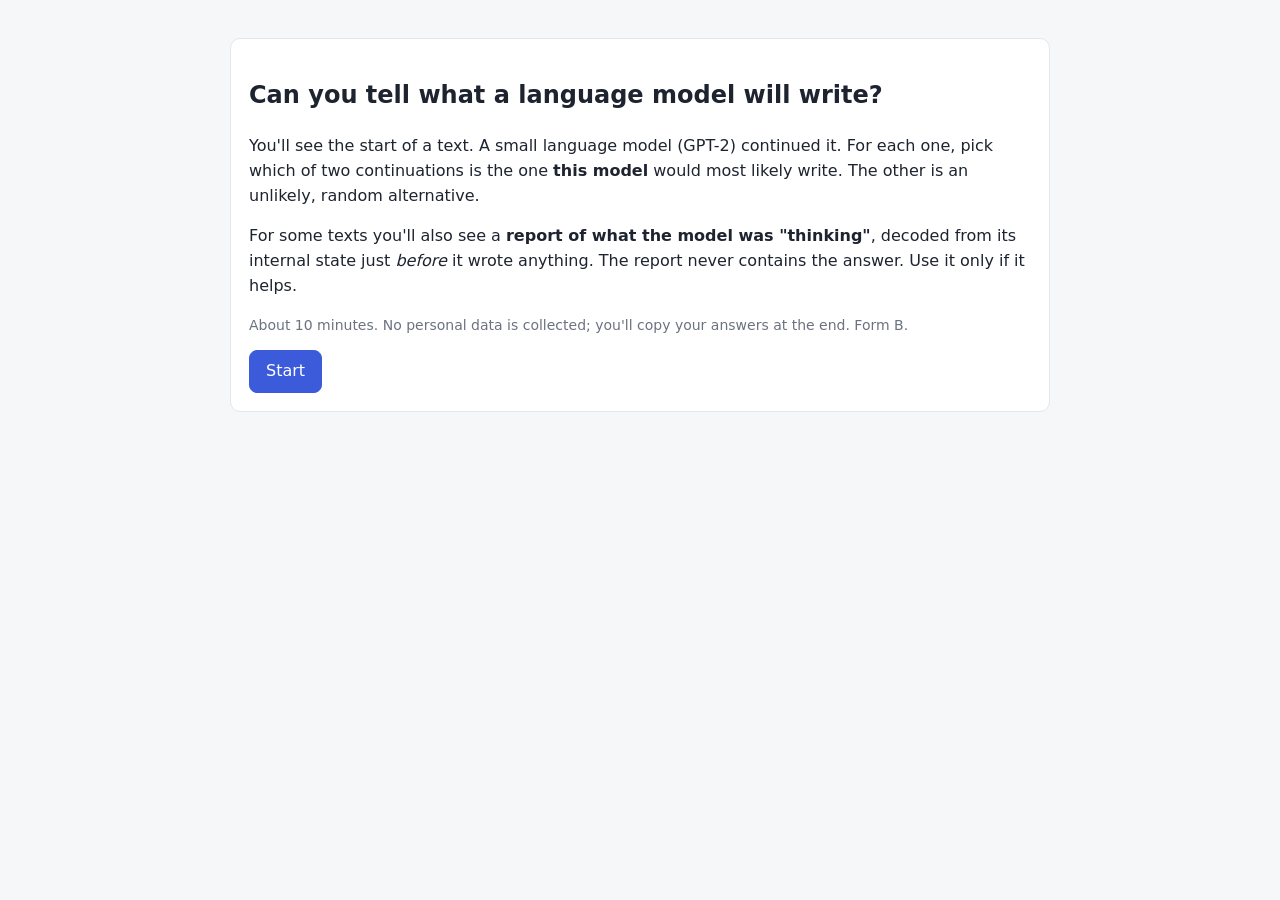
<file: study/pilot_rl2/pilot_form_B.html>
<!doctype html>
<html lang="en">
<head>
<meta charset="utf-8">
<meta name="viewport" content="width=device-width, initial-scale=1">
<title>Reading a model's mind: pilot (form B)</title>
<style>
  :root { --bg:#f6f7f9; --card:#fff; --ink:#1d2430; --muted:#6b7280; --line:#e3e6eb; --accent:#3b5bdb; --good:#2f9e44; --warn:#f08c00; --bad:#e03131; }
  @media (prefers-color-scheme: dark) { :root { --bg:#111418; --card:#1a1f26; --ink:#e6e9ee; --muted:#8b94a3; --line:#2a313b; --accent:#748ffc; } }
  body { margin:0; background:var(--bg); color:var(--ink); font:16px/1.55 system-ui, sans-serif; }
  main { max-width: 820px; margin: 0 auto; padding: 24px 16px 60px; }
  .card { background:var(--card); border:1px solid var(--line); border-radius:10px; padding:18px; margin:14px 0; }
  .prompt { font-family: ui-monospace, Consolas, monospace; font-size:15px; white-space: pre-wrap; }
  .opt { display:block; border:2px solid var(--line); border-radius:8px; padding:12px; margin:8px 0; cursor:pointer; }
  .opt.sel { border-color: var(--accent); }
  .report { border-left:4px solid var(--accent); padding-left:12px; }
  .chips span { display:inline-block; border:1px solid var(--line); border-radius:14px; padding:2px 10px; margin:2px; font-size:14px; }
  .muted { color: var(--muted); font-size: 14px; }
  button { font: inherit; padding: 8px 16px; border-radius: 8px; border: 1px solid var(--accent); background: var(--accent); color: #fff; cursor: pointer; }
  button:disabled { opacity: .4; cursor: default; }
  .conf label { margin-right: 10px; }
  textarea { width:100%; height: 140px; font-family: ui-monospace, monospace; }
</style>
</head>
<body>
<main>
  <section id="intro" class="card">
    <h1>Can you tell what a language model will write?</h1>
    <p>You'll see the start of a text. A small language model (GPT-2) continued it. For each one, pick which of two
      continuations is the one <b>this model</b> would most likely write. The other is an unlikely, random alternative.</p>
    <p>For some texts you'll also see a <b>report of what the model was "thinking"</b>, decoded from its internal state
      just <i>before</i> it wrote anything. The report never contains the answer. Use it only if it helps.</p>
    <p class="muted">About 10 minutes. No personal data is collected; you'll copy your answers at the end.
      Form B.</p>
    <button onclick="start()">Start</button>
  </section>
  <section id="q" class="card" hidden></section>
  <section id="done" class="card" hidden>
    <h2>Thank you!</h2>
    <p>Please copy the text below and send it back to the researcher.</p>
    <textarea id="results" readonly></textarea>
  </section>
</main>
<script>
const ITEMS = [{"id": 0, "prompt": "The importance of kindergartens in a student\u2019s life cannot be over-emphasized. Sadly, the world is moving towards altering the tried and tested \u2018play-based\u2019 mode to the \u2018learning-based\u2019 mode which undermines the importance of play and interactivity in these vital initiation stages of a child\u2019s life", "options": [". Earlier, it was thought that the importance of play during initiation of children from", ". The importance of kindergartens in a student\u2019s life"], "report": {"overall_strength_text": "moderate to strong signal: with this few words we can't pin it down more precisely (reliable share 31%-86%, 95% range)", "summary": "While producing this answer, the model's internal state repeatedly reflected 'learning', 'life', 'stages' and 'emphasizing' (all also present in the text). It also repeatedly reflected 'development', 'children's', 'developing' and 'growth', which the text does not mention; this may be the model's own expectation or inference, or noise. Check before relying on it. A second, independent method (a lens that reads the same internal state without our decoder) also pointed to 'development', 'learning', 'life' and 'stages', so these are the most trustworthy themes.", "themes": [{"theme": "development", "stem": "development", "share_of_explanations": 0.8, "tokens": [64, 65, 66, 67, 71], "in_input": false, "named_entity": false, "mean_fve": 0.2228, "anticipated": false, "words_ahead": null, "corroborated": true}, {"theme": "learning", "stem": "learn", "share_of_explanations": 0.667, "tokens": [64, 65, 66, 67, 71], "in_input": true, "named_entity": false, "mean_fve": 0.2232, "anticipated": false, "words_ahead": null, "corroborated": true}, {"theme": "life", "stem": "life", "share_of_explanations": 0.533, "tokens": [64, 65, 66, 71], "in_input": true, "named_entity": false, "mean_fve": 0.2027, "anticipated": false, "words_ahead": null, "corroborated": true}, {"theme": "children's", "stem": "children'", "share_of_explanations": 0.467, "tokens": [64, 66, 67], "in_input": false, "named_entity": false, "mean_fve": 0.2196, "anticipated": false, "words_ahead": null, "corroborated": false}, {"theme": "developing", "stem": "develop", "share_of_explanations": 0.4, "tokens": [64, 65, 66, 67], "in_input": false, "named_entity": false, "mean_fve": 0.2276, "anticipated": false, "words_ahead": null, "corroborated": false}, {"theme": "stages", "stem": "stag", "share_of_explanations": 0.333, "tokens": [64, 65], "in_input": true, "named_entity": false, "mean_fve": 0.2712, "anticipated": false, "words_ahead": null, "corroborated": true}, {"theme": "growth", "stem": "growth", "share_of_explanations": 0.333, "tokens": [65, 66], "in_input": false, "named_entity": false, "mean_fve": 0.2403, "anticipated": false, "words_ahead": null, "corroborated": false}, {"theme": "emphasizing", "stem": "emphasiz", "share_of_explanations": 0.333, "tokens": [64, 66, 67, 71], "in_input": true, "named_entity": false, "mean_fve": 0.2204, "anticipated": false, "words_ahead": null, "corroborated": false}], "limits": ["These are reconstructions of the model's internal state from a small, weak decoder, not the model's own words.", "Specific names, places and numbers in explanations are usually invented; trust recurring themes, not details.", "A theme 'not in the text' may be the model's own expectation, or noise; treat it as a lead to check, not a fact.", "Signal strength compares each read with reads of the wrong text; 'none' means no evidence either way.", "'Seen before it was written' can mean the topic simply made it predictable: in tests this reader names the upcoming word 7x more often than chance, but about as often as a summary of the text so far does."], "coverage_text": "Reliable reads on 5 of 8 answer tokens (this tool typically gets 43%).", "consistency": {"score": 0.5, "split_half_jaccard": 0.333, "label": "medium", "text": "Repeatability: medium. If the model were read again, roughly 50% of these themes would be expected to recur (split-half estimate)."}, "lens_leaning": [{"word": "life", "share_of_tokens": 0.625}, {"word": "development", "share_of_tokens": 0.375}, {"word": "experience", "share_of_tokens": 0.375}, {"word": "without", "share_of_tokens": 0.25}, {"word": "through", "share_of_tokens": 0.25}, {"word": "until", "share_of_tokens": 0.25}, {"word": "human", "share_of_tokens": 0.25}, {"word": "learning", "share_of_tokens": 0.25}]}, "show_report": false}, {"id": 1, "prompt": "Tall fescue is a cool-season, bunch-type grass that grows with course to medium textured leaves. Adapted to a wide range of soil conditions but performs best in moist, well drained soils. Good heat and drought tolerance (for a cool-season grass) and poor cold tolerance makes this species a good choice for transition zone lawns. It will stay green year-round in the transition zone if watered.\nIt will winter kill when planted", "options": [". $6,900 per year as per USDA 'Great thing about", "in a dry, well drained soil. It will grow in a dry,"], "report": {"overall_strength_text": "moderate to strong signal: with this few words we can't pin it down more precisely (reliable share 41%-93%, 95% range)", "summary": "While producing this answer, the model's internal state repeatedly reflected 'plants', 'types', 'growing' and 'watering' (all also present in the text). It also repeatedly reflected 'different', 'common', 'area' and 'mention', which the text does not mention; this may be the model's own expectation or inference, or noise. Check before relying on it. A second, independent method (a lens that reads the same internal state without our decoder) also pointed to 'plants' and 'growing', so these are the most trustworthy themes. Some ideas showed up in the model's internal state before it wrote them: 'plants (7 words early)'. This suggests it was already heading there.", "themes": [{"theme": "plants", "stem": "plant", "share_of_explanations": 0.643, "tokens": [86, 88, 89, 92, 93], "in_input": true, "named_entity": false, "mean_fve": 0.1751, "anticipated": true, "words_ahead": 7, "corroborated": true}, {"theme": "types", "stem": "typ", "share_of_explanations": 0.5, "tokens": [86, 88, 89, 92, 93], "in_input": true, "named_entity": false, "mean_fve": 0.17, "anticipated": false, "words_ahead": null, "corroborated": false}, {"theme": "different", "stem": "different", "share_of_explanations": 0.429, "tokens": [87, 88, 89, 92, 93], "in_input": false, "named_entity": false, "mean_fve": 0.1199, "anticipated": false, "words_ahead": null, "corroborated": false}, {"theme": "common", "stem": "common", "share_of_explanations": 0.357, "tokens": [86, 87, 88], "in_input": false, "named_entity": false, "mean_fve": 0.2163, "anticipated": false, "words_ahead": null, "corroborated": false}, {"theme": "growing", "stem": "grow", "share_of_explanations": 0.357, "tokens": [92, 93], "in_input": true, "named_entity": false, "mean_fve": 0.1694, "anticipated": false, "words_ahead": null, "corroborated": true}, {"theme": "watering", "stem": "water", "share_of_explanations": 0.357, "tokens": [88, 92, 93], "in_input": true, "named_entity": false, "mean_fve": 0.1538, "anticipated": false, "words_ahead": null, "corroborated": false}, {"theme": "area", "stem": "area", "share_of_explanations": 0.357, "tokens": [86, 87, 89, 93], "in_input": false, "named_entity": false, "mean_fve": 0.1504, "anticipated": false, "words_ahead": null, "corroborated": false}, {"theme": "mention", "stem": "mention", "share_of_explanations": 0.357, "tokens": [88, 92, 93], "in_input": false, "named_entity": false, "mean_fve": 0.1396, "anticipated": false, "words_ahead": null, "corroborated": false}], "limits": ["These are reconstructions of the model's internal state from a small, weak decoder, not the model's own words.", "Specific names, places and numbers in explanations are usually invented; trust recurring themes, not details.", "A theme 'not in the text' may be the model's own expectation, or noise; treat it as a lead to check, not a fact.", "Signal strength compares each read with reads of the wrong text; 'none' means no evidence either way.", "'Seen before it was written' can mean the topic simply made it predictable: in tests this reader names the upcoming word 7x more often than chance, but about as often as a summary of the text so far does."], "coverage_text": "Reliable reads on 6 of 8 answer tokens (this tool typically gets 43%).", "consistency": {"score": 0.25, "split_half_jaccard": 0.143, "label": "low", "text": "Repeatability: low. If the model were read again, roughly 25% of these themes would be expected to recur (split-half estimate)."}, "lens_leaning": [{"word": "through", "share_of_tokens": 0.375}, {"word": "recommended", "share_of_tokens": 0.25}, {"word": "posted", "share_of_tokens": 0.25}, {"word": "under", "share_of_tokens": 0.25}, {"word": "out", "share_of_tokens": 0.25}, {"word": "outside", "share_of_tokens": 0.25}, {"word": "off", "share_of_tokens": 0.25}, {"word": "during", "share_of_tokens": 0.25}]}, "show_report": true}, {"id": 2, "prompt": "Phasing out traditional coal power is essential for Canadians and people around the world to enjoy clean air, healthy communities, a safe climate, and cleaner economic growth.\nCanada\u2019s Minister of Environment and Climate Change, Catherine McKenna, and the UK\u2019s Minister of State for Energy and Clean", "options": ["Energy, Greg Clark, have announced a new plan to reduce carbon emissions by 20", "Energy, Mark Mariston, have made the initial commitment to eliminate 2030 greenhouse gas"], "report": {"overall_strength_text": "weak to moderate signal: with this few words we can't pin it down more precisely (reliable share 2%-47%, 95% range)", "summary": "The reader found no reliable signal for this answer: its explanations were no better than descriptions of unrelated text. Do not draw conclusions from them.", "themes": [], "limits": ["These are reconstructions of the model's internal state from a small, weak decoder, not the model's own words.", "Specific names, places and numbers in explanations are usually invented; trust recurring themes, not details.", "A theme 'not in the text' may be the model's own expectation, or noise; treat it as a lead to check, not a fact.", "Signal strength compares each read with reads of the wrong text; 'none' means no evidence either way.", "'Seen before it was written' can mean the topic simply made it predictable: in tests this reader names the upcoming word 7x more often than chance, but about as often as a summary of the text so far does."], "coverage_text": "Reliable reads on 1 of 8 answer tokens (this tool typically gets 43%).", "consistency": {"score": null, "label": "unknown", "text": "Not enough reads to estimate how repeatable this report is (use 2+ samples)."}, "lens_leaning": [{"word": "health", "share_of_tokens": 0.5}, {"word": "energy", "share_of_tokens": 0.5}, {"word": "communications", "share_of_tokens": 0.5}, {"word": "security", "share_of_tokens": 0.5}, {"word": "minister", "share_of_tokens": 0.375}, {"word": "general", "share_of_tokens": 0.375}, {"word": "environment", "share_of_tokens": 0.375}, {"word": "secretary", "share_of_tokens": 0.25}]}, "show_report": false}, {"id": 3, "prompt": "The lottery is a type of gambling that involves picking a series of numbers. The prizes in a lottery can be huge, with jackpots often exceeding the cost of a ticket.\nHistorically, lotteries have been used to raise money for a wide variety of purposes. During the Revolutionary War, for", "options": ["example, the government used a lottery to raise money for the war effort.", "example, the fund for tax relief was, quite rightly, invested in both prisoners"], "report": {"overall_strength_text": "moderate to strong signal: with this few words we can't pin it down more precisely (reliable share 53%-98%, 95% range)", "summary": "While producing this answer, the model's internal state repeatedly reflected 'revolution', 'during' and 'war' (all also present in the text). It also repeatedly reflected 'period', 'explore', 'time' and 'new', which the text does not mention; this may be the model's own expectation or inference, or noise. Check before relying on it. A second, independent method (a lens that reads the same internal state without our decoder) also pointed to 'period', 'during' and 'new', so these are the most trustworthy themes. Some ideas showed up in the model's internal state before it wrote them: 'war (1 words early)'. This suggests it was already heading there. Explanations also kept naming 'American' (found by our decoder only), which the text never mentions. Treat this as an association the model made (the kind of setting it linked the text to), not as a fact it knows.", "themes": [{"theme": "american", "stem": "america", "share_of_explanations": 0.65, "tokens": [55, 56, 57, 58, 59], "in_input": false, "named_entity": true, "mean_fve": 0.2071, "anticipated": false, "words_ahead": null, "corroborated": false}, {"theme": "period", "stem": "period", "share_of_explanations": 0.5, "tokens": [55, 56, 57, 58, 59], "in_input": false, "named_entity": false, "mean_fve": 0.2306, "anticipated": false, "words_ahead": null, "corroborated": true}, {"theme": "revolution", "stem": "revolution", "share_of_explanations": 0.45, "tokens": [56, 57, 58, 59], "in_input": true, "named_entity": true, "mean_fve": 0.2025, "anticipated": false, "words_ahead": null, "corroborated": true}, {"theme": "during", "stem": "dur", "share_of_explanations": 0.4, "tokens": [55, 56, 57, 58, 59], "in_input": true, "named_entity": false, "mean_fve": 0.1793, "anticipated": false, "words_ahead": null, "corroborated": true}, {"theme": "war", "stem": "war", "share_of_explanations": 0.4, "tokens": [57, 58, 59], "in_input": true, "named_entity": true, "mean_fve": 0.1773, "anticipated": true, "words_ahead": 1, "corroborated": true}, {"theme": "explore", "stem": "explore", "share_of_explanations": 0.35, "tokens": [53, 54, 56], "in_input": false, "named_entity": false, "mean_fve": 0.2629, "anticipated": false, "words_ahead": null, "corroborated": false}, {"theme": "time", "stem": "time", "share_of_explanations": 0.35, "tokens": [54, 55, 56, 58], "in_input": false, "named_entity": false, "mean_fve": 0.2486, "anticipated": false, "words_ahead": null, "corroborated": false}, {"theme": "new", "stem": "new", "share_of_explanations": 0.25, "tokens": [54, 55, 56, 59], "in_input": false, "named_entity": false, "mean_fve": 0.2936, "anticipated": false, "words_ahead": null, "corroborated": true}], "limits": ["These are reconstructions of the model's internal state from a small, weak decoder, not the model's own words.", "Specific names, places and numbers in explanations are usually invented; trust recurring themes, not details.", "A theme 'not in the text' may be the model's own expectation, or noise; treat it as a lead to check, not a fact.", "Signal strength compares each read with reads of the wrong text; 'none' means no evidence either way.", "'Seen before it was written' can mean the topic simply made it predictable: in tests this reader names the upcoming word 7x more often than chance, but about as often as a summary of the text so far does."], "coverage_text": "Reliable reads on 7 of 8 answer tokens (this tool typically gets 43%).", "consistency": {"score": 0.625, "split_half_jaccard": 0.455, "label": "high", "text": "Repeatability: high. If the model were read again, roughly 62% of these themes would be expected to recur (split-half estimate)."}, "lens_leaning": [{"word": "during", "share_of_tokens": 0.5}, {"word": "era", "share_of_tokens": 0.5}, {"word": "many", "share_of_tokens": 0.375}, {"word": "years", "share_of_tokens": 0.375}, {"word": "new", "share_of_tokens": 0.375}, {"word": "period", "share_of_tokens": 0.375}, {"word": "through", "share_of_tokens": 0.25}, {"word": "first", "share_of_tokens": 0.25}]}, "show_report": true}, {"id": 4, "prompt": "Center for Biological Diversity\nProtecting endangered species and wild\nplaces of western North America\nFor Immediate Release:\nMay 1, 2001\nENDANGERED ARROYO TOADS CONFIRMED ON NEWHALL HOLDINGS\nGROUPS SUE TO HALT DESTRUCTION OF HABITAT ALONG SANTA CLARA RIVER.\nLos Angeles-The Center for Biological Diversity and Friends of", "options": ["the San Bernardino River Valley (CBDV) are pleased to announce that the", "Santa Clarita (CAFCD) mailed an email Thursday to celebrate a new"], "report": {"overall_strength_text": "weak to moderate signal: with this few words we can't pin it down more precisely (reliable share 2%-47%, 95% range)", "summary": "While producing this answer, the model's internal state repeatedly reflected 'protect' (all also present in the text). It also repeatedly reflected 'environmental', 'local', 'monitoring', 'organizations', 'continue' and 'ongoing', which the text does not mention; this may be the model's own expectation or inference, or noise. Check before relying on it. Explanations also kept naming 'Alliance' (found by our decoder only), which the text never mentions. Treat this as an association the model made (the kind of setting it linked the text to), not as a fact it knows.", "themes": [{"theme": "alliance", "stem": "alliance", "share_of_explanations": 1.0, "tokens": [85], "in_input": false, "named_entity": true, "mean_fve": 0.2574, "anticipated": false, "words_ahead": null, "corroborated": false}, {"theme": "environmental", "stem": "environment", "share_of_explanations": 1.0, "tokens": [85], "in_input": false, "named_entity": false, "mean_fve": 0.2574, "anticipated": false, "words_ahead": null, "corroborated": false}, {"theme": "local", "stem": "local", "share_of_explanations": 0.667, "tokens": [85], "in_input": false, "named_entity": false, "mean_fve": 0.2797, "anticipated": false, "words_ahead": null, "corroborated": false}, {"theme": "monitoring", "stem": "monitor", "share_of_explanations": 0.667, "tokens": [85], "in_input": false, "named_entity": false, "mean_fve": 0.2797, "anticipated": false, "words_ahead": null, "corroborated": false}, {"theme": "organizations", "stem": "organization", "share_of_explanations": 0.667, "tokens": [85], "in_input": false, "named_entity": false, "mean_fve": 0.2429, "anticipated": false, "words_ahead": null, "corroborated": false}, {"theme": "protect", "stem": "protect", "share_of_explanations": 0.667, "tokens": [85], "in_input": true, "named_entity": false, "mean_fve": 0.2429, "anticipated": false, "words_ahead": null, "corroborated": false}, {"theme": "continue", "stem": "continue", "share_of_explanations": 0.667, "tokens": [85], "in_input": false, "named_entity": false, "mean_fve": 0.2429, "anticipated": false, "words_ahead": null, "corroborated": false}, {"theme": "ongoing", "stem": "ongo", "share_of_explanations": 0.667, "tokens": [85], "in_input": false, "named_entity": false, "mean_fve": 0.2429, "anticipated": false, "words_ahead": null, "corroborated": false}], "limits": ["These are reconstructions of the model's internal state from a small, weak decoder, not the model's own words.", "Specific names, places and numbers in explanations are usually invented; trust recurring themes, not details.", "A theme 'not in the text' may be the model's own expectation, or noise; treat it as a lead to check, not a fact.", "Signal strength compares each read with reads of the wrong text; 'none' means no evidence either way.", "'Seen before it was written' can mean the topic simply made it predictable: in tests this reader names the upcoming word 7x more often than chance, but about as often as a summary of the text so far does."], "coverage_text": "Reliable reads on 1 of 8 answer tokens (this tool typically gets 43%).", "consistency": {"score": null, "label": "unknown", "text": "Not enough reads to estimate how repeatable this report is (use 2+ samples)."}, "lens_leaning": [{"word": "international", "share_of_tokens": 0.375}, {"word": "human", "share_of_tokens": 0.375}, {"word": "new", "share_of_tokens": 0.25}, {"word": "city", "share_of_tokens": 0.25}, {"word": "national", "share_of_tokens": 0.25}, {"word": "says", "share_of_tokens": 0.25}, {"word": "against", "share_of_tokens": 0.25}, {"word": "said", "share_of_tokens": 0.25}]}, "show_report": false}, {"id": 5, "prompt": "addition to your Free mattress\nAllergen test we will also check\nyour room for temperature and humidity levels. Humidity is a very important\nfactor in the fight against dust mites.\nWhat is Humidity?\nIn simple terms, humidity is a measure of how much moisture is in the air.\nThe most commonly used term for humidity is", "options": ["\"humidity\". Humidity is measured in units of air volume.", "an \"cawing term.\" Like the name would imply, this term"], "report": {"overall_strength_text": "weak to strong signal: with this few words we can't pin it down more precisely (reliable share 14%-69%, 95% range)", "summary": "While producing this answer, the model's internal state repeatedly reflected 'used' and 'measuring' (all also present in the text). It also repeatedly reflected 'measurement', 'standard', 'health', 'determine', 'definition' and 'specific', which the text does not mention; this may be the model's own expectation or inference, or noise. Check before relying on it. A second, independent method (a lens that reads the same internal state without our decoder) also pointed to 'measurement', 'used', 'measuring', 'determine' and 'definition', so these are the most trustworthy themes. Some ideas showed up in the model's internal state before it wrote them: 'used (3 words early)'. This suggests it was already heading there.", "themes": [{"theme": "measurement", "stem": "measurement", "share_of_explanations": 0.889, "tokens": [65, 68, 70], "in_input": false, "named_entity": false, "mean_fve": 0.2554, "anticipated": false, "words_ahead": null, "corroborated": true}, {"theme": "used", "stem": "used", "share_of_explanations": 0.889, "tokens": [65, 68, 70], "in_input": true, "named_entity": false, "mean_fve": 0.2378, "anticipated": true, "words_ahead": 3, "corroborated": true}, {"theme": "standard", "stem": "standard", "share_of_explanations": 0.778, "tokens": [65, 68, 70], "in_input": false, "named_entity": false, "mean_fve": 0.2109, "anticipated": false, "words_ahead": null, "corroborated": false}, {"theme": "measuring", "stem": "measur", "share_of_explanations": 0.556, "tokens": [68, 70], "in_input": true, "named_entity": false, "mean_fve": 0.1841, "anticipated": false, "words_ahead": null, "corroborated": true}, {"theme": "health", "stem": "health", "share_of_explanations": 0.444, "tokens": [65, 70], "in_input": false, "named_entity": false, "mean_fve": 0.3663, "anticipated": false, "words_ahead": null, "corroborated": false}, {"theme": "determine", "stem": "determin", "share_of_explanations": 0.444, "tokens": [65, 70], "in_input": false, "named_entity": false, "mean_fve": 0.3332, "anticipated": false, "words_ahead": null, "corroborated": true}, {"theme": "definition", "stem": "definition", "share_of_explanations": 0.444, "tokens": [65, 68, 70], "in_input": false, "named_entity": false, "mean_fve": 0.2589, "anticipated": false, "words_ahead": null, "corroborated": true}, {"theme": "specific", "stem": "specific", "share_of_explanations": 0.444, "tokens": [65, 68, 70], "in_input": false, "named_entity": false, "mean_fve": 0.2506, "anticipated": false, "words_ahead": null, "corroborated": false}], "limits": ["These are reconstructions of the model's internal state from a small, weak decoder, not the model's own words.", "Specific names, places and numbers in explanations are usually invented; trust recurring themes, not details.", "A theme 'not in the text' may be the model's own expectation, or noise; treat it as a lead to check, not a fact.", "Signal strength compares each read with reads of the wrong text; 'none' means no evidence either way.", "'Seen before it was written' can mean the topic simply made it predictable: in tests this reader names the upcoming word 7x more often than chance, but about as often as a summary of the text so far does."], "coverage_text": "Reliable reads on 3 of 8 answer tokens (this tool typically gets 43%).", "consistency": {"score": 0.429, "split_half_jaccard": 0.273, "label": "medium", "text": "Repeatability: medium. If the model were read again, roughly 43% of these themes would be expected to recur (split-half estimate)."}, "lens_leaning": [{"word": "used", "share_of_tokens": 0.375}, {"word": "term", "share_of_tokens": 0.25}, {"word": "common", "share_of_tokens": 0.25}, {"word": "popular", "share_of_tokens": 0.25}, {"word": "available", "share_of_tokens": 0.25}, {"word": "metric", "share_of_tokens": 0.25}, {"word": "measurement", "share_of_tokens": 0.25}, {"word": "word", "share_of_tokens": 0.25}]}, "show_report": true}, {"id": 6, "prompt": "Broadcast on \"Coast to Coast\": January 9, 2003\nAA: I'm Avi Arditti with Rosanne Skirble, and this week on Wordmaster, we meet an English teacher", "options": ["named Salton Simon, who came to America from Germany in 1972 and was willing", "who is a teacher of English. She's a teacher of English at the University"], "report": {"overall_strength_text": "moderate to strong signal: with this few words we can't pin it down more precisely (reliable share 41%-93%, 95% range)", "summary": "It also repeatedly reflected 'podcast', 'first', 'topic', 'ends', 'girl', 'discussion', 'featuring' and 'guest', which the text does not mention; this may be the model's own expectation or inference, or noise. Check before relying on it. A second, independent method (a lens that reads the same internal state without our decoder) also pointed to 'podcast', so these are the most trustworthy themes.", "themes": [{"theme": "podcast", "stem": "podcast", "share_of_explanations": 0.583, "tokens": [35, 36, 37], "in_input": false, "named_entity": false, "mean_fve": 0.1618, "anticipated": false, "words_ahead": null, "corroborated": true}, {"theme": "first", "stem": "first", "share_of_explanations": 0.417, "tokens": [36, 37, 38, 41], "in_input": false, "named_entity": false, "mean_fve": 0.1734, "anticipated": false, "words_ahead": null, "corroborated": false}, {"theme": "topic", "stem": "topic", "share_of_explanations": 0.417, "tokens": [35, 36, 37], "in_input": false, "named_entity": false, "mean_fve": 0.1472, "anticipated": false, "words_ahead": null, "corroborated": false}, {"theme": "ends", "stem": "ends", "share_of_explanations": 0.333, "tokens": [36, 38, 41], "in_input": false, "named_entity": false, "mean_fve": 0.2134, "anticipated": false, "words_ahead": null, "corroborated": false}, {"theme": "girl", "stem": "girl", "share_of_explanations": 0.25, "tokens": [41], "in_input": false, "named_entity": false, "mean_fve": 0.2754, "anticipated": false, "words_ahead": null, "corroborated": false}, {"theme": "discussion", "stem": "discussion", "share_of_explanations": 0.25, "tokens": [36, 37], "in_input": false, "named_entity": false, "mean_fve": 0.1424, "anticipated": false, "words_ahead": null, "corroborated": false}, {"theme": "featuring", "stem": "featur", "share_of_explanations": 0.25, "tokens": [35, 37, 38], "in_input": false, "named_entity": false, "mean_fve": 0.1218, "anticipated": false, "words_ahead": null, "corroborated": false}, {"theme": "guest", "stem": "guest", "share_of_explanations": 0.25, "tokens": [36, 37, 38], "in_input": false, "named_entity": false, "mean_fve": 0.1118, "anticipated": false, "words_ahead": null, "corroborated": false}], "limits": ["These are reconstructions of the model's internal state from a small, weak decoder, not the model's own words.", "Specific names, places and numbers in explanations are usually invented; trust recurring themes, not details.", "A theme 'not in the text' may be the model's own expectation, or noise; treat it as a lead to check, not a fact.", "Signal strength compares each read with reads of the wrong text; 'none' means no evidence either way.", "'Seen before it was written' can mean the topic simply made it predictable: in tests this reader names the upcoming word 7x more often than chance, but about as often as a summary of the text so far does."], "coverage_text": "Reliable reads on 6 of 8 answer tokens (this tool typically gets 43%).", "consistency": {"score": 0.4, "split_half_jaccard": 0.25, "label": "medium", "text": "Repeatability: medium. If the model were read again, roughly 40% of these themes would be expected to recur (split-half estimate)."}, "lens_leaning": [{"word": "mark", "share_of_tokens": 0.375}, {"word": "press", "share_of_tokens": 0.25}, {"word": "news", "share_of_tokens": 0.25}, {"word": "talk", "share_of_tokens": 0.25}, {"word": "here", "share_of_tokens": 0.25}, {"word": "mike", "share_of_tokens": 0.25}, {"word": "new", "share_of_tokens": 0.25}, {"word": "teacher", "share_of_tokens": 0.25}]}, "show_report": false}, {"id": 7, "prompt": "A CHANGE OF GOVERNMENT\nThe 1985-1990 Plan\nIn 1986, when general elections took place for the sixth time since independence, the 15-Year Plan for Educational Development 1968-1983 had completed its execution period. The Ministry of Education developed a new plan for 1985-90 that was based on the results of an", "options": ["independent study of the educational system in the country. The plan was based on the", "exhaustive recall of over 1,300 schools from previous nine-year terms. In"], "report": {"overall_strength_text": "moderate to strong signal: with this few words we can't pin it down more precisely (reliable share 31%-86%, 95% range)", "summary": "While producing this answer, the model's internal state repeatedly reflected 'new' and 'elections' (all also present in the text). It also repeatedly reflected 'revision', 'framework', 'constitution', 'national', 'implementing' and 'adopted', which the text does not mention; this may be the model's own expectation or inference, or noise. Check before relying on it. A second, independent method (a lens that reads the same internal state without our decoder) also pointed to 'adopted' and 'elections', so these are the most trustworthy themes.", "themes": [{"theme": "revision", "stem": "revis", "share_of_explanations": 0.8, "tokens": [59, 60, 62, 63], "in_input": false, "named_entity": false, "mean_fve": 0.2696, "anticipated": false, "words_ahead": null, "corroborated": false}, {"theme": "framework", "stem": "framework", "share_of_explanations": 0.467, "tokens": [60, 62, 63], "in_input": false, "named_entity": false, "mean_fve": 0.3285, "anticipated": false, "words_ahead": null, "corroborated": false}, {"theme": "new", "stem": "new", "share_of_explanations": 0.4, "tokens": [60, 62, 63], "in_input": true, "named_entity": false, "mean_fve": 0.3103, "anticipated": false, "words_ahead": null, "corroborated": false}, {"theme": "constitution", "stem": "constitution", "share_of_explanations": 0.4, "tokens": [60, 62, 63], "in_input": false, "named_entity": false, "mean_fve": 0.304, "anticipated": false, "words_ahead": null, "corroborated": false}, {"theme": "national", "stem": "national", "share_of_explanations": 0.4, "tokens": [59, 60, 63, 65], "in_input": false, "named_entity": false, "mean_fve": 0.2237, "anticipated": false, "words_ahead": null, "corroborated": false}, {"theme": "implementing", "stem": "implement", "share_of_explanations": 0.333, "tokens": [60, 62, 63], "in_input": false, "named_entity": false, "mean_fve": 0.3098, "anticipated": false, "words_ahead": null, "corroborated": false}, {"theme": "adopted", "stem": "adopt", "share_of_explanations": 0.333, "tokens": [60, 62, 63], "in_input": false, "named_entity": false, "mean_fve": 0.3083, "anticipated": false, "words_ahead": null, "corroborated": true}, {"theme": "elections", "stem": "election", "share_of_explanations": 0.333, "tokens": [62, 63, 65], "in_input": true, "named_entity": false, "mean_fve": 0.238, "anticipated": false, "words_ahead": null, "corroborated": true}], "limits": ["These are reconstructions of the model's internal state from a small, weak decoder, not the model's own words.", "Specific names, places and numbers in explanations are usually invented; trust recurring themes, not details.", "A theme 'not in the text' may be the model's own expectation, or noise; treat it as a lead to check, not a fact.", "Signal strength compares each read with reads of the wrong text; 'none' means no evidence either way.", "'Seen before it was written' can mean the topic simply made it predictable: in tests this reader names the upcoming word 7x more often than chance, but about as often as a summary of the text so far does."], "coverage_text": "Reliable reads on 5 of 8 answer tokens (this tool typically gets 43%).", "consistency": {"score": 0.5, "split_half_jaccard": 0.333, "label": "medium", "text": "Repeatability: medium. If the model were read again, roughly 50% of these themes would be expected to recur (split-half estimate)."}, "lens_leaning": [{"word": "previous", "share_of_tokens": 0.375}, {"word": "earlier", "share_of_tokens": 0.375}, {"word": "made", "share_of_tokens": 0.25}, {"word": "based", "share_of_tokens": 0.25}, {"word": "principles", "share_of_tokens": 0.25}, {"word": "three", "share_of_tokens": 0.25}, {"word": "existing", "share_of_tokens": 0.25}, {"word": "several", "share_of_tokens": 0.25}]}, "show_report": true}, {"id": 8, "prompt": "What's At Stake?\u2014 Why Computers Matter\nto Your Child\nThe information age is arriving\nat lightning speed. Children and young people are among\nthe most active citizens of the new era, and are often\nfirst in their family to\nthe new media.", "options": ["How is this relevant to how we interact with our Now 3D glasses?", "The Internet is the new media, and it's the new media that will"], "report": {"overall_strength_text": "moderate to strong signal: with this few words we can't pin it down more precisely (reliable share 22%-78%, 95% range)", "summary": "While producing this answer, the model's internal state repeatedly reflected 'people' (all also present in the text). It also repeatedly reflected 'growing', 'emphasizing', 'explore', 'increasing', 'society', 'highlighting' and 'culture', which the text does not mention; this may be the model's own expectation or inference, or noise. Check before relying on it.", "themes": [{"theme": "people", "stem": "people", "share_of_explanations": 0.5, "tokens": [50, 55], "in_input": true, "named_entity": false, "mean_fve": 0.3262, "anticipated": false, "words_ahead": null, "corroborated": false}, {"theme": "growing", "stem": "grow", "share_of_explanations": 0.4, "tokens": [50, 54, 55], "in_input": false, "named_entity": false, "mean_fve": 0.3613, "anticipated": false, "words_ahead": null, "corroborated": false}, {"theme": "emphasizing", "stem": "emphasi", "share_of_explanations": 0.4, "tokens": [53, 54, 55], "in_input": false, "named_entity": false, "mean_fve": 0.328, "anticipated": false, "words_ahead": null, "corroborated": false}, {"theme": "explore", "stem": "explore", "share_of_explanations": 0.3, "tokens": [54, 55], "in_input": false, "named_entity": false, "mean_fve": 0.414, "anticipated": false, "words_ahead": null, "corroborated": false}, {"theme": "increasing", "stem": "increas", "share_of_explanations": 0.3, "tokens": [54, 55], "in_input": false, "named_entity": false, "mean_fve": 0.4035, "anticipated": false, "words_ahead": null, "corroborated": false}, {"theme": "society", "stem": "society", "share_of_explanations": 0.3, "tokens": [54, 55], "in_input": false, "named_entity": false, "mean_fve": 0.3797, "anticipated": false, "words_ahead": null, "corroborated": false}, {"theme": "highlighting", "stem": "highlight", "share_of_explanations": 0.3, "tokens": [50, 54], "in_input": false, "named_entity": false, "mean_fve": 0.3153, "anticipated": false, "words_ahead": null, "corroborated": false}, {"theme": "culture", "stem": "cultur", "share_of_explanations": 0.3, "tokens": [50, 54], "in_input": false, "named_entity": false, "mean_fve": 0.3153, "anticipated": false, "words_ahead": null, "corroborated": false}], "limits": ["These are reconstructions of the model's internal state from a small, weak decoder, not the model's own words.", "Specific names, places and numbers in explanations are usually invented; trust recurring themes, not details.", "A theme 'not in the text' may be the model's own expectation, or noise; treat it as a lead to check, not a fact.", "Signal strength compares each read with reads of the wrong text; 'none' means no evidence either way.", "'Seen before it was written' can mean the topic simply made it predictable: in tests this reader names the upcoming word 7x more often than chance, but about as often as a summary of the text so far does."], "coverage_text": "Reliable reads on 4 of 8 answer tokens (this tool typically gets 43%).", "consistency": {"score": 0.286, "split_half_jaccard": 0.167, "label": "low", "text": "Repeatability: low. If the model were read again, roughly 29% of these themes would be expected to recur (split-half estimate)."}, "lens_leaning": [{"word": "class", "share_of_tokens": 0.25}, {"word": "generation", "share_of_tokens": 0.25}, {"word": "work", "share_of_tokens": 0.25}, {"word": "world", "share_of_tokens": 0.25}, {"word": "country", "share_of_tokens": 0.125}, {"word": "family", "share_of_tokens": 0.125}, {"word": "school", "share_of_tokens": 0.125}, {"word": "peers", "share_of_tokens": 0.125}]}, "show_report": false}, {"id": 9, "prompt": "Feb. 6, 2005 The Hubble Space Telescope's latest image of the star V838 Monocerotis (V838 Mon) reveals", "options": ["more details about a wave-stressed property of the star, more details about", "a bright, bright star that is about 1.5 times brighter than the Sun"], "report": {"overall_strength_text": "weak to moderate signal: with this few words we can't pin it down more precisely (reliable share 7%-59%, 95% range)", "summary": "While producing this answer, the model's internal state repeatedly reflected 'revealing' (all also present in the text). It also repeatedly reflected 'view', 'night', 'observed', 'discovery', 'unusual', 'visible' and 'sky', which the text does not mention; this may be the model's own expectation or inference, or noise. Check before relying on it.", "themes": [{"theme": "view", "stem": "view", "share_of_explanations": 0.667, "tokens": [28, 29], "in_input": false, "named_entity": false, "mean_fve": 0.2536, "anticipated": false, "words_ahead": null, "corroborated": false}, {"theme": "night", "stem": "night", "share_of_explanations": 0.667, "tokens": [28, 29], "in_input": false, "named_entity": false, "mean_fve": 0.241, "anticipated": false, "words_ahead": null, "corroborated": false}, {"theme": "observed", "stem": "observ", "share_of_explanations": 0.667, "tokens": [28, 29], "in_input": false, "named_entity": false, "mean_fve": 0.1921, "anticipated": false, "words_ahead": null, "corroborated": false}, {"theme": "discovery", "stem": "discovery", "share_of_explanations": 0.5, "tokens": [29], "in_input": false, "named_entity": false, "mean_fve": 0.3265, "anticipated": false, "words_ahead": null, "corroborated": false}, {"theme": "revealing", "stem": "reveal", "share_of_explanations": 0.5, "tokens": [29], "in_input": true, "named_entity": false, "mean_fve": 0.3265, "anticipated": false, "words_ahead": null, "corroborated": false}, {"theme": "unusual", "stem": "unusual", "share_of_explanations": 0.5, "tokens": [28, 29], "in_input": false, "named_entity": false, "mean_fve": 0.2475, "anticipated": false, "words_ahead": null, "corroborated": false}, {"theme": "visible", "stem": "visible", "share_of_explanations": 0.5, "tokens": [28, 29], "in_input": false, "named_entity": false, "mean_fve": 0.242, "anticipated": false, "words_ahead": null, "corroborated": false}, {"theme": "sky", "stem": "sky", "share_of_explanations": 0.5, "tokens": [28, 29], "in_input": false, "named_entity": false, "mean_fve": 0.2282, "anticipated": false, "words_ahead": null, "corroborated": false}], "limits": ["These are reconstructions of the model's internal state from a small, weak decoder, not the model's own words.", "Specific names, places and numbers in explanations are usually invented; trust recurring themes, not details.", "A theme 'not in the text' may be the model's own expectation, or noise; treat it as a lead to check, not a fact.", "Signal strength compares each read with reads of the wrong text; 'none' means no evidence either way.", "'Seen before it was written' can mean the topic simply made it predictable: in tests this reader names the upcoming word 7x more often than chance, but about as often as a summary of the text so far does."], "coverage_text": "Reliable reads on 2 of 8 answer tokens (this tool typically gets 43%).", "consistency": {"score": 0.308, "split_half_jaccard": 0.182, "label": "low", "text": "Repeatability: low. If the model were read again, roughly 31% of these themes would be expected to recur (split-half estimate)."}, "lens_leaning": [{"word": "found", "share_of_tokens": 0.25}, {"word": "appeared", "share_of_tokens": 0.25}, {"word": "iii", "share_of_tokens": 0.25}, {"word": "released", "share_of_tokens": 0.25}, {"word": "began", "share_of_tokens": 0.25}, {"word": "mon", "share_of_tokens": 0.25}, {"word": "moon", "share_of_tokens": 0.25}, {"word": "located", "share_of_tokens": 0.125}]}, "show_report": true}, {"id": 10, "prompt": "Light Therapy Diagnostic Indications and Contraindications\nThe chief indication for light therapy is seasonal affective disorder (SAD) (Rosenthal et al. 1984) or, as classified in DSM-IV (American Psychiatric Association 1994), any form of recurrent mood disorder to which the specifier \u201cwith seasonal pattern\u201d applies (\nAs can be seen in\n", "options": ["Table 1 , there are already estimates, in 50-59% of cases,", "The primary symptom of SAD is a lack of energy, and the primary symptom"], "report": {"overall_strength_text": "no reliable signal: no better than a description of some other text", "summary": "The reader found no reliable signal for this answer: its explanations were no better than descriptions of unrelated text. Do not draw conclusions from them.", "themes": [], "limits": ["These are reconstructions of the model's internal state from a small, weak decoder, not the model's own words.", "Specific names, places and numbers in explanations are usually invented; trust recurring themes, not details.", "A theme 'not in the text' may be the model's own expectation, or noise; treat it as a lead to check, not a fact.", "Signal strength compares each read with reads of the wrong text; 'none' means no evidence either way.", "'Seen before it was written' can mean the topic simply made it predictable: in tests this reader names the upcoming word 7x more often than chance, but about as often as a summary of the text so far does."], "coverage_text": "Reliable reads on 0 of 8 answer tokens (this tool typically gets 43%).", "consistency": {"score": null, "label": "unknown", "text": "Not enough reads to estimate how repeatable this report is (use 2+ samples)."}, "lens_leaning": [{"word": "figure", "share_of_tokens": 0.625}, {"word": "fig", "share_of_tokens": 0.625}, {"word": "table", "share_of_tokens": 0.5}, {"word": "see", "share_of_tokens": 0.375}, {"word": "here", "share_of_tokens": 0.375}, {"word": "shown", "share_of_tokens": 0.375}, {"word": "thus", "share_of_tokens": 0.25}, {"word": "app", "share_of_tokens": 0.25}]}, "show_report": false}, {"id": 11, "prompt": "- Special Sections\n- Dawgs Deals\nGiven the high concentration of poison found at the site of the historic trees at Auburn", "options": [", it is important to note that the tree was not a natural tree. It", "Pine de Union , one must consider how some have chosen to leverage this ecosystem for"], "report": {"overall_strength_text": "strong signal: more reliable reads than this tool usually gets", "summary": "While producing this answer, the model's internal state repeatedly reflected 'site' and 'historical' (all also present in the text). It also repeatedly reflected 'location' and 'near', which the text does not mention; this may be the model's own expectation or inference, or noise. Check before relying on it. A second, independent method (a lens that reads the same internal state without our decoder) also pointed to 'site', 'location', 'near' and 'historical', so these are the most trustworthy themes. Some ideas showed up in the model's internal state before it wrote them: 'historical (2 words early)'. This suggests it was already heading there.", "themes": [{"theme": "site", "stem": "site", "share_of_explanations": 0.545, "tokens": [18, 19, 20, 21, 23], "in_input": true, "named_entity": false, "mean_fve": 0.2702, "anticipated": false, "words_ahead": null, "corroborated": true}, {"theme": "location", "stem": "locat", "share_of_explanations": 0.545, "tokens": [17, 19, 20, 22, 23, 24], "in_input": false, "named_entity": false, "mean_fve": 0.2508, "anticipated": false, "words_ahead": null, "corroborated": true}, {"theme": "near", "stem": "near", "share_of_explanations": 0.273, "tokens": [18, 20, 21, 22, 23], "in_input": false, "named_entity": false, "mean_fve": 0.2552, "anticipated": false, "words_ahead": null, "corroborated": true}, {"theme": "historical", "stem": "historic", "share_of_explanations": 0.273, "tokens": [19, 20, 21], "in_input": true, "named_entity": false, "mean_fve": 0.2433, "anticipated": true, "words_ahead": 2, "corroborated": true}], "limits": ["These are reconstructions of the model's internal state from a small, weak decoder, not the model's own words.", "Specific names, places and numbers in explanations are usually invented; trust recurring themes, not details.", "A theme 'not in the text' may be the model's own expectation, or noise; treat it as a lead to check, not a fact.", "Signal strength compares each read with reads of the wrong text; 'none' means no evidence either way.", "'Seen before it was written' can mean the topic simply made it predictable: in tests this reader names the upcoming word 7x more often than chance, but about as often as a summary of the text so far does."], "coverage_text": "Reliable reads on 8 of 8 answer tokens (this tool typically gets 43%).", "consistency": {"score": 0.545, "split_half_jaccard": 0.375, "label": "medium", "text": "Repeatability: medium. If the model were read again, roughly 55% of these themes would be expected to recur (split-half estimate)."}, "lens_leaning": [{"word": "site", "share_of_tokens": 0.375}, {"word": "last", "share_of_tokens": 0.375}, {"word": "crime", "share_of_tokens": 0.375}, {"word": "city", "share_of_tokens": 0.25}, {"word": "during", "share_of_tokens": 0.25}, {"word": "near", "share_of_tokens": 0.25}, {"word": "today", "share_of_tokens": 0.25}, {"word": "here", "share_of_tokens": 0.25}]}, "show_report": true}, {"id": 12, "prompt": "In social science, for example sociology, attempts are made to interpret actual events. The stories constructed by sociologists and anthropologists are argued to be more than mere abstractions, and more than statistical predictions - they are held to convey something that is really taking place 'beneath' the surface of events. Thus, for example, an uprising may be interpreted and argued to be a manifestation of class tensions around economic entitlements. Understanding global economic relations as", "options": ["an episodic affair, class conflict without such narratives can be found to undermine all", "a whole, however, is not a simple task. It is a complex process"], "report": {"overall_strength_text": "moderate to strong signal: with this few words we can't pin it down more precisely (reliable share 41%-93%, 95% range)", "summary": "While producing this answer, the model's internal state repeatedly reflected 'social', 'economic' and 'global' (all also present in the text). It also repeatedly reflected 'explore', 'focusing', 'systems', 'different' and 'affects', which the text does not mention; this may be the model's own expectation or inference, or noise. Check before relying on it. A second, independent method (a lens that reads the same internal state without our decoder) also pointed to 'systems', so these are the most trustworthy themes.", "themes": [{"theme": "explore", "stem": "explor", "share_of_explanations": 0.556, "tokens": [86, 87, 88, 89, 90], "in_input": false, "named_entity": false, "mean_fve": 0.222, "anticipated": false, "words_ahead": null, "corroborated": false}, {"theme": "focusing", "stem": "focus", "share_of_explanations": 0.5, "tokens": [85, 86, 88, 89, 90], "in_input": false, "named_entity": false, "mean_fve": 0.2299, "anticipated": false, "words_ahead": null, "corroborated": false}, {"theme": "social", "stem": "social", "share_of_explanations": 0.444, "tokens": [85, 86, 88, 89, 90], "in_input": true, "named_entity": false, "mean_fve": 0.2226, "anticipated": false, "words_ahead": null, "corroborated": false}, {"theme": "systems", "stem": "system", "share_of_explanations": 0.389, "tokens": [85, 88, 89], "in_input": false, "named_entity": false, "mean_fve": 0.2408, "anticipated": false, "words_ahead": null, "corroborated": true}, {"theme": "economic", "stem": "economi", "share_of_explanations": 0.389, "tokens": [85, 88, 89], "in_input": true, "named_entity": false, "mean_fve": 0.223, "anticipated": false, "words_ahead": null, "corroborated": false}, {"theme": "different", "stem": "different", "share_of_explanations": 0.389, "tokens": [87, 88, 90], "in_input": false, "named_entity": false, "mean_fve": 0.2057, "anticipated": false, "words_ahead": null, "corroborated": false}, {"theme": "global", "stem": "global", "share_of_explanations": 0.389, "tokens": [88, 89, 90], "in_input": true, "named_entity": false, "mean_fve": 0.1947, "anticipated": false, "words_ahead": null, "corroborated": false}, {"theme": "affects", "stem": "affect", "share_of_explanations": 0.333, "tokens": [85, 88, 89], "in_input": false, "named_entity": false, "mean_fve": 0.2536, "anticipated": false, "words_ahead": null, "corroborated": false}], "limits": ["These are reconstructions of the model's internal state from a small, weak decoder, not the model's own words.", "Specific names, places and numbers in explanations are usually invented; trust recurring themes, not details.", "A theme 'not in the text' may be the model's own expectation, or noise; treat it as a lead to check, not a fact.", "Signal strength compares each read with reads of the wrong text; 'none' means no evidence either way.", "'Seen before it was written' can mean the topic simply made it predictable: in tests this reader names the upcoming word 7x more often than chance, but about as often as a summary of the text so far does."], "coverage_text": "Reliable reads on 6 of 8 answer tokens (this tool typically gets 43%).", "consistency": {"score": 0.375, "split_half_jaccard": 0.231, "label": "medium", "text": "Repeatability: medium. If the model were read again, roughly 38% of these themes would be expected to recur (split-half estimate)."}, "lens_leaning": [{"word": "like", "share_of_tokens": 0.25}, {"word": "through", "share_of_tokens": 0.25}, {"word": "ments", "share_of_tokens": 0.125}, {"word": "ings", "share_of_tokens": 0.125}, {"word": "ment", "share_of_tokens": 0.125}, {"word": "ences", "share_of_tokens": 0.125}, {"word": "ations", "share_of_tokens": 0.125}, {"word": "itudes", "share_of_tokens": 0.125}]}, "show_report": false}, {"id": 13, "prompt": "The village of Noyers in Burgundy is full of half-timbered houses, called \u00ab maisons \u00e0 pans de bois \u00bb or \u00ab maisons", "options": ["\u00e0 pans de bois \u00bb, and the village of Noyers is full", "au mer\u00bb as they will be called in French and in English on this occasion"], "report": {"overall_strength_text": "weak to moderate signal: with this few words we can't pin it down more precisely (reliable share 2%-47%, 95% range)", "summary": "It also repeatedly reflected 'streets', 'associated', 'style' and 'clothing', which the text does not mention; this may be the model's own expectation or inference, or noise. Check before relying on it.", "themes": [{"theme": "streets", "stem": "street", "share_of_explanations": 0.667, "tokens": [27], "in_input": false, "named_entity": false, "mean_fve": 0.1439, "anticipated": false, "words_ahead": null, "corroborated": false}, {"theme": "associated", "stem": "associat", "share_of_explanations": 0.667, "tokens": [27], "in_input": false, "named_entity": false, "mean_fve": 0.1293, "anticipated": false, "words_ahead": null, "corroborated": false}, {"theme": "style", "stem": "style", "share_of_explanations": 0.667, "tokens": [27], "in_input": false, "named_entity": false, "mean_fve": 0.1187, "anticipated": false, "words_ahead": null, "corroborated": false}, {"theme": "clothing", "stem": "cloth", "share_of_explanations": 0.667, "tokens": [27], "in_input": false, "named_entity": false, "mean_fve": 0.1187, "anticipated": false, "words_ahead": null, "corroborated": false}], "limits": ["These are reconstructions of the model's internal state from a small, weak decoder, not the model's own words.", "Specific names, places and numbers in explanations are usually invented; trust recurring themes, not details.", "A theme 'not in the text' may be the model's own expectation, or noise; treat it as a lead to check, not a fact.", "Signal strength compares each read with reads of the wrong text; 'none' means no evidence either way.", "'Seen before it was written' can mean the topic simply made it predictable: in tests this reader names the upcoming word 7x more often than chance, but about as often as a summary of the text so far does."], "coverage_text": "Reliable reads on 1 of 8 answer tokens (this tool typically gets 43%).", "consistency": {"score": null, "label": "unknown", "text": "Not enough reads to estimate how repeatable this report is (use 2+ samples)."}, "lens_leaning": [{"word": "des", "share_of_tokens": 0.5}, {"word": "que", "share_of_tokens": 0.375}, {"word": "mar", "share_of_tokens": 0.25}, {"word": "ques", "share_of_tokens": 0.25}, {"word": "pour", "share_of_tokens": 0.25}, {"word": "qui", "share_of_tokens": 0.25}, {"word": "french", "share_of_tokens": 0.25}, {"word": "france", "share_of_tokens": 0.125}]}, "show_report": true}, {"id": 14, "prompt": "Find More Accuracy in the Treatment of Brain Tumor by Stereotactic Radiosurgery\nStereotactic radiotherapy (also called stereotaxy) is a type of minimally invasive surgical intervention. It uses radiation treatment to deliver a large and precise radiation dose to the tumor area in a single session. This type of surgery applies a three-dimensional coordinates system to locate small targets inside the body. With the help", "options": ["of the entomologist, many tissue cells can be put into a state of", "of a laser, the laser beam is directed at the tumor and the target is"], "report": {"overall_strength_text": "moderate to strong signal: with this few words we can't pin it down more precisely (reliable share 41%-93%, 95% range)", "summary": "While producing this answer, the model's internal state repeatedly reflected 'system' and 'body' (all also present in the text). It also repeatedly reflected 'imaging', 'detection', 'allow', 'tissue', 'anatomy' and 'devices', which the text does not mention; this may be the model's own expectation or inference, or noise. Check before relying on it. A second, independent method (a lens that reads the same internal state without our decoder) also pointed to 'system', 'body' and 'tissue', so these are the most trustworthy themes. Some ideas showed up in the model's internal state before it wrote them: 'body (1 words early)'. This suggests it was already heading there.", "themes": [{"theme": "system", "stem": "system", "share_of_explanations": 0.444, "tokens": [82, 83, 84], "in_input": true, "named_entity": false, "mean_fve": 0.2439, "anticipated": false, "words_ahead": null, "corroborated": true}, {"theme": "body", "stem": "body", "share_of_explanations": 0.389, "tokens": [81, 82, 85], "in_input": true, "named_entity": false, "mean_fve": 0.3494, "anticipated": true, "words_ahead": 1, "corroborated": true}, {"theme": "imaging", "stem": "imag", "share_of_explanations": 0.389, "tokens": [79, 83, 84, 85], "in_input": false, "named_entity": false, "mean_fve": 0.1888, "anticipated": false, "words_ahead": null, "corroborated": false}, {"theme": "detection", "stem": "detect", "share_of_explanations": 0.389, "tokens": [79, 83, 85], "in_input": false, "named_entity": false, "mean_fve": 0.1854, "anticipated": false, "words_ahead": null, "corroborated": false}, {"theme": "allow", "stem": "allow", "share_of_explanations": 0.333, "tokens": [79, 83, 84, 85], "in_input": false, "named_entity": false, "mean_fve": 0.172, "anticipated": false, "words_ahead": null, "corroborated": false}, {"theme": "tissue", "stem": "tissu", "share_of_explanations": 0.278, "tokens": [81, 82], "in_input": false, "named_entity": false, "mean_fve": 0.4079, "anticipated": false, "words_ahead": null, "corroborated": true}, {"theme": "anatomy", "stem": "anatomy", "share_of_explanations": 0.278, "tokens": [81, 82], "in_input": false, "named_entity": false, "mean_fve": 0.3806, "anticipated": false, "words_ahead": null, "corroborated": false}, {"theme": "devices", "stem": "devic", "share_of_explanations": 0.278, "tokens": [79, 83, 84], "in_input": false, "named_entity": false, "mean_fve": 0.1979, "anticipated": false, "words_ahead": null, "corroborated": false}], "limits": ["These are reconstructions of the model's internal state from a small, weak decoder, not the model's own words.", "Specific names, places and numbers in explanations are usually invented; trust recurring themes, not details.", "A theme 'not in the text' may be the model's own expectation, or noise; treat it as a lead to check, not a fact.", "Signal strength compares each read with reads of the wrong text; 'none' means no evidence either way.", "'Seen before it was written' can mean the topic simply made it predictable: in tests this reader names the upcoming word 7x more often than chance, but about as often as a summary of the text so far does."], "coverage_text": "Reliable reads on 6 of 8 answer tokens (this tool typically gets 43%).", "consistency": {"score": 0.125, "split_half_jaccard": 0.067, "label": "low", "text": "Repeatability: low. If the model were read again, roughly 12% of these themes would be expected to recur (split-half estimate)."}, "lens_leaning": [{"word": "during", "share_of_tokens": 0.375}, {"word": "using", "share_of_tokens": 0.375}, {"word": "each", "share_of_tokens": 0.375}, {"word": "without", "share_of_tokens": 0.25}, {"word": "through", "share_of_tokens": 0.25}, {"word": "based", "share_of_tokens": 0.25}, {"word": "cells", "share_of_tokens": 0.25}, {"word": "human", "share_of_tokens": 0.25}]}, "show_report": false}, {"id": 15, "prompt": "Zambian Government steps up efforts to end child marriage in Zambia\nThe high number of child marriages in Zambia is a national crisis, the First Lady of Zambia, Dr Christine Kaseba, told participants at a symposium on ending child marriage held in Lusaka this month.\n", "options": ["\"We have to stop the practice of child marriage in Zambia,\" she said", "Gulba was speaker at the event organised by Emerging Eastern Conference on the Ab"], "report": {"overall_strength_text": "weak to moderate signal: with this few words we can't pin it down more precisely (reliable share 7%-59%, 95% range)", "summary": "It also repeatedly reflected 'concerns', 'increasing', 'reported', 'highlighting', 'city', 'raised', 'regarding' and 'cases', which the text does not mention; this may be the model's own expectation or inference, or noise. Check before relying on it. A second, independent method (a lens that reads the same internal state without our decoder) also pointed to 'city', so these are the most trustworthy themes.", "themes": [{"theme": "concerns", "stem": "concern", "share_of_explanations": 0.6, "tokens": [59], "in_input": false, "named_entity": false, "mean_fve": 0.2212, "anticipated": false, "words_ahead": null, "corroborated": false}, {"theme": "increasing", "stem": "increas", "share_of_explanations": 0.6, "tokens": [59], "in_input": false, "named_entity": false, "mean_fve": 0.2212, "anticipated": false, "words_ahead": null, "corroborated": false}, {"theme": "reported", "stem": "report", "share_of_explanations": 0.6, "tokens": [59], "in_input": false, "named_entity": false, "mean_fve": 0.2212, "anticipated": false, "words_ahead": null, "corroborated": false}, {"theme": "highlighting", "stem": "highlight", "share_of_explanations": 0.6, "tokens": [59], "in_input": false, "named_entity": false, "mean_fve": 0.2212, "anticipated": false, "words_ahead": null, "corroborated": false}, {"theme": "city", "stem": "city", "share_of_explanations": 0.6, "tokens": [56, 59], "in_input": false, "named_entity": false, "mean_fve": 0.1986, "anticipated": false, "words_ahead": null, "corroborated": true}, {"theme": "raised", "stem": "rais", "share_of_explanations": 0.4, "tokens": [59], "in_input": false, "named_entity": false, "mean_fve": 0.2234, "anticipated": false, "words_ahead": null, "corroborated": false}, {"theme": "regarding", "stem": "regard", "share_of_explanations": 0.4, "tokens": [59], "in_input": false, "named_entity": false, "mean_fve": 0.2234, "anticipated": false, "words_ahead": null, "corroborated": false}, {"theme": "cases", "stem": "cas", "share_of_explanations": 0.4, "tokens": [59], "in_input": false, "named_entity": false, "mean_fve": 0.2234, "anticipated": false, "words_ahead": null, "corroborated": false}], "limits": ["These are reconstructions of the model's internal state from a small, weak decoder, not the model's own words.", "Specific names, places and numbers in explanations are usually invented; trust recurring themes, not details.", "A theme 'not in the text' may be the model's own expectation, or noise; treat it as a lead to check, not a fact.", "Signal strength compares each read with reads of the wrong text; 'none' means no evidence either way.", "'Seen before it was written' can mean the topic simply made it predictable: in tests this reader names the upcoming word 7x more often than chance, but about as often as a summary of the text so far does."], "coverage_text": "Reliable reads on 2 of 8 answer tokens (this tool typically gets 43%).", "consistency": {"score": 0.0, "split_half_jaccard": 0.0, "label": "low", "text": "Repeatability: low. If the model were read again, roughly 0% of these themes would be expected to recur (split-half estimate)."}, "lens_leaning": [{"word": "during", "share_of_tokens": 0.5}, {"word": "last", "share_of_tokens": 0.375}, {"word": "today", "share_of_tokens": 0.25}, {"word": "city", "share_of_tokens": 0.25}, {"word": "town", "share_of_tokens": 0.25}, {"word": "afternoon", "share_of_tokens": 0.25}, {"word": "evening", "share_of_tokens": 0.25}, {"word": "under", "share_of_tokens": 0.25}]}, "show_report": true}, {"id": 16, "prompt": "Universit\u00e0 degli studi di Modena e Reggio Emilia: UNIMORE\nStanford Design Innovation Process that was pioneered by IDEO and that has fueled much of the entrepreneurial culture in the Silicon Valley", "options": [". Stanford Design Innovation Process that was pioneered by IDEO and that has", ". TED Capital's Ron Brown is cofounder and CEO and is a security policy"], "report": {"overall_strength_text": "moderate to strong signal: with this few words we can't pin it down more precisely (reliable share 41%-93%, 95% range)", "summary": "While producing this answer, the model's internal state repeatedly reflected 'culture' and 'innovation' (all also present in the text). It also repeatedly reflected 'new', 'highlighting', 'tech', 'industry', 'technology' and 'trends', which the text does not mention; this may be the model's own expectation or inference, or noise. Check before relying on it. A second, independent method (a lens that reads the same internal state without our decoder) also pointed to 'industry' and 'innovation', so these are the most trustworthy themes.", "themes": [{"theme": "new", "stem": "new", "share_of_explanations": 0.5, "tokens": [39, 40, 42, 43], "in_input": false, "named_entity": false, "mean_fve": 0.3071, "anticipated": false, "words_ahead": null, "corroborated": false}, {"theme": "highlighting", "stem": "highlight", "share_of_explanations": 0.5, "tokens": [39, 40, 41, 42, 45], "in_input": false, "named_entity": false, "mean_fve": 0.264, "anticipated": false, "words_ahead": null, "corroborated": false}, {"theme": "tech", "stem": "tech", "share_of_explanations": 0.444, "tokens": [39, 42, 43, 45], "in_input": false, "named_entity": false, "mean_fve": 0.2984, "anticipated": false, "words_ahead": null, "corroborated": false}, {"theme": "industry", "stem": "industry", "share_of_explanations": 0.333, "tokens": [39, 43, 45], "in_input": false, "named_entity": false, "mean_fve": 0.3004, "anticipated": false, "words_ahead": null, "corroborated": true}, {"theme": "technology", "stem": "technology", "share_of_explanations": 0.333, "tokens": [39, 40, 43, 45], "in_input": false, "named_entity": false, "mean_fve": 0.298, "anticipated": false, "words_ahead": null, "corroborated": false}, {"theme": "trends", "stem": "trend", "share_of_explanations": 0.333, "tokens": [39, 41, 43], "in_input": false, "named_entity": false, "mean_fve": 0.2857, "anticipated": false, "words_ahead": null, "corroborated": false}, {"theme": "culture", "stem": "culture", "share_of_explanations": 0.333, "tokens": [41, 42, 43], "in_input": true, "named_entity": false, "mean_fve": 0.2791, "anticipated": false, "words_ahead": null, "corroborated": false}, {"theme": "innovation", "stem": "innovation", "share_of_explanations": 0.333, "tokens": [39, 40, 41, 45], "in_input": true, "named_entity": false, "mean_fve": 0.2787, "anticipated": false, "words_ahead": null, "corroborated": true}], "limits": ["These are reconstructions of the model's internal state from a small, weak decoder, not the model's own words.", "Specific names, places and numbers in explanations are usually invented; trust recurring themes, not details.", "A theme 'not in the text' may be the model's own expectation, or noise; treat it as a lead to check, not a fact.", "Signal strength compares each read with reads of the wrong text; 'none' means no evidence either way.", "'Seen before it was written' can mean the topic simply made it predictable: in tests this reader names the upcoming word 7x more often than chance, but about as often as a summary of the text so far does."], "coverage_text": "Reliable reads on 6 of 8 answer tokens (this tool typically gets 43%).", "consistency": {"score": 0.375, "split_half_jaccard": 0.231, "label": "medium", "text": "Repeatability: medium. If the model were read again, roughly 38% of these themes would be expected to recur (split-half estimate)."}, "lens_leaning": [{"word": "industry", "share_of_tokens": 0.625}, {"word": "community", "share_of_tokens": 0.5}, {"word": "today", "share_of_tokens": 0.375}, {"word": "development", "share_of_tokens": 0.375}, {"word": "world", "share_of_tokens": 0.375}, {"word": "city", "share_of_tokens": 0.375}, {"word": "america", "share_of_tokens": 0.25}, {"word": "europe", "share_of_tokens": 0.25}]}, "show_report": false}, {"id": 17, "prompt": "The Great Depression in the United States began on October 29, 1929, a day known forever after as \u201cBlack Tuesday,\u201d when", "options": ["late Republicans called for the financial consequences of open markets, federal securities laws, and", "the Federal Reserve System was created. The Federal Reserve System was created to provide the"], "report": {"overall_strength_text": "moderate to strong signal: with this few words we can't pin it down more precisely (reliable share 22%-78%, 95% range)", "summary": "While producing this answer, the model's internal state repeatedly reflected 'day' (all also present in the text). It also repeatedly reflected 'holiday', 'during', 'people', 'protests', 'celebrating' and 'period', which the text does not mention; this may be the model's own expectation or inference, or noise. Check before relying on it. A second, independent method (a lens that reads the same internal state without our decoder) also pointed to 'people' and 'day', so these are the most trustworthy themes. The model genuinely associated the text with 'November': both our decoder and the independent lens found it, though the text never mentions it. That shows what the model linked the text to, not that it is true.", "themes": [{"theme": "holiday", "stem": "holiday", "share_of_explanations": 0.556, "tokens": [23, 24, 27], "in_input": false, "named_entity": false, "mean_fve": 0.1852, "anticipated": false, "words_ahead": null, "corroborated": false}, {"theme": "during", "stem": "dur", "share_of_explanations": 0.444, "tokens": [23, 27], "in_input": false, "named_entity": false, "mean_fve": 0.2627, "anticipated": false, "words_ahead": null, "corroborated": false}, {"theme": "people", "stem": "people", "share_of_explanations": 0.444, "tokens": [24, 27], "in_input": false, "named_entity": false, "mean_fve": 0.2545, "anticipated": false, "words_ahead": null, "corroborated": true}, {"theme": "day", "stem": "day", "share_of_explanations": 0.444, "tokens": [23, 24], "in_input": true, "named_entity": false, "mean_fve": 0.1595, "anticipated": false, "words_ahead": null, "corroborated": true}, {"theme": "protests", "stem": "protest", "share_of_explanations": 0.444, "tokens": [23, 24], "in_input": false, "named_entity": false, "mean_fve": 0.1595, "anticipated": false, "words_ahead": null, "corroborated": false}, {"theme": "celebrating", "stem": "celebrat", "share_of_explanations": 0.444, "tokens": [23, 24], "in_input": false, "named_entity": false, "mean_fve": 0.1595, "anticipated": false, "words_ahead": null, "corroborated": false}, {"theme": "period", "stem": "period", "share_of_explanations": 0.333, "tokens": [20, 27], "in_input": false, "named_entity": false, "mean_fve": 0.2206, "anticipated": false, "words_ahead": null, "corroborated": false}, {"theme": "november", "stem": "november", "share_of_explanations": 0.333, "tokens": [23, 27], "in_input": false, "named_entity": true, "mean_fve": 0.2067, "anticipated": false, "words_ahead": null, "corroborated": true}], "limits": ["These are reconstructions of the model's internal state from a small, weak decoder, not the model's own words.", "Specific names, places and numbers in explanations are usually invented; trust recurring themes, not details.", "A theme 'not in the text' may be the model's own expectation, or noise; treat it as a lead to check, not a fact.", "Signal strength compares each read with reads of the wrong text; 'none' means no evidence either way.", "'Seen before it was written' can mean the topic simply made it predictable: in tests this reader names the upcoming word 7x more often than chance, but about as often as a summary of the text so far does."], "coverage_text": "Reliable reads on 4 of 8 answer tokens (this tool typically gets 43%).", "consistency": {"score": 0.182, "split_half_jaccard": 0.1, "label": "low", "text": "Repeatability: low. If the model were read again, roughly 18% of these themes would be expected to recur (split-half estimate)."}, "lens_leaning": [{"word": "day", "share_of_tokens": 0.375}, {"word": "art", "share_of_tokens": 0.25}, {"word": "val", "share_of_tokens": 0.25}, {"word": "new", "share_of_tokens": 0.25}, {"word": "night", "share_of_tokens": 0.25}, {"word": "due", "share_of_tokens": 0.25}, {"word": "ohio", "share_of_tokens": 0.125}, {"word": "ine", "share_of_tokens": 0.125}]}, "show_report": true}, {"id": 18, "prompt": "Elders and youth from Sachs Harbour, N.W.T., are in Yellowknife this week to examine some of the oldest artifacts ever found in the Canadian Arctic.\nArchaeologist Lisa Hodgetts, an associate professor at the University of Western Ontario, is leading a five-year study on the entire human history of Banks Island in the Northwest Territories \u2014 which spans 3,", "options": ["000 years. \"We're looking at the history of the people who lived", "750 years \u2014 and is expected to provide insight into those who endured the dark war"], "report": {"overall_strength_text": "moderate to strong signal: with this few words we can't pin it down more precisely (reliable share 22%-78%, 95% range)", "summary": "While producing this answer, the model's internal state repeatedly reflected 'northwest' and 'northern' (all also present in the text). It also repeatedly reflected 'region', 'area', 'part' and 'southwest', which the text does not mention; this may be the model's own expectation or inference, or noise. Check before relying on it. A second, independent method (a lens that reads the same internal state without our decoder) also pointed to 'region', 'area', 'part' and 'southwest', so these are the most trustworthy themes. Some ideas showed up in the model's internal state before it wrote them: 'northwest (1 words early)'. This suggests it was already heading there. Explanations also kept naming 'United' and 'States' (found by our decoder only), which the text never mentions. Treat this as an association the model made (the kind of setting it linked the text to), not as a fact it knows.", "themes": [{"theme": "region", "stem": "region", "share_of_explanations": 0.833, "tokens": [70, 71, 72, 73], "in_input": false, "named_entity": false, "mean_fve": 0.1915, "anticipated": false, "words_ahead": null, "corroborated": true}, {"theme": "area", "stem": "area", "share_of_explanations": 0.75, "tokens": [70, 71, 72, 73], "in_input": false, "named_entity": false, "mean_fve": 0.1942, "anticipated": false, "words_ahead": null, "corroborated": true}, {"theme": "united", "stem": "unit", "share_of_explanations": 0.5, "tokens": [70, 71, 72], "in_input": false, "named_entity": true, "mean_fve": 0.2324, "anticipated": false, "words_ahead": null, "corroborated": false}, {"theme": "states", "stem": "stat", "share_of_explanations": 0.5, "tokens": [70, 71, 72], "in_input": false, "named_entity": true, "mean_fve": 0.2324, "anticipated": false, "words_ahead": null, "corroborated": false}, {"theme": "part", "stem": "part", "share_of_explanations": 0.5, "tokens": [70, 71, 72, 73], "in_input": false, "named_entity": false, "mean_fve": 0.2116, "anticipated": false, "words_ahead": null, "corroborated": true}, {"theme": "northwest", "stem": "northwest", "share_of_explanations": 0.5, "tokens": [70, 71, 72], "in_input": true, "named_entity": true, "mean_fve": 0.2017, "anticipated": true, "words_ahead": 1, "corroborated": true}, {"theme": "northern", "stem": "north", "share_of_explanations": 0.5, "tokens": [70, 71, 72], "in_input": true, "named_entity": true, "mean_fve": 0.2014, "anticipated": false, "words_ahead": null, "corroborated": true}, {"theme": "southwest", "stem": "southwest", "share_of_explanations": 0.417, "tokens": [70, 71, 72, 73], "in_input": false, "named_entity": false, "mean_fve": 0.1902, "anticipated": false, "words_ahead": null, "corroborated": true}], "limits": ["These are reconstructions of the model's internal state from a small, weak decoder, not the model's own words.", "Specific names, places and numbers in explanations are usually invented; trust recurring themes, not details.", "A theme 'not in the text' may be the model's own expectation, or noise; treat it as a lead to check, not a fact.", "Signal strength compares each read with reads of the wrong text; 'none' means no evidence either way.", "'Seen before it was written' can mean the topic simply made it predictable: in tests this reader names the upcoming word 7x more often than chance, but about as often as a summary of the text so far does."], "coverage_text": "Reliable reads on 4 of 8 answer tokens (this tool typically gets 43%).", "consistency": {"score": 0.462, "split_half_jaccard": 0.3, "label": "medium", "text": "Repeatability: medium. If the model were read again, roughly 46% of these themes would be expected to recur (split-half estimate)."}, "lens_leaning": [{"word": "region", "share_of_tokens": 0.375}, {"word": "west", "share_of_tokens": 0.25}, {"word": "pacific", "share_of_tokens": 0.25}, {"word": "territories", "share_of_tokens": 0.25}, {"word": "coast", "share_of_tokens": 0.25}, {"word": "until", "share_of_tokens": 0.25}, {"word": "three", "share_of_tokens": 0.25}, {"word": "north", "share_of_tokens": 0.125}]}, "show_report": false}, {"id": 19, "prompt": "A study of school design has discovered that school layouts can influence a child's development by as much as 25 percent -- positively or negatively -- over the course of an academic", "options": ["year.\" We've got your attention: -- Scribd", "year. The study, published in the journal Pediatrics, found that the"], "report": {"overall_strength_text": "weak to moderate signal: with this few words we can't pin it down more precisely (reliable share 2%-47%, 95% range)", "summary": "While producing this answer, the model's internal state repeatedly reflected 'academic' (all also present in the text). It also repeatedly reflected 'students', 'grade', 'level', 'performance', 'program', 'college' and 'grades', which the text does not mention; this may be the model's own expectation or inference, or noise. Check before relying on it. A second, independent method (a lens that reads the same internal state without our decoder) also pointed to 'grade', 'academic' and 'college', so these are the most trustworthy themes.", "themes": [{"theme": "students", "stem": "student", "share_of_explanations": 1.0, "tokens": [32], "in_input": false, "named_entity": false, "mean_fve": 0.1408, "anticipated": false, "words_ahead": null, "corroborated": false}, {"theme": "grade", "stem": "grade", "share_of_explanations": 1.0, "tokens": [32], "in_input": false, "named_entity": false, "mean_fve": 0.1408, "anticipated": false, "words_ahead": null, "corroborated": true}, {"theme": "level", "stem": "level", "share_of_explanations": 1.0, "tokens": [32], "in_input": false, "named_entity": false, "mean_fve": 0.1408, "anticipated": false, "words_ahead": null, "corroborated": false}, {"theme": "academic", "stem": "academic", "share_of_explanations": 0.667, "tokens": [32], "in_input": true, "named_entity": false, "mean_fve": 0.1688, "anticipated": false, "words_ahead": null, "corroborated": true}, {"theme": "performance", "stem": "performance", "share_of_explanations": 0.667, "tokens": [32], "in_input": false, "named_entity": false, "mean_fve": 0.1688, "anticipated": false, "words_ahead": null, "corroborated": false}, {"theme": "program", "stem": "program", "share_of_explanations": 0.667, "tokens": [32], "in_input": false, "named_entity": false, "mean_fve": 0.1688, "anticipated": false, "words_ahead": null, "corroborated": false}, {"theme": "college", "stem": "college", "share_of_explanations": 0.667, "tokens": [32], "in_input": false, "named_entity": false, "mean_fve": 0.1324, "anticipated": false, "words_ahead": null, "corroborated": true}, {"theme": "grades", "stem": "grad", "share_of_explanations": 0.667, "tokens": [32], "in_input": false, "named_entity": false, "mean_fve": 0.1324, "anticipated": false, "words_ahead": null, "corroborated": false}], "limits": ["These are reconstructions of the model's internal state from a small, weak decoder, not the model's own words.", "Specific names, places and numbers in explanations are usually invented; trust recurring themes, not details.", "A theme 'not in the text' may be the model's own expectation, or noise; treat it as a lead to check, not a fact.", "Signal strength compares each read with reads of the wrong text; 'none' means no evidence either way.", "'Seen before it was written' can mean the topic simply made it predictable: in tests this reader names the upcoming word 7x more often than chance, but about as often as a summary of the text so far does."], "coverage_text": "Reliable reads on 1 of 8 answer tokens (this tool typically gets 43%).", "consistency": {"score": null, "label": "unknown", "text": "Not enough reads to estimate how repeatable this report is (use 2+ samples)."}, "lens_leaning": [{"word": "time", "share_of_tokens": 0.5}, {"word": "years", "share_of_tokens": 0.5}, {"word": "four", "share_of_tokens": 0.375}, {"word": "six", "share_of_tokens": 0.375}, {"word": "course", "share_of_tokens": 0.375}, {"word": "year", "share_of_tokens": 0.375}, {"word": "depending", "share_of_tokens": 0.25}, {"word": "affecting", "share_of_tokens": 0.25}]}, "show_report": true}, {"id": 20, "prompt": "Definition and Facts about Vaginal Infections\nA Women with Vaginal Infection Discussing with her Gynocologist\n- Vaginitis is an inflammation of the vagina, often due to vaginal infections that creates discharge, odor, irritation, or itching. It is difficult to diagnose because vaginitis has many causes", "options": [", including: - Vaginal infections that cause vaginal discharge - Vaginal", "and can be a sign of an open vagina. A vagina may be open because"], "report": {"overall_strength_text": "weak to strong signal: with this few words we can't pin it down more precisely (reliable share 14%-69%, 95% range)", "summary": "It also repeatedly reflected 'affect', 'common', 'types', 'symptoms', 'skin', 'type', 'different' and 'conditions', which the text does not mention; this may be the model's own expectation or inference, or noise. Check before relying on it. A second, independent method (a lens that reads the same internal state without our decoder) also pointed to 'affect' and 'different', so these are the most trustworthy themes.", "themes": [{"theme": "affect", "stem": "affect", "share_of_explanations": 0.778, "tokens": [57, 60, 63], "in_input": false, "named_entity": false, "mean_fve": 0.1507, "anticipated": false, "words_ahead": null, "corroborated": true}, {"theme": "common", "stem": "common", "share_of_explanations": 0.778, "tokens": [57, 60, 63], "in_input": false, "named_entity": false, "mean_fve": 0.1454, "anticipated": false, "words_ahead": null, "corroborated": false}, {"theme": "types", "stem": "typ", "share_of_explanations": 0.556, "tokens": [57, 63], "in_input": false, "named_entity": false, "mean_fve": 0.1488, "anticipated": false, "words_ahead": null, "corroborated": false}, {"theme": "symptoms", "stem": "symptom", "share_of_explanations": 0.444, "tokens": [57, 60, 63], "in_input": false, "named_entity": false, "mean_fve": 0.1658, "anticipated": false, "words_ahead": null, "corroborated": false}, {"theme": "skin", "stem": "skin", "share_of_explanations": 0.444, "tokens": [57, 60], "in_input": false, "named_entity": false, "mean_fve": 0.1594, "anticipated": false, "words_ahead": null, "corroborated": false}, {"theme": "type", "stem": "type", "share_of_explanations": 0.444, "tokens": [57, 60, 63], "in_input": false, "named_entity": false, "mean_fve": 0.15, "anticipated": false, "words_ahead": null, "corroborated": false}, {"theme": "different", "stem": "different", "share_of_explanations": 0.444, "tokens": [57, 63], "in_input": false, "named_entity": false, "mean_fve": 0.144, "anticipated": false, "words_ahead": null, "corroborated": true}, {"theme": "conditions", "stem": "condition", "share_of_explanations": 0.444, "tokens": [57, 60, 63], "in_input": false, "named_entity": false, "mean_fve": 0.1407, "anticipated": false, "words_ahead": null, "corroborated": false}], "limits": ["These are reconstructions of the model's internal state from a small, weak decoder, not the model's own words.", "Specific names, places and numbers in explanations are usually invented; trust recurring themes, not details.", "A theme 'not in the text' may be the model's own expectation, or noise; treat it as a lead to check, not a fact.", "Signal strength compares each read with reads of the wrong text; 'none' means no evidence either way.", "'Seen before it was written' can mean the topic simply made it predictable: in tests this reader names the upcoming word 7x more often than chance, but about as often as a summary of the text so far does."], "coverage_text": "Reliable reads on 3 of 8 answer tokens (this tool typically gets 43%).", "consistency": {"score": 0.545, "split_half_jaccard": 0.375, "label": "medium", "text": "Repeatability: medium. If the model were read again, roughly 55% of these themes would be expected to recur (split-half estimate)."}, "lens_leaning": [{"word": "often", "share_of_tokens": 0.375}, {"word": "different", "share_of_tokens": 0.375}, {"word": "many", "share_of_tokens": 0.25}, {"word": "until", "share_of_tokens": 0.125}, {"word": "unless", "share_of_tokens": 0.125}, {"word": "using", "share_of_tokens": 0.125}, {"word": "due", "share_of_tokens": 0.125}, {"word": "without", "share_of_tokens": 0.125}]}, "show_report": false}, {"id": 21, "prompt": "By Alex Medina\nCarmen Mac\u00edas never had a chance to apply for government aid for college. As an undocumented resident of East Los Angeles when she graduated from Garfield High School in 2007, she was ineligible for federal aid. It wasn\u2019t until the 2011 enactment", "options": ["of the Affordable Care Act\u2019 that she was able to apply for federal aid", "of the ABS system for other undocumented immigrants who received federal aid that she was eligible"], "report": {"overall_strength_text": "weak to moderate signal: with this few words we can't pin it down more precisely (reliable share 7%-59%, 95% range)", "summary": "It also repeatedly reflected 'early', 'initial', 'suggesting', 'expression', 'announcement', 'parents', 'occurred' and 'enrollment', which the text does not mention; this may be the model's own expectation or inference, or noise. Check before relying on it.", "themes": [{"theme": "early", "stem": "early", "share_of_explanations": 0.5, "tokens": [53], "in_input": false, "named_entity": false, "mean_fve": 0.2779, "anticipated": false, "words_ahead": null, "corroborated": false}, {"theme": "initial", "stem": "initial", "share_of_explanations": 0.5, "tokens": [49, 53], "in_input": false, "named_entity": false, "mean_fve": 0.2379, "anticipated": false, "words_ahead": null, "corroborated": false}, {"theme": "suggesting", "stem": "suggest", "share_of_explanations": 0.5, "tokens": [49], "in_input": false, "named_entity": false, "mean_fve": 0.1487, "anticipated": false, "words_ahead": null, "corroborated": false}, {"theme": "expression", "stem": "express", "share_of_explanations": 0.5, "tokens": [49], "in_input": false, "named_entity": false, "mean_fve": 0.1487, "anticipated": false, "words_ahead": null, "corroborated": false}, {"theme": "announcement", "stem": "announcement", "share_of_explanations": 0.333, "tokens": [53], "in_input": false, "named_entity": false, "mean_fve": 0.2968, "anticipated": false, "words_ahead": null, "corroborated": false}, {"theme": "parents", "stem": "parent", "share_of_explanations": 0.333, "tokens": [53], "in_input": false, "named_entity": false, "mean_fve": 0.2968, "anticipated": false, "words_ahead": null, "corroborated": false}, {"theme": "occurred", "stem": "occurr", "share_of_explanations": 0.333, "tokens": [53], "in_input": false, "named_entity": false, "mean_fve": 0.2763, "anticipated": false, "words_ahead": null, "corroborated": false}, {"theme": "enrollment", "stem": "enrollment", "share_of_explanations": 0.333, "tokens": [53], "in_input": false, "named_entity": false, "mean_fve": 0.2606, "anticipated": false, "words_ahead": null, "corroborated": false}], "limits": ["These are reconstructions of the model's internal state from a small, weak decoder, not the model's own words.", "Specific names, places and numbers in explanations are usually invented; trust recurring themes, not details.", "A theme 'not in the text' may be the model's own expectation, or noise; treat it as a lead to check, not a fact.", "Signal strength compares each read with reads of the wrong text; 'none' means no evidence either way.", "'Seen before it was written' can mean the topic simply made it predictable: in tests this reader names the upcoming word 7x more often than chance, but about as often as a summary of the text so far does."], "coverage_text": "Reliable reads on 2 of 8 answer tokens (this tool typically gets 43%).", "consistency": {"score": 0.0, "split_half_jaccard": 0.0, "label": "low", "text": "Repeatability: low. If the model were read again, roughly 0% of these themes would be expected to recur (split-half estimate)."}, "lens_leaning": [{"word": "ate", "share_of_tokens": 0.375}, {"word": "clear", "share_of_tokens": 0.25}, {"word": "ated", "share_of_tokens": 0.25}, {"word": "end", "share_of_tokens": 0.25}, {"word": "federal", "share_of_tokens": 0.25}, {"word": "uts", "share_of_tokens": 0.125}, {"word": "hes", "share_of_tokens": 0.125}, {"word": "break", "share_of_tokens": 0.125}]}, "show_report": true}, {"id": 22, "prompt": "Colorectal cancer is the most common cancer to affect both men and women in B.C. This year alone more than 3,200 individuals will be diagnosed and undergo treatment in our province. Research is critical to improve survival rates for these cancers.\nWhen colorectal cancer is detected at its earliest stage, the chance of survival is over 90 per cent. In B.C., individuals aged 50-74 (with no symptoms)", "options": ["are at a higher risk of developing the disease. \"We are seeing a", "typically suffer an elevated risk of colorectal cancer. However, elderly Canadians"], "report": {"overall_strength_text": "moderate to strong signal: with this few words we can't pin it down more precisely (reliable share 22%-78%, 95% range)", "summary": "While producing this answer, the model's internal state repeatedly reflected 'age', 'aged' and 'individuals' (all also present in the text). It also repeatedly reflected 'younger', 'population', 'range', 'living' and 'older', which the text does not mention; this may be the model's own expectation or inference, or noise. Check before relying on it. A second, independent method (a lens that reads the same internal state without our decoder) also pointed to 'age' and 'aged', so these are the most trustworthy themes.", "themes": [{"theme": "age", "stem": "age", "share_of_explanations": 0.636, "tokens": [82, 84, 86], "in_input": true, "named_entity": false, "mean_fve": 0.191, "anticipated": false, "words_ahead": null, "corroborated": true}, {"theme": "younger", "stem": "young", "share_of_explanations": 0.545, "tokens": [82, 84, 86], "in_input": false, "named_entity": false, "mean_fve": 0.1872, "anticipated": false, "words_ahead": null, "corroborated": false}, {"theme": "aged", "stem": "aged", "share_of_explanations": 0.545, "tokens": [82, 84, 86], "in_input": true, "named_entity": false, "mean_fve": 0.1701, "anticipated": false, "words_ahead": null, "corroborated": true}, {"theme": "population", "stem": "population", "share_of_explanations": 0.545, "tokens": [84, 86], "in_input": false, "named_entity": false, "mean_fve": 0.1593, "anticipated": false, "words_ahead": null, "corroborated": false}, {"theme": "range", "stem": "range", "share_of_explanations": 0.364, "tokens": [82, 86], "in_input": false, "named_entity": false, "mean_fve": 0.224, "anticipated": false, "words_ahead": null, "corroborated": false}, {"theme": "individuals", "stem": "individual", "share_of_explanations": 0.364, "tokens": [82, 86], "in_input": true, "named_entity": false, "mean_fve": 0.2055, "anticipated": false, "words_ahead": null, "corroborated": false}, {"theme": "living", "stem": "liv", "share_of_explanations": 0.364, "tokens": [82, 84, 86], "in_input": false, "named_entity": false, "mean_fve": 0.1874, "anticipated": false, "words_ahead": null, "corroborated": false}, {"theme": "older", "stem": "older", "share_of_explanations": 0.364, "tokens": [82, 84, 86], "in_input": false, "named_entity": false, "mean_fve": 0.1871, "anticipated": false, "words_ahead": null, "corroborated": false}], "limits": ["These are reconstructions of the model's internal state from a small, weak decoder, not the model's own words.", "Specific names, places and numbers in explanations are usually invented; trust recurring themes, not details.", "A theme 'not in the text' may be the model's own expectation, or noise; treat it as a lead to check, not a fact.", "Signal strength compares each read with reads of the wrong text; 'none' means no evidence either way.", "'Seen before it was written' can mean the topic simply made it predictable: in tests this reader names the upcoming word 7x more often than chance, but about as often as a summary of the text so far does."], "coverage_text": "Reliable reads on 4 of 8 answer tokens (this tool typically gets 43%).", "consistency": {"score": 0.375, "split_half_jaccard": 0.231, "label": "medium", "text": "Repeatability: medium. If the model were read again, roughly 38% of these themes would be expected to recur (split-half estimate)."}, "lens_leaning": [{"word": "age", "share_of_tokens": 0.625}, {"word": "years", "share_of_tokens": 0.375}, {"word": "aged", "share_of_tokens": 0.375}, {"word": "average", "share_of_tokens": 0.375}, {"word": "plus", "share_of_tokens": 0.25}, {"word": "months", "share_of_tokens": 0.25}, {"word": "ages", "share_of_tokens": 0.25}, {"word": "under", "share_of_tokens": 0.25}]}, "show_report": false}, {"id": 23, "prompt": "More than 50 years after the Supreme Court decided Brown v. Board of Education, the nation still has not abolished de facto segregation in public", "options": ["schools. The Supreme Court's decision in Brown v. Board of Education", "schools. California's Republican Gov. Jerry Brown even allowed segregation to remain in schools"], "report": {"overall_strength_text": "moderate to strong signal: with this few words we can't pin it down more precisely (reliable share 41%-93%, 95% range)", "summary": "While producing this answer, the model's internal state repeatedly reflected 'segregation' (all also present in the text). It also repeatedly reflected 'laws', 'discrimination', 'racial', 'government' and 'against', which the text does not mention; this may be the model's own expectation or inference, or noise. Check before relying on it. A second, independent method (a lens that reads the same internal state without our decoder) also pointed to 'laws' and 'government', so these are the most trustworthy themes. Explanations also kept naming 'States' and 'United' (found by our decoder only), which the text never mentions. Treat this as an association the model made (the kind of setting it linked the text to), not as a fact it knows.", "themes": [{"theme": "laws", "stem": "laws", "share_of_explanations": 0.714, "tokens": [21, 23, 24, 25], "in_input": false, "named_entity": false, "mean_fve": 0.3281, "anticipated": false, "words_ahead": null, "corroborated": true}, {"theme": "discrimination", "stem": "discriminat", "share_of_explanations": 0.714, "tokens": [21, 23, 24, 25], "in_input": false, "named_entity": false, "mean_fve": 0.3051, "anticipated": false, "words_ahead": null, "corroborated": false}, {"theme": "states", "stem": "stat", "share_of_explanations": 0.643, "tokens": [19, 21, 23, 24, 25], "in_input": false, "named_entity": true, "mean_fve": 0.3364, "anticipated": false, "words_ahead": null, "corroborated": false}, {"theme": "racial", "stem": "racial", "share_of_explanations": 0.643, "tokens": [21, 23, 24, 25, 26], "in_input": false, "named_entity": false, "mean_fve": 0.285, "anticipated": false, "words_ahead": null, "corroborated": false}, {"theme": "segregation", "stem": "segregat", "share_of_explanations": 0.429, "tokens": [23, 24, 25, 26], "in_input": true, "named_entity": false, "mean_fve": 0.3637, "anticipated": false, "words_ahead": null, "corroborated": false}, {"theme": "united", "stem": "unit", "share_of_explanations": 0.429, "tokens": [19, 21, 24, 25], "in_input": false, "named_entity": true, "mean_fve": 0.3344, "anticipated": false, "words_ahead": null, "corroborated": false}, {"theme": "government", "stem": "government", "share_of_explanations": 0.357, "tokens": [21, 23, 24], "in_input": false, "named_entity": false, "mean_fve": 0.2914, "anticipated": false, "words_ahead": null, "corroborated": true}, {"theme": "against", "stem": "against", "share_of_explanations": 0.286, "tokens": [23, 24, 25], "in_input": false, "named_entity": false, "mean_fve": 0.384, "anticipated": false, "words_ahead": null, "corroborated": false}], "limits": ["These are reconstructions of the model's internal state from a small, weak decoder, not the model's own words.", "Specific names, places and numbers in explanations are usually invented; trust recurring themes, not details.", "A theme 'not in the text' may be the model's own expectation, or noise; treat it as a lead to check, not a fact.", "Signal strength compares each read with reads of the wrong text; 'none' means no evidence either way.", "'Seen before it was written' can mean the topic simply made it predictable: in tests this reader names the upcoming word 7x more often than chance, but about as often as a summary of the text so far does."], "coverage_text": "Reliable reads on 6 of 8 answer tokens (this tool typically gets 43%).", "consistency": {"score": 0.375, "split_half_jaccard": 0.231, "label": "medium", "text": "Repeatability: medium. If the model were read again, roughly 38% of these themes would be expected to recur (split-half estimate)."}, "lens_leaning": [{"word": "law", "share_of_tokens": 0.5}, {"word": "government", "share_of_tokens": 0.375}, {"word": "laws", "share_of_tokens": 0.25}, {"word": "slavery", "share_of_tokens": 0.25}, {"word": "constitutional", "share_of_tokens": 0.25}, {"word": "federal", "share_of_tokens": 0.25}, {"word": "ism", "share_of_tokens": 0.25}, {"word": "segregation", "share_of_tokens": 0.25}]}, "show_report": true}, {"id": 24, "prompt": "These are excercises to accompany this post. Identify the form of each proposition. Answers appear when you click \"Read more.\"\n1. Some pens are blue.\n2. All cows are brown.\n3. All philosophers with a PhD", "options": ["are blue. And lastly, there is all the of '", "are blue. 4. All philosophers with a PhD are blue. 5"], "report": {"overall_strength_text": "moderate to strong signal: with this few words we can't pin it down more precisely (reliable share 22%-78%, 95% range)", "summary": "While producing this answer, the model's internal state repeatedly reflected 'philosophers' (all also present in the text). It also repeatedly reflected 'group', 'animals', 'different', 'dogs', 'people', 'beliefs' and 'religions', which the text does not mention; this may be the model's own expectation or inference, or noise. Check before relying on it. A second, independent method (a lens that reads the same internal state without our decoder) also pointed to 'animals' and 'dogs', so these are the most trustworthy themes.", "themes": [{"theme": "group", "stem": "group", "share_of_explanations": 0.583, "tokens": [46, 47, 48, 49], "in_input": false, "named_entity": false, "mean_fve": 0.1724, "anticipated": false, "words_ahead": null, "corroborated": false}, {"theme": "animals", "stem": "animal", "share_of_explanations": 0.5, "tokens": [46, 47, 49], "in_input": false, "named_entity": false, "mean_fve": 0.2606, "anticipated": false, "words_ahead": null, "corroborated": true}, {"theme": "different", "stem": "different", "share_of_explanations": 0.333, "tokens": [46, 47], "in_input": false, "named_entity": false, "mean_fve": 0.3009, "anticipated": false, "words_ahead": null, "corroborated": false}, {"theme": "dogs", "stem": "dogs", "share_of_explanations": 0.25, "tokens": [46, 47], "in_input": false, "named_entity": false, "mean_fve": 0.3019, "anticipated": false, "words_ahead": null, "corroborated": true}, {"theme": "people", "stem": "people", "share_of_explanations": 0.25, "tokens": [46, 49], "in_input": false, "named_entity": false, "mean_fve": 0.143, "anticipated": false, "words_ahead": null, "corroborated": false}, {"theme": "philosophers", "stem": "philosopher", "share_of_explanations": 0.25, "tokens": [48], "in_input": true, "named_entity": false, "mean_fve": 0.1414, "anticipated": false, "words_ahead": null, "corroborated": false}, {"theme": "beliefs", "stem": "belief", "share_of_explanations": 0.25, "tokens": [48], "in_input": false, "named_entity": false, "mean_fve": 0.1414, "anticipated": false, "words_ahead": null, "corroborated": false}, {"theme": "religions", "stem": "religion", "share_of_explanations": 0.25, "tokens": [48, 49], "in_input": false, "named_entity": false, "mean_fve": 0.1371, "anticipated": false, "words_ahead": null, "corroborated": false}], "limits": ["These are reconstructions of the model's internal state from a small, weak decoder, not the model's own words.", "Specific names, places and numbers in explanations are usually invented; trust recurring themes, not details.", "A theme 'not in the text' may be the model's own expectation, or noise; treat it as a lead to check, not a fact.", "Signal strength compares each read with reads of the wrong text; 'none' means no evidence either way.", "'Seen before it was written' can mean the topic simply made it predictable: in tests this reader names the upcoming word 7x more often than chance, but about as often as a summary of the text so far does."], "coverage_text": "Reliable reads on 4 of 8 answer tokens (this tool typically gets 43%).", "consistency": {"score": 0.2, "split_half_jaccard": 0.111, "label": "low", "text": "Repeatability: low. If the model were read again, roughly 20% of these themes would be expected to recur (split-half estimate)."}, "lens_leaning": [{"word": "great", "share_of_tokens": 0.25}, {"word": "number", "share_of_tokens": 0.25}, {"word": "pigs", "share_of_tokens": 0.25}, {"word": "women", "share_of_tokens": 0.25}, {"word": "don", "share_of_tokens": 0.25}, {"word": "children", "share_of_tokens": 0.25}, {"word": "agree", "share_of_tokens": 0.25}, {"word": "say", "share_of_tokens": 0.25}]}, "show_report": false}, {"id": 25, "prompt": "Four global trends are posing new challenges to the international human rights system. At the same time, state actors are increasingly emphasising sovereignty over the", "options": ["territory conquered by imperialist powers \u2014 and in particular Greece, Russia, and, more", "territory of the states they control. The United Nations has been accused of"], "report": {"overall_strength_text": "moderate to strong signal: with this few words we can't pin it down more precisely (reliable share 53%-98%, 95% range)", "summary": "While producing this answer, the model's internal state repeatedly reflected 'global', 'international', 'sovereignty' and 'systems' (all also present in the text). It also repeatedly reflected 'emphasizing', 'threats', 'governments' and 'law', which the text does not mention; this may be the model's own expectation or inference, or noise. Check before relying on it.", "themes": [{"theme": "global", "stem": "global", "share_of_explanations": 0.714, "tokens": [20, 21, 22, 24, 26, 27], "in_input": true, "named_entity": false, "mean_fve": 0.2895, "anticipated": false, "words_ahead": null, "corroborated": false}, {"theme": "emphasizing", "stem": "emphasiz", "share_of_explanations": 0.476, "tokens": [20, 21, 22, 24, 25, 26, 27], "in_input": false, "named_entity": false, "mean_fve": 0.3006, "anticipated": false, "words_ahead": null, "corroborated": false}, {"theme": "international", "stem": "international", "share_of_explanations": 0.381, "tokens": [20, 25, 26, 27], "in_input": true, "named_entity": false, "mean_fve": 0.3558, "anticipated": false, "words_ahead": null, "corroborated": false}, {"theme": "threats", "stem": "threat", "share_of_explanations": 0.381, "tokens": [20, 21, 22, 25], "in_input": false, "named_entity": false, "mean_fve": 0.2523, "anticipated": false, "words_ahead": null, "corroborated": false}, {"theme": "sovereignty", "stem": "sovereign", "share_of_explanations": 0.333, "tokens": [20, 25, 26, 27], "in_input": true, "named_entity": false, "mean_fve": 0.3538, "anticipated": false, "words_ahead": null, "corroborated": false}, {"theme": "systems", "stem": "system", "share_of_explanations": 0.333, "tokens": [21, 22, 24, 26, 27], "in_input": true, "named_entity": false, "mean_fve": 0.3035, "anticipated": false, "words_ahead": null, "corroborated": false}, {"theme": "governments", "stem": "government", "share_of_explanations": 0.333, "tokens": [20, 24, 25, 26, 27], "in_input": false, "named_entity": false, "mean_fve": 0.2909, "anticipated": false, "words_ahead": null, "corroborated": false}, {"theme": "law", "stem": "law", "share_of_explanations": 0.286, "tokens": [25, 26, 27], "in_input": false, "named_entity": false, "mean_fve": 0.3757, "anticipated": false, "words_ahead": null, "corroborated": false}], "limits": ["These are reconstructions of the model's internal state from a small, weak decoder, not the model's own words.", "Specific names, places and numbers in explanations are usually invented; trust recurring themes, not details.", "A theme 'not in the text' may be the model's own expectation, or noise; treat it as a lead to check, not a fact.", "Signal strength compares each read with reads of the wrong text; 'none' means no evidence either way.", "'Seen before it was written' can mean the topic simply made it predictable: in tests this reader names the upcoming word 7x more often than chance, but about as often as a summary of the text so far does."], "coverage_text": "Reliable reads on 7 of 8 answer tokens (this tool typically gets 43%).", "consistency": {"score": 0.5, "split_half_jaccard": 0.333, "label": "medium", "text": "Repeatability: medium. If the model were read again, roughly 50% of these themes would be expected to recur (split-half estimate)."}, "lens_leaning": [{"word": "seeking", "share_of_tokens": 0.375}, {"word": "public", "share_of_tokens": 0.375}, {"word": "rights", "share_of_tokens": 0.375}, {"word": "increasingly", "share_of_tokens": 0.25}, {"word": "responsible", "share_of_tokens": 0.25}, {"word": "trying", "share_of_tokens": 0.25}, {"word": "taking", "share_of_tokens": 0.25}, {"word": "land", "share_of_tokens": 0.25}]}, "show_report": true}, {"id": 26, "prompt": "|Infrastructure projects are hugely important to ensure that the population are efficiently commuting and travelling on a day to day basis. |\nWith motorways and roads constantly in use transport hubs that were traditionally designed to be totally functional are now being developed to become important areas for travellers to utilise before, during and after their selected journey.\nTrain, underground and bus stations are all part of", "options": ["the infrastructure that is being developed to provide a safe and efficient way to travel.", "this network which is the bedrock of many ongoing many-stop (M-2"], "report": {"overall_strength_text": "moderate to strong signal: with this few words we can't pin it down more precisely (reliable share 41%-93%, 95% range)", "summary": "While producing this answer, the model's internal state repeatedly reflected 'infrastructure' and 'areas' (all also present in the text). It also repeatedly reflected 'network', 'planning', 'buildings', 'types', 'different' and 'urban', which the text does not mention; this may be the model's own expectation or inference, or noise. Check before relying on it. A second, independent method (a lens that reads the same internal state without our decoder) also pointed to 'network' and 'areas', so these are the most trustworthy themes.", "themes": [{"theme": "infrastructure", "stem": "infrastructure", "share_of_explanations": 0.556, "tokens": [69, 70, 71, 72, 73, 76], "in_input": true, "named_entity": false, "mean_fve": 0.2296, "anticipated": false, "words_ahead": null, "corroborated": false}, {"theme": "network", "stem": "network", "share_of_explanations": 0.5, "tokens": [69, 70, 71, 72, 76], "in_input": false, "named_entity": false, "mean_fve": 0.2226, "anticipated": false, "words_ahead": null, "corroborated": true}, {"theme": "planning", "stem": "plann", "share_of_explanations": 0.444, "tokens": [69, 72, 73, 76], "in_input": false, "named_entity": false, "mean_fve": 0.2254, "anticipated": false, "words_ahead": null, "corroborated": false}, {"theme": "buildings", "stem": "building", "share_of_explanations": 0.389, "tokens": [69, 70, 72, 73, 76], "in_input": false, "named_entity": false, "mean_fve": 0.2538, "anticipated": false, "words_ahead": null, "corroborated": false}, {"theme": "types", "stem": "typ", "share_of_explanations": 0.333, "tokens": [70, 71, 72, 73], "in_input": false, "named_entity": false, "mean_fve": 0.2477, "anticipated": false, "words_ahead": null, "corroborated": false}, {"theme": "different", "stem": "different", "share_of_explanations": 0.333, "tokens": [70, 71, 72, 73, 76], "in_input": false, "named_entity": false, "mean_fve": 0.2443, "anticipated": false, "words_ahead": null, "corroborated": false}, {"theme": "urban", "stem": "urban", "share_of_explanations": 0.333, "tokens": [69, 72, 73, 76], "in_input": false, "named_entity": false, "mean_fve": 0.2301, "anticipated": false, "words_ahead": null, "corroborated": false}, {"theme": "areas", "stem": "area", "share_of_explanations": 0.333, "tokens": [71, 72, 73, 76], "in_input": true, "named_entity": false, "mean_fve": 0.2235, "anticipated": false, "words_ahead": null, "corroborated": true}], "limits": ["These are reconstructions of the model's internal state from a small, weak decoder, not the model's own words.", "Specific names, places and numbers in explanations are usually invented; trust recurring themes, not details.", "A theme 'not in the text' may be the model's own expectation, or noise; treat it as a lead to check, not a fact.", "Signal strength compares each read with reads of the wrong text; 'none' means no evidence either way.", "'Seen before it was written' can mean the topic simply made it predictable: in tests this reader names the upcoming word 7x more often than chance, but about as often as a summary of the text so far does."], "coverage_text": "Reliable reads on 6 of 8 answer tokens (this tool typically gets 43%).", "consistency": {"score": 0.5, "split_half_jaccard": 0.333, "label": "medium", "text": "Repeatability: medium. If the model were read again, roughly 50% of these themes would be expected to recur (split-half estimate)."}, "lens_leaning": [{"word": "transport", "share_of_tokens": 0.375}, {"word": "service", "share_of_tokens": 0.25}, {"word": "built", "share_of_tokens": 0.25}, {"word": "now", "share_of_tokens": 0.25}, {"word": "currently", "share_of_tokens": 0.25}, {"word": "available", "share_of_tokens": 0.25}, {"word": "rail", "share_of_tokens": 0.125}, {"word": "car", "share_of_tokens": 0.125}]}, "show_report": false}, {"id": 27, "prompt": "Arsenic and Children \u2013 Is your child\u2019s IQ affected by Arsenic in water?\nStudy on Arsenic and Children \u2013 In a collaborated effort, Scientists form Columbia University and The University of New Hampshire have completed a 5 year study involving Maine School Children and exposures to Arsenic from drinking water.\nThe results of the study show a strong correlation between even low levels of Arsenic", "options": ["in water and children's IQ. The study was funded by the National Institute", "with levels of other possible modifiers, like pH, to reduce the appearance of pink"], "report": {"overall_strength_text": "moderate to strong signal: with this few words we can't pin it down more precisely (reliable share 22%-78%, 95% range)", "summary": "While producing this answer, the model's internal state repeatedly reflected 'levels' (all also present in the text). It also repeatedly reflected 'specifically', 'certain', 'overall', 'factors', 'prevalence', 'measures' and 'measurement', which the text does not mention; this may be the model's own expectation or inference, or noise. Check before relying on it. A second, independent method (a lens that reads the same internal state without our decoder) also pointed to 'levels', so these are the most trustworthy themes.", "themes": [{"theme": "levels", "stem": "level", "share_of_explanations": 0.545, "tokens": [78, 79, 82], "in_input": true, "named_entity": false, "mean_fve": 0.3198, "anticipated": false, "words_ahead": null, "corroborated": true}, {"theme": "specifically", "stem": "specifically", "share_of_explanations": 0.364, "tokens": [79, 82], "in_input": false, "named_entity": false, "mean_fve": 0.345, "anticipated": false, "words_ahead": null, "corroborated": false}, {"theme": "certain", "stem": "certain", "share_of_explanations": 0.364, "tokens": [78, 79, 82], "in_input": false, "named_entity": false, "mean_fve": 0.3067, "anticipated": false, "words_ahead": null, "corroborated": false}, {"theme": "overall", "stem": "overall", "share_of_explanations": 0.273, "tokens": [75, 79], "in_input": false, "named_entity": false, "mean_fve": 0.4102, "anticipated": false, "words_ahead": null, "corroborated": false}, {"theme": "factors", "stem": "factor", "share_of_explanations": 0.273, "tokens": [75, 79], "in_input": false, "named_entity": false, "mean_fve": 0.4085, "anticipated": false, "words_ahead": null, "corroborated": false}, {"theme": "prevalence", "stem": "prevalence", "share_of_explanations": 0.273, "tokens": [75, 79], "in_input": false, "named_entity": false, "mean_fve": 0.4057, "anticipated": false, "words_ahead": null, "corroborated": false}, {"theme": "measures", "stem": "measur", "share_of_explanations": 0.273, "tokens": [75, 79], "in_input": false, "named_entity": false, "mean_fve": 0.4047, "anticipated": false, "words_ahead": null, "corroborated": false}, {"theme": "measurement", "stem": "measurement", "share_of_explanations": 0.273, "tokens": [75, 79], "in_input": false, "named_entity": false, "mean_fve": 0.4027, "anticipated": false, "words_ahead": null, "corroborated": false}], "limits": ["These are reconstructions of the model's internal state from a small, weak decoder, not the model's own words.", "Specific names, places and numbers in explanations are usually invented; trust recurring themes, not details.", "A theme 'not in the text' may be the model's own expectation, or noise; treat it as a lead to check, not a fact.", "Signal strength compares each read with reads of the wrong text; 'none' means no evidence either way.", "'Seen before it was written' can mean the topic simply made it predictable: in tests this reader names the upcoming word 7x more often than chance, but about as often as a summary of the text so far does."], "coverage_text": "Reliable reads on 4 of 8 answer tokens (this tool typically gets 43%).", "consistency": {"score": 0.143, "split_half_jaccard": 0.077, "label": "low", "text": "Repeatability: low. If the model were read again, roughly 14% of these themes would be expected to recur (split-half estimate)."}, "lens_leaning": [{"word": "levels", "share_of_tokens": 0.5}, {"word": "high", "share_of_tokens": 0.375}, {"word": "exposure", "share_of_tokens": 0.375}, {"word": "low", "share_of_tokens": 0.25}, {"word": "using", "share_of_tokens": 0.25}, {"word": "number", "share_of_tokens": 0.25}, {"word": "level", "share_of_tokens": 0.25}, {"word": "concentrations", "share_of_tokens": 0.25}]}, "show_report": true}, {"id": 28, "prompt": "Some terminals have the ability to make the cursor invisible, or to enhance it. Enhancing the cursor is often done by programs that plan to use the cursor to indicate to the user a position of interest that may be anywhere on the screen--for example, the Emacs editor enhances the cursor on entry. Such programs should always restore the cursor to normal on exit.\nIf you define either `vs' or `", "options": ["vs-mode' to be a function, you can use the `vs-", "tel' when a symbol is in a list it's all about saying `Ctrl"], "report": {"overall_strength_text": "moderate to strong signal: with this few words we can't pin it down more precisely (reliable share 31%-86%, 95% range)", "summary": "While producing this answer, the model's internal state repeatedly reflected 'users' (all also present in the text). It also repeatedly reflected 'options', 'specifying', 'different', 'command', 'system', 'operating' and 'versions', which the text does not mention; this may be the model's own expectation or inference, or noise. Check before relying on it. A second, independent method (a lens that reads the same internal state without our decoder) also pointed to 'options' and 'command', so these are the most trustworthy themes.", "themes": [{"theme": "options", "stem": "option", "share_of_explanations": 0.733, "tokens": [74, 75, 77, 78, 79], "in_input": false, "named_entity": false, "mean_fve": 0.1803, "anticipated": false, "words_ahead": null, "corroborated": true}, {"theme": "specifying", "stem": "specify", "share_of_explanations": 0.733, "tokens": [74, 75, 77, 78, 79], "in_input": false, "named_entity": false, "mean_fve": 0.1708, "anticipated": false, "words_ahead": null, "corroborated": false}, {"theme": "different", "stem": "different", "share_of_explanations": 0.533, "tokens": [74, 75, 78, 79], "in_input": false, "named_entity": false, "mean_fve": 0.1629, "anticipated": false, "words_ahead": null, "corroborated": false}, {"theme": "command", "stem": "command", "share_of_explanations": 0.533, "tokens": [77, 78, 79], "in_input": false, "named_entity": false, "mean_fve": 0.1467, "anticipated": false, "words_ahead": null, "corroborated": true}, {"theme": "system", "stem": "system", "share_of_explanations": 0.4, "tokens": [74, 78, 79], "in_input": false, "named_entity": false, "mean_fve": 0.1447, "anticipated": false, "words_ahead": null, "corroborated": false}, {"theme": "users", "stem": "user", "share_of_explanations": 0.333, "tokens": [74, 75, 77, 78], "in_input": true, "named_entity": false, "mean_fve": 0.1979, "anticipated": false, "words_ahead": null, "corroborated": false}, {"theme": "operating", "stem": "operat", "share_of_explanations": 0.333, "tokens": [74, 78, 79], "in_input": false, "named_entity": false, "mean_fve": 0.1567, "anticipated": false, "words_ahead": null, "corroborated": false}, {"theme": "versions", "stem": "version", "share_of_explanations": 0.333, "tokens": [74, 78, 79], "in_input": false, "named_entity": false, "mean_fve": 0.1415, "anticipated": false, "words_ahead": null, "corroborated": false}], "limits": ["These are reconstructions of the model's internal state from a small, weak decoder, not the model's own words.", "Specific names, places and numbers in explanations are usually invented; trust recurring themes, not details.", "A theme 'not in the text' may be the model's own expectation, or noise; treat it as a lead to check, not a fact.", "Signal strength compares each read with reads of the wrong text; 'none' means no evidence either way.", "'Seen before it was written' can mean the topic simply made it predictable: in tests this reader names the upcoming word 7x more often than chance, but about as often as a summary of the text so far does."], "coverage_text": "Reliable reads on 5 of 8 answer tokens (this tool typically gets 43%).", "consistency": {"score": 0.625, "split_half_jaccard": 0.455, "label": "high", "text": "Repeatability: high. If the model were read again, roughly 62% of these themes would be expected to recur (split-half estimate)."}, "lens_leaning": [{"word": "option", "share_of_tokens": 0.375}, {"word": "new", "share_of_tokens": 0.25}, {"word": "something", "share_of_tokens": 0.25}, {"word": "explicitly", "share_of_tokens": 0.25}, {"word": "type", "share_of_tokens": 0.25}, {"word": "public", "share_of_tokens": 0.25}, {"word": "seq", "share_of_tokens": 0.25}, {"word": "exp", "share_of_tokens": 0.25}]}, "show_report": false}, {"id": 29, "prompt": "RAID 1 is mirroring and is generally the fastest and most reliable way to protect your online data. The most common concern with RAID 1 is that it requires 100%", "options": ["of any memory to hold your data. It is therefore imperative that the included memory", "redundancy. This means that you can't use the same data for multiple drives."], "report": {"overall_strength_text": "moderate to strong signal: with this few words we can't pin it down more precisely (reliable share 41%-93%, 95% range)", "summary": "While producing this answer, the model's internal state repeatedly reflected 'raid' (all also present in the text). It also repeatedly reflected 'devices', 'system', 'hardware', 'network', 'different', 'users' and 'preventing', which the text does not mention; this may be the model's own expectation or inference, or noise. Check before relying on it. A second, independent method (a lens that reads the same internal state without our decoder) also pointed to 'devices', 'system', 'different', 'users' and 'preventing', so these are the most trustworthy themes.", "themes": [{"theme": "devices", "stem": "devic", "share_of_explanations": 0.722, "tokens": [26, 27, 28, 29, 30, 31], "in_input": false, "named_entity": false, "mean_fve": 0.2745, "anticipated": false, "words_ahead": null, "corroborated": true}, {"theme": "system", "stem": "system", "share_of_explanations": 0.5, "tokens": [26, 27, 28, 29, 30, 31], "in_input": false, "named_entity": false, "mean_fve": 0.2605, "anticipated": false, "words_ahead": null, "corroborated": true}, {"theme": "hardware", "stem": "hardware", "share_of_explanations": 0.444, "tokens": [27, 28, 29, 30, 31], "in_input": false, "named_entity": false, "mean_fve": 0.2388, "anticipated": false, "words_ahead": null, "corroborated": false}, {"theme": "network", "stem": "network", "share_of_explanations": 0.389, "tokens": [26, 27, 29, 30, 31], "in_input": false, "named_entity": false, "mean_fve": 0.2859, "anticipated": false, "words_ahead": null, "corroborated": false}, {"theme": "different", "stem": "different", "share_of_explanations": 0.389, "tokens": [26, 27, 29], "in_input": false, "named_entity": false, "mean_fve": 0.2695, "anticipated": false, "words_ahead": null, "corroborated": true}, {"theme": "users", "stem": "user", "share_of_explanations": 0.333, "tokens": [28, 29, 30, 31], "in_input": false, "named_entity": false, "mean_fve": 0.2195, "anticipated": false, "words_ahead": null, "corroborated": true}, {"theme": "preventing", "stem": "prevent", "share_of_explanations": 0.333, "tokens": [28, 29, 30, 31], "in_input": false, "named_entity": false, "mean_fve": 0.1906, "anticipated": false, "words_ahead": null, "corroborated": true}, {"theme": "raid", "stem": "raid", "share_of_explanations": 0.278, "tokens": [26, 27], "in_input": true, "named_entity": false, "mean_fve": 0.3346, "anticipated": false, "words_ahead": null, "corroborated": false}], "limits": ["These are reconstructions of the model's internal state from a small, weak decoder, not the model's own words.", "Specific names, places and numbers in explanations are usually invented; trust recurring themes, not details.", "A theme 'not in the text' may be the model's own expectation, or noise; treat it as a lead to check, not a fact.", "Signal strength compares each read with reads of the wrong text; 'none' means no evidence either way.", "'Seen before it was written' can mean the topic simply made it predictable: in tests this reader names the upcoming word 7x more often than chance, but about as often as a summary of the text so far does."], "coverage_text": "Reliable reads on 6 of 8 answer tokens (this tool typically gets 43%).", "consistency": {"score": 0.375, "split_half_jaccard": 0.231, "label": "medium", "text": "Repeatability: medium. If the model were read again, roughly 38% of these themes would be expected to recur (split-half estimate)."}, "lens_leaning": [{"word": "devices", "share_of_tokens": 0.25}, {"word": "systems", "share_of_tokens": 0.25}, {"word": "data", "share_of_tokens": 0.25}, {"word": "use", "share_of_tokens": 0.25}, {"word": "users", "share_of_tokens": 0.25}, {"word": "low", "share_of_tokens": 0.25}, {"word": "additional", "share_of_tokens": 0.25}, {"word": "access", "share_of_tokens": 0.25}]}, "show_report": true}, {"id": 30, "prompt": "Agriculture is a major contributor to environmental degradation and climate change. At the same time, a growing human population with changing dietary preferences is driving ever increasing demand for food", "options": [". The world's population is growing at an exponential rate. The world", "while the common herders have increased the demand for cars and markets that bring them"], "report": {"overall_strength_text": "moderate to strong signal: with this few words we can't pin it down more precisely (reliable share 53%-98%, 95% range)", "summary": "While producing this answer, the model's internal state repeatedly reflected 'food', 'population' and 'growing' (all also present in the text). It also repeatedly reflected 'global', 'explore', 'particularly', 'emphasizing' and 'consumption', which the text does not mention; this may be the model's own expectation or inference, or noise. Check before relying on it. A second, independent method (a lens that reads the same internal state without our decoder) also pointed to 'food', 'global' and 'consumption', so these are the most trustworthy themes. Some ideas showed up in the model's internal state before it wrote them: 'food (7 words early)'. This suggests it was already heading there.", "themes": [{"theme": "food", "stem": "food", "share_of_explanations": 0.6, "tokens": [26, 28, 30, 31, 32, 33], "in_input": true, "named_entity": false, "mean_fve": 0.2899, "anticipated": true, "words_ahead": 7, "corroborated": true}, {"theme": "global", "stem": "global", "share_of_explanations": 0.6, "tokens": [27, 28, 30, 31, 32, 33], "in_input": false, "named_entity": false, "mean_fve": 0.2354, "anticipated": false, "words_ahead": null, "corroborated": true}, {"theme": "population", "stem": "population", "share_of_explanations": 0.55, "tokens": [26, 27, 28, 30], "in_input": true, "named_entity": false, "mean_fve": 0.1987, "anticipated": false, "words_ahead": null, "corroborated": false}, {"theme": "growing", "stem": "grow", "share_of_explanations": 0.45, "tokens": [27, 28, 30, 31, 33], "in_input": true, "named_entity": false, "mean_fve": 0.2329, "anticipated": false, "words_ahead": null, "corroborated": false}, {"theme": "explore", "stem": "explore", "share_of_explanations": 0.4, "tokens": [26, 27, 31, 32, 33], "in_input": false, "named_entity": false, "mean_fve": 0.2616, "anticipated": false, "words_ahead": null, "corroborated": false}, {"theme": "particularly", "stem": "particularly", "share_of_explanations": 0.4, "tokens": [26, 27, 28, 30, 31], "in_input": false, "named_entity": false, "mean_fve": 0.1981, "anticipated": false, "words_ahead": null, "corroborated": false}, {"theme": "emphasizing", "stem": "emphasi", "share_of_explanations": 0.35, "tokens": [26, 27, 28, 31, 32, 33], "in_input": false, "named_entity": false, "mean_fve": 0.2865, "anticipated": false, "words_ahead": null, "corroborated": false}, {"theme": "consumption", "stem": "consumption", "share_of_explanations": 0.35, "tokens": [28, 31, 32, 33], "in_input": false, "named_entity": false, "mean_fve": 0.2669, "anticipated": false, "words_ahead": null, "corroborated": true}], "limits": ["These are reconstructions of the model's internal state from a small, weak decoder, not the model's own words.", "Specific names, places and numbers in explanations are usually invented; trust recurring themes, not details.", "A theme 'not in the text' may be the model's own expectation, or noise; treat it as a lead to check, not a fact.", "Signal strength compares each read with reads of the wrong text; 'none' means no evidence either way.", "'Seen before it was written' can mean the topic simply made it predictable: in tests this reader names the upcoming word 7x more often than chance, but about as often as a summary of the text so far does."], "coverage_text": "Reliable reads on 7 of 8 answer tokens (this tool typically gets 43%).", "consistency": {"score": 0.5, "split_half_jaccard": 0.333, "label": "medium", "text": "Repeatability: medium. If the model were read again, roughly 50% of these themes would be expected to recur (split-half estimate)."}, "lens_leaning": [{"word": "needs", "share_of_tokens": 0.25}, {"word": "demands", "share_of_tokens": 0.25}, {"word": "often", "share_of_tokens": 0.25}, {"word": "increasing", "share_of_tokens": 0.25}, {"word": "economic", "share_of_tokens": 0.25}, {"word": "global", "share_of_tokens": 0.25}, {"word": "demand", "share_of_tokens": 0.25}, {"word": "levels", "share_of_tokens": 0.25}]}, "show_report": false}, {"id": 31, "prompt": "A hammerhead shark has been spotted in Irish waters for the first ever time by a research team from Galway\u2019s Marine Institute.\nA survey group aboard the Marine Institute\u2019s RV Celtic Explorer spotted a smooth hammerhead shark in the Celtic", "options": ["waters of Galway, Ireland. The shark was spotted in the waters of", "River, whizzing by on 1 January. Photo by Sean Mylazi"], "report": {"overall_strength_text": "moderate to strong signal: with this few words we can't pin it down more precisely (reliable share 53%-98%, 95% range)", "summary": "While producing this answer, the model's internal state repeatedly reflected 'spotted' (all also present in the text). It also repeatedly reflected 'animal', 'large', 'sighting', 'behavior', 'unusual' and 'appearance', which the text does not mention; this may be the model's own expectation or inference, or noise. Check before relying on it. A second, independent method (a lens that reads the same internal state without our decoder) also pointed to 'large', so these are the most trustworthy themes. The model genuinely associated the text with 'South': both our decoder and the independent lens found it, though the text never mentions it. That shows what the model linked the text to, not that it is true.", "themes": [{"theme": "animal", "stem": "animal", "share_of_explanations": 0.368, "tokens": [43, 44, 46, 47], "in_input": false, "named_entity": false, "mean_fve": 0.2438, "anticipated": false, "words_ahead": null, "corroborated": false}, {"theme": "south", "stem": "south", "share_of_explanations": 0.316, "tokens": [43, 47, 48, 49], "in_input": false, "named_entity": true, "mean_fve": 0.2883, "anticipated": false, "words_ahead": null, "corroborated": true}, {"theme": "large", "stem": "large", "share_of_explanations": 0.316, "tokens": [43, 44, 45, 46], "in_input": false, "named_entity": false, "mean_fve": 0.2267, "anticipated": false, "words_ahead": null, "corroborated": true}, {"theme": "sighting", "stem": "sight", "share_of_explanations": 0.263, "tokens": [43, 47, 48], "in_input": false, "named_entity": false, "mean_fve": 0.3638, "anticipated": false, "words_ahead": null, "corroborated": false}, {"theme": "behavior", "stem": "behavior", "share_of_explanations": 0.263, "tokens": [43, 46, 47], "in_input": false, "named_entity": false, "mean_fve": 0.3327, "anticipated": false, "words_ahead": null, "corroborated": false}, {"theme": "spotted", "stem": "spott", "share_of_explanations": 0.263, "tokens": [43, 47, 48], "in_input": true, "named_entity": false, "mean_fve": 0.2791, "anticipated": false, "words_ahead": null, "corroborated": false}, {"theme": "unusual", "stem": "unusual", "share_of_explanations": 0.263, "tokens": [43, 44, 46, 48, 49], "in_input": false, "named_entity": false, "mean_fve": 0.2276, "anticipated": false, "words_ahead": null, "corroborated": false}, {"theme": "appearance", "stem": "appearance", "share_of_explanations": 0.263, "tokens": [44, 45, 47], "in_input": false, "named_entity": false, "mean_fve": 0.2206, "anticipated": false, "words_ahead": null, "corroborated": false}], "limits": ["These are reconstructions of the model's internal state from a small, weak decoder, not the model's own words.", "Specific names, places and numbers in explanations are usually invented; trust recurring themes, not details.", "A theme 'not in the text' may be the model's own expectation, or noise; treat it as a lead to check, not a fact.", "Signal strength compares each read with reads of the wrong text; 'none' means no evidence either way.", "'Seen before it was written' can mean the topic simply made it predictable: in tests this reader names the upcoming word 7x more often than chance, but about as often as a summary of the text so far does."], "coverage_text": "Reliable reads on 7 of 8 answer tokens (this tool typically gets 43%).", "consistency": {"score": 0.375, "split_half_jaccard": 0.231, "label": "medium", "text": "Repeatability: medium. If the model were read again, roughly 38% of these themes would be expected to recur (split-half estimate)."}, "lens_leaning": [{"word": "south", "share_of_tokens": 0.5}, {"word": "waters", "share_of_tokens": 0.375}, {"word": "man", "share_of_tokens": 0.25}, {"word": "head", "share_of_tokens": 0.25}, {"word": "north", "share_of_tokens": 0.25}, {"word": "northern", "share_of_tokens": 0.25}, {"word": "area", "share_of_tokens": 0.25}, {"word": "sea", "share_of_tokens": 0.25}]}, "show_report": true}];
const FORM = "B";
let i = 0, choice = null, conf = null;
const responses = [];
const esc = (s) => String(s).replace(/[&<>"']/g, (c) => ({"&":"&amp;","<":"&lt;",">":"&gt;",'"':"&quot;","'":"&#39;"}[c]));

function start() { document.getElementById("intro").hidden = true; show(); }

function reportHtml(r) {
  const chips = r.themes.map((t) => `<span>${esc(t.theme)}</span>`).join("");
  return `<div class="report"><b>What the model was thinking before it answered</b>
    <p>${esc(r.overall_strength_text)}</p><p>${esc(r.summary)}</p>
    <div class="chips">${chips}</div>
    <p class="muted">${esc(r.limits[1])}</p></div>`;
}

function show() {
  const it = ITEMS[i];
  choice = null; conf = null;
  const q = document.getElementById("q");
  q.hidden = false;
  q.innerHTML = `<p class="muted">Text ${i + 1} of ${ITEMS.length}</p>
    <div class="prompt">${esc(it.prompt)} …</div>
    ${it.show_report ? reportHtml(it.report) : ""}
    <p><b>Which continuation would this model most likely write?</b></p>
    ${it.options.map((o, k) => `<div class="opt" data-k="${k}">… ${esc(o)}</div>`).join("")}
    <p class="conf"><b>How confident are you?</b><br>
      ${[1,2,3,4,5].map((c) => `<label><input type="radio" name="c" value="${c}"> ${c}${c===1?" (guess)":c===5?" (certain)":""}</label>`).join("")}
    </p>
    <button id="next" disabled>Next</button>`;
  q.querySelectorAll(".opt").forEach((el) => el.onclick = () => {
    q.querySelectorAll(".opt").forEach((e) => e.classList.remove("sel"));
    el.classList.add("sel"); choice = +el.dataset.k; ready();
  });
  q.querySelectorAll("input[name=c]").forEach((el) => el.onchange = () => { conf = +el.value; ready(); });
  document.getElementById("next").onclick = next;
}

function ready() { document.getElementById("next").disabled = choice === null || conf === null; }

function next() {
  responses.push({ id: ITEMS[i].id, show_report: ITEMS[i].show_report, choice, confidence: conf });
  i += 1;
  if (i < ITEMS.length) return show();
  document.getElementById("q").hidden = true;
  document.getElementById("done").hidden = false;
  document.getElementById("results").value = JSON.stringify({ form: FORM, responses });
}
</script>
</body>
</html>
</file>
